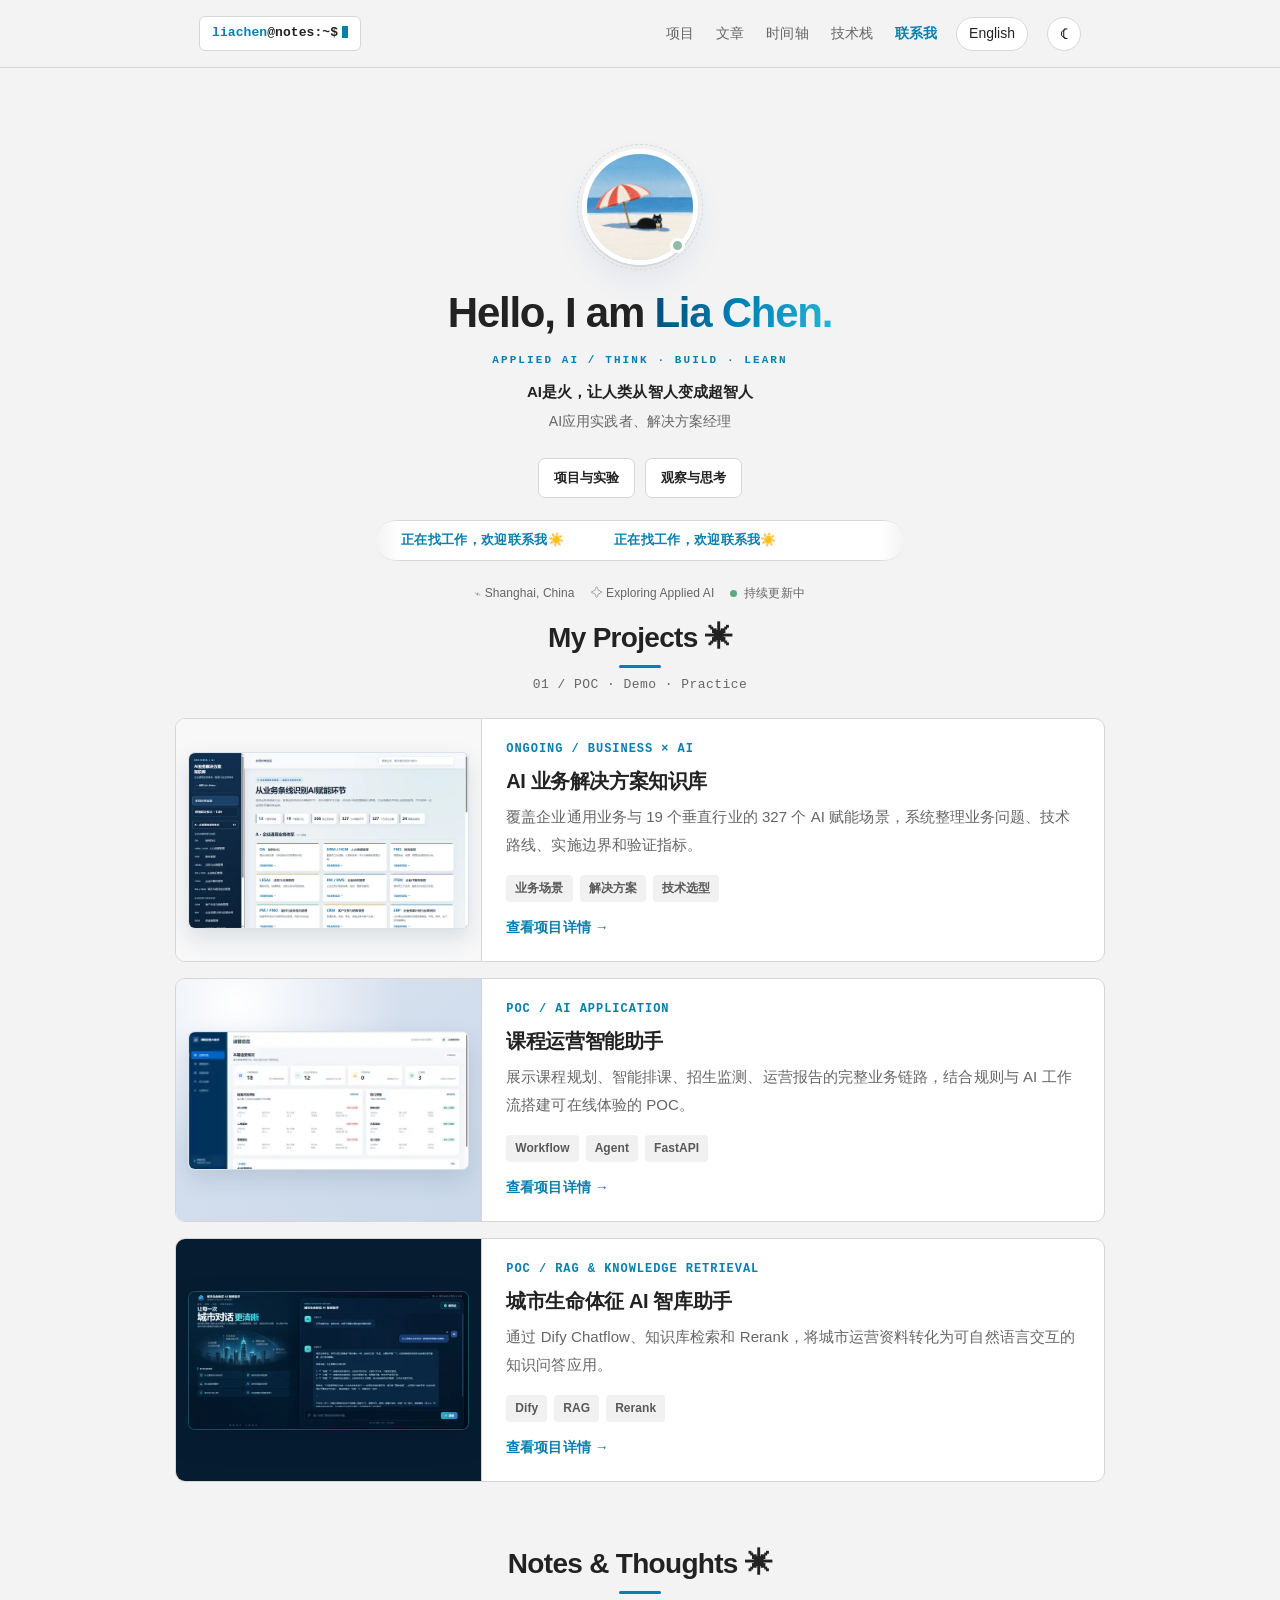
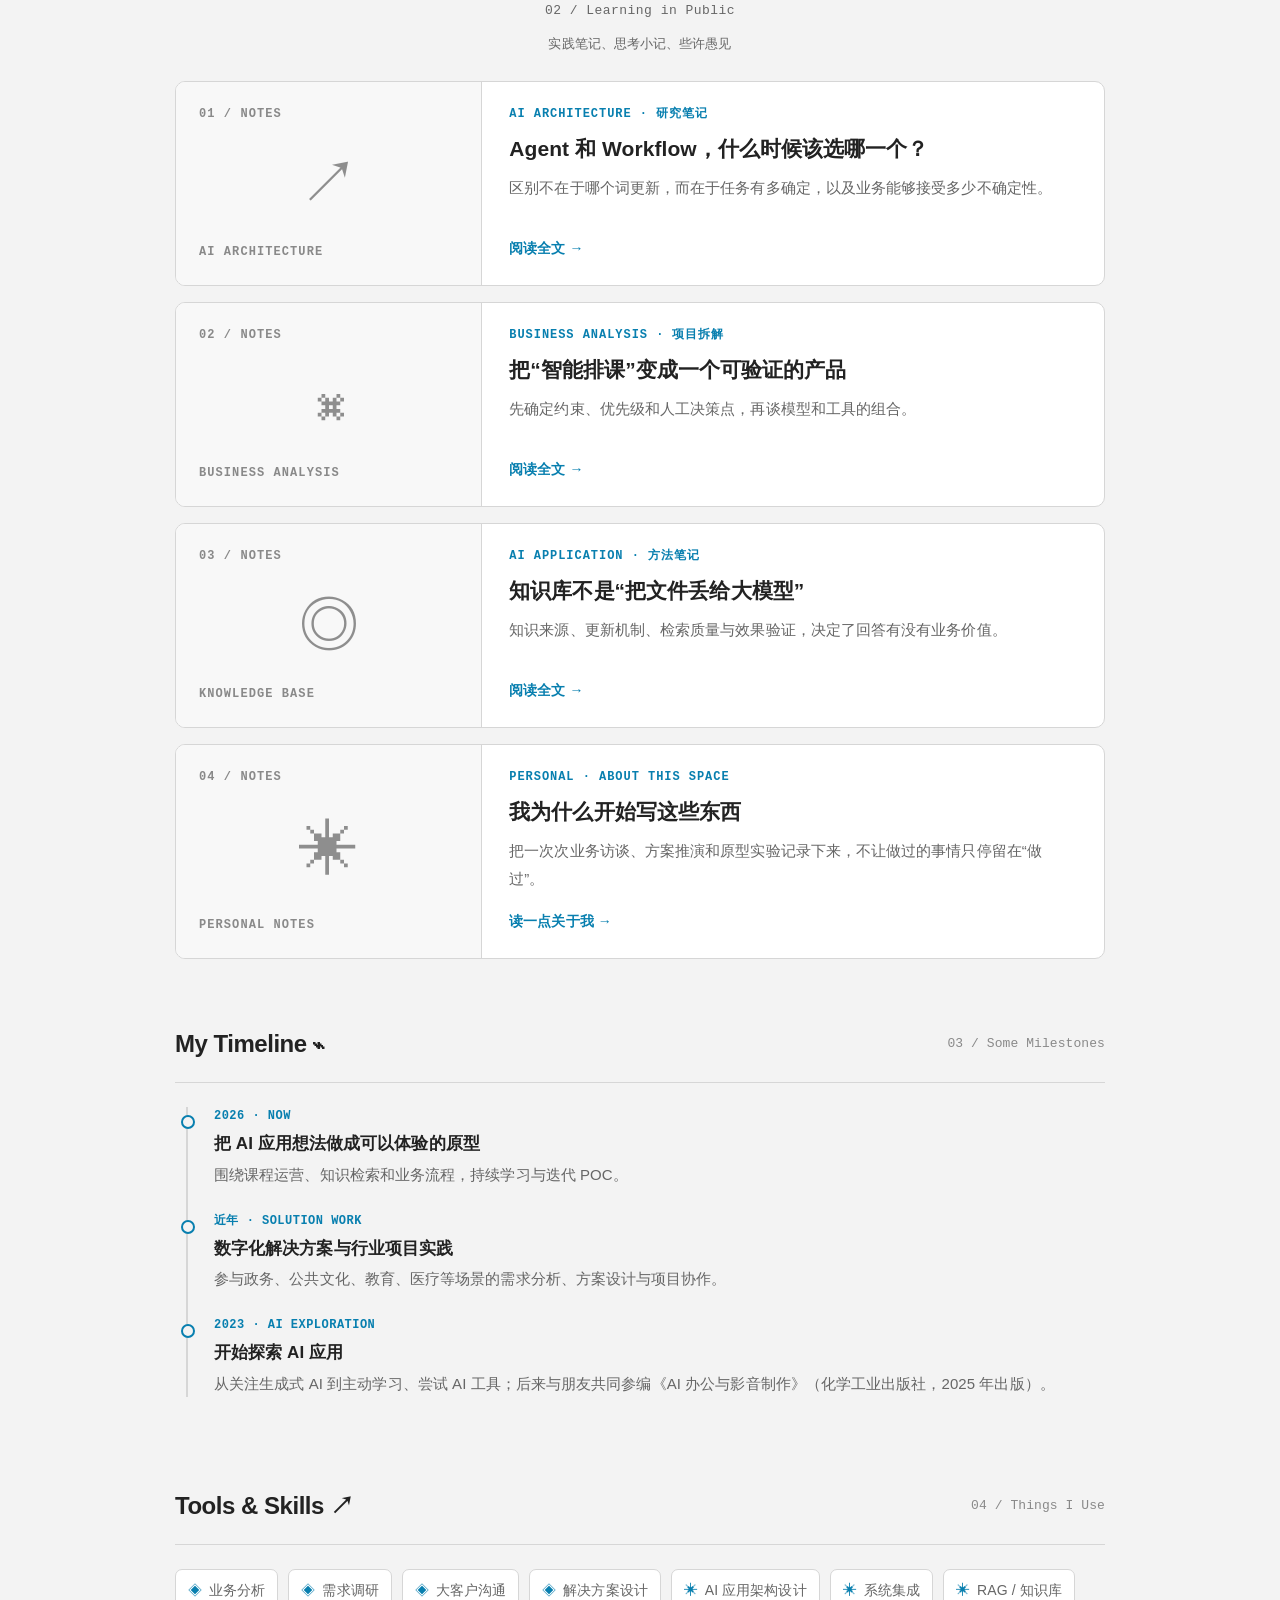
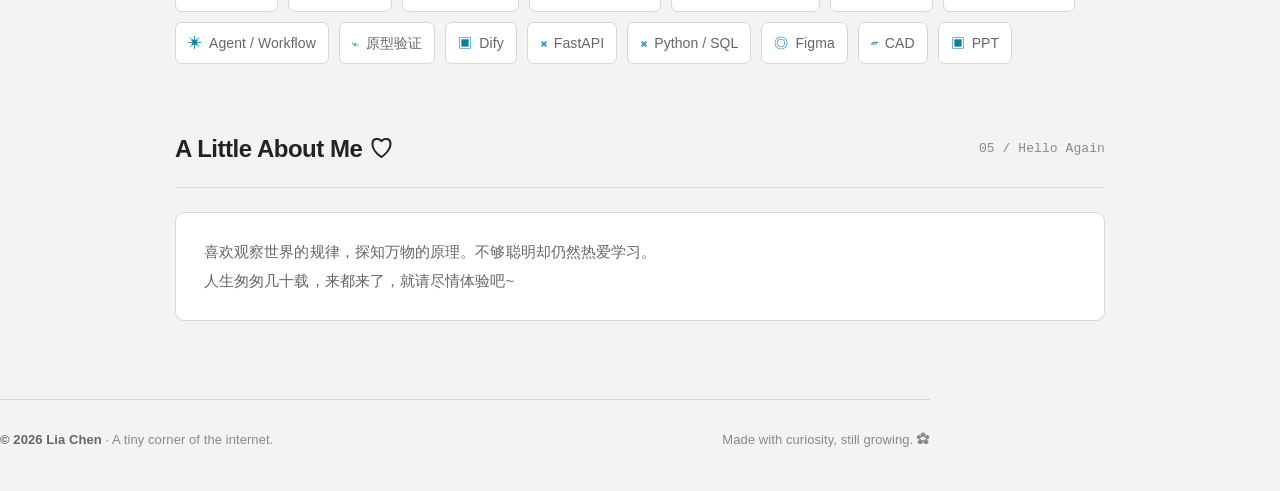
<file: index.html>
<!doctype html><html lang="zh-CN"><head><meta charset="utf-8"><meta name="viewport" content="width=device-width,initial-scale=1"><meta name="color-scheme" content="light dark"><meta name="description" content="Lia Chen 的个人网站：AI 应用解决方案、POC 作品与业务分析笔记。"><title>Home · Lia's Notes</title><link rel="stylesheet" href="assets/style.css?v=20261021resume"></head><body><header class="site-header"><nav class="wrap nav" aria-label="主导航"><a class="brand" href="index.html"><span class="user">liachen</span>@notes:~$<span aria-hidden="true" class="cursor"></span></a><div class="nav-right"><div class="nav-links"><a href="index.html#projects">项目</a><a href="index.html#notes">文章</a><a href="index.html#timeline">时间轴</a><a href="index.html#stack">技术栈</a><a href="contact.html" class="nav-contact">联系我</a></div><button type="button" class="lang-btn" data-lang-toggle aria-label="Switch to English">English</button><button type="button" class="theme-btn" data-theme-toggle aria-label="切换深浅色模式">☾</button></div></nav></header><main><section class="hero wrap" id="top"><div class="avatar"><img class="avatar-image" src="assets/avatar-beach-umbrella-cat.png" alt="海边遮阳伞下戴墨镜的黑猫头像" width="106" height="106" style="border-radius:50%"><i class="avatar-dot" aria-hidden="true"></i></div><h1>Hello, I am <span>Lia Chen.</span></h1><div class="eyebrow">APPLIED AI / THINK · BUILD · LEARN</div><p class="hero-slogan">AI是火，让人类从智人变成超智人</p><p class="hero-role">AI应用实践者、解决方案经理</p><div class="hero-actions"><a class="small-btn" href="#projects">项目与实验</a><a class="small-btn" href="#notes">观察与思考</a></div><div class="job-ticker" role="note"><span class="job-ticker-accessible">正在找工作，欢迎联系我☀️</span><div class="job-ticker-track" aria-hidden="true"><span class="job-ticker-line">正在找工作，欢迎联系我☀️</span><span class="job-ticker-line">正在找工作，欢迎联系我☀️</span></div></div><div class="hero-bottom"><span>⌁ <b>Shanghai, China</b></span><span>✧ <b>Exploring Applied AI</b></span><span class="update-status"><span class="status-dot" aria-hidden="true"></span><b>持续更新中</b></span></div></section>
<section class="section wrap" id="projects"><div class="section-head"><h2>My Projects <span aria-hidden="true">✳</span></h2><span class="h-sub">01 / POC · Demo · Practice</span></div><div class="project-list">
<a class="project-card project-card-link" href="projects/industry-ai-solutions.html" aria-label="查看 AI 业务解决方案知识库项目详情"><div class="art art-industries" aria-hidden="true"><img class="project-shot" src="assets/ai-solutions-knowledge-base-thumb.webp" alt="" width="720" height="450" loading="lazy"></div><div class="project-info"><div class="overline">ONGOING / BUSINESS × AI</div><h3>AI 业务解决方案知识库</h3><p>覆盖企业通用业务与 19 个垂直行业的 327 个 AI 赋能场景，系统整理业务问题、技术路线、实施边界和验证指标。</p><div class="tags"><span class="tag">业务场景</span><span class="tag">解决方案</span><span class="tag">技术选型</span></div><span class="text-link">查看项目详情 →</span></div></a>
<a class="project-card project-card-link" href="projects/course-operations.html" aria-label="查看课程运营智能助手项目详情"><div class="art art-course" aria-hidden="true"><img class="project-shot" src="assets/course-operations-overview.webp" alt="" width="580" height="285" loading="lazy"></div><div class="project-info"><div class="overline">POC / AI Application</div><h3>课程运营智能助手</h3><p>展示课程规划、智能排课、招生监测、运营报告的完整业务链路，结合规则与 AI 工作流搭建可在线体验的 POC。</p><div class="tags"><span class="tag">Workflow</span><span class="tag">Agent</span><span class="tag">FastAPI</span></div><span class="text-link">查看项目详情 →</span></div></a>
<a class="project-card project-card-link" href="projects/city-vitals.html" aria-label="查看城市生命体征 AI 智库助手项目详情"><div class="art art-city" aria-hidden="true"><img class="project-shot" src="assets/city-vitals-assistant-thumb.webp" alt="" width="720" height="354" loading="lazy"></div><div class="project-info"><div class="overline">POC / RAG & Knowledge Retrieval</div><h3>城市生命体征 AI 智库助手</h3><p>通过 Dify Chatflow、知识库检索和 Rerank，将城市运营资料转化为可自然语言交互的知识问答应用。</p><div class="tags"><span class="tag">Dify</span><span class="tag">RAG</span><span class="tag">Rerank</span></div><span class="text-link">查看项目详情 →</span></div></a>
</div></section>
<section class="section wrap" id="notes"><div class="section-head"><h2>Notes & Thoughts <span aria-hidden="true">✳</span></h2><span class="h-sub">02 / Learning in Public</span></div><p class="section-note">实践笔记、思考小记、些许愚见</p><div class="notes">
<a class="note-card" href="notes/agent-workflow.html"><div class="note-visual"><span class="note-number">01 / NOTES</span><span class="note-mark">↗</span><span class="note-topic">AI ARCHITECTURE</span></div><div class="note-copy"><span class="overline">AI ARCHITECTURE · 研究笔记</span><h3>Agent 和 Workflow，什么时候该选哪一个？</h3><p>区别不在于哪个词更新，而在于任务有多确定，以及业务能够接受多少不确定性。</p><span class="text-link">阅读全文 →</span></div></a>
<a class="note-card" href="notes/scheduling.html"><div class="note-visual"><span class="note-number">02 / NOTES</span><span class="note-mark">⌘</span><span class="note-topic">BUSINESS ANALYSIS</span></div><div class="note-copy"><span class="overline">BUSINESS ANALYSIS · 项目拆解</span><h3>把“智能排课”变成一个可验证的产品</h3><p>先确定约束、优先级和人工决策点，再谈模型和工具的组合。</p><span class="text-link">阅读全文 →</span></div></a>
<a class="note-card" href="notes/knowledge-base.html"><div class="note-visual"><span class="note-number">03 / NOTES</span><span class="note-mark">◎</span><span class="note-topic">KNOWLEDGE BASE</span></div><div class="note-copy"><span class="overline">AI APPLICATION · 方法笔记</span><h3>知识库不是“把文件丢给大模型”</h3><p>知识来源、更新机制、检索质量与效果验证，决定了回答有没有业务价值。</p><span class="text-link">阅读全文 →</span></div></a>
<a class="note-card" href="#about"><div class="note-visual"><span class="note-number">04 / NOTES</span><span class="note-mark">✳</span><span class="note-topic">PERSONAL NOTES</span></div><div class="note-copy"><span class="overline">PERSONAL · About this space</span><h3>我为什么开始写这些东西</h3><p>把一次次业务访谈、方案推演和原型实验记录下来，不让做过的事情只停留在“做过”。</p><span class="text-link">读一点关于我 →</span></div></a>
</div></section>
<section class="section wrap" id="timeline"><div class="section-head"><h2>My Timeline <span aria-hidden="true">⌁</span></h2><span class="h-sub">03 / Some Milestones</span></div><div class="timelines"><div class="time"><div class="time-date">2026 · NOW</div><h3>把 AI 应用想法做成可以体验的原型</h3><p>围绕课程运营、知识检索和业务流程，持续学习与迭代 POC。</p></div><div class="time"><div class="time-date">近年 · SOLUTION WORK</div><h3>数字化解决方案与行业项目实践</h3><p>参与政务、公共文化、教育、医疗等场景的需求分析、方案设计与项目协作。</p></div><div class="time"><div class="time-date">2023 · AI EXPLORATION</div><h3>开始探索 AI 应用</h3><p>从关注生成式 AI 到主动学习、尝试 AI 工具；后来与朋友共同参编《AI 办公与影音制作》（化学工业出版社，2025 年出版）。</p></div></div></section>
<section class="section wrap" id="stack"><div class="section-head"><h2>Tools & Skills <span aria-hidden="true">↗</span></h2><span class="h-sub">04 / Things I Use</span></div><div class="stack"><span class="stack-pill"><em>◈</em> 业务分析</span><span class="stack-pill"><em>◈</em> 需求调研</span><span class="stack-pill"><em>◈</em> 大客户沟通</span><span class="stack-pill"><em>◈</em> 解决方案设计</span><span class="stack-pill"><em>✳</em> AI 应用架构设计</span><span class="stack-pill"><em>✳</em> 系统集成</span><span class="stack-pill"><em>✳</em> RAG / 知识库</span><span class="stack-pill"><em>✳</em> Agent / Workflow</span><span class="stack-pill"><em>⌁</em> 原型验证</span><span class="stack-pill"><em>▣</em> Dify</span><span class="stack-pill"><em>⌘</em> FastAPI</span><span class="stack-pill"><em>⌘</em> Python / SQL</span><span class="stack-pill"><em>◎</em> Figma</span><span class="stack-pill"><em>▱</em> CAD</span><span class="stack-pill"><em>▣</em> PPT</span></div></section>
<section class="section wrap" id="about"><div class="section-head"><h2>A Little About Me <span aria-hidden="true">♡</span></h2><span class="h-sub">05 / Hello Again</span></div><div class="about-card"><p>喜欢观察世界的规律，探知万物的原理。不够聪明却仍然热爱学习。<br>人生匆匆几十载，来都来了，就请尽情体验吧~</p></div></section></main><footer class="wrap endnote"><span><b>© <span data-year>2026</span> Lia Chen</b> · A tiny corner of the internet.</span><span>Made with curiosity, still growing. ✿</span></footer><script src="assets/i18n.js?v=20261022job-sun" defer></script><script src="assets/main.js?v=20261020case" defer></script><!-- Cloudflare Web Analytics --><script type="module" src="https://static.cloudflareinsights.com/beacon.min.js" data-cf-beacon='{"token":"1029e329949f418ba91fe590e9050219"}'></script><!-- End Cloudflare Web Analytics -->
</body></html>
</file>
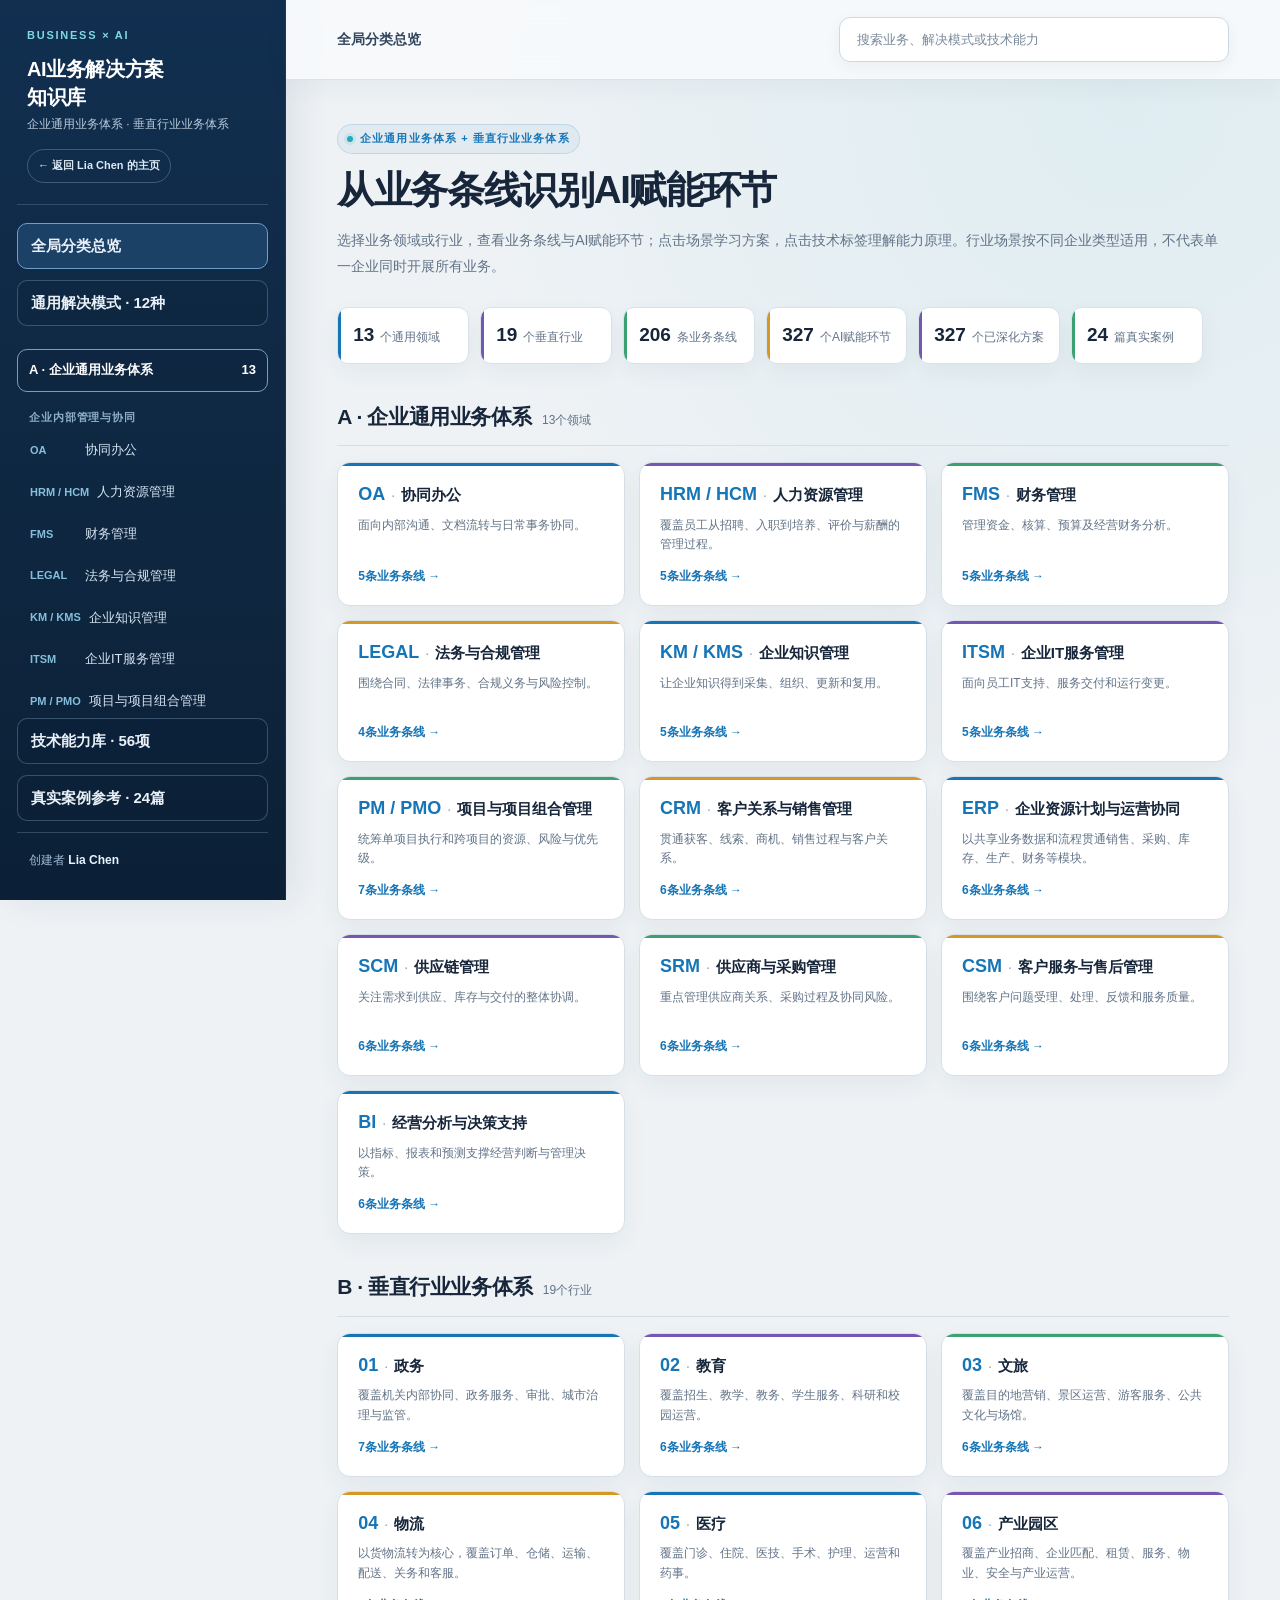
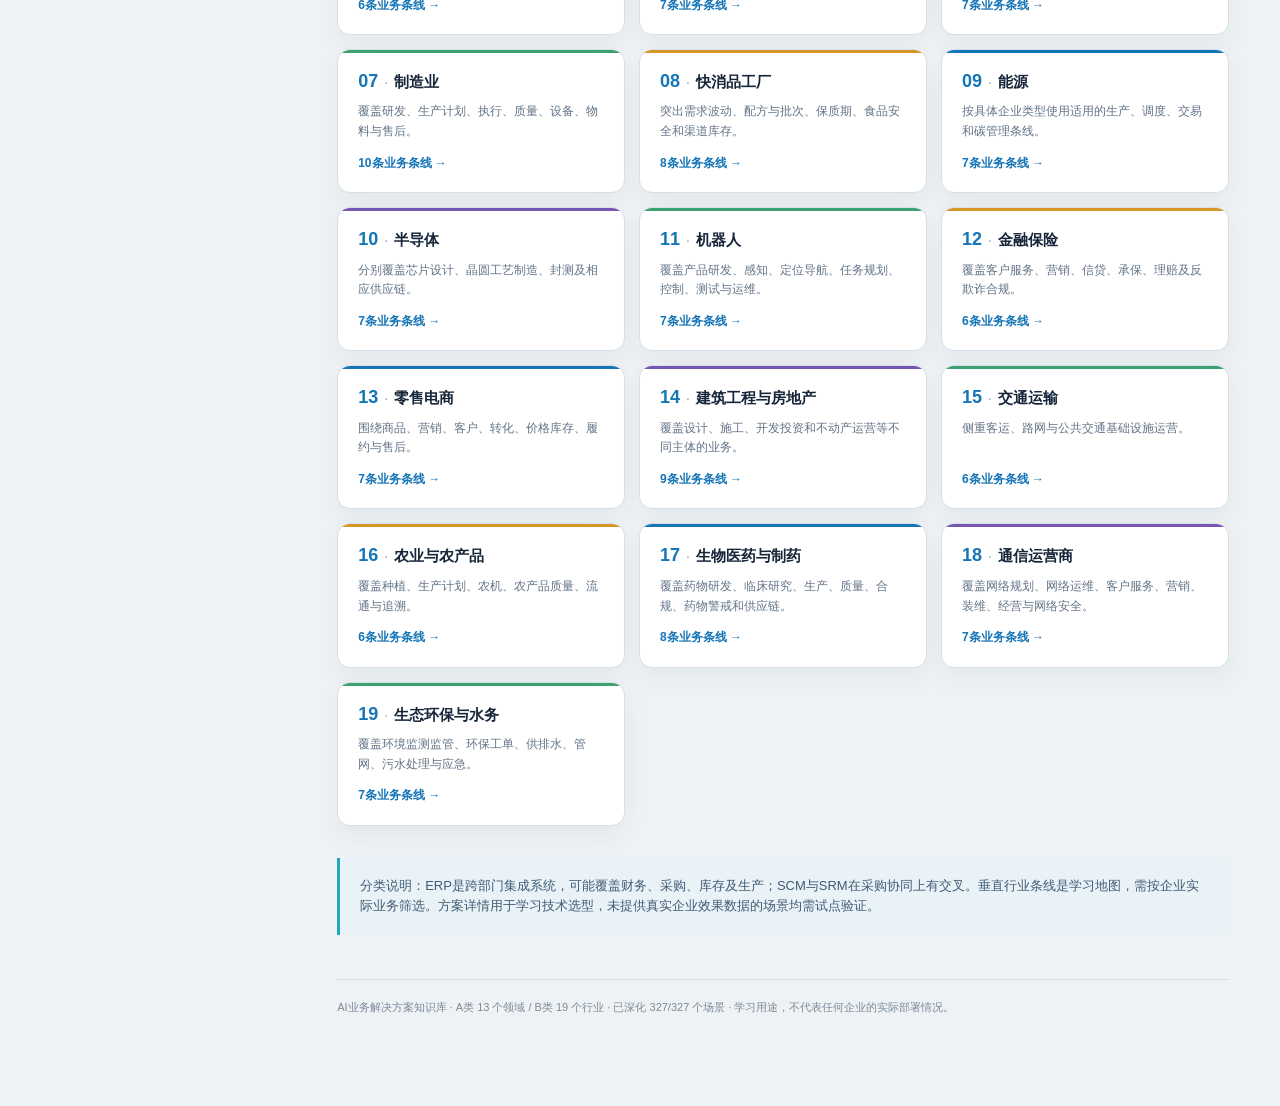
<file: demos/ai-solutions/index.html>
<!doctype html>
<html lang="zh-CN">
<head>
  <meta charset="utf-8">
  <meta name="viewport" content="width=device-width, initial-scale=1">
  <meta name="color-scheme" content="light">
  <title>AI业务解决方案知识库｜企业通用与垂直行业</title>
  <style>
    :root { --nav:#142b49; --nav-soft:#213b5c; --ink:#18283b; --muted:#65758a; --line:#dde5ec; --surface:#fff; --bg:#f4f6f8; --accent:#24609c; --accent-pale:#eaf2fa; --focus:#1f69a9; }
    * { box-sizing:border-box; }
    html { scroll-behavior:smooth; }
    body { margin:0; color:var(--ink); background:var(--bg); font:15px/1.6 "Microsoft YaHei UI","Microsoft YaHei","PingFang SC","Noto Sans CJK SC",sans-serif; }
    button, input { font:inherit; }
    button { cursor:pointer; }
    button:focus-visible, input:focus-visible, select:focus-visible { outline:3px solid #8ab8e7; outline-offset:2px; }
    .app { min-height:100vh; display:grid; grid-template-columns:270px minmax(0,1fr); }
    .sidebar { background:var(--nav); color:#eaf0f7; padding:24px 15px 28px; position:sticky; top:0; align-self:start; height:100vh; overflow-y:auto; }
    .brand { padding:0 12px 20px; border-bottom:1px solid #36506e; }
    .brand-kicker { color:#a8c3df; font-size:11px; font-weight:700; letter-spacing:.14em; }
    .brand-title { margin:8px 0 4px; color:#fff; font-size:18px; line-height:1.4; font-weight:700; }
    .brand-subtitle { margin:0; color:#b8c8d9; font-size:12px; }
    .nav-home { width:100%; margin:18px 0 11px; padding:10px 13px; background:transparent; color:#eaf0f7; border:1px solid #4b6380; border-radius:8px; text-align:left; font-weight:600; }
    .nav-home:hover, .nav-home.active { background:#2b4e75; border-color:#6e95bf; }
    .nav-tech { margin:0 0 11px; }
    .nav-group { margin:17px 0 5px; padding:0 12px; color:#9fb8d2; font-size:11px; font-weight:700; letter-spacing:.04em; }
    .nav-system { display:flex; align-items:center; justify-content:space-between; width:100%; margin:12px 0 5px; padding:10px 11px; border:1px solid #425f7c; border-radius:7px; background:#1b3655; color:#fff; text-align:left; font-size:13px; font-weight:700; }
    .nav-system:hover { background:#294769; }
    .nav-system[aria-expanded="true"] { border-color:#779ec2; }
    .nav-system-panel[hidden] { display:none; }
    .nav-system-panel .nav-item { padding-left:13px; }
    .nav-item { display:flex; align-items:center; gap:8px; width:100%; margin:3px 0; padding:9px 11px; color:#dbe7f2; background:transparent; border:0; border-radius:8px; text-align:left; font-size:13px; }
    .nav-item:hover, .nav-item.active { background:var(--nav-soft); color:#fff; }
    .nav-item.active { box-shadow:inset 3px 0 0 #83b8e6; }
    .nav-code { flex:none; min-width:47px; color:#a8c7e6; font-size:11px; font-weight:700; }
    .nav-name { min-width:0; flex:1; }
    .main { min-width:0; }
    .topbar { position:sticky; top:0; z-index:10; display:flex; align-items:center; gap:18px; min-height:76px; padding:15px clamp(24px,4vw,58px); background:rgba(255,255,255,.97); border-bottom:1px solid var(--line); }
    .topbar-title { margin:0; flex:1; font-size:15px; font-weight:700; white-space:nowrap; overflow:hidden; text-overflow:ellipsis; }
    .search-wrap { position:relative; flex:0 1 390px; }
    .search-wrap input { width:100%; height:42px; padding:0 39px 0 15px; border:1px solid #c7d3df; border-radius:8px; background:#f9fbfd; color:var(--ink); font-size:13px; }
    .search-wrap input::placeholder { color:#78889a; }
    .clear-search { position:absolute; right:8px; top:7px; width:28px; height:28px; border:0; border-radius:5px; background:transparent; color:var(--muted); font-size:20px; line-height:1; }
    .clear-search:hover { background:#e7eef5; }
    .content { max-width:1350px; margin:0 auto; padding:36px clamp(24px,4vw,58px) 72px; }
    .eyebrow { margin:0 0 8px; color:var(--accent); font-size:12px; font-weight:700; letter-spacing:.1em; }
    h1 { margin:0; font-size:clamp(25px,2.4vw,34px); line-height:1.3; letter-spacing:-.025em; }
    .intro { max-width:850px; margin:13px 0 0; color:var(--muted); font-size:14px; }
    .stats { display:flex; flex-wrap:wrap; gap:10px; margin:24px 0 30px; }
    .stat { display:flex; align-items:baseline; gap:6px; padding:9px 13px; background:#fff; border:1px solid var(--line); border-radius:7px; color:var(--muted); font-size:12px; }
    .stat strong { color:var(--ink); font-size:17px; }
    .section-title { display:flex; align-items:baseline; gap:10px; margin:32px 0 14px; border-bottom:1px solid var(--line); padding-bottom:10px; }
    .section-title h2 { margin:0; font-size:18px; }
    .section-title span { color:var(--muted); font-size:12px; }
    .overview-grid { display:grid; grid-template-columns:repeat(auto-fit,minmax(250px,1fr)); gap:12px; }
    .domain-card { display:flex; flex-direction:column; width:100%; min-height:128px; padding:14px 17px; background:var(--surface); border:1px solid var(--line); border-radius:10px; text-align:left; box-shadow:0 1px 2px rgba(20,43,73,.025); transition:border-color .15s,transform .15s; }
    .domain-card:hover { border-color:#9ebbd7; transform:translateY(-2px); }
    .card-heading { display:flex; align-items:baseline; flex-wrap:wrap; column-gap:6px; line-height:1.35; }
    .card-code { flex:none; color:var(--accent); font-size:19px; font-weight:700; }
    .card-separator { color:#8ba0b4; font-size:14px; }
    .card-title { color:var(--ink); font-size:15px; font-weight:700; }
    .card-summary { flex:1; margin-top:7px; color:var(--muted); font-size:12px; line-height:1.5; }
    .card-foot { margin-top:9px; color:var(--accent); font-size:12px; font-weight:600; }
    .context-note { margin-top:30px; padding:16px 19px; background:#edf3f8; border-left:3px solid #6c95bb; border-radius:0 7px 7px 0; color:#405a73; font-size:13px; }
    .pending-list { margin-top:16px; padding:14px 18px; background:#fff; border:1px solid var(--line); border-radius:8px; }
    .pending-list summary { cursor:pointer; color:#335979; font-size:13px; font-weight:700; }
    .pending-group { padding:12px 0 4px; border-top:1px solid #e9eef3; }
    .pending-group:first-of-type { margin-top:13px; }
    .pending-group h3 { margin:0 0 5px; font-size:13px; }
    .pending-group p { margin:4px 0; color:var(--muted); font-size:12px; line-height:1.7; }
    .back-link { display:inline-flex; align-items:center; gap:5px; margin:0 0 23px; padding:0; background:transparent; border:0; color:var(--accent); font-size:13px; font-weight:600; }
    .back-link:hover { text-decoration:underline; }
    .detail-header { display:flex; justify-content:space-between; gap:20px; align-items:flex-start; }
    .detail-code { display:inline-block; margin:0 0 7px; padding:3px 8px; background:var(--accent-pale); color:var(--accent); border-radius:4px; font-size:12px; font-weight:700; }
    .detail-desc { max-width:860px; margin:10px 0 0; color:var(--muted); font-size:14px; }
    .detail-count { flex:none; margin-top:8px; color:var(--muted); font-size:12px; }
    .relation-note { margin:22px 0 3px; padding:12px 15px; background:#edf3f8; border-left:3px solid #7ca5c6; border-radius:0 6px 6px 0; color:#425d78; font-size:13px; }
    .column-headings { display:grid; grid-template-columns:minmax(170px,26%) minmax(0,1fr); margin:34px 0 14px; padding-bottom:10px; border-bottom:1px solid var(--line); }
    .column-headings h2 { margin:0; font-size:18px; }
    .column-headings h2:first-child { padding-left:46px; }
    .column-headings h2:last-child { padding-left:20px; }
    .line-list { display:grid; gap:12px; }
    .line-card { display:grid; grid-template-columns:minmax(170px,26%) minmax(0,1fr); background:var(--surface); border:1px solid var(--line); border-radius:9px; overflow:hidden; }
    .line-side { display:flex; align-items:flex-start; gap:10px; padding:19px 16px 18px 19px; background:#f9fbfd; border-right:1px solid var(--line); }
    .line-index { flex:none; margin-top:2px; color:#7993aa; font-size:11px; font-weight:700; }
    .line-toggle { display:flex; align-items:flex-start; justify-content:space-between; gap:8px; width:100%; padding:0; border:0; background:transparent; text-align:left; color:var(--ink); font-size:15px; font-weight:700; line-height:1.5; }
    .line-toggle:hover { color:var(--accent); }
    .chevron { color:#7891aa; font-size:13px; transform:rotate(0deg); transition:transform .15s; }
    .line-card.collapsed .chevron { transform:rotate(-90deg); }
    .line-content { padding:17px 20px 18px; min-width:0; }
    .ai-list { display:flex; flex-wrap:wrap; gap:8px; margin:0; padding:0; list-style:none; }
    .ai-list li { padding:6px 10px; background:#f0f5fa; border:1px solid #dce8f2; border-radius:5px; color:#264763; font-size:13px; }
    .line-card.collapsed .line-content { display:none; }
    .learning-layout { display:grid; grid-template-columns:minmax(410px,45%) minmax(0,1fr); gap:18px; align-items:start; margin-top:30px; }
    .business-pane { min-width:0; }
    .business-pane .column-headings { grid-template-columns:minmax(130px,38%) minmax(0,1fr); margin:0 0 11px; }
    .business-pane .column-headings h2 { font-size:15px; }
    .business-pane .column-headings h2:first-child { padding-left:31px; }
    .business-pane .column-headings h2:last-child { padding-left:13px; }
    .business-pane .line-list { gap:8px; }
    .business-pane .line-card { grid-template-columns:minmax(130px,38%) minmax(0,1fr); }
    .business-pane .line-side { gap:7px; padding:13px 10px 12px 12px; }
    .business-pane .line-toggle { font-size:13px; }
    .business-pane .line-content { padding:10px 11px; }
    .business-pane .ai-list { gap:5px; }
    .business-pane .ai-list li { padding:0; border:0; background:transparent; }
    .scene-button { width:100%; padding:5px 7px; border:1px solid #d6e3ef; border-radius:5px; background:#f1f6fa; color:#254963; text-align:left; font-size:12px; line-height:1.4; }
    .scene-button:hover, .scene-button.active { border-color:#80aacd; background:#e5f0f9; }
    .scene-button.active { box-shadow:inset 2px 0 0 var(--accent); }
    .scene-button.pending { background:#f8f9fb; border-color:#e3e7eb; color:#566777; }
    .scene-status { margin-left:5px; color:#82909c; font-size:10px; white-space:nowrap; }
    .pane-summary { margin:0 0 12px; color:var(--muted); font-size:12px; }
    .solution-pane { position:sticky; top:94px; max-height:calc(100vh - 110px); overflow:auto; min-width:0; background:#fff; border:1px solid var(--line); border-radius:10px; }
    .solution-inner { padding:22px 25px 28px; }
    .solution-kicker { color:var(--accent); font-size:11px; font-weight:700; letter-spacing:.06em; }
    .solution-title { margin:6px 0 5px; font-size:21px; line-height:1.35; }
    .solution-path { margin:0 0 15px; color:var(--muted); font-size:12px; }
    .solution-status { display:inline-block; margin:7px 0 0; padding:3px 7px; border-radius:4px; background:#edf5ed; color:#3b6941; font-size:11px; font-weight:700; }
    .solution-status.pending { background:#f3f5f7; color:#66798b; }
    .solution-empty { padding:50px 28px; color:var(--muted); text-align:center; }
    .solution-empty h2 { margin:0 0 7px; color:var(--ink); font-size:19px; }
    .solution-empty p { margin:0; font-size:13px; }
    .module { padding:17px 0; border-bottom:1px solid #e6edf3; }
    .module:last-child { border-bottom:0; }
    .module h3 { margin:0 0 8px; font-size:15px; }
    .module p { margin:6px 0; color:#40536a; font-size:13px; line-height:1.8; }
    .module p strong { color:var(--ink); }
    .module ul, .module ol { margin:7px 0 0; padding-left:21px; color:#40536a; font-size:13px; line-height:1.75; }
    .module li + li { margin-top:7px; }
    .path-step { display:flex; flex-wrap:wrap; gap:5px 9px; align-items:baseline; }
    .task-flow { display:grid; gap:7px; margin-top:10px; }
    .task-node { position:relative; padding:10px 12px 10px 15px; border:1px solid var(--line); border-left:3px solid #95adc1; border-radius:6px; background:#fafcfe; }
    .task-node + .task-node:before { content:"↓"; position:absolute; top:-18px; left:13px; color:#8ba3b8; font-weight:700; }
    .task-node[data-owner="AI"] { border-left-color:#517aaf; }
    .task-node[data-owner="人工"] { border-left-color:#7d8c9b; }
    .task-top { display:flex; align-items:baseline; gap:8px; }
    .task-number { color:#718aa1; font-size:11px; font-weight:700; }
    .task-owner { margin-left:auto; color:#586d7e; font-size:11px; white-space:nowrap; }
    .task-node p { margin:4px 0 0; font-size:12px; }
    .decision-details { margin-top:9px; border-top:1px solid var(--line); padding-top:7px; }
    .decision-details summary { width:max-content; color:#13527c; font-size:12px; font-weight:700; cursor:pointer; }
    .decision-details summary:hover { text-decoration:underline; }
    .decision-details summary:focus-visible { outline:2px solid #397ba9; outline-offset:3px; }
    .decision-list { display:grid; gap:8px; margin-top:9px; }
    .decision-item { padding:9px 10px; border:1px solid var(--line); border-radius:6px; background:#fff; }
    .decision-item h4 { margin:0 0 5px; color:#173c60; font-size:12px; }
    .decision-item p { margin:4px 0 0; line-height:1.6; }
    .decision-status { margin:7px 0 0; color:#6b7785; font-size:11px; }
    .tag-row { display:flex; flex-wrap:wrap; gap:6px; margin:10px 0 0; }
    .tech-tag { padding:3px 8px; border:1px solid transparent; border-radius:5px; font-size:11px; font-weight:700; line-height:1.45; }
    .tech-tag:hover { filter:brightness(.95); transform:translateY(-1px); }
    .tone-blue { background:#e9f2fc; border-color:#cbdff4; color:#194c7c; }
    .tone-indigo { background:#eef0fb; border-color:#d7def4; color:#374e91; }
    .tone-teal { background:#e7f5f2; border-color:#c7e5de; color:#176355; }
    .tone-purple { background:#f1ecfa; border-color:#ded1f3; color:#654390; }
    .tone-orange { background:#fff2e6; border-color:#f2dac3; color:#895018; }
    .tone-cyan { background:#e8f5f7; border-color:#cde5e9; color:#256277; }
    .tone-green { background:#ecf5e9; border-color:#d1e5cd; color:#3d6635; }
    .tone-amber { background:#faf3e2; border-color:#ecdcb3; color:#725612; }
    .tone-slate { background:#eef1f4; border-color:#dbe2e8; color:#44596b; }
    .pattern-list { display:flex; flex-direction:column; gap:9px; margin:24px 0; }
    .pattern-groups { display:flex; flex-direction:column; gap:25px; margin:24px 0; }
    .pattern-group { padding:17px 18px 18px; border-left:3px solid #9bb5c9; border-radius:0 8px 8px 0; background:#f4f7fa; }
    .pattern-group-heading { display:flex; align-items:baseline; gap:12px; margin-bottom:5px; color:var(--ink); }
    .pattern-group-heading span { color:#557b99; font-size:13px; font-weight:700; }
    .pattern-group-heading h2 { margin:0; font-size:19px; }
    .pattern-group-question { margin:0 0 13px; color:#526d82; font-size:13px; }
    .pattern-group .pattern-list { margin:0; }
    .pattern-row { display:grid; grid-template-columns:44px minmax(210px,1fr) minmax(220px,auto) 20px; align-items:center; gap:17px; width:100%; min-height:78px; padding:13px 18px; border:1px solid var(--line); border-radius:9px; background:#fff; text-align:left; }
    .pattern-row:hover,.pattern-row:focus-visible { border-color:#79a9cb; background:#fbfdff; box-shadow:0 2px 9px #0b315112; }
    .pattern-row-number { color:#507c9d; font-size:15px; font-weight:700; }
    .pattern-row-main strong { display:block; color:var(--ink); font-size:16px; }
    .pattern-row-main small { display:block; margin-top:3px; color:var(--muted); font-size:12px; line-height:1.5; }
    .pattern-row-tags { display:flex; flex-wrap:wrap; justify-content:flex-end; gap:5px; }
    .pattern-row-arrow { color:#5a83a4; font-size:20px; text-align:right; }
    .pattern-overlay { position:fixed; z-index:80; inset:0; display:flex; justify-content:flex-end; background:rgba(13,29,48,.48); }
    .pattern-drawer { display:flex; flex-direction:column; width:min(980px,68vw); height:100vh; background:#fff; box-shadow:-14px 0 40px #071b3150; animation:pattern-slide .22s ease-out; }
    @keyframes pattern-slide { from { transform:translateX(36px); opacity:.8; } to { transform:translateX(0); opacity:1; } }
    .pattern-drawer-head { flex:none; display:flex; align-items:flex-start; justify-content:space-between; gap:18px; padding:18px 28px 15px; border-bottom:1px solid var(--line); background:#fff; }
    .pattern-drawer-head p { margin:0 0 3px; color:#527592; font-size:12px; font-weight:700; }
    .pattern-drawer-head .pattern-category-note { margin-top:5px; font-weight:400; }
    .pattern-drawer-head h2 { margin:0; color:var(--ink); font-size:23px; line-height:1.3; }
    .pattern-head-actions { display:flex; align-items:center; gap:7px; }
    .pattern-switch { padding:5px 8px; border:1px solid #d4e1eb; border-radius:5px; background:#f5f9fc; color:#245b80; font-size:11px; white-space:nowrap; }
    .pattern-switch:disabled { color:#9aaab7; cursor:default; }
    .pattern-drawer-scroll { flex:1; overflow-y:auto; overscroll-behavior:contain; padding:22px 32px 48px; }
    .pattern-drawer-intro { margin:0 0 26px; color:#4a657d; font-size:14px; }
    .pattern-section { padding:20px 0; border-top:1px solid #e3eaf0; }
    .pattern-section:first-of-type { border-top:0; }
    .pattern-section h3 { margin:0 0 13px; font-size:18px; color:var(--ink); }
    .pattern-section p { margin:7px 0; font-size:13px; line-height:1.75; color:#3e566b; }
    .pattern-section h4 { margin:11px 0 5px; font-size:13px; color:var(--ink); }
    .pattern-section ul { margin:6px 0; padding-left:20px; color:#3e566b; font-size:13px; line-height:1.75; }
    .pattern-section-number { display:inline-grid; place-items:center; width:25px; height:25px; margin-right:9px; border-radius:6px; background:#e8f0f7; color:#205b85; font-size:12px; }
    .pattern-io { display:grid; grid-template-columns:1fr 1fr; gap:14px; }
    .pattern-io > div { padding:11px 13px; border-radius:7px; background:#f5f8fb; }
    .pattern-flow { position:relative; display:flex; flex-direction:column; gap:0; margin:12px 0 4px 10px; padding-left:26px; border-left:2px solid #bcd2e1; }
    .pattern-phase { margin:10px 0 8px -15px; padding:3px 8px; align-self:flex-start; background:#e9f1f6; border-radius:4px; color:#356384; font-size:11px; font-weight:700; }
    .pattern-step { position:relative; margin:0 0 12px; padding:12px 16px; background:#f8fbfd; border:1px solid #dce7ef; border-radius:8px; }
    .pattern-step::before { content:""; position:absolute; top:20px; left:-33px; width:10px; height:10px; border:2px solid #6496b9; border-radius:50%; background:#fff; }
    .pattern-step:not(:last-child)::after { content:"↓"; position:absolute; left:-35px; bottom:-15px; color:#5686a7; font-size:16px; }
    .pattern-step-head { display:flex; align-items:center; gap:8px; flex-wrap:wrap; }
    .pattern-step-head strong { color:var(--ink); font-size:14px; }
    .pattern-step-head small { color:#5d7e98; font-weight:700; }
    .pattern-step p { margin:5px 0; }
    .pattern-step .tag-row { margin-top:7px; }
    .pattern-flow-result { margin:1px 0 12px; padding:9px 13px; border-radius:7px; background:#eaf2f7; color:#214e6d; font-size:13px; font-weight:700; }
    .pattern-human { padding:2px 8px; border:1px solid #c9d2d8; border-radius:5px; background:#f1f3f4; color:#4e5b64; font-size:11px; font-weight:700; }
    .pattern-decision { padding:12px 15px; border-bottom:1px solid #e6edf2; }
    .pattern-decision:last-child { border-bottom:0; }
    .pattern-decision summary { cursor:pointer; color:#235a80; font-size:13px; font-weight:700; }
    .pattern-decision p { margin:8px 0 0; }
    .pattern-architecture-tabs { display:flex; flex-wrap:wrap; gap:7px; margin:12px 0; }
    .pattern-architecture-tab { padding:7px 11px; border:1px solid #cbdce9; border-radius:6px; background:#f5f8fa; color:#34556e; font-size:12px; cursor:pointer; }
    .pattern-architecture-tab[aria-selected="true"] { border-color:#447ca5; background:#e8f2f9; color:#174f78; font-weight:700; }
    .pattern-architecture-panel { padding:15px 18px; border:1px solid #d9e5ed; border-left:3px solid #6f9dbc; border-radius:7px; background:#f8fbfd; }
    .pattern-architecture-panel h4 { margin-top:0; font-size:15px; }
    .pattern-architecture-panel .tag-row { margin:8px 0; }
    .pattern-architecture-hint { color:#60788b; font-size:12px; }
    .pattern-related { margin-top:22px; padding:12px 0; border-top:1px solid var(--line); color:#496279; font-size:12px; }
    .pattern-related summary { cursor:pointer; font-weight:700; }
    .pattern-links,.study-links { display:flex; flex-wrap:wrap; gap:7px; margin:9px 0; }
    .pattern-link,.study-link { padding:6px 10px; border:1px solid #cbdceb; border-radius:6px; background:#f4f8fc; color:#1e557c; cursor:pointer; font-size:12px; text-align:left; }
    .pattern-link:hover,.study-link:hover { background:#e8f2f9; }
    .compare-grid { display:grid; grid-template-columns:1fr 1fr; gap:12px; margin:10px 0 20px; }
    .compare-cell { border:1px solid var(--line); border-radius:8px; padding:15px; background:#fff; }
    .compare-cell.digital { background:#f7f9fb; }
    .compare-cell h3 { margin:0 0 8px; font-size:15px; }
    .compare-cell p { margin:7px 0; line-height:1.65; color:#415a70; font-size:13px; }
    .study-section { margin:20px 0; }
    .study-section h2 { margin:0 0 10px; font-size:20px; }
    @media(max-width:680px) { .compare-grid { grid-template-columns:1fr; } }
    @media(max-width:900px) { .pattern-drawer { width:100vw; } .pattern-row { grid-template-columns:32px 1fr 20px; gap:10px; } .pattern-row-tags { grid-column:2; justify-content:flex-start; } .pattern-row-arrow { grid-column:3; grid-row:1 / span 2; } }
    @media(max-width:680px) { .pattern-drawer-head { padding:15px 18px; } .pattern-drawer-scroll { padding:16px 18px 36px; } .pattern-io { grid-template-columns:1fr; gap:7px; } .pattern-row { min-height:74px; padding:12px; } .pattern-switch { display:none; } }
    @media(prefers-reduced-motion:reduce) { .pattern-drawer { animation:none; } }
    .tech-grid { display:grid; grid-template-columns:repeat(auto-fit,minmax(240px,1fr)); gap:10px; }
    .tech-card { padding:15px 17px; background:#fff; border:1px solid var(--line); border-radius:8px; text-align:left; }
    .tech-card:hover { border-color:#98b7d2; }
    .tech-card strong { display:block; margin:10px 0 4px; font-size:15px; color:var(--ink); }
    .tech-card > span:last-child { display:block; color:var(--muted); font-size:12px; line-height:1.55; }
    .tech-family { margin-top:27px; padding:14px 17px; background:#fff; border:1px solid var(--line); border-radius:8px; }
    .tech-family h2 { margin:0; font-size:18px; }
    .tech-family p { margin:3px 0 0; color:var(--muted); font-size:12px; }
    .tech-card.digital { background:#fafbfc; }
    .case-toolbar { display:flex; flex-wrap:wrap; gap:8px; margin:20px 0; }
    .case-toolbar select { min-width:142px; max-width:230px; padding:8px 10px; border:1px solid #c8d5e0; border-radius:6px; background:#fff; color:var(--ink); font:inherit; font-size:12px; }
    .case-grid { display:grid; grid-template-columns:repeat(auto-fit,minmax(290px,1fr)); gap:11px; }
    .case-card { display:block; width:100%; padding:16px; background:#fff; border:1px solid var(--line); border-radius:8px; text-align:left; }
    .case-card:hover { border-color:#92b1cf; }
    .case-card strong { display:block; margin:4px 0 6px; color:var(--ink); font-size:15px; }
    .case-card small { display:block; color:var(--muted); font-size:11px; }
    .case-card p { margin:8px 0; color:#4d6174; font-size:12px; line-height:1.6; }
    .case-card .tag-row { margin-top:8px; }
    .case-detail { max-width:920px; }
    .case-facts { display:flex; flex-wrap:wrap; gap:8px; margin:16px 0 20px; }
    .case-facts span { padding:5px 8px; background:#edf3f8; border-radius:5px; color:#405d77; font-size:12px; }
    .case-related { margin-top:17px; padding:14px 16px; border:1px solid #dce7f0; border-radius:7px; background:#f7fafc; }
    .case-related h3 { margin:0 0 7px; font-size:13px; }
    .case-related button { display:block; width:100%; margin:5px 0; padding:5px 0; border:0; background:transparent; color:var(--accent); text-align:left; font-size:12px; }
    .case-related button:hover { text-decoration:underline; }
    .modal-overlay { position:fixed; z-index:100; inset:0; display:flex; align-items:stretch; justify-content:flex-end; background:rgba(15,31,49,.45); }
    .tech-modal { width:min(560px,100%); height:100vh; overflow:auto; background:#fff; border-radius:12px 0 0 12px; box-shadow:-12px 0 45px rgba(12,28,47,.22); }
    .modal-head { display:flex; align-items:flex-start; justify-content:space-between; gap:16px; position:sticky; top:0; z-index:1; padding:20px 24px 15px; background:#fff; border-bottom:1px solid var(--line); }
    .modal-head h2 { margin:6px 0 0; font-size:22px; }
    .modal-close { width:32px; height:32px; flex:none; border:0; border-radius:6px; background:#edf2f6; color:#40556b; font-size:23px; line-height:1; }
    .modal-close:hover { background:#dfeaf3; }
    .modal-body { padding:4px 24px 23px; }
    .modal-body section { padding:15px 0; border-bottom:1px solid #e9eef3; }
    .modal-body section:last-child { border-bottom:0; }
    .modal-body h3 { margin:0 0 7px; font-size:14px; }
    .modal-body p, .modal-body li { color:#41566b; font-size:13px; line-height:1.8; }
    .modal-body p { margin:0; }
    .modal-body ul { margin:0; padding-left:20px; }
    .mechanism { display:flex; flex-wrap:wrap; align-items:center; gap:5px; }
    .mechanism span { padding:5px 7px; background:#f1f5f9; border-radius:4px; }
    .mechanism b { color:#8194a6; }
    .search-caption { margin:10px 0 25px; color:var(--muted); font-size:13px; }
    .result-domain { margin:15px 0; background:#fff; border:1px solid var(--line); border-radius:10px; overflow:hidden; }
    .result-heading { display:flex; align-items:center; justify-content:space-between; gap:16px; width:100%; padding:15px 18px; border:0; border-bottom:1px solid var(--line); background:#f9fbfd; text-align:left; }
    .result-heading:hover { background:#f0f6fb; }
    .result-heading strong { color:var(--ink); font-size:15px; }
    .result-heading span { color:var(--accent); font-size:12px; }
    .result-line { display:grid; grid-template-columns:minmax(170px,26%) minmax(0,1fr); gap:16px; padding:12px 18px; border-top:1px solid #eef2f6; font-size:13px; }
    .result-line:first-of-type { border-top:0; }
    .result-line-name { color:var(--ink); font-weight:700; }
    .result-ai { display:flex; flex-wrap:wrap; gap:6px 12px; color:#405c76; }
    .search-scene { padding:0; border:0; background:transparent; color:#2c5677; text-align:left; font-size:13px; }
    .search-scene::before { content:"· "; color:#8ca2b6; }
    .search-scene:hover { text-decoration:underline; }
    mark { padding:0 1px; background:#fff0bc; color:inherit; border-radius:2px; }
    .empty { padding:36px; background:#fff; border:1px solid var(--line); border-radius:10px; color:var(--muted); text-align:center; }
    .footer { margin-top:38px; padding-top:16px; border-top:1px solid var(--line); color:#7b8a99; font-size:11px; }
    @media (max-width:1180px) { .learning-layout { grid-template-columns:1fr; } .solution-pane { position:static; max-height:none; } }
    @media (max-width:950px) { .app { grid-template-columns:218px minmax(0,1fr); } .sidebar { padding-left:10px; padding-right:10px; } .topbar { flex-wrap:wrap; gap:10px; } .search-wrap { flex-basis:100%; } }
    @media (max-width:680px) { .app { display:block; } .sidebar { position:relative; height:auto; max-height:none; padding:13px 15px; } .brand { padding:0 3px 10px; } .brand-title { font-size:15px; } .brand-subtitle { display:none; } .nav-home { margin:11px 0 8px; } .nav-list { display:block; max-height:270px; overflow:auto; padding-bottom:3px; } .nav-code { min-width:0; } .topbar { position:relative; padding:14px 18px; } .content { padding:24px 18px 54px; } .column-headings { grid-template-columns:1fr 1fr; } .column-headings h2:first-child, .column-headings h2:last-child { padding-left:0; } .line-card, .result-line { grid-template-columns:1fr; } .line-side { border-right:0; border-bottom:1px solid var(--line); } .line-content { padding:14px 18px; } .detail-count { display:none; } .tech-modal { border-radius:0; } }
    @media (max-width:680px) { .business-pane .line-card { grid-template-columns:1fr; } .business-pane .column-headings { grid-template-columns:1fr 1fr; } .business-pane .column-headings h2:first-child, .business-pane .column-headings h2:last-child { padding-left:0; } .business-pane .line-side { border-right:0; border-bottom:1px solid var(--line); } .business-pane .line-content { padding:10px 12px; } }
    @media (prefers-reduced-motion:reduce) { html { scroll-behavior:auto; } .domain-card, .chevron { transition:none; } }

    /* Portfolio edition: quiet hierarchy, compact cards and clearer interaction states */
    :root {
      --nav:#102a46; --nav-soft:#1b4167; --ink:#17263a; --muted:#627387;
      --line:#d5dee7; --surface:#fff; --bg:#eef2f5; --accent:#1675b7;
      --accent-pale:#e8f2fa; --focus:#1675b7; --cyan:#24a8bd;
      --green:#3da071; --purple:#7656b3; --orange:#d79727;
    }
    body { background:radial-gradient(circle at 88% 4%,rgba(36,168,189,.075),transparent 24%),var(--bg); }
    .app { grid-template-columns:286px minmax(0,1fr); }
    .sidebar { padding:27px 17px 30px; background:linear-gradient(180deg,#112f50 0%,#0e263f 62%,#0b2036 100%); border-right:1px solid rgba(255,255,255,.06); box-shadow:10px 0 34px rgba(20,40,62,.08); }
    .brand { padding:0 10px 21px; border-bottom-color:rgba(189,215,239,.19); }
    .brand-kicker { color:#80d7e5; letter-spacing:.16em; }
    .brand-title { margin-top:10px; font-size:20px; letter-spacing:-.02em; }
    .brand-subtitle { color:#b8cadb; line-height:1.65; }
    .site-backlink { display:inline-flex; align-items:center; gap:6px; margin-top:15px; padding:7px 10px; color:#dceaf5; border:1px solid rgba(180,207,230,.28); border-radius:999px; font-size:11px; font-weight:700; text-decoration:none; }
    .site-backlink:hover { color:#fff; border-color:#78ccdc; background:rgba(73,156,181,.16); }
    .nav-home,.nav-system { border-color:rgba(155,190,219,.3); background:rgba(13,34,57,.26); border-radius:10px; }
    .nav-home:hover,.nav-home.active,.nav-system:hover { background:var(--nav-soft); border-color:#6f9fc8; }
    .nav-item { border-radius:8px; color:#d7e6f2; }
    .nav-item:hover,.nav-item.active { background:rgba(70,122,168,.27); }
    .nav-item.active { box-shadow:inset 3px 0 0 #5fd0df; }
    .nav-code { color:#85bfdc; }
    .nav-group { color:#8faeca; letter-spacing:.08em; }
    .topbar { min-height:80px; padding:16px clamp(26px,4vw,58px); background:rgba(248,250,252,.9); border-bottom-color:#dbe3ea; backdrop-filter:blur(14px); box-shadow:0 8px 24px rgba(25,50,75,.045); }
    .topbar-title { color:#32465d; font-size:14px; }
    .search-wrap input { height:45px; padding-left:17px; border-color:#ccd9e4; border-radius:11px; background:#fff; box-shadow:0 5px 15px rgba(31,62,91,.055); }
    .content { max-width:1280px; padding:44px clamp(28px,4vw,58px) 78px; }
    .content > .eyebrow { display:inline-flex; align-items:center; gap:7px; margin-bottom:13px; padding:5px 9px; border:1px solid rgba(22,117,183,.16); border-radius:999px; background:rgba(22,117,183,.055); font-size:11px; }
    .content > .eyebrow::before { content:""; width:6px; height:6px; border-radius:50%; background:var(--cyan); box-shadow:0 0 0 3px rgba(36,168,189,.12); }
    h1 { max-width:920px; font-size:clamp(29px,3vw,40px); line-height:1.22; letter-spacing:-.035em; }
    .intro { max-width:920px; margin-top:15px; font-size:14px; line-height:1.85; }
    .stats { gap:11px; margin:27px 0 34px; }
    .stat { position:relative; overflow:hidden; min-width:132px; padding:12px 15px; border-color:#d8e2ea; border-radius:11px; box-shadow:0 8px 22px rgba(30,57,82,.05); }
    .stat::before { content:""; position:absolute; inset:0 auto 0 0; width:3px; background:var(--accent); }
    .stat:nth-child(2)::before,.stat:nth-child(5)::before { background:var(--purple); }
    .stat:nth-child(3)::before,.stat:nth-child(6)::before { background:var(--green); }
    .stat:nth-child(4)::before { background:var(--orange); }
    .stat strong { font-size:19px; }
    .section-title { margin:36px 0 16px; padding-bottom:12px; }
    .section-title h2 { font-size:21px; letter-spacing:-.02em; }
    .overview-grid { gap:14px; }
    .domain-card { position:relative; overflow:hidden; min-height:142px; padding:19px 20px; border-color:#d6dfe7; border-radius:13px; box-shadow:0 9px 24px rgba(31,56,79,.055); transition:border-color .18s,transform .18s,box-shadow .18s; }
    .domain-card::before { content:""; position:absolute; inset:0 0 auto; height:3px; background:var(--accent); }
    .domain-card:nth-child(4n+2)::before { background:var(--purple); }
    .domain-card:nth-child(4n+3)::before { background:var(--green); }
    .domain-card:nth-child(4n+4)::before { background:var(--orange); }
    .domain-card:hover { border-color:#9bbbd3; transform:translateY(-2px); box-shadow:0 14px 30px rgba(31,56,79,.09); }
    .card-code { color:var(--accent); font-size:18px; }
    .card-title { font-size:15px; }
    .card-summary { margin-top:9px; line-height:1.65; }
    .card-foot { margin-top:12px; }
    .context-note { margin-top:32px; padding:18px 20px; border-left-color:var(--cyan); border-radius:0 11px 11px 0; background:#e9f3f7; }
    .line-card,.result-domain,.tech-family,.case-card,.solution-pane { border-color:#d5dfe8; border-radius:12px; box-shadow:0 8px 23px rgba(31,56,79,.045); }
    .line-side { background:#f7fafc; }
    .scene-button { border-radius:7px; background:#f3f7fa; }
    .scene-button:hover,.scene-button.active { background:#e7f2f8; border-color:#77a8c9; }
    .solution-pane { overflow:auto; }
    .module { padding:19px 0; }
    .task-node { border-radius:9px; background:#f8fbfc; }
    .pattern-group { border-left-color:var(--cyan); border-radius:0 12px 12px 0; background:#f2f6f8; }
    .pattern-row { border-radius:11px; box-shadow:0 5px 16px rgba(31,56,79,.035); }
    .pattern-row:hover,.pattern-row:focus-visible { box-shadow:0 11px 24px rgba(31,56,79,.08); }
    .pattern-drawer,.tech-modal { background:#fbfcfd; }
    .pattern-drawer-head,.modal-head { background:rgba(255,255,255,.94); backdrop-filter:blur(12px); }
    .pattern-section-number { border-radius:999px; background:#e3f1f6; color:#17667c; }
    .pattern-step,.pattern-architecture-panel { border-radius:10px; }
    .tech-card,.compare-cell,.case-card { border-radius:11px; }
    .tech-card:hover,.case-card:hover { box-shadow:0 10px 24px rgba(31,56,79,.07); }
    .footer { margin-top:44px; padding-top:19px; }
    @media (max-width:1050px) {
      .app { grid-template-columns:238px minmax(0,1fr); }
      .domain-card { min-height:132px; }
    }
    @media (max-width:680px) {
      body { background:#f1f4f6; }
      .sidebar { padding:17px 16px 15px; box-shadow:0 10px 26px rgba(16,42,70,.12); }
      .brand { padding:0 3px 14px; }
      .site-backlink { margin-top:11px; }
      .nav-list { max-height:225px; }
      .topbar { padding:13px 16px; }
      .content { padding:28px 17px 58px; }
      h1 { font-size:28px; }
      .stats { display:grid; grid-template-columns:repeat(2,minmax(0,1fr)); gap:8px; }
      .stat { min-width:0; padding:10px 12px; }
      .overview-grid { grid-template-columns:1fr; }
      .domain-card { min-height:0; padding:18px; }
      .pattern-group { padding:15px 12px 16px; }
    }

    /* Creator signature, anchored to bottom of the knowledge-base navigation. */
    .sidebar { display:flex; flex-direction:column; }
    .sidebar .brand { flex:0 0 auto; }
    .sidebar .nav-list { flex:1 1 auto; min-height:0; overflow-y:auto; }
    .sidebar .sidebar-creator {
      flex:0 0 auto; margin-top:auto; padding:17px 12px 0;
      border-top:1px solid rgba(180,207,230,.22);
      color:#9fb8d2; font-size:12px; line-height:1.7;
    }
    .sidebar .sidebar-creator strong { color:#e8f3ff; font-weight:700; }
    @media (max-width:680px) {
      .sidebar .nav-list { flex:0 1 auto; }
      .sidebar .sidebar-creator { margin-top:16px; padding:13px 3px 0; }
    }
  </style>
</head>
<body>
  <div class="app">
    <aside class="sidebar" aria-label="业务领域导航">
      <div class="brand"><div class="brand-kicker">BUSINESS × AI</div><div class="brand-title">AI业务解决方案<br>知识库</div><p class="brand-subtitle">企业通用业务体系 · 垂直行业业务体系</p><a class="site-backlink" href="../../index.html">← 返回 Lia Chen 的主页</a></div>
      <button class="nav-home" id="homeButton" type="button">全局分类总览</button>
      <button class="nav-home nav-tech" id="patternHomeButton" type="button">通用解决模式 · 12种</button>
      <nav id="nav" class="nav-list" aria-label="业务体系、业务领域与行业"></nav>
      <button class="nav-home nav-tech" id="techHomeButton" type="button">技术能力库</button>
      <button class="nav-home nav-tech" id="caseHomeButton" type="button">真实案例参考 · 24篇</button>
      <div class="sidebar-creator" aria-label="创建者">创建者 <strong>Lia Chen</strong></div>
    </aside>
    <div class="main">
      <header class="topbar"><p class="topbar-title" id="topbarTitle">全局分类总览</p><div class="search-wrap"><input id="searchInput" type="search" autocomplete="off" aria-label="搜索业务领域、业务条线和AI赋能环节" placeholder="搜索业务领域、业务条线或AI赋能环节"><button id="clearSearch" class="clear-search" type="button" aria-label="清除搜索" hidden>×</button></div></header>
      <main class="content" id="content" tabindex="-1"></main>
    </div>
  </div>
  <div id="patternDrawerRoot"></div>
  <div id="modalRoot"></div>
  <script>
    // A 类原始数据保持原有分类和显示名称，B 类独立维护；下方统一适配为相同渲染结构。
    const knowledgeBase = {
      groups: [
        { id:"A", name:"企业内部管理与协同", domains:[
          { id:"oa", code:"OA", name:"协同办公", summary:"面向内部沟通、文档流转与日常事务协同。", lines:[
            { name:"公文管理", ai:["公文起草辅助","公文摘要生成","公文格式与表述校核"] },
            { name:"会议管理", ai:["会议纪要生成","会议待办事项提取","会议决议与责任人提取"] },
            { name:"流程审批", ai:["审批材料完整性预审","审批要点摘要","重复或异常申请提示"] },
            { name:"行政服务", ai:["行政制度问答","行政服务请求分类","常见服务事项指引生成"] },
            { name:"协同办公", ai:["跨部门待办汇总","协作文档摘要","工作事项进展归纳"] }
          ]},
          { id:"hrm", code:"HRM / HCM", name:"人力资源管理", summary:"覆盖员工从招聘、入职到培养、评价与薪酬的管理过程。", lines:[
            { name:"招聘管理", ai:["简历信息提取","岗位要求与简历匹配辅助","面试记录摘要"] },
            { name:"员工管理", ai:["员工政策问答","入转调离材料核对","员工服务请求分类"] },
            { name:"培训管理", ai:["岗位培训内容推荐","学习资料摘要","培训反馈主题分析"] },
            { name:"绩效管理", ai:["绩效材料要点归纳","目标进展风险分析","绩效反馈草稿辅助"] },
            { name:"薪酬管理", ai:["薪酬数据异常提示","薪酬政策问答","薪酬变动原因归纳"] }
          ]},
          { id:"fms", code:"FMS", name:"财务管理", summary:"管理资金、核算、预算及经营财务分析。", lines:[
            { name:"费用报销", ai:["票据信息提取","报销单据一致性核对","报销异常审核提示"] },
            { name:"应收应付", ai:["收付款记录匹配辅助","应收逾期风险提示","应付异常分析"] },
            { name:"会计核算", ai:["凭证生成建议","会计科目归类建议","账务异常识别"] },
            { name:"预算管理", ai:["预算偏差分析","超预算事项原因归纳","预算执行说明生成"] },
            { name:"财务分析", ai:["现金流预测","财务指标变动归因辅助","财务报告初稿生成"] }
          ]},
          { id:"legal", code:"LEGAL", name:"法务与合规管理", summary:"围绕合同、法律事务、合规义务与风险控制。", lines:[
            { name:"合同管理", ai:["合同要素提取","合同条款风险提示","合同版本差异分析"] },
            { name:"法律咨询", ai:["内部法律知识问答","咨询事项分流","法规条文检索辅助"] },
            { name:"合规审查", ai:["合规材料完整性核对","制度与规则冲突提示","合规审查要点提取"] },
            { name:"风险管理", ai:["法律风险事项归类","风险事件摘要","整改进展材料归纳"] }
          ]},
          { id:"kms", code:"KM / KMS", name:"企业知识管理", summary:"让企业知识得到采集、组织、更新和复用。", lines:[
            { name:"知识采集", ai:["文档要点提取","经验记录结构化整理"] },
            { name:"知识分类", ai:["文档主题分类","知识标签建议"] },
            { name:"知识检索", ai:["企业知识问答","相关资料推荐"] },
            { name:"知识维护", ai:["过期资料识别","重复知识提示","知识内容质量检查"] },
            { name:"知识共享", ai:["岗位相关知识推荐","知识摘要生成"] }
          ]},
          { id:"itsm", code:"ITSM", name:"企业IT服务管理", summary:"面向员工IT支持、服务交付和运行变更。", lines:[
            { name:"IT服务台", ai:["常见IT问题应答","服务请求意图识别"] },
            { name:"故障管理", ai:["故障工单自动分类","相似故障处置建议","故障原因归纳辅助"] },
            { name:"服务请求", ai:["请求材料完整性核对","请求分派建议","处理进度摘要"] },
            { name:"变更管理", ai:["变更影响范围分析辅助","变更风险提示","变更记录摘要"] },
            { name:"IT资产支持", ai:["资产故障记录归纳","设备使用问题答疑","资产信息异常提示"] }
          ]},
          { id:"pmo", code:"PM / PMO", name:"项目与项目组合管理", summary:"统筹单项目执行和跨项目的资源、风险与优先级。", lines:[
            { name:"项目立项", ai:["立项材料要点核对","项目目标与范围摘要"] },
            { name:"项目计划", ai:["项目计划编制辅助","任务依赖冲突提示"] },
            { name:"进度管理", ai:["里程碑延期风险识别","项目进展报告生成"] },
            { name:"成本管理", ai:["项目成本异常分析","成本偏差原因归纳"] },
            { name:"风险管理", ai:["项目风险事项归类","风险处置进展归纳"] },
            { name:"项目复盘", ai:["复盘材料摘要","项目经验知识问答","跨项目经验关联推荐"] },
            { name:"项目组合管理", ai:["跨项目资源冲突提示","项目组合进展汇总"] }
          ]}
        ]},
        { id:"B", name:"企业经营与业务运营", domains:[
          { id:"crm", code:"CRM", name:"客户关系与销售管理", summary:"贯通获客、线索、商机、销售过程与客户关系。", note:"客户服务与售后可在CRM中记录，但本知识库将其作为独立服务职能展开。", lines:[
            { name:"营销获客", ai:["潜在客户画像分析","营销内容生成辅助","获客渠道效果归因辅助"] },
            { name:"销售线索管理", ai:["线索信息补全建议","线索优先级评分","线索重复识别"] },
            { name:"客户管理", ai:["客户互动记录摘要","客户需求主题归纳","客户流失风险提示"] },
            { name:"商机管理", ai:["商机阶段风险提示","商机赢单因素分析辅助","商机进展摘要"] },
            { name:"销售过程管理", ai:["销售跟进建议","销售沟通记录摘要","销售预测辅助"] },
            { name:"客户服务协同", ai:["销售与服务交接要点提取","客户问题转交建议"] }
          ]},
          { id:"erp", code:"ERP", name:"企业资源计划与运营协同", summary:"以共享业务数据和流程贯通销售、采购、库存、生产、财务等模块。", note:"ERP是跨部门集成系统，其模块可能覆盖财务、采购、库存和生产；这里强调资源协同与端到端流程，不把它与财务管理或供应链管理视为互斥领域。", lines:[
            { name:"主数据管理", ai:["主数据重复与缺失检查","主数据字段异常提示"] },
            { name:"销售订单管理", ai:["订单信息一致性核对","订单异常识别"] },
            { name:"采购与付款协同", ai:["采购单与收货付款信息核对","采购付款异常提示"] },
            { name:"计划与执行协同", ai:["计划执行偏差分析","跨环节交付延迟预警"] },
            { name:"跨部门业务流程管理", ai:["跨部门流程卡点识别","业务单据流转异常分析"] },
            { name:"经营核算", ai:["业务与财务数据差异提示","经营成本异常归因辅助"] }
          ]},
          { id:"scm", code:"SCM", name:"供应链管理", summary:"关注需求到供应、库存与交付的整体协调。", note:"采购与供应商协同是供应链的一部分；SRM条目进一步展开供应商关系和采购过程。", lines:[
            { name:"需求计划", ai:["需求预测","需求波动异常提示"] },
            { name:"供应计划", ai:["供需缺口预警","补货建议"] },
            { name:"采购协同", ai:["采购需求汇总分析","采购交期风险预测"] },
            { name:"库存管理", ai:["库存异常分析","呆滞库存识别","安全库存建议"] },
            { name:"供应链履约", ai:["交付风险预警","履约异常原因归纳"] },
            { name:"供应链风险管理", ai:["供应中断风险信号汇总","多环节异常关联分析"] }
          ]},
          { id:"srm", code:"SRM", name:"供应商与采购管理", summary:"重点管理供应商关系、采购过程及协同风险。", note:"SRM与SCM在采购协同上有交叉；此处重点是供应商寻源、准入、绩效和采购关系管理。", lines:[
            { name:"供应商寻源", ai:["候选供应商资料归纳","寻源条件匹配辅助"] },
            { name:"供应商准入", ai:["准入资料完整性核对","资质文件关键信息提取","准入风险提示"] },
            { name:"采购询比价", ai:["报价条款智能比对","异常报价提示"] },
            { name:"供应商绩效", ai:["交付与质量表现分析","供应商绩效报告生成"] },
            { name:"采购合同", ai:["采购合同要素提取","采购合同条款风险提示"] },
            { name:"供应商风险", ai:["供应商风险信息归纳","供应商集中度风险提示"] }
          ]},
          { id:"csm", code:"CSM", name:"客户服务与售后管理", summary:"围绕客户问题受理、处理、反馈和服务质量。", note:"CSM在这里指客户服务与售后管理，避免与客户成功管理（Customer Success Management）的同缩写概念混淆。", lines:[
            { name:"客户咨询", ai:["常见问题应答","咨询意图识别"] },
            { name:"服务受理", ai:["服务请求要素提取","服务请求分流建议"] },
            { name:"工单处理", ai:["工单自动分类","相似工单处理建议","工单处理摘要生成"] },
            { name:"售后支持", ai:["售后问题排查建议","产品服务知识问答"] },
            { name:"客户反馈", ai:["客户反馈主题归纳","客户情绪分析","高频问题识别"] },
            { name:"服务质量管理", ai:["服务响应异常模式识别","服务质量趋势分析"] }
          ]}
        ]},
        { id:"C", name:"企业数据与经营决策", domains:[
          { id:"bi", code:"BI", name:"经营分析与决策支持", summary:"以指标、报表和预测支撑经营判断与管理决策。", lines:[
            { name:"数据分析", ai:["自然语言数据问答","分析维度推荐","分析结论摘要"] },
            { name:"经营报表", ai:["经营报表生成辅助","报表变化要点提取"] },
            { name:"指标管理", ai:["指标口径差异提示","指标趋势分析"] },
            { name:"异常监测", ai:["经营指标异常识别","经营异常归因辅助"] },
            { name:"预测分析", ai:["经营趋势预测","预测偏差分析"] },
            { name:"管理决策", ai:["经营情景对比分析辅助","决策材料摘要","决策风险要点提示"] }
          ]}
        ]}
      ]
    };

    // B 类数据：显式稳定 ID；每个场景维护功能、核心技术和最小可解释链路。
    const B = (id,name,summary,tech,path) => ({id,name,summary,tech,path:path.split(" → ")});
    const BL = (id,name,...ai) => ({id,name,ai});
    const BD = (id,code,name,summary,note,...lines) => ({id,code,name,summary,note,lines});
    const industryKnowledge = [
      BD("gov","01","政务","覆盖机关内部协同、政务服务、审批、城市治理与监管。","政务资料必须按分级、权限和审核要求使用；建议均不替代法定审批与执法判断。",
        BL("office","综合办公",
          B("draft","公文起草辅助","依据已核实的事项要点和现行公文规范生成可审阅初稿。",["rag","llm"],"承办人提交事实要点 → 按权限检索公文规范和范文 → 生成附依据的草稿 → 承办人核实事实与发文格式"),
          B("supervision","督查督办事项提取","从会议纪要与交办文件中提取责任单位、期限及待办事项。",["llm","rules"],"读取已授权交办材料 → 提取责任人和期限 → 用规则核对必填项 → 督办人员确认入台账")),
        BL("service","政务服务",
          B("guide","办事事项智能导办","根据申请人描述匹配事项并给出材料、办理渠道与依据。",["rag","matching"],"理解办事诉求 → 检索最新事项清单和办事指南 → 匹配事项并列出材料 → 用户核对适用条件"),
          B("materials","申请材料完整性预审","对上传材料与事项清单逐项比对，提示缺件或模糊页。",["ocr","rules"],"读取申请材料影像 → 提取材料类型和字段 → 对照事项规则检查缺漏 → 窗口人员复核提示")),
        BL("approval","行政审批",B("evidence","审批依据查询辅助","将审批要点链接到现行法规与内部办理规则供审查人员核验。",["rag","llm"],"录入待核验审批要点 → 检索有效依据及版本 → 返回条款出处和适用提示 → 审查人员作出决定")),
        BL("city","城市治理",B("dispatch","城市事件分类与转派建议","根据网格上报文本和照片识别事件类别并建议责任部门。",["multimodal","rules","api"],"接收事件描述与现场照片 → 识别事件类别及位置 → 按管辖规则建议转派部门 → 网格员确认派单")),
        BL("regulation","行政监管",B("clues","监管线索优先级提示","对多源检查记录中的重复、异常和高风险线索排序供监管人员核查。",["anomaly","rules"],"汇集授权检查与投诉记录 → 按规则筛除无效线索 → 计算异常程度并排序 → 监管人员核实证据")),
        BL("hotline","政务热线",B("appeal","热线诉求摘要与重复件提示","把通话诉求归纳为地点、问题和诉求，并提示相似来件。",["asr","llm","matching"],"授权转写热线录音 → 提取诉求要素 → 匹配近期相似工单 → 坐席核实并建单"))),
      BD("edu","02","教育","覆盖招生、教学、教务、学生服务、科研和校园运营。","学习与学生风险判断需避免以模型分数替代教师、辅导员或招生管理人员决定。",
        BL("admission","招生管理",B("admission-qa","招生政策咨询","依据当年已发布的招生章程回答资格、日程与材料问题。",["rag","llm"],"查询招生问题 → 检索当年招生章程 → 返回答案与条款来源 → 超出章程的问题转招生办")),
        BL("teaching","教学管理",
          B("lesson","教案与练习草稿辅助","按课程目标和教材范围形成教案结构与练习初稿供教师修改。",["llm","rag"],"教师输入教学目标和学段 → 检索授权教材与课程要求 → 生成教案和练习草稿 → 教师检查知识准确性"),
          B("resources","教学资源推荐","按知识点和学习反馈从已审核资源库排序合适材料。",["matching","rules"],"读取课程知识点与学习反馈 → 过滤适用学段和版权限制 → 排序资源 → 教师确认分发")),
        BL("academic","教务管理",B("timetable","课程排课冲突优化","在教师、教室和时间约束下生成可行课表并标示冲突。",["optimization","rules"],"导入课程与教室约束 → 检查硬性冲突 → 求解候选课表 → 教务人员确认例外")),
        BL("students","学生管理",B("study-risk","学业风险辅助识别","综合成绩变化和缺课记录提示需要关怀的学生，不作自动处分。",["predictive","rules"],"汇集授权成绩与出勤数据 → 识别持续下滑模式 → 输出可解释的关注名单 → 辅导员结合实际沟通")),
        BL("research","科研管理",B("literature","科研文献要点整理","从指定论文集合提取研究问题、方法和结论并保留出处。",["rag","llm"],"研究者导入许可文献 → 检索相关段落 → 整理方法与结论对照 → 研究者核对原文")),
        BL("campus","校园运营",B("repair","校园报修工单分派","从师生报修描述中提取设备、位置和故障并建议维修班组。",["llm","rules"],"接收报修文本和照片 → 提取位置与设备类型 → 按责任范围匹配班组 → 后勤人员确认派发"))),
      BD("tourism","03","文旅","覆盖目的地营销、景区运营、游客服务、公共文化与场馆。","景区客流建议应结合现场容量与安全预案；文旅内容需核查地点、开放时间和版权。",
        BL("marketing","文旅营销",B("campaign","目的地内容草稿生成","结合活动日程和已核实景点资料生成多渠道宣传文案。",["llm","rag"],"读取核准活动与景点信息 → 生成渠道文案草稿 → 校验日期价格与版权 → 运营人员发布")),
        BL("attraction","景区运营",B("crowd","分时段客流预测","用历史入园与预约数据预测分时段客流，辅助岗位配置。",["predictive"],"汇总入园和预约记录 → 回测节假日客流模型 → 输出分时预测区间 → 景区运营调整人手")),
        BL("visitor","游客服务",
          B("guide","景区智能导览问答","根据游客当前位置、开放状态和官方讲解内容回答路线与设施问题。",["rag","gis","api"],"获取授权位置和游客问题 → 查询实时开放状态与空间路线 → 检索官方讲解资料 → 返回路线和出处"),
          B("itinerary","游览行程安排建议","按停留时长、兴趣和景点开放时段组合可行路线。",["matching","optimization","gis"],"输入游览偏好和可用时长 → 过滤关闭点位 → 在步行与时间约束下排路线 → 游客选择调整")),
        BL("ticket","票务管理",B("ticket-demand","票务需求预测","根据预约、节假日和历史销售估计各时段售票需求。",["predictive"],"汇集历史售票与预约 → 建模节假日因素 → 输出时段需求区间 → 票务人员核对限流阈值")),
        BL("culture","公共文化服务",B("activity","文化活动匹配推荐","按人群年龄、地点与活动容量匹配合适的公共文化活动。",["matching","rules"],"读取活动日程和用户偏好 → 检查适龄与容量约束 → 排序可参加活动 → 用户自主报名")),
        BL("venue","场馆管理",B("exhibit","展品讲解内容辅助","依据经策展审核的藏品资料生成不同阅读深度的讲解稿。",["rag","llm"],"选定展品与受众层次 → 检索审核过的藏品资料 → 形成讲解稿与出处 → 策展人员校核"))),
      BD("logistics","04","物流","以货物流转为核心，覆盖订单、仓储、运输、配送、关务和客服。","跨境关务以当期规则及持证人员审核为准，算法建议不构成报关结论。",
        BL("orders","订单管理",B("order-extract","物流订单字段提取","从客户邮件和托运单中提取收发货地、品类、数量与时效要求。",["ocr","llm","rules"],"接收订单邮件或扫描单 → 识别字段与单位 → 核对必填项和格式 → 客服确认录单")),
        BL("warehouse","仓储管理",B("slotting","仓库货位推荐","依据货物周转、体积和库位约束推荐入库货位。",["optimization","predictive"],"读取入库货物与库位状态 → 估计周转需求 → 在容量约束下推荐货位 → 仓管员确认")),
        BL("transport","运输管理",B("eta-risk","干线运输延误预警","结合运输轨迹、计划时刻和路况提示可能晚到的车次。",["predictive","gis"],"接入授权轨迹和运输计划 → 计算路段时效偏差 → 预测到达时间 → 调度员处理高风险车次")),
        BL("delivery","配送管理",B("routing","末端配送路线优化","依据订单地址、时间窗和车辆容量生成可行配送顺序。",["optimization","gis"],"汇总当日配送点与车辆容量 → 地理编码并校验时间窗 → 求解配送顺序 → 调度员确认派车")),
        BL("customs","关务管理",B("customs-docs","报关单证一致性核验辅助","比对合同、发票、装箱单和申报字段中的数量与品名差异。",["ocr","rules"],"识别授权单证字段 → 标准化数量与单位 → 对照申报字段找差异 → 关务人员复核")),
        BL("customer","客户服务",B("shipment-qa","货物状态查询与异常解释","从运单系统读取实时节点，说明停滞位置并给出可核实状态。",["api","llm"],"客户提供运单号并验权 → 查询实时运输节点 → 解释状态和预计下一节点 → 异常件转客服核查"))),
      BD("health","05","医疗","覆盖门诊、住院、医技、手术、护理、运营和药事。","临床输出仅供有资质医务人员核验；不得作为独立诊断、医嘱或处方依据。",
        BL("outpatient","门诊管理",B("triage","就诊科室导引","根据患者自述症状和医院科室服务范围建议挂号方向并提示急症分流。",["rules","llm","rag"],"患者描述就诊问题 → 先识别急症红旗并提示急诊 → 检索科室服务范围 → 输出挂号建议供患者选择")),
        BL("inpatient","住院管理",B("record-summary","住院病历要点摘要","从授权病历中整理本次住院诊疗时间线供医师核对。",["llm","api"],"验权读取本次住院记录 → 按时间排序检查检验和医嘱 → 生成带来源的摘要 → 医师核对后使用")),
        BL("diagnostics","医技管理",B("imaging-priority","影像检查疑似异常分诊提示","从合规影像模型输出中标记疑似急需阅片检查供放射科优先处理。",["cv","rules"],"采集符合标准的影像 → 视觉模型输出异常概率与位置 → 按科室规则标记优先级 → 放射科医师阅片确认")),
        BL("surgery","手术管理",B("or-schedule","手术室资源排程辅助","结合术式时长、手术室设备和人员班次生成可行排程。",["optimization","predictive"],"读取计划手术与资源约束 → 估计时长范围 → 求解候选排程 → 手术管理人员审核调整")),
        BL("nursing","护理管理",B("nurse-doc","护理交接要点提取","从护理记录中整理未完成医嘱、重点观察项和异常生命体征。",["llm","rules"],"验权读取护理记录 → 提取交接事项 → 用阈值规则核对异常体征 → 责任护士确认交接")),
        BL("operations","医院运营",B("bed-flow","床位周转需求预测","根据入出院趋势与预约手术估计未来床位压力供调配。",["predictive"],"汇总床位和入出院记录 → 建立科室级短期预测 → 输出压力区间 → 床位管理人员协调")),
        BL("pharmacy","药事管理",B("drug-alert","处方用药风险提示辅助","在结构化药品规则基础上提示相互作用、重复用药等核查点。",["rules","api"],"验权读取处方及过敏史 → 执行维护过的药学规则 → 展示冲突与依据 → 药师判断处置"))),
      BD("park","06","产业园区","覆盖产业招商、企业匹配、租赁、服务、物业、安全与产业运营。","企业画像、政策资格和房源信息需核实来源与更新日期。",
        BL("attract","产业招商",B("lead","招商线索画像整理","从公开且许可的企业信息中归纳产业方向、发展阶段和选址信号。",["llm","matching"],"收集授权企业资料 → 提取产业与选址特征 → 与园区定位匹配排序 → 招商人员核实联系")),
        BL("match","企业匹配",B("space","企业需求与房源匹配","结合面积、用途、预算和配套要求排序园区可租房源。",["matching","rules"],"企业提交选址条件 → 过滤用途和面积硬约束 → 排序在租房源 → 招商人员核实现状")),
        BL("leasing","资产租赁",B("vacancy","空置与到期风险预测","根据租约到期、历史续租和空置记录提示招商准备窗口。",["predictive"],"汇总租约和空置记录 → 预测短期到期风险 → 输出待跟进资产列表 → 租赁经理制定计划")),
        BL("enterprise","企业服务",B("policy","园区企业政策资格初筛","按企业条件匹配现行政策条款并列出缺失证明材料。",["rag","rules"],"读取企业授权信息 → 检索现行政策版本 → 执行明确资格条件 → 服务专员核对申报要求")),
        BL("property","物业运营",B("repair","园区设备报修分派","根据企业报修描述、设备位置和维保责任建议工单班组。",["llm","rules"],"接收企业报修 → 提取设备与楼栋位置 → 核对维保责任和优先级 → 物业人员确认派单")),
        BL("safety","安全管理",B("video","园区重点区域异常事件提示","识别授权监控区域的烟雾或人员闯入等可定义事件并通知值守。",["cv","edge","rules"],"在授权区域采集视频 → 边缘侧识别预定义异常 → 规则去重并告警 → 值守人员现场核验")),
        BL("industry","产业运营",B("chain","园区产业链企业关联分析","从核准企业资料中梳理上下游关系，供产业服务人员研判。",["graph","llm"],"整理企业产品与交易关系资料 → 建立可追溯企业关联图 → 查询潜在上下游缺口 → 产业人员核实"))),
      BD("mfg","07","制造业","覆盖研发、生产计划、执行、质量、设备、物料与售后。","模型建议需遵守工艺安全、设备保护和质量放行控制。",
        BL("rd","产品研发",B("design-knowledge","设计资料检索辅助","把设计变更、故障和测试记录关联到当前零部件问题。",["rag","llm"],"工程师输入部件问题 → 检索授权图纸变更与试验记录 → 返回相似案例及来源 → 工程师判断适用性")),
        BL("planning","生产计划",B("schedule","订单与产能约束排产","按交期、设备能力、换线时间和物料可用性求解计划。",["optimization","predictive"],"读取订单交期与物料库存 → 估计设备可用产能 → 计算可行排程 → 计划员确认冻结版本")),
        BL("execution","生产执行",B("process-drift","生产过程参数偏移提示","从设备与工艺记录中识别偏离稳定区间的批次和工序。",["anomaly","rules"],"采集工序参数与批次号 → 对比工艺控制界限 → 标记异常趋势 → 工艺工程师核查原因")),
        BL("quality","质量管理",B("defect","产品外观缺陷识别","对稳定工位图像标出疑似划伤、破损等缺陷供质检复核。",["cv","edge"],"标准工位采集图像 → 视觉模型定位疑似缺陷 → 输出位置与置信度 → 质检员确认处置")),
        BL("equipment","设备管理",B("maintenance","设备故障提前预警","根据振动、温度和维修史预测设备异常趋势以安排检查。",["predictive","anomaly"],"汇集传感器与维修日志 → 检测持续劣化模式 → 输出风险设备及依据 → 维修人员安排停机检查")),
        BL("materials","仓储物流",B("material-demand","物料需求预测","结合生产计划和历史消耗估计关键物料短缺风险。",["predictive","rules"],"读取生产计划与BOM → 预测实际消耗范围 → 对照库存与交期 → 物控人员确认补料")),
        BL("aftersales","售后服务",B("repair-assist","产品故障排查建议","依据故障码、维修记录和产品版本给售后工程师排查顺序。",["rag","rules"],"输入产品版本与故障码 → 检索对应维修手册和案例 → 输出检查步骤 → 售后工程师现场验证"))),
      BD("fmcg","08","快消品工厂","突出需求波动、配方与批次、保质期、食品安全和渠道库存。","食品安全与放行环节以检验记录和负责人员签署为准。",
        BL("demand","市场与需求",B("sales-forecast","SKU短周期销量预测","按渠道、促销和季节估计各SKU的近期销量及不确定区间。",["predictive"],"汇总渠道销量和促销日历 → 按SKU回测预测 → 输出销量区间 → 计划员核对突发活动")),
        BL("rd","产品研发",B("formula","配方试验资料检索","关联原料特性、试制结果和过敏原要求供研发比较。",["rag","llm"],"研发输入配方约束 → 检索试制与原料资料 → 对照风味和过敏原信息 → 研发人员设计试验")),
        BL("procurement","原材料采购",B("raw-demand","原料采购量建议","根据短保产品需求、配方用量和供应提前期估计采购需求。",["predictive","optimization"],"读取SKU预测与配方用量 → 计算原料到期损耗约束 → 生成采购量区间 → 采购员确认订单")),
        BL("production","生产管理",B("line-plan","生产换线排程优化","在产线清洗、换配方与交付时间约束下安排生产批次。",["optimization","rules"],"读取批次需求和产线能力 → 建立清洗与换线约束 → 求解候选批次顺序 → 生产计划员确认")),
        BL("quality","质量管理",B("package-defect","包装与标签视觉核验","在灌装或包装线识别封口、标签和日期喷码异常。",["cv","ocr","edge"],"标准工位采集包装图像 → 检测封口及标签位置 → 识别喷码并比对批次 → 质检员复核剔除")),
        BL("traceability","食品安全与追溯",B("batch-trace","异常批次追溯辅助","沿原料、生产、检验和出库记录快速定位受影响批次与去向。",["api","rules"],"输入异常批号 → 关联原料与成品批次记录 → 按规则核对流向与库存 → 质量负责人确认召回范围")),
        BL("channel","渠道与库存",B("expiry-replenish","临期库存与补货建议","结合效期、门店销量和在途量排序调拨或补货方案。",["predictive","optimization"],"读取批次效期和渠道库存 → 预测短期售出量 → 计算临期调拨与补货方案 → 渠道经理确认"))),
      BD("energy","09","能源","按具体企业类型使用适用的生产、调度、交易和碳管理条线。","电力、油气、新能源的资产和监管要求不同；以下场景需按企业业务类型选用。",
        BL("production","能源生产",B("generation","新能源出力预测","用天气预报和历史机组出力估计风光电站短期发电量。",["predictive"],"接收天气预报与机组历史出力 → 回测站点预测模型 → 输出出力区间 → 调度人员核对异常天气")),
        BL("equipment","设备运维",B("turbine-risk","关键设备异常趋势预警","从机组振动、温度与维修记录中提示持续劣化设备。",["anomaly","predictive"],"采集设备遥测与维修日志 → 识别偏离正常工况的趋势 → 输出风险部位 → 运维人员现场检验")),
        BL("dispatch","能源调度",B("load","电力负荷预测与调度建议","在电网业务适用时预测负荷并辅助形成满足约束的调度候选方案。",["predictive","optimization"],"汇总负荷与天气数据 → 预测分时负荷 → 在安全约束下求解候选调度 → 持证调度人员确认")),
        BL("trading","能源交易",B("price-risk","交易价格波动风险提示","对历史价格和仓位进行波动情景分析，供交易人员控制敞口。",["predictive","anomaly"],"读取合规市场价格与仓位 → 估计价格情景和异常波动 → 输出风险暴露 → 交易人员按授权处理")),
        BL("safety","安全生产",B("hazard","作业风险线索识别","从作业票、设备状态与现场记录中提示缺失隔离或超时作业线索。",["rules","anomaly"],"读取许可作业票与设备状态 → 核对隔离和时限规则 → 标记异常线索 → 安全管理人员核查")),
        BL("management","能源管理",B("consumption","能耗异常归因辅助","按设备、时段与产量对比单位能耗，定位异常能耗环节。",["anomaly","llm"],"汇总计量与产量数据 → 对比同工况基线 → 标记异常设备和时段 → 能源经理复核原因")),
        BL("carbon","碳管理",B("emission","碳排放数据核算核对","按适用核算口径核对活动数据、排放因子版本和缺失项。",["rules","api"],"读取授权活动数据 → 匹配现行核算因子和口径 → 标记缺漏与异常变动 → 专业人员审核报送"))),
      BD("semi","10","半导体","分别覆盖芯片设计、晶圆工艺制造、封测及相应供应链。","Fabless侧重设计，代工厂侧重工艺和晶圆制造，封测企业侧重测试；场景不要求单一企业同时具备所有条线。",
        BL("design","芯片设计",B("verification","设计验证日志异常归纳","从仿真与验证日志中聚合同类报错并定位相关模块供设计工程师排查。",["llm","anomaly"],"导入授权仿真日志 → 归类错误模式与模块 → 关联最近设计变更 → 验证工程师复现确认")),
        BL("process","工艺研发",B("recipe","工艺参数与结果关联分析","分析工艺试验参数与测量结果的关系，帮助工程师规划后续试验。",["predictive","optimization"],"整理试验参数与量测结果 → 建立参数响应模型 → 推荐受约束的试验组合 → 工艺工程师验证")),
        BL("fab","晶圆制造",B("process-anomaly","制程设备参数异常检测","在明确工艺配方与设备上下文中识别异常传感器轨迹。",["anomaly","rules"],"采集设备过程轨迹与配方号 → 按同类工况建立基线 → 标记异常批次与参数 → 工程师复查")),
        BL("yield","良率管理",B("yield-root","良率异常批次根因候选排序","关联缺陷图、工艺批次和设备记录，排序可调查的异常关联。",["cv","anomaly","graph"],"汇集缺陷图和晶圆履历 → 比较受影响批次的共同工序 → 排序候选关联 → 良率工程师验证因果")),
        BL("equipment","设备管理",B("chamber","腔室健康状态预警","根据腔室传感器和维护周期提示性能漂移与检查窗口。",["predictive","anomaly"],"读取腔室状态及保养记录 → 监测漂移趋势 → 输出检查优先级 → 设备工程师确认停机")),
        BL("test","封装测试",B("test-opt","测试失效模式聚类","对封测测试结果按失效签名聚类，辅助工程师调整测试排查顺序。",["anomaly","matching"],"汇集测试向量和失效码 → 聚合相近失效签名 → 关联机台与批次 → 测试工程师复验")),
        BL("supply","供应链管理",B("material-risk","关键材料交期风险提示","结合材料库存、批次合格率与供应交期提示停线风险。",["predictive","rules"],"读取材料库存与供应承诺 → 预测消耗和到货偏差 → 标记缺料窗口 → 物控人员安排替代或催交"))),
      BD("robot","11","机器人","覆盖产品研发、感知、定位导航、任务规划、控制、测试与运维。","机器人智能包含感知、规划、控制等能力；LLM仅用于适合的语言交互与任务理解。",
        BL("rd","产品研发",B("design-search","机器人设计资料检索","按零部件与故障现象关联历史设计变更和试验记录。",["rag","llm"],"工程师提出部件问题 → 检索授权图纸与试验记录 → 汇总相似变更依据 → 工程师复核设计")),
        BL("perception","环境感知",B("obstacle","动态障碍物检测","从相机图像识别行人和移动障碍物，向安全控制模块输出位置。",["cv","edge","rules"],"机器人摄像头采集图像 → 边缘视觉模型检测障碍 → 输出位置与置信度 → 安全控制按规则限速或停车")),
        BL("navigation","定位导航",B("route","机器人可行路径规划","在地图、障碍物和机器人运动约束下计算到目标点的可行路径。",["gis","optimization"],"定位模块更新地图与当前位置 → 融合障碍物状态 → 求解受约束路径 → 控制器逐段执行并重规划")),
        BL("task","任务规划",B("task-parse","自然语言任务转结构化指令","将操作者口头任务转换为受限动作序列，并在执行前校验设备能力。",["asr","llm","rules"],"识别操作者语音 → 提取目标位置与动作参数 → 校验允许动作和安全边界 → 操作者确认后执行")),
        BL("control","运动控制",B("control-drift","控制状态异常检测","监测电机电流、位置误差与控制指令偏差，触发保护或检修。",["anomaly","edge","rules"],"实时采集控制状态 → 识别越界和持续漂移 → 控制器按安全规则降级或停机 → 工程师检查")),
        BL("simulation","仿真测试",B("sim-coverage","仿真失败场景聚类","聚合同类仿真失败轨迹，识别测试覆盖不足的环境组合。",["anomaly","matching"],"导入仿真轨迹与失败原因 → 聚类相似失败 → 对照测试场景矩阵 → 测试工程师补充用例")),
        BL("operations","部署运维",B("fleet-fault","机器人群故障诊断辅助","关联故障码、运行日志和设备版本，建议现场排查次序。",["rag","anomaly"],"读取机器人故障码与版本 → 对比同型号异常模式 → 检索维护手册 → 工程师现场验证"))),
      BD("finance","12","金融保险","覆盖客户服务、营销、信贷、承保、理赔及反欺诈合规。","身份、隐私、监管与公平性要求优先；模型分数不能单独决定授信、拒保或拒赔。",
        BL("service","客户服务",B("policy-qa","金融产品条款问答","依据当前有效产品条款回答费用、责任和办理流程并展示出处。",["rag","llm"],"客户身份与适当性校验 → 检索有效产品条款 → 生成带出处的回答 → 复杂争议转人工")),
        BL("marketing","客户与营销",B("next-best","适当性约束下的服务推荐","在客户授权偏好和适当性规则范围内推荐可能相关的服务。",["matching","rules"],"读取授权客户偏好 → 执行适当性和禁推规则 → 排序合格服务 → 客户经理核实介绍")),
        BL("credit","信贷与风控",B("credit-doc","信贷材料要素核验辅助","从申请材料提取收入、负债等字段并与申报项比对差异。",["ocr","rules"],"读取授权申请材料 → 提取关键字段与置信度 → 对照申请表和规则 → 风控人员核实异常")),
        BL("underwriting","保险承保",B("uw-review","投保资料风险点整理","把健康告知或财产资料中的缺项和矛盾点整理供核保人员询证。",["llm","rules"],"读取投保资料与产品规则 → 提取告知要素 → 标记缺项和冲突 → 核保人员询证并决定")),
        BL("claims","理赔管理",B("claim-match","理赔单证一致性核对","比对事故描述、发票和保单责任要素，提示待补证或冲突。",["ocr","rules","llm"],"验权读取保单与理赔单证 → 提取事故和费用字段 → 对照责任条款与金额 → 理赔人员复核")),
        BL("fraud","反欺诈与合规",B("fraud-alert","异常交易线索排序","按交易行为与已知规则排序可疑线索，不自动认定欺诈。",["anomaly","rules"],"汇集授权交易记录 → 执行监管和内部规则 → 计算偏离模式并排序 → 调查人员核查证据"))),
      BD("retail","13","零售电商","围绕商品、营销、客户、转化、价格库存、履约与售后。","推荐和定价需遵守用户授权、价格规则及商品事实准确性。",
        BL("product","商品管理",B("listing","商品详情信息生成与核对","从已审核属性生成商品描述并校验规格、禁用词和缺失参数。",["llm","rules"],"读取商品主数据和图片 → 生成详情草稿 → 比对规格及合规词表 → 商品运营审核上架")),
        BL("marketing","营销运营",B("campaign","活动文案多版本生成","依据已批准促销规则生成不同渠道文案并核对优惠条件。",["llm","rules"],"输入促销范围与价保规则 → 生成渠道文案 → 核对折扣和有效期 → 运营人员发布")),
        BL("customer","客户运营",B("recommend","商品个性化推荐","基于授权浏览与购买信号，在库存和禁推规则内排序商品。",["matching","rules"],"读取授权行为与商品特征 → 过滤无库存及禁推商品 → 排序候选商品 → 在线展示并收集反馈")),
        BL("conversion","销售转化",B("shopping-qa","商品选购问答","将用户需求与商品参数、库存和售后政策对齐后给出可核实推荐。",["rag","matching","api"],"理解尺寸预算与用途 → 查询实时商品库存 → 检索已审核参数和政策 → 返回候选及比较依据")),
        BL("inventory","价格与库存",B("replenish","门店与仓库补货建议","结合渠道销量、促销和供货周期估计缺货并计算补货量。",["predictive","optimization"],"汇总渠道销量与在途库存 → 预测短期需求 → 在仓容和采购约束下算补货量 → 计划员审核")),
        BL("fulfillment","履约管理",B("order-risk","订单履约异常预警","根据库存锁定、拣货时效和承运节点提示可能逾期订单。",["anomaly","predictive"],"读取订单与物流节点 → 对比承诺时效基线 → 预测逾期概率 → 履约人员处理")),
        BL("aftersales","售后服务",B("return-route","退换货诉求识别与分流","识别客户提出的质量、尺码或物流问题并关联可用售后规则。",["llm","rules"],"读取客户诉求与订单状态 → 提取退换原因 → 核验政策期限和商品状态 → 客服确认处理路径"))),
      BD("build","14","建筑工程与房地产","覆盖设计、施工、开发投资和不动产运营等不同主体的业务。","规范校核、工程量与投资建议均需专业人员核实版本、责任和现场条件。",
        BL("planning","项目策划",B("market","项目可研资料归纳","整理许可的区域市场、竞品和成本假设，形成待核实的策划要点。",["llm","api"],"导入授权市场资料与成本假设 → 结构化关键指标 → 生成可研要点与缺口清单 → 投资人员核验")),
        BL("design","建筑设计",B("code-check","设计规范条文检索辅助","针对设计构件和项目类型检索适用规范条文供设计师校核。",["rag","rules"],"输入构件参数与项目类别 → 检索有效规范版本 → 提示相关条文和检查点 → 注册设计人员判定")),
        BL("construction","工程管理",B("schedule-risk","施工进度偏差预警","将现场日报、计划里程碑和材料到场记录对齐，提示延误风险。",["predictive","llm"],"汇集现场日报和计划 → 提取实际完成量 → 对比关键路径与材料交期 → 项目经理核实调整")),
        BL("bim","BIM管理",B("model-qa","BIM构件信息查询","把自然语言问题映射到经授权的BIM构件属性和版本。",["llm","api"],"用户询问构件位置或规格 → 解析构件与楼层 → 查询BIM属性接口 → 返回对象ID和版本供核对")),
        BL("cost","造价管理",B("quantity","工程量清单差异提示","对清单与模型数量、单位和项目编码进行比对并列出差异。",["rules","api"],"读取清单与BIM工程量 → 标准化编码和计量单位 → 标记差异项 → 造价工程师复核")),
        BL("procurement","招采管理",B("bid","招标文件要点提取","从招标文件提取资格、评分、期限和提交材料要求供投标团队核对。",["llm","ocr"],"读取招标文件 → 提取资格和截止条件 → 形成核对清单与页码 → 招采人员确认")),
        BL("assets","资产运营",B("asset-fault","楼宇设备故障预警","从暖通或电梯等设备运行趋势提示需要检修的设施。",["anomaly","predictive"],"采集设备状态和维保记录 → 识别持续异常趋势 → 输出检修优先级 → 物业工程师确认"))),
      BD("transport","15","交通运输","侧重客运、路网与公共交通基础设施运营。","运输安全相关建议受现场指挥和法定调度规则约束；与以货运履约为核心的物流区分。",
        BL("passenger","客运管理",B("ridership","分时客流预测","依据刷卡、票务和活动日历预测线路与站点分时客流。",["predictive"],"汇总匿名客流和活动日历 → 回测站点预测 → 输出时段客流区间 → 客运经理安排运力")),
        BL("dispatch","交通调度",B("headway","公交班次间隔优化","在车辆、人力和发车间隔约束下提出时刻表调整候选方案。",["optimization","predictive"],"读取客流预测与车辆班次 → 建模运营约束 → 求解候选发车间隔 → 调度员确认")),
        BL("road","路网运行",B("incident","道路事件识别与定位","从授权路侧视频中检测停车、拥堵等预定义事件并定位路段。",["cv","gis","edge"],"采集路侧视频 → 视觉模型识别预定义事件 → 映射路段并去重 → 交通值守人员确认")),
        BL("safety","安全管理",B("safety-alert","重点区域异常行为提示","对站台或通道的越线等可定义行为提示现场人员核查。",["cv","rules"],"授权摄像头采集画面 → 识别越线或跌倒候选 → 规则抑制重复告警 → 值守人员现场确认")),
        BL("equipment","设备运维",B("signal-fault","交通信号设备故障预警","根据设备电流、通信和故障历史识别可能失效的信号设施。",["anomaly","predictive"],"读取设施运行状态 → 对比正常工况 → 标记疑似故障及位置 → 维修人员核查")),
        BL("service","乘客服务",B("trip-qa","出行路径与换乘问答","结合实时运营信息与线路图给出可解释换乘建议。",["gis","api","llm"],"乘客输入起终点 → 查询实时线路和停运状态 → 计算可行换乘路径 → 返回站点和时间提示"))),
      BD("agri","16","农业与农产品","覆盖种植、生产计划、农机、农产品质量、流通与追溯。","农业模型受区域、气候、品种和采集条件影响，诊断及农药用量须由专业人员确认。",
        BL("cultivation","种植生产",B("pest","作物病虫害疑似识别","从田间照片标出疑似病斑和虫害类别，提示进一步采样核实。",["cv","multimodal"],"种植人员拍摄叶片与地块 → 检查图片质量 → 输出疑似类别和置信度 → 农技人员核实")),
        BL("planning","农业生产计划",B("yield","地块产量预测","综合历史产量、天气、土壤和品种估计地块产出区间。",["predictive","gis"],"汇总地块历史与天气数据 → 按品种和地区回测 → 预测产量范围 → 农技人员核对异常年份")),
        BL("machinery","农机管理",B("machine-route","农机作业路径规划","在地块边界、作业幅宽和禁入区约束下规划农机行进路线。",["gis","optimization"],"读取地块地图和机具参数 → 标记障碍与禁入区 → 求解覆盖路线 → 驾驶员核对现场条件")),
        BL("quality","农产品质量",B("grading","农产品外观分级","在标准光照下识别尺寸、色泽和外观缺陷，辅助分选。",["cv","edge","rules"],"分选线上采集图像 → 视觉模型测量外观特征 → 按等级规则输出分选信号 → 抽样质检")),
        BL("distribution","农产品流通",B("cold-chain","农产品冷链异常预警","结合运输温度与时长识别超限批次供质量人员处理。",["anomaly","rules"],"采集批次温度和轨迹 → 对照品类储运阈值 → 标记超限时段 → 质量人员决定处置")),
        BL("traceability","质量追溯",B("trace-qa","农产品批次追溯查询","关联地块、农事、检测和流通记录回答批次来源及去向。",["api","rules"],"输入产品批次码 → 查询授权生产与流通记录 → 检查链路缺口 → 返回有来源的追溯信息"))),
      BD("pharma","17","生物医药与制药","覆盖药物研发、临床研究、生产、质量、合规、药物警戒和供应链。","受 GxP、数据完整性、计算机化系统验证及监管要求约束；合格人员保留审核和签署责任。",
        BL("research","药物研发",B("literature","药物靶点文献证据整理","对指定文献中的靶点机制和试验结果做带出处的证据汇总。",["rag","llm"],"研究员提出靶点问题 → 检索许可文献和内部试验资料 → 汇总正反证据及来源 → 研究员核对原文")),
        BL("clinical","临床研究",B("protocol","试验方案入排标准提取","从获批方案中提取入排条件并与授权筛查字段对照缺漏。",["llm","rules"],"读取当前有效试验方案 → 提取结构化入排标准 → 比对筛查资料完整性 → 研究人员核对适用")),
        BL("production","生产管理",B("batch-anomaly","生产批次工艺偏差提示","对批记录与过程参数的越界和趋势异常做早期提示。",["anomaly","rules"],"采集经验证的批记录与参数 → 核对工艺限值 → 标记趋势偏离及批次 → 生产与质量人员调查")),
        BL("quality","质量管理",B("batch-review","批生产记录审核辅助","核对批记录中的签名、时序、检验结果和偏差关联，生成待查项。",["rules","ocr"],"读取受控批记录 → 提取字段并核对签名和顺序 → 关联偏差及检验记录 → QA逐项审核签署")),
        BL("regulatory","法规合规",B("submission","注册申报材料完整性核对","对照当前申报清单核对章节、版本和交叉引用缺口。",["rules","rag"],"读取申报目录与资料版本 → 对照现行法规清单 → 标记缺章和引用冲突 → 注册人员复核")),
        BL("safety","药物警戒",B("adverse-event","不良事件报告要素提取","从授权报告中提取事件、时间、可疑药品和严重性线索供专业人员审查。",["llm","rules"],"读取授权安全报告 → 提取患者事件和药品要素 → 标记缺失和疑似严重性 → 药物警戒人员核查上报")),
        BL("supply","供应链管理",B("cold-chain","药品冷链温度偏差预警","根据批次与温控记录提示温度超限和记录断点。",["anomaly","rules"],"采集批次温控与运输轨迹 → 执行产品储运范围规则 → 标记超限及缺测 → 质量人员决定放行"))),
      BD("telecom","18","通信运营商","覆盖网络规划、网络运维、客户服务、营销、装维、经营与网络安全。","网络变更和安全处置必须遵循现网权限、演练和回退控制。",
        BL("planning","网络规划",B("capacity","小区容量扩容预测","结合流量增长、用户分布和活动计划预测小区容量缺口。",["predictive","gis"],"汇总小区流量与覆盖数据 → 预测时段需求 → 映射容量瓶颈区域 → 网络规划师核定扩容")),
        BL("operations","网络运维",B("alarm","网络告警关联与根因候选","把同一时间和拓扑邻近的告警聚合，排序可能故障点。",["graph","anomaly"],"读取告警与网络拓扑 → 按时空和依赖关系聚类 → 排序疑似根因设备 → 运维工程师验证")),
        BL("service","客户服务",B("complaint","通信投诉原因归纳","关联投诉文本、所在区域网络状态与近期工单，形成可核实原因候选。",["llm","api"],"接收投诉并验权 → 查询区域网络与工单状态 → 归纳原因候选 → 坐席核实回复")),
        BL("marketing","营销管理",B("churn","客户流失风险提示","用授权使用变化和服务投诉信号识别可能流失客户供挽留服务。",["predictive","rules"],"汇总授权使用与投诉记录 → 建立流失风险模型 → 执行触达限制规则 → 客户经理核实")),
        BL("field","装维服务",B("dispatch","装维工单派发优化","依据地理位置、技能资质和预约时间窗分配安装维修工单。",["gis","optimization"],"读取工单位置和工程师班次 → 校验技能资质与时间窗 → 求解派工方案 → 装维主管确认")),
        BL("business","经营管理",B("kpi","运营指标异常归因线索","按地区、套餐与渠道切分指标变化，找出值得核查的异常维度。",["anomaly","llm"],"读取统一口径的经营指标 → 检测异常变动 → 生成维度贡献线索 → 分析师核对原因")),
        BL("security","网络安全",B("traffic","异常网络流量识别","在授权监测范围内识别偏离基线的通信流量并交安全团队调查。",["anomaly","rules"],"采集脱敏网络流量特征 → 比对正常基线和已知规则 → 排序异常连接 → 安全分析师研判"))),
      BD("envwater","19","生态环保与水务","覆盖环境监测监管、环保工单、供排水、管网、污水处理与应急。","监测异常只是线索；污染源认定、执法和水质放行需经过采样与专业核验。",
        BL("monitor","环境监测",B("sensor","污染监测数据异常识别","从站点时序中识别突升、漂移或传感器故障线索。",["anomaly","gis"],"读取站点监测与校准记录 → 比较时空邻近站点 → 标记异常与疑似仪器故障 → 监测人员复核")),
        BL("regulation","环境监管",B("source","污染源排查线索排序","结合排放监测、风向与空间位置排序可调查的污染源。",["gis","anomaly"],"输入异常监测时空范围 → 叠加风向和排污口位置 → 排序候选源 → 执法人员采样核查")),
        BL("tickets","环保工单",B("dispatch","环保投诉分类与转派","识别投诉中的污染类型、位置与紧急程度，建议责任处置单位。",["llm","gis","rules"],"接收群众投诉 → 提取污染类型及地址 → 校验管辖和紧急规则 → 值班人员确认派单")),
        BL("water","水务运营",B("water-demand","供水需求预测","结合天气和历史用水量预测区域短期供水需求。",["predictive"],"汇总分区计量与天气 → 回测需求预测 → 输出分时用水区间 → 水务调度核定")),
        BL("network","管网管理",B("leak","供水管网漏损线索识别","依据夜间流量、压力和分区计量定位疑似漏损区域。",["anomaly","gis"],"采集分区流量与压力 → 检测异常夜间基流 → GIS定位相关管段 → 巡检人员现场听漏")),
        BL("treatment","污水处理",B("water-quality","出水水质趋势预测","结合进水负荷和工艺参数预测出水指标偏离风险。",["predictive","anomaly"],"读取在线水质与工艺参数 → 预测出水指标区间 → 提示高风险时段 → 工艺人员复核调控")),
        BL("emergency","应急管理",B("emergency-qa","环境应急预案检索辅助","按事件类型和地点检索现行预案中的响应职责及处置步骤。",["rag","gis"],"输入事件类型与位置 → 检索有效预案和辖区信息 → 返回响应职责与出处 → 指挥人员确认执行")))
    ];

    // 技术知识库与业务分类独立：场景只引用下列稳定 ID，不重复维护技术定义。
    const techCatalog = {
      llm:{ label:"LLM", name:"大语言模型", category:"生成与理解模型", tone:"blue", definition:"根据上下文预测并生成语言内容的模型，擅长理解、改写、归纳和组织文本，但输出并非事实数据库查询结果。", mechanism:["将输入切分为模型可处理的片段","利用上下文计算后续内容的概率","逐步生成回答并按任务要求组织格式"], good:["输入是非结构化文字，需要摘要、草拟或解释","任务允许对生成内容进行核验","需要把多段信息整理成可读表达"], limits:["不能保证事实、数值或引用天然正确","涉及确定性规则、精确计算时应交给规则或系统查询","受上下文长度、输入质量和敏感信息治理约束"], contrast:"LLM负责语言理解与生成；RAG负责把外部资料带入上下文。要查实时业务数据，应先调用受控系统接口。" },
      rag:{ label:"RAG", name:"检索增强生成", category:"知识使用模式", tone:"indigo", definition:"先检索有权限的外部资料，再把相关片段提供给生成模型，使回答能依据当前知识并标注来源。", mechanism:["准备可检索且带权限的资料","按问题检索并筛选相关片段","将片段和问题一起交给模型生成","返回答案、依据与可追溯来源"], good:["答案依赖企业制度、文档或持续变化的知识","用户需要看到具体依据","不适合仅依赖模型参数记忆"], limits:["检索可能遗漏、误召回或拿到过期资料","有来源不等于推论一定正确","必须处理文档质量、访问权限和版本时效"], contrast:"RAG在推理时提供外部知识；微调主要改变模型参数中的行为或表达。两者可配合，但不能简单互替。" },
      workflow:{ label:"Workflow", name:"工作流编排", category:"任务编排方式", tone:"teal", definition:"把任务拆为预先设计的步骤、条件和人工节点，按明确顺序执行并记录状态。", mechanism:["定义触发条件和步骤顺序","在节点调用规则、模型或业务系统","根据条件分支、重试或转人工","记录过程与结果"], good:["流程边界清楚、顺序稳定","需要权限、审批、留痕和失败回退","多个系统动作必须按固定次序执行"], limits:["流程变化需要维护节点和分支","不适合把开放式探索硬塞进大量固定分支","工作流本身不保证节点输出正确"], contrast:"Workflow的路径主要由人预设；Agent可在约束内动态选择下一步。固定高风险流程通常优先用Workflow。" },
      agent:{ label:"Agent", name:"智能体", category:"任务编排方式", tone:"purple", definition:"以目标和约束为输入，让模型在执行中选择工具、观察结果并决定下一步的任务执行方式。", mechanism:["接收目标、权限与停止条件","模型选择下一步动作或工具","观察工具返回并修正计划","达到目标、触发人工确认或停止"], good:["任务路径难以完全预设","需要多轮查找、判断和调用不同工具","可限制可执行动作并监控中间步骤"], limits:["可能循环、误调用工具或放大错误","不宜让其独立提交付款、人事或法律等高风险决定","需要工具权限、预算上限、终止条件与日志"], contrast:"Agent的步骤可动态变化；Workflow的主干和分支事先确定。并非多步骤任务都需要Agent。" },
      ocr:{ label:"OCR", name:"光学字符识别", category:"感知与内容提取", tone:"orange", definition:"把图片或扫描件中的文字识别为可处理的字符；可由传统算法、深度学习或多模态模型实现。", mechanism:["图像预处理与版面定位","定位文字区域并识别字符","输出文字、位置和置信度","按业务字段校验与纠错"], good:["票据、证照、合同扫描件需要转为文字","需要批量提取版面中的字段","后续规则或人工可核对关键字符"], limits:["模糊、遮挡、手写和复杂表格会降低准确性","识别文字不等于理解条款含义","关键金额、身份与日期必须按风险核验"], contrast:"OCR重点是读出字符；CV可识别更广泛的图像对象；多模态模型可结合图文语义解释，但也会误读。" },
      asr_tts:{ label:"ASR/TTS", name:"语音识别与语音合成", category:"感知与内容提取", tone:"cyan", definition:"ASR把语音转成文字；TTS把文字转成语音，二者分别处理输入和输出通道。", mechanism:["采集并切分音频","ASR识别词句与时间位置","可将文本交给摘要或对话模型","需要语音回复时由TTS合成"], good:["会议、客服通话等内容先以语音存在","需要可搜索的转写稿或语音播报","可以管理录音授权与保存周期"], limits:["噪声、口音、术语和多人重叠会造成转写错误","转写不等于理解或事实确认","录音涉及告知、权限与敏感内容保护"], contrast:"ASR/TTS处理语音与文字的转换；LLM处理转写后的语义归纳或回答，不能把两者混为一项能力。" },
      cv:{ label:"CV", name:"计算机视觉", category:"感知与内容提取", tone:"cyan", definition:"从图像或视频中识别、定位或衡量视觉对象及其状态的模型能力。", mechanism:["采集并标注图像或视频","模型提取视觉特征","输出类别、位置或数量","依据置信度及业务规则复核"], good:["问题依赖外观、位置、缺陷或行为特征","有足够代表性的图像样本","现场采集条件相对稳定"], limits:["光照、角度、遮挡和样本分布变化会影响结果","图像识别不能直接证明业务原因","涉及人脸等敏感数据需要更严格治理"], contrast:"CV侧重视觉识别与测量；OCR是其中面向文字的专门任务；多模态模型进一步连接视觉和语言推理。" },
      multimodal:{ label:"多模态模型", name:"多模态理解模型", category:"生成与理解模型", tone:"cyan", definition:"联合处理文字、图像、音频等多种输入，并在同一任务中关联它们的语义。", mechanism:["编码不同模态的输入","对齐图文或音视频中的相关信息","结合任务指令生成判断或描述","对关键对象与字段做校验"], good:["问题同时依赖图像和文字上下文","版面、图表或现场照片难以只靠文字表达","需要跨媒介摘要或解释"], limits:["可能误看细节、数字和空间关系","模型判断不能替代高精度测量或法定鉴定","输入体积、隐私与计算成本通常高于纯文本"], contrast:"OCR主要把图中文字转写；多模态模型尝试理解图文关系。关键字段可先用OCR或专用模型再核验。" },
      predictive:{ label:"预测模型", name:"时间序列与业务预测", category:"统计学习与优化", tone:"green", definition:"利用历史数据和相关变量估计未来的数量、概率或趋势，并表达不确定性。", mechanism:["确定预测目标与时间粒度","整理历史、季节和外部变量","训练并回测预测模型","输出预测区间并持续监控偏差"], good:["有连续且可比的历史记录","未来决策依赖需求、现金流或交期估计","可用历史留出期验证误差"], limits:["突发事件和制度变化会导致历史失效","预测是估计，不是承诺或因果解释","样本稀疏时简单基线可能更可靠"], contrast:"预测模型以数值估计为主；LLM擅长解释和表达，不能仅凭生成文字替代经过回测的数值预测。" },
      anomaly:{ label:"异常检测", name:"异常模式识别", category:"统计学习与优化", tone:"amber", definition:"从历史分布、同类对象或预设基线中识别显著偏离的记录，供进一步核查。", mechanism:["定义比较对象与正常基线","计算偏离程度或异常分数","按风险阈值排序告警","由业务证据确认原因并回收误报"], good:["异常样本稀少但正常行为有规律","审核资源有限，需要先排序线索","能记录反馈来调节误报与漏报"], limits:["异常不等于违规或错误","基线漂移会造成大量误报","高风险处置不能仅凭异常分数自动定性"], contrast:"规则引擎核查已知、明确的条件；异常检测发现偏离常态的模式，但通常不能解释全部原因。" },
      matching:{ label:"推荐与匹配模型", name:"推荐、相似度与排序", category:"统计学习与优化", tone:"green", definition:"根据对象特征和历史反馈估计匹配程度，给候选项排序或推荐。", mechanism:["表示用户、岗位、资料或候选项特征","计算相似度或学习匹配分数","按约束排序候选项","用真实反馈检验质量和偏差"], good:["候选项多、需要优先级排序","有可解释的匹配维度或反馈数据","最终选择仍由业务人员确认"], limits:["历史偏差会被模型继承","高分不等于符合全部硬性条件","不能代替涉及个人权益的最终决定"], contrast:"规则筛选判断是否满足硬条件；匹配模型在合格候选中排序。LLM可解释理由，但不应凭文字直接生成无校验分数。" },
      optimization:{ label:"优化算法", name:"约束条件下的方案求解", category:"统计学习与优化", tone:"green", definition:"在目标函数和约束条件明确时，搜索资源分配、排程或补货等问题的较优方案。", mechanism:["定义目标，如成本或交付率","表达库存、预算和时间等约束","求解候选方案并检查可行性","比较情景并由业务方确认"], good:["目标与限制可以量化","需要在多个可行方案间权衡","业务可接受近似最优与人工调整"], limits:["错误的目标函数会优化错方向","输入预测失准会使方案失效","复杂问题可能需要近似算法和计算预算"], contrast:"预测模型估计未来会发生什么；优化算法在给定预测与约束下决定怎么安排资源。" },
      rules:{ label:"规则引擎", name:"确定性业务规则执行", category:"工程与自动化", tone:"slate", definition:"把明确的业务条件写成可执行规则，按相同输入给出可复现的判断或动作；本身不必使用AI。", mechanism:["维护条件、阈值和例外","读取结构化输入","执行条件判断","输出规则命中与版本依据"], good:["政策、金额阈值或资格条件明确","必须可审计和一致执行","错误成本高且例外可以枚举"], limits:["无法自行理解复杂歧义文本","规则膨胀后维护成本上升","变化的隐含模式要靠分析或模型发现"], contrast:"规则引擎执行确定条件；LLM可理解含糊表述并提出建议，但不能替代必须精确执行的规则。" },
      rpa:{ label:"RPA", name:"界面操作自动化", category:"工程与自动化", tone:"slate", definition:"按预设步骤模拟人在软件界面上的点击、输入和读取，常用于缺少稳定接口的重复操作。", mechanism:["识别界面元素和触发条件","执行预设点击与录入","读取结果并处理常见异常","记录执行日志并转人工"], good:["旧系统没有可用API","操作步骤固定且量大","界面和权限较稳定"], limits:["界面改版会使脚本失效","不能天然理解业务语义或保证数据正确","需要凭证保管、异常恢复和防重复执行"], contrast:"RPA模拟界面操作；Tool/API直接调用系统接口，通常更稳定。两者可与AI配合，但自身不是大模型能力。" },
      api:{ label:"Tool/API", name:"工具调用与系统接口集成", category:"工程与自动化", tone:"slate", definition:"通过受控接口读取或写入业务系统，使模型或工作流能使用经过授权的实时数据和动作。", mechanism:["定义可调用的系统功能与参数","校验身份、权限和输入","调用接口并处理超时或失败","记录结果、审计与幂等控制"], good:["答案需要实时业务数据","流程需要跨系统查询或提交","业务系统提供稳定接口与权限模型"], limits:["接口返回错误仍会影响结果","写入动作需要最小权限与确认","接口不可用时要有失败回退"], contrast:"Tool/API负责连接和执行，不负责语言理解；RPA在没有接口时操作界面；LLM只能在受控范围内选择或解释调用。" }
    };
    Object.assign(techCatalog, {
      gis:{ label:"GIS", name:"地理信息与空间分析", category:"工程与空间数据", tone:"slate", definition:"把对象的坐标、路网与区域边界组织为空间数据，支持位置查询、邻近关系和路径计算；本身不必使用AI。", mechanism:["采集并校验坐标和地图图层","建立空间索引与拓扑关系","执行叠加、距离或路径计算","返回位置、范围或路线"], good:["业务问题依赖地点、辖区、距离或路网","有可信地图、坐标和更新机制","空间结果可与预测或优化模型组合"], limits:["地图过期和定位误差会误导结果","GIS不能单独判断污染成因或交通事故责任","敏感位置数据需要权限和脱敏"], contrast:"GIS处理空间关系；预测模型估计未来数值，优化算法在空间约束下寻找方案。", io:"输入：坐标、路网、区域边界及属性；输出：空间查询结果、范围、距离或路径。" },
      graph:{ label:"知识图谱", name:"实体关系图谱", category:"知识组织模式", tone:"indigo", definition:"将实体、属性及其关系组织成可查询的图结构，用于追踪关联和依赖；图谱本身不等于大模型。", mechanism:["定义实体、关系和来源","从可信数据建立关系边","按路径或邻域查询关联","核实关系时效和证据"], good:["问题依赖多跳关系或上下游链路","需要解释关系来自何处","源数据能稳定标识实体"], limits:["错误实体消歧会产生假关联","相关关系不能直接证明因果","建设和更新成本随数据异构度上升"], contrast:"知识图谱显式存储实体关系；RAG检索文本片段。GraphRAG可结合两者，但不是所有图谱查询都需要生成模型。", io:"输入：实体、关系、属性和证据来源；输出：关联路径、邻域或候选关系。" },
      edge:{ label:"边缘AI", name:"边缘侧模型部署", category:"部署与工程能力", tone:"slate", definition:"将感知或推理模型部署在靠近设备的数据采集端，以满足低延迟、离线或数据不出场的需要；它是部署位置，不是一种模型。", mechanism:["选择可在本地设备运行的模型","在设备端采集并预处理数据","本地推理并执行安全规则","同步必要日志与模型版本"], good:["控制或告警需要低延迟","网络不稳定或原始视频不宜上传","设备具备足够算力和维护能力"], limits:["算力、功耗和存储受限","模型更新、版本回滚与设备安全要管理","边缘推理结果仍会误判，安全控制必须独立设计"], contrast:"边缘AI说明模型在哪里运行；CV说明处理什么视觉任务。两者可组合，不能互相替代。", io:"输入：设备端传感器或图像；输出：本地识别结果、告警或控制系统可消费的信号。" }
    });
    Object.entries({
      llm:"输入：文本指令与上下文；输出：生成文本或结构化草稿。", rag:"输入：问题和受控知识库；输出：附依据的回答与引用。", workflow:"输入：触发事件和流程数据；输出：节点状态、动作结果与审计记录。", agent:"输入：目标、约束和可用工具；输出：受控的工具动作、观察及任务结果。", ocr:"输入：文档影像；输出：字符、位置、字段及识别置信度。", asr_tts:"输入：语音或文字；输出：转写文本或合成语音。", cv:"输入：图像或视频；输出：对象类别、位置、缺陷或状态分数。", multimodal:"输入：图像、文本或音频组合；输出：跨模态描述、判断或结构化信息。", predictive:"输入：历史序列和相关变量；输出：未来数值、概率或预测区间。", anomaly:"输入：当前记录与正常基线；输出：异常分数、告警及可核查特征。", matching:"输入：对象特征、候选集和约束；输出：候选排序或匹配分数。", optimization:"输入：目标、资源和约束；输出：可行排程、路径或分配方案。", rules:"输入：结构化事实与规则版本；输出：确定性判断、命中依据或动作。", rpa:"输入：预设界面步骤与业务数据；输出：界面操作结果和日志。", api:"输入：经授权的接口参数；输出：业务系统数据或受控动作结果。"
    }).forEach(([id,io])=>{ techCatalog[id].io=io; });

    // 能力分类与颜色只在这里维护。AI 的“模型 / 任务 / 架构”是不同层级；灰色能力不因参与 AI 项目而变成 AI。
    const techMeta = {
      llm:["ai","模型","blue"], multimodal:["ai","模型","orange"], cv:["ai","模型与视觉任务","orange"], ocr:["ai","视觉识别任务","orange"],
      asr_tts:["ai","语音任务（旧场景兼容）","orange"], predictive:["ai","预测模型","green"], anomaly:["ai","检测模型","green"], matching:["ai","推荐模型","green"],
      rag:["ai","知识增强架构","indigo"], agent:["ai","动态执行架构","purple"],
      workflow:["digital","流程编排","slate"], rules:["digital","规则计算","slate"], rpa:["digital","界面自动化","slate"], api:["digital","系统集成","slate"],
      gis:["digital","空间计算","slate"], graph:["digital","知识工程","slate"], optimization:["digital","运筹优化","slate"], edge:["digital","部署工程","slate"]
    };
    Object.entries(techMeta).forEach(([id,[kind,layer,tone]])=>{Object.assign(techCatalog[id],{kind,layer,tone,role:techCatalog[id].good[0]});});
    techCatalog.ocr.label="AI OCR";
    techCatalog.ocr.name="基于机器学习的文字识别";
    techCatalog.ocr.definition="以训练后的视觉模型定位并识别图像中的文字，输出可核验的字符、位置或字段；这是 OCR 的一种实现，不代表所有 OCR 都是 AI。";
    techCatalog.workflow.label="传统 Workflow";
    techCatalog.workflow.name="确定性工作流编排";
    techCatalog.api.label="API / 系统集成";
    techCatalog.graph.tone="slate";
    techCatalog.optimization.tone="slate";
    techCatalog.edge.kind="digital";

    function addTech(id,label,name,kind,layer,tone,definition,mechanism,io,good,limits,contrast,role) {
      techCatalog[id]={label,name,kind,layer,tone,category:layer,definition,mechanism:mechanism.split("→").map(s=>s.trim()),io,good:[good],limits:[limits],contrast,role};
    }
    // AI 模型与认知任务。任务能力可能由多种模型实现，不能把任务名当作模型架构。
    addTech("asr","ASR","自动语音识别","ai","语音任务","orange","把录音中的语音转换成带时间位置的文本，供检索、摘要或后续业务处理。","录音采集→降噪与切分→声学和语言解码→术语校正与置信度核验","音频 → 转写文本、时间戳、置信度","原始信息是会议或通话语音，后续需要文字处理。","噪声、方言和多人重叠会误转写；关键事实仍需听录音核对。","ASR负责语音转文字；TTS方向相反；LLM对转写内容做摘要或回答。","将语音资料转成可处理文本");
    addTech("tts","TTS","语音合成","ai","语音任务","orange","把文字转换成可播放的合成语音，作为人机交互的输出通道。","待播报文本→发音与韵律生成→音频合成→试听和安全检查","文本、音色参数 → 音频","需要语音播报、无障碍朗读或电话语音回复。","发音与语气可能不自然；不能凭声音自然就认定内容正确；需规范声音授权。","TTS只生成声音；ASR识别声音；LLM生成或改写播报文字。","把已确认内容播报给用户");
    addTech("nlu","自然语言理解","意图与语义理解","ai","认知任务","blue","从用户话语中识别意图、对象、条件和上下文，不特指一种模型结构。","输入话语→识别意图和实体→结合上下文消歧→输出语义表示","问题或对话 → 意图、实体和约束","用户以自然语言表达需求，系统需要路由或填表。","含糊表达可能被误解；涉及权限或金额时必须再核对结构化字段。","NLU是任务；LLM是可能的实现模型；规则词典也能处理简单固定命令。","把人话转换为业务可处理的请求");
    addTech("semantic_extract","语义信息抽取","含义与关系提取","ai","认知任务","blue","从非结构化内容中抽取业务含义、实体关系及事件，而非只复制文字。","阅读文本→识别实体和关系→映射业务字段→来源核验","文本 → 实体、关系和事件","合同、记录或反馈中存在跨句关联和隐含语义。","模型可能臆造关系；抽取结果需要证据片段与字段约束。","OCR负责读出字；语义抽取负责解释字的业务含义。","把材料转为可核查的业务事实");
    addTech("doc_parse","文档智能解析","版面和内容联合解析","ai","文档任务","orange","结合版面、文本与视觉结构，识别文档段落、表格、标题和字段。","文档输入→版面分区→文字与表格识别→结构重建→字段核验","PDF或图片 → 结构化文档元素","资料版式多变且上下文、表格位置影响含义。","扫描质量、跨页表格和复杂图纸会导致结构错误。","传统 OCR 主要输出文字；文档解析还恢复版面层级和表格关系。","为检索、审核和抽取提供结构化材料");
    addTech("structured_extract","结构化信息抽取","受约束的字段提取","ai","信息抽取任务","blue","按业务字段模式从文本或图像中提取值，并附来源与校验状态。","定义字段模式→识别候选值→格式与交叉校验→输出字段","材料和字段定义 → JSON或表单字段","需要从格式不一的资料中填写统一业务字段。","缺失字段不能猜补；金额、日期与身份应按规则复核。","语义抽取关注广泛关系；结构化抽取关注预定义字段和可落库格式。","把非结构化输入接入表单或系统");
    addTech("text_gen","文本与内容生成","受控业务文本生成","ai","生成任务","blue","根据明确输入和约束生成草稿、摘要或解释，最终内容需符合业务事实与规范。","组织事实与风格要求→模型生成→规则和来源检查→人工定稿","事实、要求 → 文案或报告草稿","文本表达量大、事实可提供且允许审阅。","可能产生虚构事实和不当措辞；不能代替审批或专业签发。","LLM是底层模型；文本生成是其承担的具体任务。","输出可供人修改的业务草稿");
    addTech("image_gen","图像生成","受约束的图片合成","ai","生成任务","orange","按文本、参考图或结构约束合成新图像，而非从图库精确取回原图。","商品及参考素材→生成图像→一致性与版权检查→人工选用","提示、参考图 → 候选图片","需快速制作创意草图或可审核的营销素材。","可能改动商品细节、品牌标识或人物；商用前须检验一致性与权利。","CV识别现有图像；图像生成创造候选内容。","生成待审核的视觉素材");
    addTech("video_gen","视频生成","视频片段合成","ai","生成任务","orange","根据脚本、图像或参考片段生成动态画面，供剪辑与审查。","脚本与镜头约束→视频生成→时序一致性检查→剪辑审核","脚本、参考素材 → 视频片段","需要短视频创意原型或可后期修订的内容。","动作、商品细节和时序可能失真，版权与真实性风险较高。","图像生成处理单帧；视频生成还须维持跨帧时序一致。","提供可编辑的视频初稿");
    addTech("ai_coding","AI辅助编程","代码生成与修改辅助","ai","开发任务","blue","模型根据代码库和需求建议代码、测试或解释，工程师验证后提交。","读取授权代码上下文→生成修改→运行测试→人工审查合并","需求与代码 → 代码补丁、测试建议","开发任务边界清楚且有可运行验证环境。","可能引入漏洞、错误依赖或不符合业务约束的实现；不得跳过审查。","AI Coding是开发任务；Spec Coding强调先形成可检查的规格再驱动实现。","帮助工程师起草和迭代代码");
    // AI 知识增强与应用架构。
    addTech("graphrag","GraphRAG","图结构增强检索生成","ai","知识增强架构","indigo","在检索生成链路中使用实体关系、图邻域或图摘要组织证据；实现方式并不唯一。","构建或利用图结构→按问题召回关系及原文→证据筛选→模型回答","问题、图与原文 → 关系依据和回答","问题需要跨实体、多跳关系或全局主题归纳。","图构建错误会传播；成本较高，未必优于普通 RAG。","知识图谱是数据组织结构；GraphRAG是利用图进行检索增强的应用方式。","为复杂关联问题提供结构化证据");
    addTech("multi_agent","Multi-Agent","多智能体协作","ai","任务编排架构","purple","让多个有分工的智能体交换中间结果并协作完成任务。","分解目标→分派角色和工具→交换与验证结果→合并输出","目标与角色约束 → 协作过程和结果","角色边界清楚且单 Agent 难以兼顾并行或相互校验。","通信成本和误差传播可能超过收益；不是比单 Agent 必然更高级。","单 Agent 独立规划；多 Agent 显式分工；固定流程可用普通 Workflow。","处理确需角色分工的复杂任务");
    addTech("ai_workflow","AI Workflow","含AI节点的固定业务工作流","ai","AI编排架构","purple","在预设步骤和条件分支中嵌入模型识别、生成或判断节点。","触发流程→系统取数→模型处理→规则校验→人工或系统流转","业务事件 → 节点结果与流程状态","主流程稳定，但某一步需要理解非结构化信息。","AI节点仍有不确定性，必须设计置信度、重试和人工回退。","传统 Workflow没有模型节点；Agent可动态选择下一步，AI Workflow主干预设。","把AI节点稳妥嵌入既有流程");
    addTech("tool_call","LLM Tool Calling","大模型受控工具调用","ai","AI编排架构","purple","模型选择预先授权的工具和参数，由应用程序执行并把结果返回模型。","模型提出调用→权限与参数校验→系统执行工具→模型读取结果","问题、工具模式 → 调用参数与处理结果","回答需实时查询或执行有限的系统动作。","模型可能选错工具或参数；高风险写入须人工授权和幂等控制。","API本身是工程接口；Tool Calling是模型决定何时调用接口的机制。","连接模型判断与受控外部动作");
    addTech("skill","AI Skill","任务能力封装","ai","AI应用封装","purple","把任务指令、资源、工具约束和验证步骤封装为可复用能力。","定义任务契约→装载资料与工具→执行步骤→检查输出","任务输入 → 符合契约的结果","同类任务反复出现，需要统一操作规范。","封装不能弥补错误知识或缺失权限，也不必依赖多 Agent。","Skill是能力封装单位；Agent是可动态决策的执行方式。","复用经过验证的任务做法");
    addTech("text_to_sql","Text-to-SQL","自然语言转数据库查询","ai","AI数据访问架构","blue","把自然语言问题映射到受控数据语义和 SQL，再由数据库执行查询。","理解问题→匹配字段与指标→生成 SQL→权限与语法校验→只读执行与核对","问题、数据字典 → SQL及查询结果","用户需要临时追问结构化业务数据。","可能选错表、口径或连接条件；需只读权限、限流、脱敏与结果校验。","BI报表回答预设指标；Text-to-SQL生成新查询，但不自动保证业务口径正确。","把业务提问转为可审核的数据查询");
    addTech("embedding","Embedding","语义向量表征","ai","知识检索组件","indigo","把文本等对象映射到向量空间，使语义相近内容便于近邻检索。","切分对象→向量编码→索引存储→按距离召回","文本等对象 → 向量与相似候选","关键词不同但语义相近，需要高召回检索。","相似度不等于事实正确或业务相关；权限和时效需另控。","Embedding负责初步向量召回；Rerank对候选做更精细排序。","为语义检索提供候选召回");
    addTech("rerank","Rerank","候选内容重排","ai","知识检索组件","indigo","对检索初步召回的候选，按问题与内容相关性再次排序。","初召回候选→逐项相关性评分→重排和阈值过滤","问题及候选 → 重排列表","初召回内容多，相关片段排位不稳定。","不能补回从未召回的正确内容；增加时延和成本。","Embedding偏召回；Rerank偏精选；两者都不是答案生成。","提高进入生成上下文的证据质量");
    addTech("semantic_search","语义检索","按含义查找资料","ai","知识检索模式","indigo","利用语义表征检索表达不同但含义接近的文档或记录。","问题编码→向量或混合检索→重排→返回原文出处","查询 → 相关资料列表","用户词汇与资料命名不一致，如物料别名和旧称。","相似物料可能规格不同；需要字段过滤、权限与人工确认。","传统搜索依赖词面匹配；语义检索可跨同义表达，但精确编码仍宜关键词匹配。","找到词面不一致的候选资料");
    addTech("graph_reason","知识图谱辅助推理","关系路径辅助判断","ai","知识增强架构","indigo","利用图中实体关系和规则或模型，对跨节点问题形成可追踪的推断。","定位实体→沿关系约束遍历→组合证据→校验推断","实体与图关系 → 候选推理路径","问题依赖多跳依赖、上下游链路或关系约束。","错误关系会放大；相关路径不等于因果或最终结论。","图谱查询可只是数据查询；图谱辅助推理还对关系路径形成新判断。","组织跨实体证据与推断路径");
    addTech("prompt","Prompt Engineering","模型输入设计与约束","ai","AI应用工程","blue","通过任务说明、示例、输出格式和约束引导模型完成具体工作。","定义任务→提供上下文和示例→规定输出→测例迭代","任务和材料 → 模型指令与输出","任务可通过上下文明确界定，并有可检验的输出。","提示词不能修复缺失数据、模型能力不足或不安全权限。","微调改变参数；Prompt只改变当前输入上下文，迭代成本通常更低。","把业务要求转成可测试的模型指令");
    addTech("fine_tune","Fine-tuning","模型微调","ai","模型适配方法","blue","用任务样本更新模型参数，使输出行为或特定能力更贴近目标分布。","准备授权样本→训练更新参数→独立评估→部署回滚","训练样本 → 更新后的模型","有稳定、足量、高质量样本且 Prompt/RAG 不足以达到目标。","训练成本、遗忘和漂移风险；不适合代替频繁更新的事实知识库。","RAG在推理时取外部知识；微调改变参数；两者解决的问题不同。","适配稳定任务的模型行为");
    addTech("ai_eval","AI模型及应用评测","真实任务样本评估","ai","AI应用工程","green","用代表性样本和业务指标检验模型、检索及完整应用的输出质量。","建正常异常边界样本→定义判据→运行评测→分析错误与回归","样本与标准 → 质量、风险和回归报告","上线前需判断是否达到业务容错要求。","离线好成绩不保证线上分布和用户行为一致；需持续监测。","模型评测只看组件；应用评测还覆盖检索、工具、权限和人机流程。","判断方案能否稳定进入业务");
    addTech("spec_coding","AI Coding与Spec Coding","规格驱动的AI开发","ai","开发方法","blue","先写可核验的需求与验收规格，再由AI辅助编码、测试和迭代。","业务规格→实现任务拆解→AI生成代码→测试审查→反馈修订","规格、代码库 → 可审查代码改动","多轮开发容易偏离目标，需要让需求和测试可追踪。","规格不清仍会生成错误系统；安全、架构和上线责任仍在工程师。","一般AI辅助编程可从即时指令出发；Spec Coding把规格和验收放在前面。","使AI开发受业务规格约束");
    // 传统数字化、知识工程与确定性计算。所有卡片固定灰色。
    addTech("kb","企业知识库","知识内容的组织与维护","digital","知识工程","slate","按权限、版本和分类存储企业文档与知识条目，供人或系统查询。","收集资料→分类与版本管理→授权访问→更新与归档","文档和元数据 → 可管理知识条目","需要稳定维护制度、产品和经验资料。","知识库存在不等于内容正确，也不自动产生回答。","知识库是内容与管理机制；RAG是利用知识检索增强生成的应用方式。","提供可信且可授权的知识来源");
    addTech("ontology","Ontology","领域本体建模","digital","知识工程","slate","定义领域概念、属性、关系及约束，建立可共享的语义约定。","识别概念→定义关系和约束→映射数据→一致性维护","业务术语与规则 → 概念关系模型","多系统对同一对象含义不一致，需要统一语义。","建模成本高且需业务专家维护；本体不会自动产生准确数据或智能决策。","本体定义概念和约束；知识图谱存具体实体关系，可按本体设计，也可不用本体。","给跨系统知识和数据建立一致含义");
    addTech("semantic_model","业务语义层","数据与指标口径模型","digital","数据治理","slate","把数据库字段映射为业务概念、指标计算口径和访问规则。","统一术语→定义指标公式→映射数据表→权限与口径校验","字段和指标定义 → 可复用业务语义","同一指标在不同系统口径不一，问数容易答错。","语义层依赖源数据质量，不能自动修复错误记录。","本体强调概念关系约束；业务语义层更侧重指标、字段与可计算口径。","防止查询和报告误解业务指标");
    addTech("data_collect","数据采集","业务数据获取","digital","数据工程","slate","按授权从表单、设备或系统接口获取原始数据并记录来源。","确认数据源→采集→校验完整性→保存来源和时间","业务源 → 原始数据记录","关键业务信息尚未进入系统。","未经授权或缺少来源的数据不能直接用于决策。","采集解决数据有没有；清洗解决数据是否一致；模型解决可否推断。","建立业务事实输入");
    addTech("data_clean","数据清洗与标准化","字段规范与质量处理","digital","数据治理","slate","按确定口径修正、去重、补全和标准化业务数据。","定义标准→发现异常与重复→修正映射→质量复核","混乱记录 → 标准化记录及质量报告","物料名称、单位、客户编码等不统一。","无法凭规则可靠补全未知事实；合并实体要防误合。","主数据管理持续维护关键对象；清洗是其中一类处理动作。","为检索、统计和AI提供可靠数据");
    addTech("warehouse","数据仓库","跨系统分析数据存储","digital","数据工程","slate","汇集并组织多系统历史数据，支撑统一口径分析。","抽取源数据→转换口径→建主题模型→提供查询","多系统数据 → 分析主题表","需要长期、跨部门经营指标和历史比较。","数据仓库不保证源数据正确，建设和维护有成本。","ERP承载业务交易；数据仓库面向跨源分析和历史统计。","沉淀可分析的经营数据");
    addTech("mdm","主数据管理","关键业务对象统一","digital","数据治理","slate","统一物料、客户、供应商等核心对象的编码、属性和生命周期。","定义主对象→去重对齐→审批变更→同步系统","多套对象记录 → 唯一主数据及变更日志","跨系统同物异名、编码重复导致采购或统计错误。","需业务所有者持续维护；系统不能自动裁定所有疑难合并。","清洗是处理动作；主数据管理是长期治理制度与系统。","统一跨系统关键对象");
    addTech("sql","SQL / 数据库查询","确定性数据查询","digital","数据访问","slate","按明确查询条件从数据库读取或聚合记录。","授权访问→执行查询→返回记录→核对口径","表、SQL、参数 → 结果集","数据结构明确，需要准确取数与聚合。","查询正确不代表指标口径正确；权限和查询成本要控制。","Text-to-SQL用模型生成SQL；SQL本身是确定性数据库语言。","提供可复现的业务数据");
    addTech("bi","BI经营分析","指标报表与可视化","digital","数据分析","slate","按预设口径计算指标并在看板或报表中展示。","定义指标→汇总数据→可视化→人工分析","结构化数据 → 报表和趋势图","问题和指标相对稳定，需要持续监控。","非结构化数据和未定义追问不能靠图表自动解决。","BI可靠展示已定义指标；LLM可辅助自然语言解释，但不能代替口径定义。","呈现可追踪的经营指标");
    addTech("digital_twin","数字孪生","现实对象的动态数字映射","digital","工程模拟","slate","把设备或空间的状态与模型关联，在数字环境中监测、模拟或预测。","建对象模型→接入状态数据→同步更新→仿真与展示","资产和传感器数据 → 状态镜像或模拟结果","需要持续观察设备、产线或空间状态。","模型与传感器偏差会导致数字映射失真；不是AI的同义词。","GIS强调地理空间分析；数字孪生还连接对象状态和过程模拟。","承载现实状态与方案模拟");
    addTech("linear_mip","线性规划 / 整数规划","数学优化求解","digital","运筹优化","slate","把线性目标和约束表达为连续或整数变量的优化问题并求解。","定义变量→建立目标与约束→求解→检查可行性","目标与约束 → 最优或可行解","排产、配载等条件可以数学表达。","非线性或巨大规模问题可能求解困难；错误约束会给出错误方案。","预测模型估计需求；规划模型在给定需求下求配置。","计算约束内的资源配置");
    addTech("constraint","约束求解","满足规则的可行方案搜索","digital","运筹优化","slate","在大量硬约束和可选目标之间寻找满足条件的解。","列变量和约束→传播限制→搜索候选→验证解","条件、资源 → 可行方案","排程或配置有很多互相牵制的硬条件。","条件冲突可能无解；必须先澄清业务优先级。","规则引擎判定单个输入是否合规；约束求解寻找满足多条件的组合。","寻找可执行的配置或排程");
    addTech("search","传统搜索引擎","词面与字段检索","digital","知识检索","slate","基于关键词、倒排索引和字段过滤查找已存内容。","建立索引→关键词匹配→字段过滤→排序返回","查询词 → 匹配文档","有明确编号、名称或固定术语。","不同词表达相同含义时可能漏检；需要维护同义词。","语义检索按含义找相近内容；传统搜索对精确编码通常更可靠。","快速定位名称或编号明确的资料");
    addTech("ocr_traditional","传统 OCR","规则与模板文字识别","digital","文档处理","slate","用版面模板、图像处理和字符匹配识别相对固定的文档文字。","图像预处理→模板定位→字符分割识别→字段校验","固定版式图片 → 文字字段","票据或表单版式稳定，字段位置固定。","版式变化、手写和低质量图像适应性弱。","AI OCR通过训练模型学习文字特征；传统 OCR更多依赖模板和手工特征。","把固定版式图像转为文字");
    Object.entries({
      llm:"理解和组织自然语言，生成需要核验的草稿",rag:"为回答提供当前外部知识和出处",workflow:"按预设顺序控制系统步骤、条件和人工关口",agent:"在授权范围内动态选择工具和下一步动作",
      ocr:"从影像中识别文字与字段候选",cv:"识别图像中的对象、缺陷或空间特征",multimodal:"关联图像与文本以解释非结构化输入",predictive:"估计未来数量或风险区间",
      anomaly:"标记偏离常态的记录供核查",matching:"对候选对象排序或匹配",optimization:"在明确目标与约束下计算可行方案",rules:"执行可复现的业务条件和阈值",
      rpa:"在无稳定接口的旧系统里完成固定界面操作",api:"连接权威业务系统并受控读取或写入",gis:"计算位置、距离、面积与空间叠加关系",
      graph:"组织实体及其可查询的关联路径",edge:"在设备侧运行模型以降低时延或保护原始数据"
    }).forEach(([id,role])=>{techCatalog[id].role=role;});

    // 原有场景的语音输入统一改为 ASR；TTS 作为独立能力保留。
    delete techCatalog.asr_tts;
    // 统一分类。复合方案拆成可点击的组成能力，避免把编排、接口或计算误标成AI。
    const compositeParts={ai_workflow:["workflow","llm"],tool_call:["llm","api"],text_to_sql:["llm","sql"],spec_coding:["ai_coding","rules"],skill:["llm","api"]};
    Object.entries(techCatalog).forEach(([id,tech])=>{
      tech.technologyType=compositeParts[id]?"composite":tech.kind;
      if(id==="ai_eval"||id==="prompt") tech.technologyType="digital";
      if(tech.technologyType==="digital") tech.tone="slate";
    });
    techCatalog.ai_eval.kind="digital"; techCatalog.ai_eval.layer="评估与治理";
    techCatalog.prompt.kind="digital"; techCatalog.prompt.layer="AI应用工程";
    Object.assign(techCatalog.graph_reason,{label:"图关系规则推理",name:"基于图关系的可追踪推断",kind:"digital",technologyType:"digital",layer:"知识工程",tone:"slate",definition:"依据知识图谱中的显式关系和确定性规则遍历路径，形成可追踪的候选结论；如再接入LLM解释，应另显示LLM标签。"});
    techCatalog.edge.label="边缘部署";
    techCatalog.predictive.definition="利用历史数据训练统计学习或机器学习模型，估计未来的数量、概率或趋势并表达不确定性；简单移动平均等经典统计基线单独按数字化分析看待。";
    addTech("statistics","统计基线","经典统计分析与预测基线","digital","数据分析","slate","用移动平均、季节分解或固定统计口径形成可复算的趋势基线，不因包含预测就自动归类为AI。","确定口径→计算基线→回测误差→展示范围","历史数据 → 可复算趋势与误差","数据较少或规律稳定，需要先建立简单可解释基线。","结构突变和复杂非线性关系会使基线失准。","训练型预测模型可以学习更复杂关系，但必须证明优于统计基线。","提供预测和异常判断的可解释参照");
    techCatalog.statistics.technologyType="digital";

    // 方案详情独立于分类树维护；未来新增但未补方案的场景仍会明确标记。
    // key = 领域ID|AI赋能环节名称；不要改动已有名称，否则需同步更新此索引。
    const scenarioDetails = {
      "oa|公文起草辅助":{
        line:"公文管理", combinedFlow:true,
        interview:"以前撰写公文，需要员工自己去查现行制度，找同事要已经批准的同类型文件，或者是相关的模板去撰写文稿。那么现在利用AI能力，员工就可以通过大模型来辅助撰写公文了。\n首先呢，是要提前建立一个企业内部知识库，将企业现行制度、过往已经批准的比较标准的公文收集起来，进行解析、切片，录入内部知识库。公文模板则单独管理，保留完整的格式。并且后期要定期更新，做好版本和权限的控制。\n第二步就是AI辅助的公文撰写。员工可以在聊天窗口里面用自然语言去描述公文撰写的目的、发送对象，并上传相关的内容资料。\n平台后端我们会做一个Workflow，就是工作流。这个工作流会通过大模型的解析能力，逐一识别公文的类别、格式要求，以及需要哪些资料。员工的岗位级别和对应权限，则通过原有系统进行校验。\n确认这些信息以后，工作流会选择对应的公文模板，再通过RAG从已有知识库中检索相关制度和历史范文。如果资料还不充分，就进一步向员工提问，收集到充足的资料以后，再通过大模型结合检索到的依据，输出一个可修改的公文初稿。员工再基于这个初稿去人工复核或者调整。那这样做可以大大减少员工在前期查资料、找模板和撰写初稿的时间，也能降低他们引用过期资料的风险。\n具体效果验证，我们可以在测试阶段收集一些常用的公文撰写需求，去测试整体撰写时间缩短了多少，公文格式是否规范等等。",
        pain:"承办人需在多份制度、往期公文和业务材料中找依据，逐段整理事实和固定格式；遗漏适用条款或沿用过期表述会导致反复退改。",
        traditional:{approach:"OA文种模板、字段校验、制度目录和关键词搜索可统一格式并定位已知文件；OA审批流负责送审、签发与归档。",limit:"承办人仍要判断制度是否现行、范文是否适用，并将业务事实组织成正文；只按关键词搜索容易混入旧版或无权限文件。"},
        tasks:[
          {name:"提交写作任务与已核实事实",owner:"人工 / OA系统",techIds:["workflow"],input:"承办人在OA选择文种、收文对象、密级，填写事实要点并上传业务附件。",action:"OA保存表单字段和附件；事实缺失时先退回承办人补充，不让模型自行编造。",output:"结构化起草请求：文种、事实要点、附件ID、使用者身份。"},
          {name:"准备可检索的制度与范文",owner:"知识管理员 / 系统",techIds:["kb","api","ocr"],input:"企业制度库中的现行制度、OA归档库中已批准且允许复用的同类公文；来源为Word、可提取文本的PDF或扫描件。",action:"通过授权接口同步文件及标题、版本、有效期、适用部门和权限；电子文本直接解析，扫描件才用AI OCR识字，再按条款或段落切分。",output:"带文档ID、版本、页码或条款位置及访问级别的文本片段，供索引使用。"},
          {name:"先做身份、权限和版本过滤",owner:"OA / 规则系统",techIds:["api","rules"],input:"承办人的OA身份、部门与密级，以及知识片段的访问级别、有效期。",action:"仅保留该人可读、当前有效、适用于该部门和文种的材料；无可用资料则提示人工查阅。",output:"可检索的授权制度和范文范围。"},
          {name:"检索并筛选写作依据",owner:"AI检索 + 传统搜索",techIds:["search","embedding","rerank","rag"],input:"公文主题、文种、事实要点及授权资料范围。",action:"文件编号等精确信息走关键词检索；语义表达走向量召回；重排候选，并保留与事实相关的原文片段。",output:"证据列表：每项含原文摘录、文档标题、版本、条款/页码和来源链接或文档ID。"},
          {name:"按模板生成可编辑首稿",owner:"AI",techIds:["rag","llm","text_gen"],input:"OA文种模板、承办人事实要点、筛选后的证据列表。",action:"把证据片段作为上下文交给LLM，限定只能依据已提供事实写作；没有依据的表述标记“待核实”。",output:"可编辑HTML或Word草稿，以及段落与证据来源的对应清单；不自动签发。"},
          {name:"检查格式、引用和表述",owner:"规则系统 + AI辅助",techIds:["rules","llm"],input:"草稿、OA模板要求、制度版本及引用清单。",action:"规则校验必填字段、文种格式和引用是否仍有效；LLM提示重复、歧义或可能冲突的措辞，提示不等于定性。",output:"待修改清单，明确指出段落位置、问题及可核查依据。"},
          {name:"承办人定稿并走原OA审批",owner:"人工 / OA系统",techIds:["workflow","api"],input:"草稿、证据清单和待修改项。",action:"承办人核实事实、密级、对象和表述，审核人按原制度审查；确认后由OA送审、签发、归档。",output:"经人工确认的正式公文与OA审批记录。"}
        ],
        prereq:"需能授权访问制度库和OA归档库，且历史范文已批准复用；文件须有版本、有效期、适用范围、密级和来源定位。需文种模板、OA身份权限及审批接口。扫描件质量不足时不能强行入库，涉密资料不得送入未授权模型环境。",
        boundary:"模型不能证明承办人未提供的事实，也不能代替签发。查不到现行依据、资料版本冲突、引用无法定位、扫描识别不清，或涉及密级与对外承诺时，停止自动成稿或标明待核实，由承办人查原文；系统不可用时回到OA模板与人工检索。",
        value:{expected:"预期缩短首稿整理时间并减少格式性退改；尚无真实效果数据。",metrics:["首稿完成耗时","送审后修改轮次","引用或格式错误率"]}
      },
      "oa|会议纪要生成":{
        line:"会议管理", interview:"以前开完会，记录人要回听录音、翻笔记，分辨哪些只是讨论、哪些已形成决定，再整理责任人和截止时间。现在先在取得参会人同意后保存录音和议程，按会议密级控制访问。处理时用ASR把语音转成带时间位置的文字，大模型根据议程提出纪要、决议和待办候选；说话人不清或结论有争议的地方标出原音位置。记录人回听并确认后，才按原流程发布纪要。预期减少回听整理时间，同时检查待办漏提率和发布前更正量。",
        pain:"记录人边参会边记要点，遇到多人交叉发言或临时更改决定时，容易把讨论意见误写成正式决议，并漏掉负责人和截止时间。",
        traditional:{approach:"录音、议程模板和人工会后整理可以保留原始材料并规范纪要栏目。",limit:"仍需逐段回听；模板无法判断一句话是建议、结论还是未定事项。"},
        ai:"原由记录人回听并撰写。AI输入经同意采集的录音、参会人名单和议程，输出转写稿、决议候选与待办候选；记录人改为核对争议语句和最终责任分配。",
        path:[["获得录音告知与权限，采集并切分音频",["workflow"]],["转写语音并保留时间位置与说话人线索",["asr"]],["归纳议题、决议候选和待办候选",["llm"]],["记录人回听不确定片段并确认纪要",["workflow"]]],
        prereq:"需音频采集授权、清晰录音、会议议程与参会人信息；录音和转写稿应按会议密级控制访问与保留周期。",
        boundary:"多人重叠、口音和专有名词会造成转写错误；AI不能认定争议事项已获正式批准。责任人或期限不明确时标为待确认并回听原音；转写失败时沿用人工记录。",
        value:{expected:"预期减少回听和整理时间，改善待办完整性；尚无真实效果数据。",metrics:["纪要完成耗时","待办漏提率","发布前人工更正量"]}
      },
      "hrm|岗位要求与简历匹配辅助":{
        line:"招聘管理", interview:"以前招聘人员要逐份看简历，把项目经历和岗位条件一条条对照，关键词筛选容易漏掉不同说法的相近能力。方案先在招聘系统中维护岗位硬条件、使用简历的授权范围和评价维度。收到简历后，电子文本直接解析，扫描件才做文字识别；大模型提取经历证据，确定性的证照、年限条件先由规则核验，再用匹配模型给合格候选排序，并附原文依据。招聘人员复核边界个案并决定是否邀约，不让分数代替用人判断。预期缩短初筛耗时，验证合格候选召回率和误筛率。",
        pain:"招聘人员需在不同版式简历中查找工作年限、技能和项目证据；同一能力写法不同，逐份人工比对费时，单靠关键词又易漏筛。",
        traditional:{approach:"ATS表单、必填字段和硬条件规则可排除明确不符者，关键词检索可缩小候选集。",limit:"难识别同义能力与上下文证据，且匹配分数若无依据容易形成不透明筛选。"},
        ai:"原由招聘人员逐份比对。AI输入岗位要求和获授权的简历，输出条件符合性、证据片段和候选排序；招聘人员改为重点复核边界个案及排序理由，保留最终筛选权。",
        path:[["解析岗位硬条件并核对合法性",["llm","rules"]],["扫描简历先识别文字，电子文本直接抽取经历证据",["ocr","llm"]],["先执行硬条件，再对合格候选排序",["rules","matching"]],["展示依据并由招聘人员复核",["workflow"]]],
        prereq:"需岗位标准、简历使用授权、可解释的匹配维度及招聘系统接口；应最小化个人信息处理并定期检查群体偏差。",
        boundary:"模型无法证明简历真实性，也不能以敏感特征作不当筛选。缺少关键证据、职业路径特殊或分数与原文矛盾时由招聘人员复核；模型不可用时回退到硬条件与人工初筛。",
        value:{expected:"预期减少逐份比对工作量并降低漏筛；尚无真实效果数据。",metrics:["单份初筛耗时","合格候选召回率","人工复核误筛率"]}
      },
      "hrm|薪酬数据异常提示":{
        line:"薪酬管理", interview:"以前发薪前，薪酬专员要把考勤、人员变动和工资明细逐项对照，金额虽未超阈值却异常的记录容易漏掉。方案先由薪酬系统按公式、审批状态和金额范围执行固定校验，再在授权环境中汇集员工历史薪资、岗位分组与变更单。异常检测模型计算偏离程度，列出值得复核的记录和偏离原因；专员查原始变更依据，确认后仍走原更正审批，系统不自动改薪。预期改善异常发现能力，重点看提示命中率、误报率和发薪前更正数。",
        pain:"专员面对大量工资明细，容易漏掉看似合法但与员工历史或岗位群体明显不符的变动；错发会引发追补和申诉。",
        traditional:{approach:"薪酬系统可按人员状态、金额范围、公式及审批单进行确定性校验。",limit:"已知规则之外的组合异常难预先枚举；阈值过严又会产生大量正常波动告警。"},
        ai:"原由薪酬专员逐项抽查。AI读取历史薪资、考勤、变更单及岗位分组数据，输出异常分数与偏离维度；专员集中复核高风险记录，而非凭分数直接修改发薪。",
        path:[["从薪酬系统读取授权批次并校验字段",["api","rules"]],["按本人历史和可比群组计算偏离程度",["anomaly"]],["列出异常记录与原始变更依据",["api"]],["薪酬专员核实并按原审批流程更正",["workflow"]]],
        prereq:"需准确的工资历史、岗位分组、考勤和变更审批记录；必须限制薪酬数据访问、保存审计日志，模型不得把个人薪酬发送至未授权环境。",
        boundary:"异常不代表错薪，岗位调整、补发可能合理。无变更单、金额偏离高或模型与规则冲突时必须人工核验；系统不可用时仍执行固定规则与抽样复核。",
        value:{expected:"预期提升发薪前异常发现能力；尚无真实效果数据。",metrics:["异常提示命中率","误报率","发薪前更正记录数"]}
      },
      "fms|票据信息提取":{
        line:"费用报销", interview:"以前报销人要手填发票信息，财务再对着票据核金额、抬头和税号，扫描模糊时容易录错。方案先对可验证的电子发票直接读取结构化数据；只有图片或扫描票据才用OCR识别文字与字段位置。系统把识别结果填入报销表单，再用字段规则核对票面、金额和报销单，低置信度或冲突项交财务看原票。这样预期减少重复录入和人工对照，验证字段正确率、单票处理时间及人工更正率。",
        pain:"报销申请人反复录入发票字段；财务需逐张对照图片和报销单，票面折痕、模糊或版式差异会带来金额与税号错误。",
        traditional:{approach:"电子发票结构化接口、表单必填和金额规则可处理标准电子票与已录入字段。",limit:"纸质扫描件和非标准影像仍需要人工读票；表单规则不能把图像自动变成可靠字段。"},
        ai:"原由申请人录入、财务复核。AI输入获授权的票据图像，输出字段值、位置与置信度，并与报销单做一致性检查；人员转为处理低置信度和冲突票据。",
        path:[["优先读取可验证的电子发票结构化信息",["api"]],["对影像做版面和文字识别",["ocr"]],["抽取抬头、税号、金额并执行字段规则",["rules"]],["冲突或低置信度转财务核对原票",["workflow"]]],
        prereq:"需票据样本覆盖主要票种、电子发票接口、清晰影像和报销系统字段映射；金额及税号属于高敏字段，应控制留存与访问。",
        boundary:"识别结果不证明票据真实有效，模糊或遮挡时可能读错数字。金额、税号和抬头冲突或置信度不足时禁止自动入账，由财务核原票；识别失败回退手工录入。",
        value:{expected:"预期减少人工录入和字段性差错；尚无真实效果数据。",metrics:["关键字段准确率","单票处理耗时","人工复核比例"]}
      },
      "fms|现金流预测":{
        line:"财务分析", interview:"以前资金人员要从账务、应收应付和银行余额表手工拼资金计划，客户延迟回款时还要反复改表。方案先通过授权接口汇总余额、账龄、付款计划和已知大额事项，统一币种、时间口径并处理缺失值。确定的合同收付款直接按计划计算，不确定部分再由预测模型回测历史并给出未来现金流区间。财务人员检查大额事项和异常假设，再决定资金安排。预期减少预测准备时间并改善偏差，验证不同期间的预测误差和人工调整量。",
        pain:"资金人员需把多个系统的回款、付款和余额表手工拼合；客户延迟回款或集中付款容易让静态资金计划迅速失效。",
        traditional:{approach:"资金日报、账龄表和固定情景表可汇总已知收支与计划日期。",limit:"固定假设难吸收历史回款行为和季节波动，情景变化时需要频繁手动重算。"},
        ai:"原由资金人员维护表格预测。AI输入历史现金流、应收账龄、应付计划及已知大额事项，输出分时间粒度预测区间和偏差来源；人员改为审视异常假设并制定资金安排。",
        path:[["整合账务、收付款计划与账户余额",["api"]],["检查缺失和异常值并定义预测口径",["rules"]],["按历史留出期回测并预测未来现金流",["predictive"]],["展示区间及关键假设供财务确认",["workflow"]]],
        prereq:"需足够连续的账务和收付款历史、统一币种与口径、已知合同计划及接口；需明确预测粒度、模型运行成本与更新频率。",
        boundary:"突发融资、诉讼或大额交易无法从历史自动推断。输入缺失、结构性变化或误差超阈值时由财务改用保守情景；预测不自动触发付款或融资。",
        value:{expected:"预期提高短期现金安排的可预见性；尚无真实效果数据。",metrics:["滚动预测绝对误差","资金缺口预警提前期","人工情景调整幅度"]}
      },
      "legal|合同条款风险提示":{
        line:"合同管理", interview:"以前法务收到合同，要逐段找付款、违约和责任上限等条款，再对照现行范本与审查指引，非标准措辞尤其难查。方案先维护有版本和权限的标准条款库；合同电子文本直接解析，扫描件才做OCR。规则引擎先检查明确禁用或缺失的条款，RAG检索现行标准依据，大模型把偏离处、原文位置和风险候选整理成审查清单。法务逐项判断交易背景与法律后果，不能让模型直接定风险等级。预期缩短初审时间，验证问题召回率和误报率。",
        pain:"法务面对多版本合同，需定位责任上限、付款条件等条款并对照公司标准；相同风险可能以不同措辞出现。",
        traditional:{approach:"合同模板、必备条款清单和关键词规则能发现明确缺项或固定禁用表述。",limit:"对语义相近但措辞不同的风险覆盖不足，也不能结合交易背景直接判断可接受性。"},
        ai:"原由法务逐段比对。AI输入合同文本、合同类型和获授权的标准条款，输出风险候选、原文位置、对照依据与修改建议；法务转为逐项确认和商业权衡。",
        path:[["扫描合同先识别文字，电子文本直接解析类型与条款",["ocr","llm"]],["按权限查找现行标准条款与审查指引",["rag"]],["结合明确禁用规则标注偏离及依据",["rules","llm"]],["法务确认风险等级并形成审查意见",["workflow"]]],
        prereq:"需现行合同范本、风险规则、版本记录和合同系统接口；客户合同及交易条件需权限隔离，不能使用过期法条或无来源材料。",
        boundary:"模型不能代替律师判断法律效力，风险等级依赖交易金额、行业和谈判背景。条款含糊、法规冲突或高额责任时必须由法务复核原文；无可靠依据时只提示待查。",
        value:{expected:"预期降低漏看标准风险的概率并缩短初读时间；尚无真实效果数据。",metrics:["高风险条款召回率","风险提示误报率","单份合同初审耗时"]}
      },
      "legal|合同版本差异分析":{
        line:"合同管理", interview:"以前法务要在两版合同中找出增删和改写，条款挪位置或换一种说法时，逐字对比虽能显示字符变化，却不容易看出义务是否改变。方案先锁定两版原件与版本链，电子文本直接读取，扫描件做OCR；确定性文本比对先对齐条款并找增删，大模型再归纳可能影响金额、期限和责任的语义变化，附原文位置。法务逐条核验关键变化后形成意见。预期减少逐页比对时间，验证重要变化漏检率和误报率。",
        pain:"法务要在多版合同中找新增、删除和重写条款；条款移动或同义改写会使普通逐字对比难以读懂影响。",
        traditional:{approach:"文档版本管理与逐字差异工具能准确显示字符增删和修改时间。",limit:"对于扫描件、条款重排和语义改写，差异噪声多；仍需人工解释是否改变权利义务。"},
        ai:"原由法务逐页对照。AI输入两版合同文本与结构，输出条款级变化、影响摘要及原文定位；法务只对有实质影响的候选变化进行法律判断。",
        path:[["锁定版本并读取可提取文本，扫描件先识别",["ocr"]],["按条款编号和段落对齐两版内容",["rules"]],["归纳可能改变义务的语义差异",["llm"]],["法务逐条核验金额、期限及责任变更",["workflow"]]],
        prereq:"需可靠的版本链、合同文本和原件定位；扫描质量不足时要提示无法完整比较，合同文件应沿用原权限与保密控制。",
        boundary:"语义摘要可能遗漏一个否定词或数字变化，不能作为最终法律意见。关键金额、日期、主体和责任条款必须查看双版本原文；对齐失败则退回逐字比对。",
        value:{expected:"预期缩短版本复核并降低关键修改漏看；尚无真实效果数据。",metrics:["关键变更漏检率","单次版本复核耗时","需人工回查条款数"]}
      },
      "kms|文档主题分类":{
        line:"知识分类", interview:"以前知识管理员要打开文档读内容、判断主题，再手工放进目录；标题不规范或一份资料跨多个主题时容易归错。方案先维护清晰的分类体系、权限和已标注样本，读取文档时保留来源与版本；扫描件才做OCR。标准命名先按规则归类，难以靠关键词判断的正文交给大模型提出类别和依据片段。管理员处理跨类、新主题和低置信度结果，再写入知识库标签，不改变原有可见范围。预期减少手工分类量，验证分类准确率及复核比例。",
        pain:"知识管理员要读文档才能判断所属主题；标题不规范、跨部门共用资料容易被放错目录，影响后续检索。",
        traditional:{approach:"文件夹、固定标签和关键词规则可对标准命名的文档批量归档。",limit:"正文主题与标题不一致或文档跨主题时，关键词规则容易误分，规则维护量也随类别增加。"},
        ai:"原由管理员阅读全文并选择分类。AI输入标题、正文片段与已有分类定义，输出候选类别、置信度和相关片段；管理员集中处理模糊、跨类和新增主题资料。",
        path:[["读取文档并保留来源、版本及权限",["api"]],["扫描件先识别文字，电子文档直接提取文本",["ocr"]],["按分类体系判断主题和证据",["llm"]],["低置信度交管理员确认后写入标签",["workflow"]]],
        prereq:"需稳定的分类定义、代表性已标注文档及知识库写入接口；文档权限应随分类结果继承，不能因为归档而扩大可见范围。",
        boundary:"文档可能多主题或分类体系本身不清晰，模型不能自行创造正式类别。低置信度、跨类冲突或涉密文件由管理员处理；无法读取时保持原状态。",
        value:{expected:"预期减少重复整理并提高分类一致性；尚无真实效果数据。",metrics:["抽样分类准确率","需人工确认比例","错误归档率"]}
      },
      "kms|企业知识问答":{
        line:"知识检索", interview:"以前员工问福利、审批或操作规定，要自己搜索多个知识库，或者反复找知识管理员解释，旧版文件还可能被误用。方案先维护内部资料的版本、适用范围、权限和检索索引。员工提问时系统从登录信息核验身份，RAG只检索他有权查看的现行文件，大模型依据命中片段组织回答，并给出原文出处和适用条件；没有依据或资料冲突就提示联系负责人。预期减少查找和重复答疑时间，验证答案引用正确率、无依据回答率及人工转接量。",
        pain:"员工对福利、流程或操作细则提问时，需要跨多个知识库搜索；同名旧文件和不同部门口径容易造成误解。",
        traditional:{approach:"知识目录、关键词搜索和FAQ可让员工自行查找常见问题。",limit:"用户仍需读多份材料并判断版本与适用范围，搜索结果不直接回答具体语境问题。"},
        ai:"原由员工或知识管理员查文件并解释。AI输入员工问题、身份和有权限的现行资料，输出简洁回答、引用段落与适用条件；员工转为核对依据后办理事项。",
        path:[["核验身份与部门权限",["api","rules"]],["检索现行文件并筛除无权限或过期内容",["rag"]],["依据片段生成回答和引用",["llm"]],["来源冲突或未命中时转知识负责人",["workflow"]]],
        prereq:"需持续维护制度版本、适用范围、权限标签和检索索引；与身份系统及知识库集成，敏感文档不能被越权召回。",
        boundary:"检索遗漏、过期资料或模型曲解都可能误导。无来源、来源相互冲突、涉及个别审批例外时不直接给确定结论；回退原文链接或人工咨询。",
        value:{expected:"预期减少员工定位制度的时间；尚无真实效果数据。",metrics:["有依据回答率","抽样答案正确率","转人工咨询比例"]}
      },
      "itsm|故障工单自动分类":{
        line:"故障管理", interview:"以前员工报障常只写一句‘用不了’，服务台要追问设备和症状，再判断交给哪个团队；分错类会反复转派。方案先维护故障分类、资产信息和责任路由规则。员工提交描述后，系统读取获授权的设备信息，大模型理解自由文本并提出故障类别；明确错误码和优先级仍由规则判断，缺少关键信息时只追问缺项。服务台复核重大和低置信度工单，再由ITSM派单。预期减少首次分类时间，验证错派率和人工改派量。",
        pain:"员工报障描述常只写“无法使用”，服务台要追问症状并判断归属；错误分类会在多个团队间反复转派。",
        traditional:{approach:"表单必填、分类树和关键词规则可规范常见故障入口及固定路由。",limit:"模糊描述、同义词和多个系统同时故障时，规则难准确区分根因与负责团队。"},
        ai:"原由服务台人员阅读并分类。AI输入工单文字、设备类型与可用错误码，输出类别、建议团队、置信度及依据；人员重点复核低置信度和影响范围大的故障。",
        path:[["收集故障描述并去除不必要的敏感信息",["workflow"]],["按历史工单和分类定义判断类别",["llm"]],["执行明确的优先级及责任路由规则",["rules"]],["低置信度或重大故障交服务台确认",["workflow"]]],
        prereq:"需稳定的故障分类、历史工单质量、ITSM派单接口和资产信息；敏感日志及账号信息要脱敏或受限处理。",
        boundary:"分类仅指向处理团队，不等于根因诊断。多个系统同时告警、影响面不明或模型置信度低时由服务台分诊；模型故障时沿用表单规则。",
        value:{expected:"预期降低反复改派并缩短初次分诊；尚无真实效果数据。",metrics:["首次派单准确率","工单改派率","首次分诊耗时"]}
      },
      "itsm|相似故障处置建议":{
        line:"故障管理", interview:"以前工程师遇到故障，要在旧工单和运行手册里找相似记录，但旧方案可能不适用于当前系统版本。方案先整理已解决工单、现行手册和设备版本，维护来源与权限。收到工单后，系统读取设备、环境和错误码；已知错误码直接查表，复杂描述用RAG检索相似故障和当前手册，大模型按证据整理排查顺序。工程师核对环境，重启或变更等高风险动作仍走原审批。预期缩短排查准备时间，验证建议采纳率和错误处置率。",
        pain:"IT工程师面对相似但描述不同的故障，要逐条翻查历史处理记录；过往步骤可能只适用于旧版本或不同环境。",
        traditional:{approach:"IT知识库、错误码索引和标准运行手册可提供固定故障处理流程。",limit:"描述不一致或跨系统关联时难快速找到相关案例，搜索结果也未必标明适用环境。"},
        ai:"原由工程师检索并排序排查动作。AI输入症状、错误码、系统版本和授权历史记录，输出带来源的候选原因与排查步骤；工程师核对环境、风险和变更权限后执行。",
        path:[["核验工单权限并取得设备、版本和错误码",["api"]],["检索相似工单及现行运行手册",["rag"]],["按证据整理候选排查顺序",["llm"]],["高风险动作走变更审批，由工程师执行",["workflow"]]],
        prereq:"需质量可控的已解决工单、现行手册、版本与环境元数据，以及ITSM和监控系统的只读接口。",
        boundary:"相似故障不一定同根因，旧处置步骤可能造成新故障。建议涉及重启、删改数据或权限变更时必须按变更流程批准；无可靠相似案例时回到人工排障。",
        value:{expected:"预期缩短查找已验证处置办法的时间；尚无真实效果数据。",metrics:["建议采纳率","首次解决率","错误处置次数"]}
      },
      "pmo|里程碑延期风险识别":{
        line:"进度管理", interview:"以前项目经理靠各团队填报进度再手工看甘特图，上游任务还没逾期但持续放慢时，风险可能已传到关键里程碑。方案先从项目系统同步任务计划、依赖和实际更新，固定超期先用规则提醒，缺失更新单独标出。对尚未逾期的任务，再结合历史相似项目用预测模型估计延期风险，并列出主要贡献信号。经理核实真实进展与资源变化后决定行动，不凭概率自动改计划。预期提前发现风险，验证预警提前量、命中率和误报率。",
        pain:"项目经理需手工汇总各团队进展；上游任务尚未超期但交付速度持续放缓时，依赖的里程碑可能已受影响。",
        traditional:{approach:"项目管理系统可维护甘特图、任务完成率和固定超期阈值。",limit:"红黄灯通常依赖已发生的超期，难结合历史速度与依赖链识别更早的风险。"},
        ai:"原由项目经理逐项研判。AI输入任务状态、计划日期、依赖关系和历史完成记录，输出里程碑风险与贡献信号；经理转为核查关键数据并协调资源。",
        path:[["汇总任务更新、计划与依赖",["api"]],["检查缺失更新并识别进度异常",["anomaly"]],["结合历史相似项目估计延期概率",["predictive"]],["项目经理核实风险并形成行动项",["workflow"]]],
        prereq:"需及时更新的任务状态、依赖关系、可比历史项目和统一里程碑口径；不能把未更新任务直接当作已完成。",
        boundary:"项目数据滞后、范围变更和外部审批会使风险分数失真。关键依赖缺失或预警与现场情况冲突时由经理核验；模型不可用时保留里程碑规则与人工例会。",
        value:{expected:"预期更早发现可干预的延期风险；尚无真实效果数据。",metrics:["有效预警提前天数","风险预警准确率","延期事件漏报率"]}
      },
      "pmo|跨项目资源冲突提示":{
        line:"项目组合管理", interview:"以前PMO要反复查人员日历、技能和多个项目交期，手工协调同一人被同时预约的问题。方案先统一项目任务、人员可用时段与技能台账，用规则直接找出时间重叠和超负载；冲突涉及多项目优先级与技能约束时，再由优化算法求几组可行调整方案，标出每种方案影响的交期。PMO与项目负责人确认优先级，再更新原计划。预期减少排期协调时间，验证冲突解决耗时和人工改动次数。",
        pain:"同一关键人员被多个项目在同一时段预约，PMO要反复协调任务优先级、技能适配和交付承诺。",
        traditional:{approach:"资源日历和占用率报表能显示重叠预约，固定优先级规则可给出简单排序。",limit:"难在技能、成本、工期和不可移动任务之间同时寻找可行替代方案。"},
        ai:"原由PMO逐项排期。系统读取各项目计划、技能与可用时段，输出冲突清单及满足约束的候选调整；PMO改为比较方案并与负责人确认。",
        path:[["从项目系统同步任务、人员能力与可用时段",["api"]],["按确定规则发现时间与负载冲突",["rules"]],["在技能和工期约束下求可行调整方案",["optimization"]],["PMO确认优先级后更新计划",["workflow"]]],
        prereq:"需统一资源台账、准确工时计划、技能标签、项目优先级和不可调整约束；需要项目系统接口与明确的审批权限。",
        boundary:"算法不能自行决定战略优先级，也无法保证未记录的临时任务可见。关键人员信息过期或方案影响对外承诺时由PMO确认；无可行解时显示约束冲突而非伪造安排。",
        value:{expected:"预期减少重复协调和资源冲突；尚无真实效果数据。",metrics:["资源冲突发现率","排期重排次数","关键任务延期数"]}
      },
      "crm|线索优先级评分":{
        line:"销售线索管理", interview:"以前销售拿到大量线索，只能按到达时间或经验决定先联系谁，可能错过已经明确采购计划的客户。方案先在CRM中统一客户标识、授权互动记录和真实转化反馈，去重并核验联系方式。硬性资格用规则筛，再由匹配模型根据行业、行为和历史反馈给线索排序，同时展示影响排序的信号。销售核对高分线索并记录实际跟进结果，不把分数当成交意向的事实。预期缩短初筛时间，验证有效线索召回率、跟进时效和误判率。",
        pain:"销售每天收到不同渠道线索，需要在信息不全的记录中判断先联系谁；按时间顺序跟进会错过已明确表达采购计划的客户。",
        traditional:{approach:"CRM可按来源、行业、区域和是否留下联系方式设置固定优先级规则。",limit:"规则难综合多次互动和动态意向，且同一来源的线索质量差异很大。"},
        ai:"原由销售或运营人员人工排序。AI输入客户基本信息、授权互动记录及历史转化标签，输出优先级和主要信号；销售改为先核实高分线索并及时联系。",
        path:[["去重并核验联系信息与使用授权",["rules","api"]],["整合客户画像、互动与历史转化反馈",["api"]],["计算跟进优先级并给出可解释因素",["matching"]],["销售确认并记录后续真实结果",["workflow"]]],
        prereq:"需可合法使用的线索来源、统一客户标识、足够的历史转化反馈与CRM接口；要检查渠道偏差和个人信息处理边界。",
        boundary:"高分不保证有采购预算，也不能仅凭画像推断个人意愿。关键字段缺失、新市场样本少或分数与销售反馈冲突时由销售核实；评分不可用时回退固定分级规则。",
        value:{expected:"预期改善高价值线索的响应顺序；尚无真实效果数据。",metrics:["高优线索首次响应时间","排序前列有效线索占比","线索到商机转化率"]}
      },
      "crm|销售跟进建议":{
        line:"销售过程管理", interview:"以前销售准备下一次客户沟通，要翻CRM、邮件和会议记录，容易漏掉客户上次提的预算、交付或集成问题。方案先在授权范围内汇总近期互动和商机阶段，产品与交付资料保留批准版本。系统检索适用材料，大模型归纳未解决问题，生成需要确认的资料清单和跟进话术草稿；明确价格与交付承诺仍以CRM和产品资料为准。销售核实事实、承诺和语气后自行发送。预期减少沟通准备时间，验证跟进遗漏率和草稿修改量。",
        pain:"销售需翻看通话记录、邮件和会议纪要，容易遗漏客户上一轮提出的预算、交付或集成问题，下一次沟通缺乏针对性。",
        traditional:{approach:"CRM活动记录、日程提醒与固定阶段清单可防止忘记联系和漏填字段。",limit:"不能自动把跨渠道沟通归纳为未解决问题，也难给出与当前阶段相符的准备建议。"},
        ai:"原由销售读记录并写跟进计划。AI输入客户互动记录、商机阶段与批准的产品材料，输出待确认问题、资料清单和沟通草稿；销售核对后自主决定如何联系。",
        path:[["按客户权限汇集近期互动与商机状态",["api"]],["检索适用的已批准产品与交付资料",["rag"]],["归纳未解决问题并生成跟进草稿",["llm"]],["销售检查事实、承诺和语气后发送",["workflow"]]],
        prereq:"需CRM中完整的互动记录、客户同意范围、批准版产品资料与销售权限；邮件和通话数据接入需明确授权。",
        boundary:"AI不能替客户确认需求，也不得自行承诺报价、交期或合同条款。记录缺失、客户立场有争议或涉及价格承诺时由销售核实；资料检索失败时只给待确认问题，不生成确定性承诺。",
        value:{expected:"预期减少准备时间并降低跟进遗漏；尚无真实效果数据。",metrics:["跟进准备耗时","关键未解决问题覆盖率","建议采纳率"]}
      },
      "erp|主数据重复与缺失检查":{
        line:"主数据管理", interview:"以前各部门用简称或不同格式建客户、物料和供应商记录，管理员要人工判断是不是同一主体；重复记录会影响订单、库存和财务核算。方案先统一主数据字典、唯一标识和录入规则，由ERP直接拦截必填缺失及精确重复。对别名、地址或规格写法不同的记录，再用匹配模型给出疑似重复对与相似依据。管理员核实证照、编码和业务关系后，按原主数据审批流程合并或保留。预期减少重复建档，验证误匹配率和处理时间。",
        pain:"不同部门用简称或不同字段格式创建同一客户、物料或供应商，导致订单、库存和财务核算指向多条主记录。",
        traditional:{approach:"ERP必填、唯一编码和字段格式规则能阻止完全相同或明显缺失的记录。",limit:"名称变体、地址差异和历史系统迁移记录难靠精确匹配识别，强制唯一规则可能误挡合法分支。"},
        ai:"原由主数据管理员逐条比对。AI输入主数据记录及允许使用的识别字段，输出疑似重复对、相似依据和缺失字段；管理员核实主体身份后决定是否合并。",
        path:[["从ERP读取授权主数据并统一字段格式",["api","rules"]],["执行必填和唯一性检查",["rules"]],["对名称、地址和属性计算相似匹配",["matching"]],["管理员确认后按原主数据流程处理",["workflow"]]],
        prereq:"需主数据字典、可信唯一标识、历史合并规则和ERP写入审批；跨部门共享字段应满足权限和数据最小化要求。",
        boundary:"高相似可能是同集团不同法人，低相似也可能是同一主体。涉及已发生交易或法定主体的合并必须人工复核影响范围；模型故障时保留唯一性规则。",
        value:{expected:"预期减少重复建档及后续跨部门数据冲突；尚无真实效果数据。",metrics:["重复记录检出率","误合并率","候选核查耗时"]}
      },
      "erp|跨部门流程卡点识别":{
        line:"跨部门业务流程管理", interview:"以前销售、采购、仓储和财务各看本系统状态，一张单据卡住后，负责人要跨系统追查到底是哪个环节等待或返工。方案先用统一业务单号和时间戳串起各系统事件，按既定流程规则找超时和顺序错误；对规则没覆盖的异常等待或反复退回，再用异常检测提示候选卡点，并列出相关单据。流程负责人核对日志、季末结账等正常原因后再决定改流程还是补资源。预期缩短追单时间，验证卡点发现率及误报率。",
        pain:"跨部门单据流转时，销售、采购、仓储与财务各看本系统状态，延迟发生后需人工追查是哪次交接或哪类单据反复退回。",
        traditional:{approach:"ERP工作流、超时规则和节点报表能显示已定义流程的状态和等待时间。",limit:"跨系统事件口径不一时难还原完整业务链，对隐含的反复返工模式也缺少自动归纳。"},
        ai:"原由流程负责人跨系统追单。AI输入以业务单号关联的事件日志和节点状态，输出异常等待、返工路径及相关单据；负责人转为核验原因并决定改流程还是补资源。",
        path:[["按业务单号汇集销售、采购、库存和财务事件",["api"]],["按既定流程定义校验节点顺序与超时",["rules"]],["识别异常等待和重复返工模式",["anomaly"]],["展示事件证据供流程负责人确认",["workflow"]]],
        prereq:"需统一业务单号、准确事件时间戳、跨系统接口和流程定义；日志缺漏及权限边界会影响链路完整性。",
        boundary:"异常等待不等于某部门失职，可能是客户变更或政策审批。时间戳不一致、单号无法关联或原因需跨部门判断时转人工；不能自动跳过审批节点。",
        value:{expected:"预期更快定位跨部门流转阻塞；尚无真实效果数据。",metrics:["异常单据定位耗时","节点平均等待时长","返工率"]}
      },
      "scm|需求预测":{
        line:"需求计划", interview:"以前计划员要合并订单、销量、库存和促销计划，只看去年同期可能把缺货造成的低销量误当成低需求。方案先统一SKU和时间口径，标出缺货日、价格变化及活动；已确认订单直接汇总，不确定需求再由预测模型基于历史数据回测并给出区间。计划员结合新品、突发活动和供应情况确定最终计划，不把预测值直接当采购单。预期改善计划准确度，验证预测误差、缺货率和人工调整量。",
        pain:"计划员要把各渠道订单、销量和促销计划手工合并；只看去年同期容易把缺货造成的低销量误当作真实低需求。",
        traditional:{approach:"ERP/SCM报表、固定季节系数和人工Excel预测可形成基础采购计划。",limit:"难系统处理缺货、价格变动与多渠道促销的组合影响，调整假设时维护成本高。"},
        ai:"原由计划员按经验估算。AI输入历史销售、库存缺货、价格与已知活动数据，输出按品类和时间粒度的预测区间；计划员改为审查异常驱动并确定最终计划。",
        path:[["统一销量、缺货与促销数据口径",["api","rules"]],["标记缺货和活动导致的异常历史",["anomaly"]],["训练、回测并生成需求预测区间",["predictive"]],["计划员审查新品与外部事件后发布计划",["workflow"]]],
        prereq:"需连续历史数据、产品层级、真实缺货记录、活动计划和稳定的时间粒度；新品或需求突变须单独处理。",
        boundary:"模型不能预知突发政策或竞争事件，缺货数据误作销量会低估需求。历史不足或回测误差恶化时使用保守基线和人工判断；预测不直接生成采购承诺。",
        value:{expected:"预期提高需求计划的可用性并降低偏差；尚无真实效果数据。",metrics:["加权预测误差","缺货率","计划员调整幅度"]}
      },
      "scm|补货建议":{
        line:"供应计划", interview:"以前补货员要逐SKU看现存量、在途、预计销量和交期，固定阈值遇到促销或延迟交货时容易同时缺货和积压。方案先从ERP、WMS读取库存、在途与仓容，稳定商品继续按安全库存规则补货；变化大的商品用预测模型估计到货前需求，再由优化算法在最小批量、预算和仓容约束下算候选补货量。补货员核实促销、供应异常后提交采购审批。预期降低缺货与积压，验证缺货率、周转天数和建议修改率。",
        pain:"补货员要逐SKU检查现存量、在途和预计销量；固定补货阈值遇到促销或交期延迟时，容易同时出现缺货与积压。",
        traditional:{approach:"再订货点、安全库存和固定批量规则可为需求稳定的商品给出清晰可审计的补货提示。",limit:"多仓、交期波动及预算仓容限制叠加时，单一阈值很难平衡缺货与过量库存。"},
        ai:"原由补货员逐项计算。系统输入需求预测、现存量、在途、交期和约束，输出可行补货量及主要权衡；补货员核实促销、供应能力后决定是否下单。",
        path:[["读取库存、在途、采购最小批量与仓容",["api"]],["估计未来需求及供应交期不确定性",["predictive"]],["按服务水平、成本和仓容求可行补货方案",["optimization"]],["补货员确认例外并提交采购审批",["workflow"]]],
        prereq:"需准确库存与在途、供应商交期、最小订货量、仓容预算和服务水平目标；跨仓调拨规则应明确。",
        boundary:"建议受预测误差和供应商实际交付约束，不能自动保证不断货。新品、停产、突发活动或无可行解时由补货员调整目标或回到固定规则；采购提交需授权。",
        value:{expected:"预期改善缺货与积压之间的平衡；尚无真实效果数据。",metrics:["缺货率","库存周转天数","补货建议采纳率"]}
      },
      "srm|报价条款智能比对":{
        line:"采购询比价", interview:"以前采购员要从邮件、PDF和扫描报价单里摘价格、币种、税率、交期，稍不留意就把含税与不含税价格直接比较。方案先要求供应商尽量使用统一询价模板；规范表格直接读取，扫描件才用OCR，复杂自由条款由大模型提出字段候选。规则引擎统一币种、税率和数量口径，再生成原文可定位的差异清单。采购员核对歧义条款并组织评审，不让模型擅自填缺失价格。预期缩短比价准备时间，验证字段准确率和差异漏检率。",
        pain:"采购员要从PDF、邮件和扫描报价单中逐项录入价格及商务条件，含税与不含税、不同币种或交付条件常被混比。",
        traditional:{approach:"询价模板、电子采购表单与价税计算规则可规范供应商按统一字段填报。",limit:"非标准附件和自由文本条款仍要人工读；表格不会自动解释不同交付或质保条件。"},
        ai:"原由采购员手工摘录与对比。AI输入供应商报价文件和统一比价模板，输出字段、原文定位与差异摘要；采购员转为核对歧义条件并组织评审。",
        path:[["接收报价并确认供应商及版本",["workflow"]],["从扫描件或附件提取价格和条款",["ocr","llm"]],["按币种、税率和数量规则统一口径",["rules"]],["生成差异清单并由采购员核对原文",["llm"]]],
        prereq:"需统一的询价模板、有效汇率与税率口径、供应商文件权限及采购系统接口；未说明的条款不得自动填默认值。",
        boundary:"模型可能误读小数点或遗漏附加费用；报价低不等于总成本低。关键价格、交期、质保条件与来源冲突时必须人工核实；识别失败退回原文件人工录入。",
        value:{expected:"预期减少非标准报价的整理与漏比；尚无真实效果数据。",metrics:["关键字段提取准确率","关键差异漏检率","单轮比价整理耗时"]}
      },
      "srm|供应商风险信息归纳":{
        line:"供应商风险", interview:"以前采购和风控要跨供应商台账、质量工单和外部公告查风险，同名企业与旧事件容易混在一起。方案先用供应商唯一标识汇集授权记录，保留来源、发布日期和事件状态；确定的资质到期仍由规则预警。对分散的非结构化资料，RAG检索相关内容，大模型去重并归纳待核风险事项，附出处和未确认点。风控人员核实主体及事件是否仍有效后才处置。预期减少资料整理时间，验证误关联率和高风险事件漏检率。",
        pain:"风控人员要跨采购系统、质量工单和外部公告查同一供应商；同名企业或旧事件可能被误当成当前风险。",
        traditional:{approach:"供应商台账、资质到期规则及风险报表可列出已记录事件和确定阈值。",limit:"不同来源分散且主体名称不统一，人员仍需手工去重、核对时效并整理证据。"},
        ai:"原由采购或风控人员搜集并写摘要。AI输入合规可用的内部外部风险记录，输出按主体与时间整理的风险事项及来源；人员转为核验主体、事件状态和处置优先级。",
        path:[["按供应商唯一标识汇集授权记录",["api","rules"]],["检索有来源和时间信息的相关资料",["rag"]],["去重并归纳风险事项与未确认信息",["llm"]],["风控人员核实主体和事件状态后处置",["workflow"]]],
        prereq:"需供应商主数据、内部质量与履约记录、合法可用的外部信息来源及更新日期；应限制共享范围并保留原始出处。",
        boundary:"新闻提及或同名企业不等于当前供应商违规。主体匹配不确定、来源失效或涉及停止合作等重大决定时由风控人工核查；无可靠来源时不输出确定结论。",
        value:{expected:"预期更快形成可追溯的供应商风险概览；尚无真实效果数据。",metrics:["有效风险信息覆盖率","主体误关联率","风险资料核查耗时"]}
      },
      "csm|常见问题应答":{
        line:"客户咨询", interview:"以前客服接到产品或售后问题，要边沟通边搜索知识库，旧版本的操作步骤可能误发给新版本客户。方案先维护按产品型号、版本和服务政策划分的知识，保留批准日期。客户提问时，系统核验身份和服务资格；固定FAQ直接返回，复杂问法用RAG检索当前版本资料，再由大模型生成附来源的操作说明。无依据、退费或例外承诺转人工客服确认。预期减少检索和应答时间，验证引用正确率、转人工率和错误回复率。",
        pain:"客服要边通话边搜索产品文档和售后政策；旧版本与新版本步骤不同，回复错版本可能让客户重复操作。",
        traditional:{approach:"FAQ、关键词搜索和标准话术可稳定回答固定问题，客户身份与工单系统可记录服务过程。",limit:"同义问法、产品版本差异和组合问题难靠固定问答覆盖，客服仍需手动拼接答案。"},
        ai:"原由客服搜索并组织回复。AI输入客户问题、身份和产品版本，检索相应知识后输出带来源的回复草稿；客服重点核对适用版本及任何服务承诺。",
        path:[["确认客户身份、产品型号和服务权限",["api","rules"]],["检索该版本的现行知识及政策",["rag"]],["生成操作说明和来源链接",["llm"]],["例外、退款或无依据问题转人工处理",["workflow"]]],
        prereq:"需按产品版本维护的服务知识、客户身份系统和服务权限；对外话术应有批准版本，客户信息不得越权进入模型。",
        boundary:"模型可能混用版本或给出未经批准的承诺。涉及退款、法律责任、故障安全或检索无依据时客服必须核实；知识不可用时回退FAQ与人工查询。",
        value:{expected:"预期缩短标准咨询准备时间并提高回答一致性；尚无真实效果数据。",metrics:["有依据回答率","抽样回答正确率","转人工处理比例"]}
      },
      "csm|工单自动分类":{
        line:"工单处理", interview:"以前客户报修可能只说‘不能用’，客服要追问型号、影响范围，再判断工单类型和负责团队。方案先由客户系统取得产品与服务资格，规则检查必填项和服务等级；大模型理解自由描述，提出类别候选并识别还缺哪些信息，只追问缺项。类别确认后，再按责任规则路由；重大投诉或低置信度工单交客服复核。预期减少受理和转派时间，验证错派率、人工改派量和首次分类耗时。",
        pain:"客户描述可能只写“不能用”，客服需追问设备型号、时间和影响范围；类型判断错误会在售后团队间来回转派。",
        traditional:{approach:"工单表单、产品目录和固定关键词路由能处理资料完整的常见问题。",limit:"自由描述、同义词和多故障并存时容易误分类，缺少关键信息也可能被直接派出。"},
        ai:"原由客服读工单、追问并分类。AI输入客户描述、产品与历史服务记录，输出类别、建议团队和应补充的问题；客服优先核对重大或含糊工单。",
        path:[["获取客户产品与服务资格并检查必填信息",["api","rules"]],["理解自由文本描述并判断候选类别",["llm"]],["按服务等级和归属规则路由",["rules"]],["低置信度、高风险工单由客服确认",["workflow"]]],
        prereq:"需产品分类、售后团队职责、服务等级规则、工单历史和客户产品数据；个人信息按服务目的最小化使用。",
        boundary:"分类不能替代现场诊断，也不能凭模糊描述判定客户责任。安全事故、批量故障或资料不足时立即转人工分诊；系统不可用时沿用标准表单。",
        value:{expected:"预期减少初次派单错误和重复追问；尚无真实效果数据。",metrics:["首次派单准确率","工单改派率","受理到派单耗时"]}
      },
      "bi|自然语言数据问答":{
        line:"数据分析", interview:"以前业务人员临时问某区域的销量或毛利，分析师要先确认指标口径、权限和时间范围，再写查询、解释结果。方案先维护指标字典和受控的只读数据接口。用户自然语言提问后，大模型把问题解析为指标、维度和时间参数；口径不清先追问，参数明确后由规则校验权限和查询范围，再调用指标接口计算，模型只负责解释已返回的数值和出处。预期减少临时取数等待，验证答案数值正确率、口径错误率和查询耗时。",
        pain:"业务人员临时问某区域、产品或时间段指标，分析师要反复确认口径并写SQL；同名指标定义不同易出现多份答案。",
        traditional:{approach:"BI报表、自助筛选和指标字典可稳定展示预先设计的维度与口径。",limit:"临时组合问题需要分析师建报表或写查询，自由提问容易遗漏口径与权限限制。"},
        ai:"原由分析师解释问题、查询并写结论。AI输入用户问题、身份和指标字典，输出受控查询、结果摘要与口径说明；分析师处理复杂归因和异常值。",
        path:[["核验身份、数据权限与指标口径",["api","rules"]],["解析问题并生成受限查询参数",["llm"]],["调用只读指标接口执行查询并校验结果",["api","rules"]],["解释数值并标注时间、口径与查询依据",["llm"]]],
        prereq:"需可信指标字典、只读数据接口、维度权限、查询成本上限与统一更新时间；严禁模型直接执行任意SQL写入。",
        boundary:"模型可能选错指标、维度或把相关性说成因果。口径不明、查询超限或数据异常时返回澄清问题或转分析师；接口失败时不编造数字。",
        value:{expected:"预期缩短常见临时问题的取数时间；尚无真实效果数据。",metrics:["查询结果正确率","口径冲突率","从提问到可用结果耗时"]}
      },
      "bi|经营异常归因辅助":{
        line:"异常监测", interview:"以前管理层看到收入或毛利波动，分析师要逐张报表钻取地区、产品和客户，再问业务团队发生了什么。方案先统一指标口径与业务事件记录，规则提醒明确红线，异常检测圈出不寻常的时间段；系统再从真实明细计算各维度对变化的贡献，大模型把计算结果和已记录事件整理成候选解释。分析师核对数据回填、促销和外部因素，不能把相关性当成原因。预期缩短初步排查时间，验证异常命中率及解释修正率。",
        pain:"管理层看到收入或毛利波动后，分析师要逐张报表找变化最大的地区与品类，并询问业务部门是否发生促销或供应中断。",
        traditional:{approach:"BI阈值、同比环比报表和固定维度钻取可定位部分数值变化。",limit:"告警只提示越线，跨维度贡献和业务事件仍需人工拼接，容易误把同期事件当成原因。"},
        ai:"原由分析师钻取并写解释。AI输入指标明细、维度层级和已记录业务事件，输出异常贡献分解与候选解释及证据；分析师复核口径、排除替代解释。",
        path:[["读取有权限的指标明细并检查口径变化",["api","rules"]],["识别显著偏离历史基线的时间段",["anomaly"]],["计算地区、产品等维度的变化贡献",["api"]],["关联已记录事件并生成候选解释",["llm"]]],
        prereq:"需稳定指标口径、足够历史明细、维度层级和业务事件记录；数据延迟、回填与口径变更必须可追溯。",
        boundary:"贡献分解与事件共现不能证明因果。数据回填、维度缺失或结论影响重大经营决策时由分析师查证；没有证据时只呈现异常和待调查方向。",
        value:{expected:"预期加快异常定位并提高解释可追溯性；尚无真实效果数据。",metrics:["有效候选解释率","误归因率","异常定位耗时"]}
      }
    };

    // 深化方案使用 B 类场景自身的稳定 ID；路径沿用场景目录并在执行步骤上标注实际技术。
    function industryFocus(domainId,sceneId,interview,pain,approach,limit,ai,prereq,boundary,expected,metrics,stepTags) {
      const domain=industryKnowledge.find(item=>item.id===domainId);
      const line=domain.lines.find(item=>item.ai.some(scene=>scene.id===sceneId));
      const scene=line.ai.find(item=>item.id===sceneId);
      const tags=stepTags.split(";").map(item=>item ? item.split(",") : []);
      return {key:`b:${domainId}:${sceneId}`,data:{line:line.name,interview,pain,traditional:{approach,limit},ai,
        path:scene.path.map((step,index)=>[step,tags[index]||[]]),prereq,boundary,value:{expected,metrics:metrics.split("；")}}};
    }
    const industryFocusItems = [
      industryFocus("gov","guide","以前群众只说‘给孩子迁户口’，窗口人员要追问户籍地、年龄和具体情形，再到事项库找办事指南。方案先维护按地区和版本发布的事项清单、办理条件与材料要求。群众在窗口输入诉求后，语义匹配模型理解口语表达并提出候选事项；系统按条件规则只追问缺少的信息，检索现行指南并列出办理路径、材料和出处。条件含糊时交窗口人员确认，不能直接认定符合资格。预期减少咨询往返，验证事项匹配准确率和材料清单错误率。","申请人只描述‘给孩子迁户口’等口语需求，窗口人员需逐项追问身份、地区和情形后查找办事指南。","门户按事项名称和关键词检索，规则表可列出固定材料清单。","口语诉求与正式事项名称不一致，地区和办理情形一变，静态检索容易返回不适用的材料。","原由窗口人员完成诉求澄清和指南查找；系统输入办事诉求与必要条件，匹配事项后检索有效指南，输出办理路径、材料及出处，窗口人员处理歧义。","需维护按地区与版本发布的事项库、办事指南和权限；与政务服务平台对接，敏感身份信息最小化使用。","无法确定身份条件、政策版本冲突或指南缺失时只列疑点并转人工；不自动承诺审批结果。","预期减少导办查询与反复补件，需用真实咨询记录回放验证。","正确事项命中率；材料清单错误率；转人工原因占比",";matching;rag;"),
      industryFocus("gov","dispatch","以前网格员报送积水、井盖等事件，值班人员要看描述、照片和位置，再查权责清单确定派给谁。方案先维护现行事件分类、管辖区域和部门职责。收到授权的文字、现场照片和位置后，多模态模型提出事件类别及风险线索，规则引擎按行政区划和权责清单给出主办、协办部门。值班人员核对复合事件和位置后才派单。预期减少分拣转派时间，验证首派正确率和重复转派率。","网格员报送‘路边有积水且电缆井盖松动’，值班人员需分别识别风险并确定首接部门。","事件代码和行政区划规则可处理标准化事项，工单系统负责记录流转。","图文描述不规范、同一事件涉及多部门时，人工仍需判断主责和协办。","系统输入文本、照片和位置，识别事件对象与风险信号，按最新权责清单建议主办与协办；值班人员确认后才派单。","需合规获取现场图像、准确地理位置、权责清单和工单接口；记录分类置信度及规则版本。","位置不明、图像模糊或责任边界冲突时进入人工分流；紧急危险事件按应急流程直接通知值守。","预期减少人工分类时间和误转派。","首次转派准确率；退单率；从上报到派单耗时",";multimodal;rules,api;"),
      industryFocus("edu","lesson","以前教师备课要对照课标、教材和班级掌握情况，自己安排讲解顺序、活动与练习。方案先整理有使用权限的教材、课程要求和审核过的题目，按学段与知识点建立检索索引。教师输入教学目标和课时后，系统检索相关教材片段，大模型据此生成可编辑教案与练习草稿；固定格式直接用教案模板。教师核对知识点、难度和版权后决定如何授课。预期减少资料整理时间，验证教案准备耗时、知识错误率和教师修改量。","教师准备一节课时要反复对照教学目标、教材页码和班级掌握情况，手工组合导入、讲解和练习。","课程资源库、模板和题库可提供现成材料与统一格式。","通用模板难体现当前班级的知识薄弱点，题目与答案可能需要大量改写。","原由教师编写教案；系统输入学段、教学目标、授权教材片段和知识点，生成可编辑教案与练习草稿，教师决定教学安排。","需获授权教材、课程要求与审核资源；学生表现数据按最小必要范围使用，保留教案版本。","模型可能生成错误答案或超纲内容，教师必须逐题核对；缺少可靠教材时回退资源检索。","预期减少备课中的初稿整理量。","备课首稿耗时；教师修改比例；练习题错误率",";rag;llm;"),
      industryFocus("edu","timetable","以前教务员排课要反复查教师时段、班级课程和教室容量，解决跨校区、实验室等冲突。方案先把课程、人员、场地和不能违反的条件录入教务系统。规则引擎先排除教师撞课、容量不足等硬冲突，再由优化算法在剩余方案中兼顾偏好和资源利用，给出候选课表与未满足条件。教务员确认例外并发布冻结版本；临时调课仍要重新校验。预期减少排课时间，验证硬冲突数、人工调整量和求解耗时。","教务员排期时要不断核对某教师是否跨校区授课、实验室是否可用及同班课程是否撞时。","表格和教务系统可管理资源，规则校验能抓教师或教室的直接冲突。","局部手工改动会引入新的冲突，难在大量可行安排间比较学生空档和设备利用。","输入课程、师资、教室、班级及约束，规则引擎排除不可行组合，优化求解候选课表；教务员确认例外与公告。","需完整课程容量、教师排班、教室资源和优先级规则；系统需支持版本冻结与临时调课。","约束数据错误会产生看似可行的课表；临时停课和特殊照顾须人工调整，不能擅自覆盖已发布课表。","预期缩短排课周期并减少冲突。","排课耗时；发布后冲突数；人工调整次数",";rules;optimization;"),
      industryFocus("tourism","crowd","以前景区经理在节日前要依据预约量和经验估计每小时人流，再安排入口人员与接驳车。方案先汇总验票、预约、节假日和活动日历，统一时间口径；已售预约票直接计数，未知到访量再由预测模型结合历史和天气给出分时区间。运营经理对照实时入园量调整排班和限流，不把预测值当成实际到园人数。预期改善高峰准备，验证分时预测误差、入口等待时间及临时调班次数。","运营经理在节日前要估算每小时到园人数，用于安排入口人员和接驳车。","票务系统与客流看板提供预约量和实时入园数。","预约不等于实际到达，临时天气和活动改变到达节奏；看板只能反映已经发生的拥堵。","系统输入历史入园、预约、节假日和天气，预测每小时客流及区间，输出高峰时间；运营经理决定排班和限流。","需连续可比的验票记录、预约与活动日历，明确统计口径；现场客流与容量阈值需可核对。","突发天气或交通中断会使预测失效；接近安全容量时按现场规则和负责人决定，不依赖预测单独放行。","预期让人员和接驳配置更贴近高峰。","分时客流预测误差；高峰排队时长；临时增派次数",";predictive;;"),
      industryFocus("tourism","guide","以前游客问去无障碍厕所、顺路看哪个展馆，服务人员要分别查地图、闭馆公告和讲解资料。方案先维护准确的设施点位、无障碍路线、实时开放状态和经审核讲解内容。游客授权位置并描述需求后，GIS计算可通行路径，开放状态从场馆接口查询，RAG检索官方讲解资料，系统把路线、状态和讲解出处组合成建议。游客可自行选择路线，临时封闭以现场和官方公告为准。预期减少问路时间，验证路线可达率和错误指引率。","游客在入口外询问‘从这里到无障碍厕所，途中还能看哪个展馆’，服务人员需要查地图和实时闭馆通知。","电子地图、公告页和FAQ分别提供路线、状态与知识。","三类信息分散，静态讲解无法按游客当前位置和闭馆情况重新组合。","系统输入授权位置与问题，经空间路径查询、实时开放接口和官方资料检索，输出路线及讲解来源；游客可自主调整。","需准确点位地图、无障碍设施数据、开放状态接口和经审核讲解资料；位置只在授权范围内使用。","定位漂移、临时封路或地图未更新时不保证路线正确，应优先展示现场告示与服务点；历史文化表述由策展审核。","预期减少服务台重复路线咨询。","路线到达正确率；闭馆信息误报率；重复咨询量",";gis,api;rag;"),
      industryFocus("logistics","slotting","以前仓管员给新货找货位，要看空位、承重、货物相容性和到拣货区的距离，高频小件与重型大件的要求不同。方案先在WMS维护实时库位、尺寸与安全限制。固定禁放和承重条件由规则先过滤；需要考虑多个货位与周转频率时，预测模型估计取货需求，优化算法再给出可行货位排序。仓管员核对现场实际占用后确认上架。预期减少找位和搬运时间，验证货位冲突率及平均拣货距离。","仓管员面对一批高频小件和重型大件时，要核对空位、承重、相容性和拣货区距离。","WMS记录库存、空货位和固定库区规则。","固定规则不能及时响应订单结构变化，人工选位可能让高频货物远离拣货口。","系统输入货物尺寸、历史周转、实时库位和安全约束，估计周转并求解可行货位排序；仓管员现场确认。","需准确库位容量、货物尺寸与实时占用数据，WMS提供稳定接口；相容性与消防规则作为硬约束。","实际通道受阻或临时封区时建议失效；超载和危险品不允许由模型放宽规则，回退人工指定货位。","预期改善上架与拣货路径。","平均上架耗时；单订单拣货行走距离；人工改位率",";predictive;optimization;"),
      industryFocus("logistics","routing","以前调度员给车辆排多个收货点，要兼顾地址、装载量和客户时间窗，单段导航不能直接排出整车顺序。方案先从TMS取得当日订单、车辆容量与承诺时间，用地理编码核实地址和路程；硬性载重与时间窗先校验，再由路径优化算法求出候选顺序。调度员确认派车，临时加单或交通变化时重算。预期减少排线时间与绕行，验证准点率、行驶里程和调度人工改动量。","调度员需要给一辆车安排几十个收货点，还要考虑客户收货时段和装载顺序。","地图导航提供单段最短路，TMS保存订单与车辆信息。","逐单手工拼接路线容易违反时间窗或容量约束，临时改动又会影响后续点位。","系统输入订单地址、时间窗、车容和实时道路，先校验坐标，再求解配送顺序；调度员确认并可重新规划。","需准确地址、承诺时窗、车辆载重和地理服务数据；司机端与TMS同步路线版本。","地理编码错误或临时封路时应提示司机核对；不能为了降里程违反安全载重或客户承诺。","预期减少配送距离与迟到。","单单平均行驶距离；逾时交付率；人工调线次数",";gis;optimization;"),
      industryFocus("health","triage","以前患者描述胸痛或膝痛时，导诊人员要先排查急症信号，再说明本院可挂哪些科室。方案先由临床人员审核急症红旗规则，并维护现行科室与预约信息。患者输入症状后，明确危险信号先按规则提示急诊；其他情况再检索科室服务范围，大模型可把就诊说明说清楚，必要时追问缺失信息。患者或导诊员决定下一步，系统不做诊断。预期减少错误引导，验证急症漏提示率和导诊转人工率。","患者说‘胸痛、出汗’或‘膝盖疼’，导诊人员需先判断是否存在必须急诊处理的信号，再说明可挂科室。","医院网站、科室目录和固定症状规则可展示常见对应关系。","患者表述模糊，科室服务范围与排班也会变化；静态关键词可能漏掉危险描述。","输入患者自述；先由红旗规则识别急症提示，再查询医院科室信息和就诊流程，输出导引建议，患者或导诊员决定下一步。","需经临床审核的红旗规则、现行科室和预约数据；涉及健康信息必须保护隐私并限制用途。","不能做疾病诊断。红旗命中、症状不清或患者情况恶化时立即提示急诊或人工；不以模型回答排除急症。","预期减少错挂号与无效咨询。","错挂号率；急症红旗漏提示率；转人工率",";rules;rag,llm;"),
      industryFocus("health","record-summary","以前医师交班要翻多天病程、检验和医嘱，自己整理时间线，容易漏掉相邻的异常值或用药变化。方案先在权限允许下按同一患者和住院次序读取病历、医嘱与检验，用系统时间戳排序，保留原文位置。大模型依据这些记录生成带来源的交班摘要草稿，结构化指标仍直接读取原始数值。医师逐项核对否定词、时间和药物变更后使用。预期减少交班准备时间，验证关键信息漏提率及人工更正量。","医师需查阅多天病程记录、检验结果和用药变化，手工整理交班摘要，容易漏掉时间上相邻的异常值。","电子病历按日期检索记录，结构化报表显示单项检验趋势。","跨文书关系仍需人工拼接，复制粘贴的旧结论也可能混入本次住院。","系统输入本次住院授权记录、医嘱和检验，按时间整理来源后生成摘要；医师逐项核对并编辑后用于交班。","需要病历、医嘱、检验系统的患者身份关联与权限控制；保留来源位置、版本和审计日志。","绝不自动生成医嘱。来源矛盾、关键值缺失或时间线不一致时只显示待核查点，医师回到原始病历确认。","预期减少交班资料整理量。","摘要关键事实遗漏率；医师修改率；交班准备耗时",";api;llm;"),
      industryFocus("park","space","以前招商人员接到企业扩租需求，要逐栋核对用途、面积、交付日期、层高和预算，再约现场看房。方案先维护实时房源、合同限制和配套属性。企业用自然语言描述需求后，系统整理出可比较的条件；用途、面积和可交付时间由规则先过滤，再用匹配模型对剩余房源排序，列明符合及不符合的条件。招商人员核实现状和特殊要求后推荐。预期减少筛房时间，验证候选匹配率和无效带看率。","企业提出扩租需求时，招商人员需逐个核对楼栋用途、可交付日期、层高、实验条件及预算。","租赁台账与表单筛选可处理面积、价格等已结构化条件。","口头描述的配套要求难进入筛选条件，空置台账的交付状态也可能滞后。","系统输入企业需求文本和当前房源清单，提取可比较的条件，先过滤不可用房源，再排序候选；招商人员核实现场。","需及时维护房源状态、产权用途、合同限制和配套属性；客户需求需获得使用授权。","缺失关键硬条件时先补问，不能把高分推荐当成具备法定用途；实际房源和承诺由招商人员核验。","预期减少无效房源推荐。","首轮匹配耗时；有效带看率；房源状态错误率",";rules;matching;"),
      industryFocus("park","video","以前园区夜间值守要盯大量摄像画面，烟雾或禁入区域有人进入时可能无法及时发现；固定传感器只能覆盖部分事件。方案先明确允许采集的区域、要识别的事件和告警预案。边缘视觉模型在现场识别预定义异常，规则系统按时间和位置合并重复告警，再把画面和位置送值守人员核实。系统不直接处罚或认定责任，低置信度也需人工查看。预期缩短发现时间，验证漏检率、误报率和告警响应时长。","夜间仓库外出现烟雾或禁入区域有人进入，值守人员需要从大量画面中及时发现并确认。","摄像存储和周界传感器可提供回放与部分固定告警。","纯人工轮看易错过短暂事件，传感器无法覆盖所有视觉异常。","输入授权视频流，边缘视觉模型识别明确事件，规则合并重复告警，值守人员到场核实并按预案处置。","需合规部署摄像头、稳定视角和代表性样本；边缘设备要有算力、模型版本管理与离线告警通道。","光照、遮挡和烟雾形态变化会造成误判；高危告警按应急规则同时联动现场人员，不能只等模型二次确认。","预期更早发现重点异常。","事件发现时延；漏报率；每班误报次数",";edge,cv;rules;"),
      industryFocus("mfg","schedule","以前产线插入急单，计划员要重算订单交期、物料到齐时间、设备日历和换线顺序。方案先打通ERP、MES和库存数据，统一BOM与工艺前后序。规则引擎先查缺料和安全限制，预测模型仅估计不确定产能，优化算法再在交期、维护和换线约束下求几版可行排程。计划员核对急单承诺及现场状态后冻结版本。预期减少重排时间，验证准交率、换线时间和人工修改量。","突然插入急单时，计划员需重算多条产线的物料到齐时间、换线顺序和原订单交付承诺。","ERP和MES保存订单、BOM、产线计划及执行状态，规则能检查物料缺口。","手工局部调整容易把瓶颈转移到下游，难同时比较准交率与换线成本。","输入订单、BOM、设备日历和库存，预测可用产能后在交期、维护和换线约束下求解候选计划；计划员确认版本。","需ERP、MES、设备状态和物料库存口径一致；工艺前后序和安全停机规则必须准确。","设备突发故障或材料质量冻结时方案失效，系统应重新求解并保留旧版；不能自动更改已发布承诺。","预期减少重排次数并稳定交付。","计划重排耗时；订单准时交付率；换线时间",";predictive;optimization;"),
      industryFocus("mfg","defect","以前高速生产时，质检员要持续看细小外观缺陷，长时间观察容易疲劳；固定尺寸阈值只能识别规则形状。方案先在标准工位布置相机、照明和标注样本，已能由传感器稳定检测的缺陷继续用传统规则。对形态多样的表面缺陷，边缘视觉模型给出位置和置信度，再由质检员处理临界和新类型样本，产线剔除仍受设备规则控制。预期减少漏检和人工盯线负担，验证缺陷漏检率、误剔率及处理时延。","高速生产中，质检员需要对每件产品的细小缺陷做一致判断，长时间观察易疲劳。","工业相机和尺寸阈值规则能识别位置稳定、对比度高的明确缺陷。","复杂材质、光照变化和新品外观会使固定阈值误检或漏检。","输入标准工位图像，边缘视觉模型定位疑似缺陷，输出框选位置与置信度；质检员处理临界与新类型样本。","需要稳定照明、相机标定、标注的合格与缺陷样本、产线剔除接口及版本追踪。","模型对新材质、遮挡和罕见缺陷不稳定；低置信度或新品首批必须抽样人工复验，不能让模型直接决定质量放行。","预期提升缺陷发现一致性。","缺陷漏检率；误剔率；人工复验量",";edge,cv;;"),
      industryFocus("fmcg","sales-forecast","以前快消计划员每周要按SKU和渠道估销量，促销延期或断货会让移动平均不准，短保商品可能积压。方案先统一SKU、促销和缺货标记，并保留渠道历史销量；已确认订单直接计入，未确认需求用预测模型回测后给出区间。计划员结合活动变更、保质期和库存制定生产计划，不让模型直接下单。预期改善备货，验证预测误差、缺货率和滞销量。","计划员每周要为不同渠道和口味估算下期销量；一次促销延期就可能造成短保商品积压。","POS报表、ERP销售台账和移动平均可展示历史及粗略趋势。","促销、天气和渠道上新造成结构变化，简单平均无法解释不同SKU的短期波动。","系统输入按SKU和渠道的历史销量、促销日历与库存，回测短期模型并输出预测区间；计划员据此设定生产量。","需统一SKU编码、促销和断货标记，保留历史至少覆盖主要季节；不同渠道销量归属要一致。","新品或突然断供缺少可比历史，需回退人工情景估算；预测高值不能突破食品保质期和产能限制。","预期改善短周期计划。","SKU预测误差；缺货率；临期报废量",";predictive;;"),
      industryFocus("fmcg","package-defect","以前包装线质检员要同时看封口、标签位置和日期喷码，还要核对是否属于当班批次。方案先布置稳定光照和工业相机，接入MES批次信息。固定缺失可继续用传感器；边缘视觉模型检测封口与标签偏差，OCR读取喷码，规则引擎再把喷码与批次核对，异常件交质检员确认剔除。预期减少漏检并保持产线节拍，验证缺陷漏检率、误剔率和喷码匹配正确率。","质检员需在高速包装线上检查封口、标签贴合和日期喷码是否对应当班批次。","光电传感器、固定模板匹配和人工抽检能发现明显缺失。","字体、包装反光和位置偏移使模板误报；抽检难覆盖每一件。","系统输入包装图像和MES批次，视觉模型检测封口与标签，OCR读取喷码并按规则比对批次；质检员确认剔除。","需稳定光源、相机标定、合法标签模板和MES批次接口；定期用异常样本校验模型。","反光、模糊或新包装导致低置信度时转人工复验；食品安全放行仍以质量记录和负责人判断为准。","预期减少错贴标签和批次喷码差错。","错标漏检率；误剔率；人工复验耗时",";edge,cv;ocr;"),
      industryFocus("energy","generation","以前新能源站点调度员要依据天气预报和当前设备状态估计次日各时段出力，阴云或风速变化会造成计划偏差。方案先接入气象、SCADA和检修计划，统一时间粒度；确定停机容量直接按规则扣除，其余出力用站点历史回测预测模型，输出分时区间和关键假设。调度员结合极端天气和设备状态调整上报计划。预期改善出力计划，验证分时预测误差和人工调整量。","新能源站点调度员需要在次日计划前估计各时段出力，阴云或风速变化会导致计划偏差。","SCADA和气象平台展示当前状态及天气预报，经验公式可给粗略估计。","单一经验系数难反映不同机组、季节和天气条件的非线性差异。","输入气象预报、机组状态与历史出力，按站点回测数值模型，输出分时出力区间；调度人员核对检修计划。","需要可信气象源、设备可用状态、连续计量数据和明确时间粒度；区分风、光及不同机组。","极端天气和检修变化会令预测失准；调度安全规则及人工确认优先，不能把模型输出直接作为控制指令。","预期降低发电计划偏差。","分时预测误差；超预测区间占比；人工修订次数",";predictive;;"),
      industryFocus("energy","turbine-risk","以前运维班组每天看振动、温度和油压曲线，缓慢偏移可能还没达到固定告警阈值。方案先校准传感器、标注工况并整理维修记录；安全阈值仍由SCADA直接保护。异常检测模型只在同类工况下寻找持续偏离，给出设备和参数的检查优先级。运维人员现场核实，决定是否停机检修。预期提前发现劣化迹象，验证预警提前量、误报率和漏报率。","运维班组每天查看振动、温度和油压曲线，缓慢上升的振动值可能尚未触发固定阈值。","SCADA阈值和定期检修计划可处理已知越界和常规保养。","设备负荷不同导致正常值变化，固定阈值难识别早期劣化。","输入遥测与维修日志，按设备工况建立基线，识别持续偏移并给出检查优先级；人员决定停机检修。","需传感器校准、设备工况标签、维修故障记录与安全停机流程；模型需持续监控漂移。","异常分数不等于设备必坏；传感器失准或工况切换时先排除数据问题，紧急保护仍由独立控制系统执行。","预期提前发现可检修故障。","故障前预警提前量；误报次数；非计划停机时长",";anomaly;predictive;"),
      industryFocus("semi","process-anomaly","以前半导体工艺工程师要在大量温度、压力和流量曲线里找偏离，同一参数换配方后正常区间又不同。方案先把设备轨迹、配方版本和晶圆批次按时间对齐，固定工艺上下限继续由SPC与规则监控。异常检测模型按同配方、同工况建立基线，标出异常批次及参数段。工程师核对传感器校准和工艺变更后调查，不按分数直接报废。预期减少异常定位时间，验证异常召回率和误报率。","工艺工程师面对大量腔室温度、压力与流量曲线，需要找出偏离同一配方稳定工况的批次。","SPC控制图和设备阈值报警能发现单参数明显越界。","配方切换与设备差异导致阈值难统一，多参数微小偏移可能共同影响结果。","系统输入设备轨迹、配方、批号及量测数据，在同类工况建立基线并输出异常参数段；工程师确认后调查。","需要精确批次与设备时间对齐、配方版本、传感器校准和工艺变更记录；数据访问受控。","异常不等于良率损失；维护后分布变化需重建基线，停线与产品放行由工程师按流程决定。","预期更早定位需要复查的批次。","异常批次检出率；每批误报数；从异常到工程师确认的时间",";anomaly;rules;"),
      industryFocus("semi","yield-root","以前良率工程师看到某批晶圆失效率上升，要来回查缺陷图、共同设备、工序和配方变更，单张报表只显示一部分。方案先用晶圆ID关联缺陷图、设备履历和量测记录，视觉模型提示缺陷形态，图关联与异常分析再排序共同路径和候选工艺段。工程师根据候选设计对照量测或试验，不能把设备共现当成因果。预期缩短根因排查时间，验证候选命中率和错误关联率。","良率工程师发现某批晶圆失效率上升，需要逐步排查缺陷分布、共同设备和配方变更。","良率报表、SPC和批次追溯系统能查询单一维度及履历。","跨缺陷图、设备和工序的多跳关联需要多轮手工比对。","系统输入缺陷图、批次履历和设备日志，识别缺陷模式并构建共同路径，输出候选关联；工程师设计对照验证。","需可靠的晶圆ID、设备与配方追溯，以及高质量缺陷图；关系数据要保留来源。","相关性不证明因果，设备共现可能只是产线排程结果；需通过量测或试验验证后才调整工艺。","预期减少根因候选排查时间。","根因候选命中率；工程师调查耗时；错误关联率",";cv;graph,anomaly;"),
      industryFocus("robot","obstacle","以前移动机器人靠地图、激光雷达和碰撞开关保护行驶，但行人、叉车和临时堆物会动态出现。方案先保证独立安全传感器和急停有效，再在设备端用视觉模型识别摄像画面中的障碍类别与位置；安全控制器根据独立规则决定限速或停车。逆光、遮挡或置信度低时采取保守动作，人员处理异常。预期改善动态障碍发现，验证关键漏检率、安全动作时延和误停车次数。","机器人在有人走动的通道运行时，必须发现新出现的行人、叉车和堆物。","安全激光雷达、碰撞开关和固定禁行区提供确定性保护。","固定地图不能描述动态障碍，单一传感器对遮挡和类别识别有限。","设备端采集相机画面，视觉模型估计障碍类别与位置，输出给安全控制模块；控制器依据独立规则停车或绕行。","需要相机标定、多光照样本、边缘算力及经验证的安全接口。","逆光和遮挡会漏检；模型不能取代安全级传感器及急停，置信度低时降速或停止。","预期改善动态障碍发现能力。","关键障碍漏检率；检测到安全动作时延；误停车次数",";edge,cv;rules;"),
      industryFocus("robot","route","以前现场增加货架后，运维人员要重画固定路线，检查机器人还能否到装卸点。方案先由定位与地图系统更新障碍、禁入区和当前位置；规则检查安全边界，路径优化算法按转弯半径和通行约束计算候选路线，控制器逐段执行并监测偏差。定位丢失或地图不一致就停车转人工，不让模型猜可通行区域。预期减少路线失效带来的中断，验证任务完成率、重规划耗时和安全停车次数。","现场增加货架后，运维人员要重新检查机器人是否能到装卸点。","固定路网或预设航点能保证已知环境下重复运行。","临时堆物和场地变化会让固定路径失效。","输入地图、位置、障碍和运动约束，规划算法计算候选路线，控制器按段执行并监测偏差。","需可更新地图、可靠定位、障碍感知和明确禁入区。","定位丢失或地图不一致时停车并转人工，不能臆造可通行路径。","预期减少路线变更导致的停机。","可达任务完成率；重规划耗时；安全停车次数",";gis;optimization;"),
      industryFocus("finance","claim-match","以前理赔审核员要从发票、事故描述和保单条款中逐项查时间、项目与金额是否对应。方案先在授权范围内读取有效保单和单证；扫描票据用OCR抽字段，确定的金额、期限和责任范围由规则核验，难结构化的事故说明由大模型提示可能矛盾并附原文。理赔员核查真实性与争议条款后作决定，系统不能自动拒赔。预期减少材料核对时间，验证字段准确率、人工复核耗时和错误拒赔提示率。","审核员需从发票、事故报告和保单条款中找出事故时间、项目与金额的对应关系。","理赔系统、OCR与规则表可对结构化金额和期限做基础核对。","模糊单证与自由叙述仍需人工整理，证据矛盾难由单一字段规则发现。","输入授权单证和保单，OCR提取字段，规则核验金额与期限，LLM归纳文本矛盾；理赔员核实后决策。","需有效保单条款、客户授权、单证质量及系统接口，保留审计轨迹。","识别不确定、事故真实性存疑或条款争议时人工调查；不得自动拒赔或承诺赔付。","预期减少重复材料核对。","单证字段准确率；人工核对耗时；错误拒赔提示率",";ocr;rules,llm;"),
      industryFocus("finance","fraud-alert","以前反欺诈调查员每天从大量交易或理赔记录中筛线索，黑名单和金额阈值能抓已知问题，却可能漏掉新的组合行为。方案先把合法可用的数据按主体和时间关联，规则引擎继续执行明确红线，再用异常检测给未命中规则的可疑行为排序，并展示偏离特征。调查员根据原始证据核查，不把异常分数当成欺诈结论或自动冻结依据。预期提高线索筛查效率，验证命中率、正常客户误报率及单线索核查耗时。","调查员每天要找出值得核查的异常转账或重复理赔行为。","规则引擎执行金额阈值、频次和黑名单条件。","新型组合模式尚未写入规则，单纯提高阈值又会误报。","输入授权行为特征，执行已知规则并计算异常分数，排序线索；调查员核查证据。","需合法使用的数据、时间同步、身份关联、规则版本及反馈标签。","异常不证明违法；冻结账户或拒赔只能按授权流程决定，并持续检查模型偏差。","预期让调查资源优先处理高价值线索。","线索命中率；正常客户误报率；单线索核查耗时",";rules;anomaly;"),
      industryFocus("retail","recommend","以前零售运营依赖类目筛选和热销榜，用户预算、用途不同却看到相近商品，热门商品还可能缺货。方案先维护准确的商品属性、实时库存和禁推规则，在获得用户行为使用授权后，规则先过滤无库存及不适合商品，匹配模型再对剩余商品按偏好排序并记录反馈。用户自己选择，运营关注冷启动和热门偏差。预期改善商品发现效率，验证推荐后加购率、退货率与无库存曝光率。","运营人员希望不同预算和用途的用户看到相关商品，而非同一热销榜。","类目筛选、热销排序和人工专题页提供基础发现路径。","固定榜单忽略个人需求，热门商品可能缺货。","输入授权行为、商品属性与库存，先按规则过滤，再用匹配模型排序并记录反馈。","需用户授权、商品主数据、实时库存及禁推规则。","冷启动和历史偏差会降低质量；库存错误时回退类目筛选。","预期提高用户找到合适商品的概率。","推荐点击后加购率；推荐商品退货率；无库存曝光率",";rules;matching;"),
      industryFocus("retail","replenish","以前门店计划员要同时看SKU销量、在途、促销和货架容量，固定补货点在活动周容易让部分门店缺货、部分门店积压。方案先统一SKU和库存口径，稳定商品沿用安全库存规则；变化大的商品由预测模型估计短期需求，再由优化算法在仓容、交期、最小批量和预算下计算候选补货量。计划员复核新品、断供与大促后提交采购。预期降低缺货和积压，验证缺货率、周转天数及建议修改率。","计划员决定哪些门店本周补货，要看销量、在途、促销和货架容量。","ERP和WMS提供库存、在途及固定补货点。","固定补货点忽略活动与季节变化，逐店手工调量易积压。","输入销量、促销、在途和仓容，预测SKU需求，优化补货量；计划员处理新品。","需统一SKU、及时库存、提前期与仓容数据；断货日需特殊标识。","新品、断供或大促超出历史分布时回退情景估算，不得自动突破预算和效期。","预期改善库存周转和可售率。","缺货率；库存周转天数；补货建议修改率",";predictive;optimization;"),
      industryFocus("build","code-check","以前建筑设计师校核楼梯、防火分区等构件，要翻多份规范并确认项目类别、条文版本和适用范围。方案先维护获授权且有生效时间的规范库，输入项目及构件参数后，规则引擎筛适用范围，检索系统给出有效条文、页码和检查点；语言模型最多辅助解释，不负责规范计算或最终合规判断。注册设计人员核查例外与地方要求。预期减少查规范时间，验证正确条文召回率和过期引用率。","设计师校核楼梯或防火分区时要翻阅多份规范并确认适用范围。","规范数据库和关键词搜索可定位可能相关的条文。","同一术语出现在不同版本和适用范围中，易引用过期条文。","输入项目类别与构件参数，先执行适用范围规则，再检索有效条文与页码；设计师核定。","需授权且及时更新的规范库、项目参数、设计版本及条文效力信息。","模型可能漏例外或误解规范层级；重大安全条款由专业人员复核。","预期减少规范检索与漏查。","正确条文召回率；过期引用率；复核耗时",";rules;rag;"),
      industryFocus("build","schedule-risk","以前项目经理要把分包日报、材料到货和总进度计划逐项对照，等关键路径明显延误时纠偏可能太晚。方案先统一WBS编码、计划版本和日报口径；大模型从自由文本日报提取实际完成量，确定逾期直接规则告警，尚未逾期的关键任务再结合材料交期用预测模型估计延期风险。经理核对现场事实后协调资源。预期提前发现风险，验证预警提前量、命中率和误报率。","项目经理要把分包日报、材料到货和总进度计划逐项核对。","项目系统和甘特图显示计划、完成率与里程碑。","日报口径不一，单看逾期无法判断是否位于关键路径。","输入计划、日报、材料到货与天气，提取实际量并估计关键任务延误风险；经理决定纠偏。","需统一WBS编码、报送口径、计划版本及材料状态。","日报虚报或缺失会让结论失真；安全和质量问题不得为赶进度而跳过。","预期提前发现关键阻塞。","预警提前量；误报率；经理核查耗时",";llm;predictive;"),
    ];
    industryFocusItems.push(
      industryFocus("transport","ridership","以前客运经理安排早高峰或演唱会散场运力，要查历史客流和活动日历，再靠经验估计加车量。方案先统一站点编码、匿名客流、天气和活动数据；已公布班次和场地容量作为硬条件，预测模型回测相似时段后给出客流区间。经理结合实时进站人数与车辆可用情况安排运力，不直接按点预测发车。预期改善排班，验证分时客流误差、拥挤时长和临时调车次数。","客运经理要决定早高峰或演唱会散场时加开多少车。","票务与客流看板提供历史及实时站点人数。","实时拥挤出现后增车可能已晚，固定节假日系数难覆盖临时活动。","输入匿名客流、天气及活动日历，回测分时模型并输出区间供排班。","需统一站点编码、客流计数及活动数据，保护个人出行信息。","突发停运使预测失效；安全容量和应急疏散由运营规则与人员决定。","预期更合理配置班次。","分时客流预测误差；高峰拥挤时长；低峰空驶率",";predictive;;"),
      industryFocus("transport","incident","以前交通值守人员要盯路侧视频，找出突然停车、逆行或占道事件，单靠速度阈值会遗漏部分情形。方案先把摄像头与路段坐标对应并明确事件定义；边缘视觉模型从授权视频中提出事件候选，GIS定位、规则去重后形成告警。值守人员回看画面并确认处置，不按模型结果直接执法。预期缩短事件发现时间，验证关键事件漏检率、误报率和确认耗时。","值守人员要从视频流中找出突然停车、逆行或占道事件。","路侧传感器、速度阈值和视频回放提供基本监控。","部分事件先表现为视觉异常，速度阈值触发时已发生拥堵。","输入授权路侧视频与路网坐标，边缘视觉模型输出事件候选，GIS定位后告警；值守人员核实。","需稳定摄像视角、路段映射、边缘设备和告警接口，合规管理影像。","雨雾、遮挡和施工变化会误判；交通管制与救援指令由有权人员确认。","预期更早发现可处置事件。","事件发现时延；漏报率；每路段误报次数",";edge,cv;gis;"),
      industryFocus("agri","pest","以前种植者看到叶片斑点，要查图鉴或等农技人员到场，单张照片又可能把缺素与病虫害混淆。方案先收集本地作物的授权样本和规范拍摄要求。用户上传叶片及地块照片后，系统检查清晰度，视觉或多模态模型提出疑似类别和置信度，说明还缺哪些观察信息；农技人员必要时实地核实，系统不直接开施药方案。预期缩短初步判断等待，验证疑似类别准确率、低质量图片重拍率和转人工率。","农户发现叶片斑点，需要判断是否请农技员现场查看。","图鉴、热线咨询及专家现场观察可识别常见症状。","远程描述缺少细节，逐张人工筛查大量照片耗时。","输入叶片与地块照片，检查清晰度后识别症状和置信度，农技人员核对。","需覆盖本地作物品种的标注样本、拍摄规范与地块元数据。","相似症状可能有不同原因；低置信度或用药问题须采样和专业诊断。","预期加快病虫害线索初筛。","候选类别准确率；低质图片拒答率；处理时长",";cv;multimodal;"),
      industryFocus("agri","grading","以前水果分选线用机械筛网称重，外观碰伤和色泽还靠人工抽检，高峰时判断不够一致。方案先明确品种分级标准，稳定称重和尺寸继续用机械设备；工业相机采图后，边缘视觉模型检测外观瑕疵，规则引擎把结果映射到等级和分选信号，质检员抽样复核。新品种和光照变化要重新校准。预期提高外观分级一致性，验证误分级率、人工复核量和产线节拍。","收获季分选线上，质检员要快速识别水果碰伤、色泽与尺寸。","机械筛网与重量分选处理尺寸和重量，人工抽检外观。","表面小伤和复杂纹理不能由重量判断，人工全检标准不稳定。","输入标准工位图像，边缘视觉模型识别外观，再按等级规则输出分选。","需稳定光照、相机标定、不同品种样本、设备接口和分级标准。","泥土或遮挡会降低准确性；内部品质不能由表面图像可靠推断。","预期提升外观分级一致性。","等级一致率；误分率；人工复检量",";edge,cv;rules;"),
      industryFocus("pharma","batch-review","以前药品QA审核一批产品，要翻批记录逐项核签名、工序顺序、参数与偏差关闭状态。方案先确保电子批记录和审计追踪完整；电子字段直接查询，纸质扫描件才做文字识别。规则引擎检查必填、顺序、限值和偏差关联，形成可回到页码或记录号的待核清单。QA逐项核实并签署，系统不能代替批次放行。预期减少重复翻查时间，验证漏检率、误报率和单批审核耗时。","QA审核一批产品要核对各工序签名、关键参数及偏差关闭状态。","电子批记录和规则能检查必填项与固定限值。","纸质附页和检验数据难自动关联，逐页核对易漏签名或时序冲突。","输入电子或扫描批记录，提取字段并检查顺序、签名和偏差，输出带页码清单；QA审核。","需受控文件、批次标识、系统验证、审计追踪和数据完整性控制。","模糊扫描及手写更正需查原件；模型不得签署批记录或决定放行。","预期减少批记录审核漏项。","关键漏项检出率；误报数；QA审核耗时",";ocr;rules;"),
      industryFocus("pharma","adverse-event","以前药物警戒人员收到投诉叙述，要找患者、可疑药品、事件和发生时间，缺一项就要补充，严重性也需专业判断。方案先按合规范围接收原文并保留来源位置，大模型提取个例要素候选，规则检查必填、报告时限与已知严重性条件；信息不足只提示需补项。专业人员核查原文、因果关系并决定上报。预期减少初筛和录入时间，验证要素漏提率、补件率及人工更正量。","人员收到投诉叙述时，需判断是否含可识别患者、可疑药品及事件。","安全数据库和录入表单管理结构化个例，规则检查必填字段。","邮件或通话用词不一，人工初筛和抄录容易漏关键描述。","输入授权原文，提取个例要素和疑似严重性线索，规则检查缺漏；专业人员决定报告。","需受控安全资料、时限规则、隐私保护及追溯到原文的位置。","模型可能把病史误当事件，不能自动定性因果或严重性；缺项要人工追访。","预期改善个例初筛及时性。","关键要素召回率；错误严重性提示率；人工确认时长",";llm;rules;"),
      industryFocus("telecom","capacity","以前网络规划师在新商圈开业前，要看周边小区流量、覆盖和峰值，估计晚间是否需要扩容。方案先统一小区ID、设备容量和活动数据，已超载小区直接按阈值提示；尚未超载区域用预测模型估计分时需求，再由GIS把瓶颈映射到覆盖区。规划师核实新站、分流和设备条件后决定扩容方案。预期提前发现容量缺口，验证高峰预测误差、拥塞时长和错误扩容建议率。","新商圈开业后，规划师要判断周边哪些小区晚间会达到容量上限。","网管系统提供小区利用率和历史峰值告警。","历史峰值不能覆盖人口流入，平均流量会掩盖局部高峰。","输入小区流量、覆盖及活动，预测分时容量需求并定位瓶颈；规划师确定方案。","需统一小区ID、覆盖图、流量口径、设备容量及扩容计划。","新站开通或频谱调整会让模型失准；建设投资和网络变更由审批决定。","预期减少瓶颈发现滞后。","高负载小区预测召回率；误扩容候选率；提前识别时间",";predictive;gis;"),
      industryFocus("telecom","alarm","以前一个传输节点故障可能带出数百条基站告警，值班员要手工对时间和拓扑找源头。方案先维护准确的网络拓扑、统一时间戳和变更日志，已知错误码继续规则查询。对同时出现的告警，图关联把上下游依赖聚合，异常排序给出疑似源头设备及证据链。工程师核查链路和最近变更后处置，不凭排序直接重启。预期减少告警分析时间，验证根因候选命中率和误关联率。","一个传输节点故障会引起周边基站掉线，值班员面对数百条告警。","网管系统按时间、级别与设备列告警，也可执行固定关联规则。","拓扑变化和告警风暴使固定规则难覆盖多跳依赖。","输入告警流、拓扑及变更日志，聚合依赖告警并排序源头；人员检查链路。","需准确拓扑、统一时间戳、告警去重与变更记录。","拓扑过期或并发故障会误判；根因须设备测试确认，网络切换走变更流程。","预期更快定位故障源。","故障定位时长；候选命中率；误派单率",";graph;anomaly;"),
      industryFocus("envwater","leak","以前水务人员发现某分区夜间进水偏高，要区分管网漏损、特殊用水和计量故障，再派人排查。方案先维护分区边界、流量压力仪表和校准记录，明显超阈值继续用规则告警；异常检测模型在同类时段寻找持续偏离，GIS把候选范围映射到相关管段。巡检人员结合特殊用水记录到现场听漏，不把模型分数当成漏点。预期减少排查范围，验证有效线索命中率、误报率和定位耗时。","水务人员发现某分区夜间进水持续偏高，要区分漏损、计量故障与特殊用水。","DMA计量、压力监测和固定阈值可提示明显超量。","阈值不区分季节及工况，异常点到具体管段仍需人工排查。","输入分区流量、压力、校准与管网图，识别异常基流并映射管段；巡检员现场检测。","需准确DMA边界、GIS、计量时钟同步及特殊用水记录。","计量故障和阀门调整也会产生类似信号；不能凭模型直接开挖或停水。","预期减少排查管段和发现时间。","漏损定位命中率；每次排查管段数；确认时长",";anomaly;gis;"),
      industryFocus("envwater","water-quality","以前污水处理人员要盯在线COD、氨氮和工艺参数，等出水触及限值才处置可能太晚。方案先校准传感器、对齐进出水时间并保留工艺调整记录；法定或内部红线仍由控制系统实时报警。预测模型根据当前水质与工况估计未来出水区间，异常检测提示高风险时段，工艺人员核对采样检验后按规程调整。预期增加提前处置时间，验证预警提前量、误报率和出水预测误差。","进水COD或氨氮上升时，人员要判断后续出水是否接近限值。","在线仪表和控制系统记录参数，固定阈值触发越限报警。","阈值响应偏晚，工艺滞后使风险已形成。","输入在线水质、流量与工艺参数，预测出水区间并标出异常驱动；人员核对后调整。","需经校准传感器、采样检验、时间对齐及工艺记录；模型与控制隔离。","传感器故障或极端冲击时预测不可靠；不能让模型直接修改药剂或曝气设定。","预期提前识别出水风险。","预警提前量；预测误差；误报次数",";predictive;anomaly;"));
    industryFocusItems.forEach(item=>{ scenarioDetails[item.key]=item.data; });
    // 制造业新增五个完整方案。通用制造流程仅作学习建议，不能代替具体工厂的工艺与安全评审。
    Object.assign(scenarioDetails,{
      "b:mfg:design-knowledge":{
        line:"产品研发",combinedFlow:true,
        interview:"以前设计工程师遇到零部件失效或改型问题，要在PLM里按零件号翻图纸、变更单和试验报告，还要问做过类似项目的同事。方案先把已批准的设计变更、试验和质量记录按零件号、产品版本与生效日期建立受权索引，图纸仍保留原件和版本。工程师描述当前问题后，系统先查准确零件号，再按权限检索相近的失效描述；RAG把有来源的记录交给大模型整理成候选经验和差异点。工程师回看原图与试验条件，决定是否适用于当前设计，正式变更仍走PLM审批。验证找资料时间、来源引用正确率和误用旧版本的比例。",
        pain:"设计工程师分析某零件开裂或功能失效时，相关线索分散在图纸、工程变更单、试验报告和售后问题单中；不同产品版本的结论可能相反，逐份翻查容易漏掉关键限制条件。",
        traditional:{approach:"PLM/PDM按零件号管理图纸与版本，变更单和试验报告可用目录、关键词和关联编号查询；工程师再人工比对试验条件。",limit:"历史记录对同一现象可能使用不同说法；仅按编号或关键词查找，难发现名称不同但失效机理可能相近的资料。"},
        tasks:[
          {name:"定期整理受控设计资料",owner:"PLM管理员 / 系统",techIds:["api","kb"],input:"已批准的图纸版本、工程变更单、试验与质量记录及访问权限。",action:"按零件号、产品型号、版本、生效日期和来源文件建立可检索索引；CAD图纸保留原件，不把模型生成文字当设计主数据。",output:"能回链到PLM原件且带版本、权限的资料索引。"},
          {name:"确认当前对象与问题",owner:"工程师 / 系统",techIds:["api","rules"],input:"当前零件号、产品配置、图纸版本、故障现象和使用环境。",action:"先从PLM核对正式版本与访问权限；若零件号或版本缺失，要求工程师补充，不把相似名称视为同一零件。",output:"已确认的设计对象、问题描述和可用资料范围。"},
          {name:"查找可比的历史证据",owner:"搜索系统 / AI",techIds:["search","embedding"],input:"零件号、故障描述与授权索引。",action:"精确编号先用关键词或字段查询；表述不同的失效现象再用语义召回，按材料、版本与试验条件筛掉不适用候选。",output:"附原文位置、图纸版本和试验条件的候选记录。"},
          {name:"整理差异与候选经验",owner:"AI辅助",techIds:["rag","llm"],input:"当前问题和已筛选的变更、试验、质量证据。",action:"依据检索片段归纳相似点、不同条件和仍缺少的验证，逐项附原文引用；证据冲突时并列展示，不自行判定设计原因。",output:"可追溯的参考摘要与待验证问题清单。"},
          {name:"工程复核并发起正式变更",owner:"设计工程师",techIds:["workflow"],input:"参考摘要、原图纸及实际工况。",action:"工程师核对材料、尺寸、载荷与试验适用性；确需改型时在PLM按原审批和验证流程提交。",output:"经人工确认的设计判断或正式变更申请。"}
        ],
        prereq:"需PLM/PDM中的稳定零件号、图纸版本、工程变更和试验记录关联；历史资料应有批准状态、生效日期、使用范围及权限。扫描图纸若不能可靠解析尺寸，保持原图供工程师查看。索引可定期同步，不随每次提问重建。",
        boundary:"语义相似不等于相同失效机理；旧图纸、未批准变更或不同载荷条件会误导结论。无明确零件版本、来源无法回链、记录相互冲突或涉及安全关键件时只展示资料缺口，由设计与试验负责人核定；检索不可用时回到PLM原文查询。",
        value:{expected:"预期缩短定位可比设计记录的时间并减少误用旧版资料；尚无该场景的实测收益。",metrics:["可比资料定位耗时","引用来源与版本正确率","抽样误用不适用资料比例"]}
      },
      "b:mfg:process-drift":{
        line:"生产执行",combinedFlow:true,
        interview:"以前工艺工程师要从MES和设备曲线里看每个批次的温度、压力或转速，超过工艺红线能立即报警，但多个参数缓慢漂移时不一定容易发现。方案先把设备、配方、批次和传感器时间对齐，并校准测量值。安全上限仍由PLC或原控制系统执行，稳定工况先用SPC控制图和趋势规则监测；只有多参数联动或缓慢变化确实超出规则能力时，再用异常检测模型排序可疑批次。系统把原始曲线、命中规则和异常分数一起交给工艺工程师复核，必要时按MES/QMS流程处置。验证有效预警提前量、误报频次和偏移漏检率。",
        pain:"工艺工程师在多个设备和批次间查看过程曲线，单点未越限但均值、波动或参数组合持续变化时，可能直到抽检不合格才发现过程已偏离稳定状态。",
        traditional:{approach:"PLC及设备保护系统执行安全联锁；MES记录批次与工艺参数，SPC控制图、控制限和趋势规则可发现许多明确偏移。",limit:"设备换配方、换班或负荷变化时需要分工况比较；大量参数的联动变化可能难由单一固定阈值描述，但新增统计规则也可能先解决问题。"},
        tasks:[
          {name:"准备可比较的工况数据",owner:"设备 / MES系统",techIds:["api","rules"],input:"传感器读数、校准记录、设备号、配方版本、批次和工序时间。",action:"统一采样时间与单位，按设备、配方和生产阶段分组；剔除停机、维护及测量失效时段。",output:"可追到批次和设备的过程数据及质量标记。"},
          {name:"先执行工艺红线与统计监控",owner:"控制系统 / 统计系统",techIds:["rules","statistics"],input:"受控工艺限值、同工况历史数据和当前曲线。",action:"安全限值由原控制系统独立执行；SPC控制图和已确认趋势规则标出超限与偏移候选。",output:"带规则版本、曲线位置和批次号的确定性告警。"},
          {name:"按需识别复杂异常趋势",owner:"AI辅助",techIds:["anomaly"],input:"已分工况的多变量时间序列和历史正常基线。",action:"仅当简单控制图不足时，对缓慢漂移或多参数联合偏离打分；显示贡献参数，不把异常分数当故障或质量结论。",output:"需复核的设备、批次、时段及异常证据。"},
          {name:"合并上下文并分派核查",owner:"MES / 工艺人员",techIds:["api","workflow"],input:"告警、配方切换、换刀、保养和抽检记录。",action:"合并同源重复告警，展示前后工况与质量记录；工艺工程师先核实传感器与现场变化。",output:"已核实的偏移原因候选与处置工单。"},
          {name:"依规处置并回收结果",owner:"工艺 / 质量负责人",techIds:["workflow"],input:"现场检查、抽检和受控工艺文件。",action:"由授权人员决定复测、隔离批次或调整工艺；将真实原因、处置和误报记录回MES/QMS。",output:"留痕的处置结果与模型再评估样本。"}
        ],
        prereq:"需可靠的传感器校准、时间同步、批次与配方版本、工艺上下限和质量检验结果；SCADA/PLC保护与分析系统保持职责隔离。异常模型应按设备和工况验证，不能把停机和换配方样本混为正常生产。",
        boundary:"统计控制限和异常模型都可能误报；传感器漂移、配方切换和小批量产品会改变基线。安全联锁不得依赖模型，异常分数也不能证明产品不合格；传感器失效或新工况缺样本时退回原限值规则、抽检和现场排查。",
        value:{expected:"预期更早提示值得核查的过程偏移，减少事后追查范围；尚无真实改善数据。",metrics:["经确认偏移的预警提前量","每产线每周误报次数","抽样偏移漏检率"]}
      },
      "b:mfg:maintenance":{
        line:"设备管理",combinedFlow:true,
        interview:"以前设备维修人员按周期保养，同时看SCADA的温度、振动等越限告警；慢性劣化可能没达到红线，临时故障又会打乱生产计划。方案先挑故障后果明确的关键设备，整理传感器、运行负荷和维修工单并校准数据；安全保护仍由原控制系统负责。已知故障条件先用阈值和规则，异常检测只在相同工况下找持续劣化。如果故障记录和样本量足够，再评估预测模型给出风险时间窗，而不是直接承诺剩余寿命。维修班组核对传感器和现场状态后安排检查或停机，结果回写CMMS。验证有效告警比例、提前量和非计划停机时长。",
        pain:"维修班组在多台设备间查看振动、温度、电流等趋势并处理突发停机；尚未达到固定阈值的缓慢劣化容易被忽略，而每次可疑信号都停机也会扰乱排产。",
        traditional:{approach:"设备定期保养、点检、SCADA/PLC固定阈值与CMMS维修工单可覆盖已知故障和安全红线。",limit:"同一温度或振动值在不同转速、负荷下含义不同；固定阈值往往发现较晚，但数据不足时继续用规则和点检比训练模型更可靠。"},
        tasks:[
          {name:"选择设备与故障模式",owner:"设备工程师",techIds:["rules"],input:"关键设备清单、历史停机原因、维护成本和安全要求。",action:"先界定要发现的劣化模式与处置时间窗，并确认哪些保护信号必须由原系统独立执行。",output:"明确的监测对象、故障定义和告警责任人。"},
          {name:"整理运行与维修证据",owner:"SCADA / CMMS系统",techIds:["api","data_clean"],input:"传感器读数、转速负荷、校准记录、故障和维修工单。",action:"按设备与工况对齐时间，区分真正故障、计划保养、传感器失准和缺失数据。",output:"可用于基线或回测的设备状态序列。"},
          {name:"保留独立安全告警",owner:"设备控制系统",techIds:["rules"],input:"设备厂家限值、联锁规则和实时信号。",action:"继续执行已批准的保护阈值、急停和联锁；分析模型只读数据，不接管控制指令。",output:"即时安全告警及可追溯的触发记录。"},
          {name:"识别劣化并按条件预测",owner:"AI辅助",techIds:["anomaly","predictive"],input:"同工况历史曲线和已确认的故障时间记录。",action:"异常检测给出偏离基线的设备及参数；仅当故障样本足够且回测优于规则基线时，增加故障风险或时间窗预测。",output:"含信号趋势、置信依据和适用工况的检查建议。"},
          {name:"现场复核并安排维护",owner:"维修班组 / 计划员",techIds:["workflow"],input:"模型提示、现场点检、备件与生产计划。",action:"先排除传感器问题，再由人员决定复测、备件准备或授权停机；处理结果与真实故障回写CMMS。",output:"经确认的维修工单、停机计划或误报记录。"}
        ],
        prereq:"需选定故障模式、关键设备和可承担的检查窗口；传感器采样、校准和运行工况要可靠，CMMS故障标签应能区分症状与真实根因。若缺少足够故障样本，可先做规则、统计基线与异常提示，不承诺准确剩余寿命。",
        boundary:"异常不等于即将故障，维修工单也未必准确记录故障发生时间。换件、负荷变化和传感器松动可能造成伪异常；安全联锁始终独立。低信号质量、未知工况或模型失效时回到点检与固定告警，停机由授权人员按生产和安全规程决定。",
        value:{expected:"预期让维修人员更早找到值得检查的设备，并减少无依据的紧急停机；未做现场回测前不宣称减少停机比例。",metrics:["确认故障前的有效预警提前量","告警经现场确认的比例","非计划停机时长"]}
      },
      "b:mfg:material-demand":{
        line:"仓储物流",combinedFlow:true,
        interview:"以前物控员拿到生产计划后，要按BOM展开物料用量，再扣除可用库存、在途和已经分配的数量，结合采购提前期找缺口。这一步本来就该由ERP/MRP确定性计算，不需要大模型预测。我的方案先把生产版本、BOM、良率和库存口径核准，运行MRP得到按日期的净需求；只有报废率、实际耗用或未确认订单明显波动，且有历史样本时，才用预测模型估计额外需求区间。系统把净需求与供应商承诺到货比较，提示可能停线的物料。物控员核实替代料、质检冻结和交期后决定补料，采购仍按原授权流程下单。验证缺料预警命中率、预测误差和人工改动量。",
        pain:"物控员需要把排产版本、BOM层级、现有库存、在途采购与采购提前期对齐；计划变更后，晚到一批关键物料可能拖延工单，但盲目多买又占用库存。",
        traditional:{approach:"ERP/MRP依据主生产计划、BOM、库存、在途和提前期做分时净需求计算，安全库存、替代料与采购授权可用规则管理。",limit:"若实际损耗、良率或未确认需求波动大，固定用量和安全库存可能失准；但先要排除BOM、库存及交期数据错误。"},
        tasks:[
          {name:"核对计划、BOM和可用库存",owner:"ERP / 物控人员",techIds:["api","mdm"],input:"已冻结生产计划、BOM版本、工单、可用库存、质检冻结量、在途与供应提前期。",action:"按物料编码和生效版本核对单位、替代料及库存状态；不能把质检冻结库存算作可用。",output:"可计算的分时需求和供给基数。"},
          {name:"先运行确定性MRP",owner:"ERP / MRP系统",techIds:["rules","sql"],input:"主生产计划、BOM用量、现有与已承诺供应。",action:"展开各层物料毛需求，扣除可用量和已确认到货，按提前期计算净需求与需下单日期。",output:"按物料、日期和工单追溯的净需求清单。"},
          {name:"按需估计不确定消耗",owner:"AI辅助",techIds:["predictive"],input:"同产品和工艺的实际耗用、报废率、良率及未确认需求历史。",action:"仅对有稳定历史且波动显著的部分回测预测模型，给出额外消耗区间；样本不足沿用计划损耗率与人工情景。",output:"与确定性MRP分开标注的波动需求区间。"},
          {name:"核查缺口与到货风险",owner:"规则系统 / 物控人员",techIds:["rules","api"],input:"净需求、需求区间、供应商已确认到货、替代料资格与库存状态。",action:"按交期比较可用量，区分确定缺口和预测风险；将可能停线的物料排在前面，并展示工单影响。",output:"带计算依据、受影响工单和建议核查动作的缺料清单。"},
          {name:"确认补料并跟踪偏差",owner:"物控 / 采购人员",techIds:["workflow"],input:"缺料清单、实际到货承诺、价格和审批权限。",action:"人工核实供应商交期、替代料和质量状态，授权后发起采购或调整生产计划；到货与耗用结果回写。",output:"获批的补料或调计划动作及可回测结果。"}
        ],
        prereq:"必须有准确的BOM生效版本、统一物料编码、库存可用状态、已分配量、采购在途和供应提前期；ERP/MRP计算与采购审批接口要分开。预测模型仅用于有足够可比历史的波动部分，并与MRP确定性需求分别展示。",
        boundary:"BOM错版、库存账实不符、质检冻结或供应商未确认交期会使结果失真。预测区间不是采购指令；新品和突变订单缺可比历史时回到MRP规则及物控情景估算。替代料需经工程和质量批准，不得由模型自行放行。",
        value:{expected:"预期更早定位会影响生产的缺料点，并减少手工重算；效果要与当前MRP及人工基线对照。",metrics:["缺料风险预警命中率","波动耗用预测误差","物控人工调整次数"]}
      },
      "b:mfg:repair-assist":{
        line:"售后服务",combinedFlow:true,
        interview:"以前售后工程师接到产品故障，要先确认型号、序列号和故障码，再翻对应版本的维修手册、服务公告及历史工单。方案先把受控手册和已确认维修案例按产品版本、症状与适用范围整理成可检索资料。工程师录入故障码时，系统先精确查码表和安全告知；故障描述不标准时，再按权限用RAG找相同型号或相近症状的案例，大模型把候选检查步骤和出处整理给工程师。工程师现场量测、排除危险条件并决定处置；涉及拆机、保修争议或安全召回仍走原流程。验证排查准备耗时、建议采纳率和错误建议率。",
        pain:"售后工程师面对同一故障码在不同产品版本下对应不同处理步骤，或客户只描述‘运行一会儿就停’，需要翻多版手册和旧工单，容易套用不适用的操作。",
        traditional:{approach:"故障码表、版本化维修手册、标准排查树和工单系统可以处理已知明确故障，并保留售后记录。",limit:"客户口语症状和历史工单用词不一致时，精确关键词难找到相似记录；旧工单可能缺少产品版本、真实根因或最终修复验证。"},
        tasks:[
          {name:"维护可用的售后知识",owner:"产品 / 售后知识管理员",techIds:["kb","api"],input:"已批准维修手册、服务公告、故障码表和经确认结案的工单。",action:"按型号、配置、序列号范围、固件版本及有效期归档；保留原文、安全警告和适用条件，定期更新。",output:"能按产品版本过滤且可回链原文的维修资料。"},
          {name:"确认产品与故障信息",owner:"售后工程师 / 系统",techIds:["api","rules"],input:"产品序列号、配置、固件版本、故障码和客户症状。",action:"从权威系统查询产品版本及保修/服务公告；身份或版本不明时先补充，不直接套旧手册。",output:"已校验的产品上下文与待排查症状。"},
          {name:"先查确定性故障码与安全限制",owner:"售后系统",techIds:["rules","search"],input:"故障码、版本化码表和停机/隔离警告。",action:"已知码优先精确查询，返回原厂检查步骤和禁止操作；涉及电气、机械或保修限制时先提示安全前提。",output:"可直接执行的受控检查指引或明确的资料缺口。"},
          {name:"整理相似案例排查顺序",owner:"AI辅助",techIds:["rag","llm"],input:"非标准症状、当前产品版本、授权手册和已验证历史工单。",action:"检索同版本或兼容版本证据，让模型按症状、前置检查和风险整理候选步骤，每一步附来源；相似案例不得直接当作根因。",output:"带适用条件、来源和待现场确认项的排查建议。"},
          {name:"现场验证并记录真实结果",owner:"售后工程师",techIds:["workflow"],input:"候选步骤、测量结果、保修与安全规则。",action:"工程师逐项量测，遇到安全告警、版本冲突或重大拆装要求时停止并升级；最终维修、换件和结案由有权人员确认。",output:"经过验证的故障原因、处置与工单记录。"}
        ],
        prereq:"需要可靠序列号与产品配置映射、带版本和适用范围的手册、已验证结案工单，以及售后系统只读接口和权限控制。客户资料应脱敏，维修知识更新与发布由产品和售后负责人管理。",
        boundary:"相似症状可由不同故障引起，历史修复未必有充分验证。缺产品版本、资料相互冲突、涉及人身安全或保修争议时停止给确定操作，返回原厂安全程序或升级专家。AI不能远程绕过保护、自动下发控制指令或认定保修责任。",
        value:{expected:"预期缩短找到适用手册与相似案例的时间，并提升排查步骤一致性；尚无该场景的真实效果数据。",metrics:["排查资料准备耗时","经现场验证的建议采纳率","不适用或错误建议率"]}
      }
    });
    const enterpriseDomains = knowledgeBase.groups.flatMap(group => group.domains.map(domain => ({
      ...domain, systemId:"enterprise", systemName:"企业通用业务体系", groupId:group.id, groupName:group.name,
      lines:domain.lines.map(line=>({id:`a:${domain.id}:${line.name}`,name:line.name,
        ai:line.ai.map(name=>({id:`${domain.id}|${name}`,name}))}))
    })));
    const industryDomains = industryKnowledge.map(domain => ({
      ...domain, id:`b:${domain.id}`, systemId:"industry", systemName:"垂直行业业务体系", groupId:"B", groupName:"垂直行业",
      lines:domain.lines.map(line=>({...line,id:`b:${domain.id}:${line.id}`,
        ai:line.ai.map(scene=>({...scene,id:`b:${domain.id}:${scene.id}`}))}))
    }));
    const systems = [
      {id:"enterprise",code:"A",name:"企业通用业务体系",domains:enterpriseDomains},
      {id:"industry",code:"B",name:"垂直行业业务体系",domains:industryDomains}
    ];
    const allDomains = [...enterpriseDomains,...industryDomains];
    // 案例引出的新场景只增补到原有条线；原 13+19 个领域与现有场景均保留。
    function appendCaseScene(domainId,lineName,scene) {
      const domain=allDomains.find(item=>item.id===domainId);
      let line=domain.lines.find(item=>item.name===lineName);
      if(!line){ line={id:`${domainId}:case:${lineName}`,name:lineName,ai:[]}; domain.lines.push(line); }
      line.ai.push(scene);
    }
    appendCaseScene("b:gov","城市规划研判",{id:"b:gov:planning-analysis",name:"空间规划研判与报告辅助",summary:"结合规划资料和 GIS 空间计算生成可核查的研判草稿。",tech:["rag","gis","llm","workflow"],path:["确定规划范围和问题","查询空间图层与现行规划依据","专业 GIS 计算和模型整理报告","规划人员复核"]});
    appendCaseScene("b:logistics","运输管理",{id:"b:logistics:truck-loading",name:"跨境货物装载方案优化",summary:"根据货物尺寸、车辆空间和装载约束给出可行摆放方案。",tech:["multimodal","optimization","api"],path:["测量货物与车辆","解析装载约束","专业算法求解装载方案","现场人员复核安全和执行"]});
    appendCaseScene("pmo","项目计划",{id:"pmo|研发协作规范与AI编程",name:"研发协作规范与AI编程",summary:"把需求规格、开发规范和测试反馈接入研发协作。",tech:["spec_coding","ai_coding","workflow"],path:["明确需求规格","AI辅助编码","工程师运行测试并审查","迭代规范"]});
    appendCaseScene("erp","主数据管理",{id:"erp|物料语义检索与复用",name:"物料语义检索与复用",summary:"清理旧物料名称与单位后，按规格和含义查找可复用物料。",tech:["mdm","data_clean","semantic_search"],path:["治理物料主数据","语义召回候选","规格及单位精确校验","采购人员确认复用"]});
    appendCaseScene("b:build","消防维保服务",{id:"b:build:fire-maintenance",name:"消防维保记录数字化与填报辅助",summary:"先统一纸质维保记录，再辅助重复报告撰写。",tech:["data_collect","workflow","llm"],path:["采集现场维保记录","按统一字段归档","生成重复报告草稿","维保负责人核对签署"]});
    appendCaseScene("b:mfg","售前技术与报价",{id:"b:mfg:nonstandard-quote",name:"非标零件图纸解析与报价辅助",summary:"解析客户图纸和规格，连接企业物料、供应商和报价规则。",tech:["multimodal","rules","api","agent"],path:["接收图纸和需求","解析尺寸与材料","查询企业成本和报价规则","销售工程师校准报价"]});
    appendCaseScene("b:build","建筑设计",{id:"b:build:fire-drawing",name:"消防施工图辅助生成",summary:"解析 CAD 图纸并按消防规范计算设备布置初稿。",tech:["cv","rules","constraint"],path:["解析 CAD 空间数据","读取设计规范","计算设备布置方案","持证设计人员复核出图"]});
    appendCaseScene("b:retail","价格与库存",{id:"b:retail:stock-ad-link",name:"跨境库存补货与广告联动",summary:"用物流影像识别补齐数据，再按既有补货公式和库存阈值联动广告。",tech:["multimodal","api","rules","workflow"],path:["接入库存和物流数据","识别物流影像字段","按现有公式计算补货","联动广告并人工确认"]});
    appendCaseScene("b:mfg","知识与培训",{id:"b:mfg:mentor-knowledge",name:"工艺经验检索与新人培训",summary:"将老师傅经验和工艺资料组织成可追溯的培训问答。",tech:["kb","rag","llm"],path:["采集经验与资料","按权限检索","生成带来源的指导","师傅确认关键工艺"]});
    appendCaseScene("b:retail","营销运营",{id:"b:retail:creator-outreach",name:"达人建联与履约辅助",summary:"筛选匹配达人、组织沟通要点并提醒履约节点。",tech:["matching","llm","rules"],path:["汇集达人与商品资料","排序匹配候选","起草沟通内容","运营确认并跟踪履约"]});
    appendCaseScene("b:retail","营销运营",{id:"b:retail:content-workflow",name:"鞋服商品素材生成与品控",summary:"把AI图像和视频生成嵌入商品素材生产，并核验商品一致性。",tech:["image_gen","video_gen","cv","ai_workflow"],path:["读取商品与品牌要求","生成候选素材","检查人物服饰场景一致性","设计师审核商用"]});
    appendCaseScene("b:telecom","网络运维",{id:"b:telecom:network-analytics",name:"网络数据交互分析",summary:"以可核验查询与分析链路回答基站故障及影响问题。",tech:["agent","text_to_sql","semantic_model"],path:["理解网络问题","查询受控网络数据","计算并核验结果","分析师确认报告"]});
    appendCaseScene("b:pharma","销售经营",{id:"b:pharma:sales-enablement",name:"销售经营分析与新人陪练",summary:"先统一CRM数据，再辅助销售趋势分析和新人训练。",tech:["warehouse","bi","llm"],path:["汇集CRM数据","展示销售指标","分析趋势并生成陪练反馈","销售经理确认"]});
    appendCaseScene("b:fmcg","质量管理",{id:"b:fmcg:package-review",name:"包装文案与合规预审",summary:"按产品、法规及渠道规则预审包装稿，专家保留最终判断。",tech:["llm","rules","kb"],path:["接收包装稿","核对基础文字与硬规则","生成待审风险点","设计和法务确认"]});
    appendCaseScene("b:mfg","经营管理",{id:"b:mfg:order-chain",name:"订单全链路经营异常分析",summary:"关联ERP订单、采购、库存、付款数据并提示流程异常。",tech:["api","semantic_model","rules"],path:["只读同步ERP数据","关联订单与收付款","按规则识别异常","经营人员核实"]});
    appendCaseScene("b:build","工程租赁服务",{id:"b:build:rental-quote",name:"工程设备租赁询价与长尾报价",summary:"收集小额租赁需求，用规则和成本计算提供报价区间。",tech:["llm","rules","optimization"],path:["收集车型与作业要求","计算成本约束与报价区间","初步沟通客户","复杂订单转老板"]});
    appendCaseScene("b:fmcg","海外渠道经营",{id:"b:fmcg:overseas-sellthrough",name:"海外经销商动销数据核验",summary:"统一Sell In与Sell Through口径，抽取原始凭证并追溯异常。",tech:["doc_parse","data_clean","bi"],path:["接收经销商数据","统一口径并抽取字段","标记异常并提供来源","总部人员核查"]});
    const byId = new Map(allDomains.map(domain => [domain.id, domain]));
    const byScene = new Map(allDomains.flatMap(domain=>domain.lines.flatMap(line=>line.ai.map(scene=>[scene.id,{scene,line,domain}]))));
    const totalSceneCount = allDomains.reduce((n,domain)=>n+domain.lines.reduce((m,line)=>m+line.ai.length,0),0);
    let completedSceneCount = Object.keys(scenarioDetails).length;
    // 访谈事实摘要：页码为 PDF 页脚显示的印刷页码；阶段、结果只按原文可确认的范围表述。
    const caseSource="Datawhale《FDE案例100》第一辑";
    const caseSeeds = [
      [1,"制造业经验传承与新人培训","6–13","b:mfg","b:mfg:mentor-knowledge","知识与培训","老员工经验散在文档和口头带教中，新人反复问相同问题。","先整理师傅经验、资料与常见问答，再用检索和生成支持培训；仍由师傅确认工艺判断。","案例描述培训方式变化，未给出可独立核验的效率收益。","受访者陈述；无量化ROI","持续迭代",["kb","rag","llm"]],
      [2,"车管所网办材料审核","14–23","b:gov","b:gov:materials","政务服务","申请人上传多类照片与合同，窗口人员逐份判断材料和字段。","图像识别及文字抽取处理材料，复杂合同由模型辅助理解，RPA将核验结果接回原系统。","受访者称识别约98%、办理从约15分钟到3–5分钟，日处理量约700–800件到1100件；系项目自述。","受访者所述验收与运行数据；非独立审计","已上线",["cv","ocr","llm","rules","rpa"]],
      [3,"诉讼律师案件材料协作","24–32","legal","legal|法规条文检索辅助","法律咨询","诉讼资料、法条、案例和争点散落，律师要在大量材料中反复查找与梳理。","以案件工作台组织资料、法条检索和关系分析，模型生成摘要供律师核对。","文中举个别案件处理时间与材料整理速度的例子，不能推广为全部案件收益。","受访者举例；无总体评估","持续迭代",["rag","graph","llm"]],
      [4,"城市规划研判与空间分析","33–45","b:gov","b:gov:planning-analysis","城市规划研判","规划任务需跨部门汇集规则、地图图层与业务数据，人工编报告周期长。","把 GIS 负责精准空间计算、知识检索负责规划依据、模型负责组织研判文字，先从明确区域和流程试点。","受访者称试点报告由3–5天缩至10–20分钟；范围为试点，不等于全市全面落地。","试点反馈；受访者陈述","试点",["gis","rag","llm","workflow","agent"]],
      [5,"TikTok达人建联与履约","46–54","b:retail","b:retail:creator-outreach","营销运营","运营人员在大量达人中筛选、沟通、盯履约，产品和达人匹配靠经验。","将达人筛选、商品匹配、脚本建议与履约提醒串起来；视频生成是后续探索。","受访者称试运行平均履约时间约一个月缩至18天，不能把探索中的视频生成算作已交付。","受访者试运行反馈","试点",["matching","llm","rules","api"]],
      [6,"跨境物流货物装载","55–66","b:logistics","b:logistics:truck-loading","运输管理","装车依赖老师傅经验，货物尺寸、车辆空间和摆放约束复杂。","现场测量结合专业三维装载算法，模型主要理解任务和调度计算，输出分层装车指南。","约99立方米装载量为原型模拟测试；约5小时降至2小时仅为现场装车预期，未验证。","原型测试与预期估算分开","原型",["multimodal","optimization","api"]],
      [7,"研发团队AI协作与转型","67–75","pmo","pmo|研发协作规范与AI编程","项目计划","研发人员各自用AI，需求、规格与代码评审没有统一约束。","现场培训并迭代需求规格、AI编程和代码审查协作；基金客户项目是通用研发效能问题。","基金客户仍在组织实践；文中另一个制造业项目的时间改善不能移植为该客户成果。","多个项目经验混合；需分项目看","持续迭代",["spec_coding","ai_coding","workflow"]],
      [8,"工业ERP物料检索与复用","76–85","erp","erp|物料语义检索与复用","主数据管理","历史物料名称、单位和编码不统一，采购人员查不到已有物料而重复建档或购买。","先清洗和规范物料主数据，再用语义检索召回候选，最后校验规格、单位与库存。","案例阐述业务改进方向，未披露可核验的节省金额。","受访者陈述；未披露量化结果","持续迭代",["mdm","data_clean","semantic_search","embedding"]],
      [9,"央国企财务流程自动化","86–94","fms","fms|报销异常审核提示","费用报销","票据、审批、员工与项目数据分散在多个系统，财务反复比对和录入。","票据识别、授权查询与模型辅助审核结合财务规则；缺接口的集团网页由RPA录入。","文中半月或一月到1–2天为部分完整财务流程的受访者陈述，不是单张报销单时长。","受访者项目反馈；非逐单对照实验","已上线",["ocr","rules","llm","rpa","api"]],
      [10,"线下零售门店对账","95–104","fms","fms|收付款记录匹配辅助","应收应付","门店票据、收款和平台账单由人员跨表核对，差异难定位。","识别票据并自动汇总匹配；保留财务人员处理不一致账项。","受访者称核对从1–2个人日缩到数小时；试点店观察到1%–3%结算差异，尚不能直接等于追回利润。","门店试点反馈","试点",["ocr","rules","rpa"]],
      [11,"外贸企业资料与知识资产管理","105–117","kms","kms|企业知识问答","知识检索","产品图片、模板、客户文件分散于不同电脑，老板很难找回。","先修复网络与本地环境，再整理文件及客户产品关系，任务包在客户本机执行以保护数据。","项目第一阶段仍在交付；现场一次产品识别约10分钟是个别任务，不是整体ROI。","阶段性交付与个别演示","持续迭代",["kb","graph","agent","api"]],
      [12,"鞋服电商素材工作流","118–127","b:retail","b:retail:content-workflow","营销运营","大量SKU需要图、视频；员工分散用生成工具，素材不易沉淀，商品还原度难保证。","将商品、素材、生成和人工品控纳入统一流程，按人物、服饰和场景一致性验收。","仍处POC、内部试用与迭代；未给出规模化产能或ROI结论。","POC与内部试用反馈","POC",["image_gen","video_gen","ai_workflow","cv"]],
      [13,"消防维保企业数字化转型","128–134","b:build","b:build:fire-maintenance","消防维保服务","记录散在纸张、Excel和微信，政府系统又缺开放接口，月报重复填写。","先用轻量表单与流程建立数字底座，再考虑对重复报告文字使用模型辅助。","不应称已全面AI改造；停购外部软件约10万元是受访者所述采购决策，不是AI收益。","阶段性数字化实施；受访者陈述","持续迭代",["data_collect","workflow","api","llm"]],
      [14,"国企流程与组织赋能","135–144","legal","legal|合同条款风险提示","合同管理","企业虽有OA、ERP和数据中台，但法务经验、隐性流程未沉淀，员工初期不愿使用。","先萃取业务知识和判断边界，再形成法务筛查等场景，并培训业务人员自行发现问题。","受访者称法务招聘编制得到节省；行政自助柜是另一微场景，不能合并计算。","受访者陈述；组织效果难单项归因","持续迭代",["kb","rag","llm","rules"]],
      [15,"本地生活短视频文案生产","145–156","crm","crm|营销内容生成辅助","营销获客","多门店、多SKU一天高峰需数百条文案，少数资深运营经验难复制。","抽取客户与门店参数、优秀文案标准，固定生成与校验流程，再由运营挑选修改。","受访者称效率和平均质量改善，但未给出独立量化对照。","受访者使用反馈","持续迭代",["llm","text_gen","ai_workflow"]],
      [16,"电信网络数据交互分析","157–164","b:telecom","b:telecom:network-analytics","网络运维","网络分析师反复写SQL和报表回答变化的问题，旧看板不能灵活追问。","按受控数据语义拆分查询、计算、核验与说明，构成可重复使用的分析Agent。","受访者称部分分析从按天计降至分钟到小时，仍需人工质量确认。","受访者陈述；无独立基线报告","已上线",["agent","text_to_sql","semantic_model","sql"]],
      [17,"非标制造图纸解析与报价","165–176","b:mfg","b:mfg:nonstandard-quote","售前技术与报价","客户图纸和规格各异，老师傅凭经验估材料、工序、价格，销售跟进慢。","多模态提取图纸尺寸与材料，关联企业物料和供应商资料；报价按企业规则计算并由人校准。","受访者称试用相关工作量降低至少50%，是项目反馈，不能当作普适收益。","试用反馈；受访者陈述","试点",["multimodal","doc_parse","rules","api","agent"]],
      [18,"生物科技企业销售数智化","177–184","b:pharma","b:pharma:sales-enablement","销售经营","销售数据散在个人和Excel，管理层难实时看业绩；新人培训和招聘占用老销售。","先建CRM与数仓，再用BI看销售大盘；AI辅助归因、培训陪练和简历筛选。","受访者称新人培训接近两个月缩至约三周；不同模块须分别评估，不能归因于单一模型。","受访者项目反馈","持续迭代",["warehouse","bi","llm","matching"]],
      [19,"消费品研发协同与包装审核","185–195","b:fmcg","b:fmcg:package-review","质量管理","包装审核涉及设计、法规、渠道、产品等多种标准，SaaS只记录结果，过程经验流失。","先由OCR与视觉语言模型分区读取包装文字和图表，再用确定性代码校验NRV等计算与法规硬条件；保留专家审美和产品表达判断，记录退回经验。","案例侧重组织和流程变化，未给可审计的包装审核量化收益。","受访者定性反馈","持续迭代",["ocr","multimodal","rules","skill","kb"]],
      [20,"制造企业订单与经营分析","196–205","b:mfg","b:mfg:order-chain","经营管理","ERP有订单、采购、库存与付款数据，但老板仍看不清订单全链路和部分收货例外。","保留原ERP，二次组织订单关联、核对与异常提醒，让付款可追溯。","上线时间较短，受访者明确说尚无法证明长期利润、成本改善。","初期上线反馈；长期收益未验证","已上线初期",["api","semantic_model","rules","llm"]],
      [21,"建筑图纸与消防设计辅助","206–214","b:build","b:build:fire-drawing","建筑设计","消防施工图需要识别CAD空间与防火条件，再反复按规范布置设备。","专用图纸解析提取空间数据，规则和约束算法算设备布置，模型/工具提供可调整初稿。","项目反馈大型项目初稿约30分钟，对照原人工需数天；不等于完整法定设计自动完成。","项目方试用反馈","试点",["cv","rules","constraint","api"]],
      [22,"跨境电商库存补货与广告联动","215–224","b:retail","b:retail:stock-ad-link","价格与库存","库存、物流照片和广告数据在不同系统，缺货与投放调整反应滞后。","通过API和数据桥接统一输入；视觉模型读取物流图片；补货沿用既有公式，库存触发广告调整。","图像数据人工处理4–5小时到不足1小时为受访者所述；后续收入、广告利润数据未完整获取。","受访者操作反馈；经营收益缺证据","试点",["multimodal","api","rules","workflow"]],
      [23,"工程设备租赁获客与报价","225–232","b:build","b:build:rental-quote","工程租赁服务","老板亲自处理大客户和零散小订单，小单车型、油费、距离等报价因素多。","小程序收集长尾需求，规则与运筹计算合理价格区间，模型协助初步沟通；复杂单转老板。","项目仍早期，长尾增收是价值方向，未披露经独立核验的实际增收数据。","早期客户反馈","试点",["llm","rules","optimization","api"]],
      [24,"跨境快消海外动销数据治理","233–243","b:fmcg","b:fmcg:overseas-sellthrough","海外渠道经营","总部只看见发给经销商的Sell In，末端Sell Through散在多国Excel、PDF与图片里。","先对齐业务口径，再抽取与清洗经销商数据、标注异常、回写原系统，结论须能追到原始行。","受访者称费用问题发现比例由不足10%到约30%；原文说明部分绝对值已脱敏。","受访者披露且部分数据脱敏","持续迭代",["doc_parse","data_clean","anomaly","semantic_model","bi"]]
    ];
    const caseStudies=caseSeeds.map(([no,title,pages,primaryDomainId,primarySceneId,businessLine,background,solution,outcome,evidence,stage,techIds])=>({
      id:`fde-${String(no).padStart(2,"0")}`,no,title,sourceName:caseSource,sourcePage:`印刷页 ${pages}（PDF 阅读器页码通常 +1）`,primaryDomainId,primarySceneId,businessLine,
      businessBackground:background,aiSolution:solution,technologyIds:techIds,
      outcomes:outcome,outcomeEvidence:evidence,implementationStage:stage,deep:false
    }));
    const caseById=new Map(caseStudies.map(item=>[item.id,item]));
    const caseIndustryIds={1:["b:mfg"],2:["b:gov"],3:[],4:["b:gov","b:build"],5:["b:retail"],6:["b:logistics"],7:[],8:["b:mfg"],9:[],10:["b:retail"],11:["b:retail"],12:["b:retail"],13:["b:build"],14:["b:retail"],15:["b:tourism","b:retail"],16:["b:telecom"],17:["b:mfg"],18:["b:pharma"],19:["b:fmcg"],20:["b:mfg"],21:["b:build"],22:["b:retail"],23:["b:build"],24:["b:fmcg"]};
    caseStudies.forEach(item=>{ item.industryIds=caseIndustryIds[item.no]||[]; item.businessLineIds=byScene.get(item.primarySceneId)?[byScene.get(item.primarySceneId).line.id]:[]; item.scenarioIds=[item.primarySceneId]; });
    const deepCases = {
      "fde-02":{
        originalWorkflow:"申请人网上提交身份证明、购车材料、合同等影像；窗口人员打开材料逐类核对，再在原网办系统中录入或处理。",
        painPoints:"材料类别多、照片质量不一；人工既要辨认文件类型和字段，又要判断缺件、错件，重复录入易形成积压。",
        traditionalSolution:"事项清单和固定字段校验能拦截缺件；模板 OCR 可识别稳定版式，但复杂合同与多种拍摄照片仍需人工处理。",
        aiSolution:"视觉模型先区分材料类型并定位字段，AI OCR提取文字，复杂合同再由LLM辅助抽取要点；确定性清单校验与人员复核完成预审。",
        taskBreakdown:[
          {name:"接收申请材料并核对事项清单",owner:"系统",techIds:["api","workflow"],detail:"保留原网办入口和申请编号。"},
          {name:"识别照片中的材料类别和关键文字",owner:"AI",techIds:["cv","ocr"],detail:"低清晰度和无法分类的材料标为待复核。"},
          {name:"抽取复杂合同的业务要素",owner:"AI",techIds:["llm","structured_extract"],detail:"仅提取可回看原文的字段，不直接作审批结论。"},
          {name:"比对缺件、字段格式和事项要求",owner:"规则系统",techIds:["rules"],detail:"依据当期受理规则执行确定性检查。"},
          {name:"将结果写回旧网办系统",owner:"系统",techIds:["rpa"],detail:"无稳定接口时由RPA模拟录入并留日志。"},
          {name:"处理异常材料和最终受理",owner:"人工",techIds:[],detail:"窗口人员复看原件、纠正误识别并作受理决定。"}
        ],
        technicalChoice:"照片类别和字段需要视觉识别；复杂合同内容需要语言理解；资格清单应由规则执行；跨旧系统录入由RPA承担。Agent并非此固定链路的必需项。",
        integration:"以既有网办系统为申请入口和记录载体，识别服务前置材料审核，RPA回填已核对结果。",
        implementationPrerequisites:"需有材料类别样本、当期受理清单、原系统操作权限与材料影像安全管理；关键证件字段需置信度阈值及复核样本。",
        humanResponsibilities:"材料模糊、合同条款歧义、身份信息冲突或规则例外时，窗口人员复看原影像；法定受理决定不由模型代签。",
        challenges:"照片质量与合同格式差异；RPA依赖页面稳定，改版后需维护；要防止识别结果被当成审批结论。",
        validation:"对照人工标注材料集测类别/字段正确率、单件办理耗时、退件或人工复核率；区分验收样本与日常运行。",
        reusablePrinciples:"把非结构化识别、确定规则校验、旧系统录入分成三段，避免用一个模型包揽整条审批链。"
      },
      "fde-04":{
        originalWorkflow:"规划人员向多部门调资料，在地图系统里手动叠加图层、核对规范，再汇总成研判报告。",
        painPoints:"规划数据、法规和历史文档分散；同一问题要反复查图层、算范围、写说明，跨部门沟通耗时。",
        traditionalSolution:"GIS能做准确空间叠加和量算，固定报表可展示预设指标；但临时问题涉及跨资料解释、报告组织与流程协同。",
        aiSolution:"检索规划依据后由LLM组织研判表达，GIS负责面积、位置等精确计算；固定重复任务用流程编排，开放问题才考虑受控Agent。",
        taskBreakdown:[
          {name:"限定区域、目标和资料权限",owner:"人工",techIds:[],detail:"规划人员确认任务边界。"},
          {name:"检索有效规划文本与政策依据",owner:"AI",techIds:["rag"],detail:"保留版本与来源。"},
          {name:"执行图层叠加、距离和面积计算",owner:"专业系统",techIds:["gis","api"],detail:"不让LLM猜测空间数值。"},
          {name:"按预设流程汇总计算与资料",owner:"系统",techIds:["workflow"],detail:"少数开放查询可由受控Agent选择工具。"},
          {name:"生成带证据的研判草稿",owner:"AI",techIds:["llm"],detail:"数值来自GIS，文字解释来自有来源的材料。"},
          {name:"核对结论和正式报告",owner:"人工",techIds:[],detail:"规划专家审核约束和政策适用性。"}
        ],
        technicalChoice:"GIS承担不可近似的空间计算；RAG提供可追溯规划依据；LLM只组织解释；固定链路与开放任务分开选择Workflow或Agent。",
        integration:"围绕既有地图和规划资料平台叠加助手，先在区级或规划单元及两个明确流程试点。",
        implementationPrerequisites:"需可授权的规划图层、统一坐标系、现行规范版本、GIS计算接口及跨部门数据使用协议。",
        humanResponsibilities:"图层不一致、规划冲突、法规版本不明或重大用地结论时，规划人员复算并签发。",
        challenges:"十余部门数据口径不同；一开始范围过大，后收敛到具体区域与流程。",
        validation:"比较同类研判报告准备时间、GIS结果人工复算差异、依据引用正确率；原文3–5天到10–20分钟仅为试点自述。",
        reusablePrinciples:"语言模型负责问答与报告，专业空间工具负责数值；先缩小范围验证链路。"
      },
      "fde-08":{
        originalWorkflow:"采购人员在ERP里按旧名称或编码搜物料，搜不到便问同事、重复建料或重新购买。",
        painPoints:"物料名称、单位、同义词和历史编码混乱，跨团队重复录入使已有库存和可复用材料难被发现。",
        traditionalSolution:"主数据治理、统一编码与精确搜索可解决标准物料；历史别名和表达不一致时仍易漏检。",
        aiSolution:"先标准化物料主数据，再按语义召回可能相同的历史物料；最后用规格、单位和库存字段做硬性核对。",
        taskBreakdown:[
          {name:"梳理物料编码、名称、规格与单位",owner:"系统与人工",techIds:["mdm","data_clean"],detail:"采购和仓储共同确认合并规则。"},
          {name:"建立名称、别名和描述检索索引",owner:"系统",techIds:["search","embedding"],detail:"精确编号检索与语义检索并存。"},
          {name:"按需求语义召回候选物料",owner:"AI",techIds:["semantic_search"],detail:"输出候选及相似依据，不直接认定相同物料。"},
          {name:"校验规格、计量单位和可用库存",owner:"规则系统",techIds:["rules","api"],detail:"不兼容规格立即排除。"},
          {name:"决定复用、采购或新建主数据",owner:"人工",techIds:[],detail:"采购与工程人员确认适用性。"}
        ],
        technicalChoice:"数据治理是先决条件；语义检索解决词面不一致，规则和主数据防止相似但规格不同的误合。",
        integration:"嵌入既有ERP的物料查询与采购发起环节，不重建订单和库存模块。",
        implementationPrerequisites:"需历史物料、单位换算、供应商/库存记录和主数据责任人；误合并风险需人工审批。",
        humanResponsibilities:"相似度高但型号、认证、材料或单位有差异时，采购及工程人员复核，只有确认后才复用。",
        challenges:"历史脏数据分布在多个团队；仅上模型会把脏数据的错误放大。",
        validation:"比较重复建料率、候选物料找回率、误匹配率与查料用时；PDF未给独立量化收益。",
        reusablePrinciples:"先让主数据可信，再用语义召回找候选，最终以业务硬约束和人工确认定案。"
      },
      "fde-09":{
        originalWorkflow:"财务人员逐张看票据，去员工、项目和审批系统核对信息，再把处理结果录入集团系统。",
        painPoints:"票据、员工、项目和审批链分散，财务需反复比对；没有统一接口的集团网页还要重复录入。",
        traditionalSolution:"费用系统、表单规则和流程审批可处理字段齐全的标准报销，RPA也能代替固定录入；复杂材料解释与跨系统差异仍耗人工。",
        aiSolution:"AI OCR提取票据，模型辅助解释非结构化说明；员工、项目和审批记录通过授权接口查询，财务规则判定金额与授权，RPA完成旧系统录入。",
        taskBreakdown:[
          {name:"读取票据和报销说明",owner:"AI",techIds:["ocr","doc_parse"],detail:"金额、税号和日期保留影像定位。"},
          {name:"查询员工、项目、预算与审批记录",owner:"系统",techIds:["api","sql"],detail:"按财务权限取数。"},
          {name:"核对额度、科目、重复报销和审批状态",owner:"规则系统",techIds:["rules"],detail:"确定性政策不交给模型自由判断。"},
          {name:"生成异常解释和待核查意见",owner:"AI",techIds:["llm"],detail:"意见需引用票据和系统记录。"},
          {name:"回填集团财务网页",owner:"系统",techIds:["rpa"],detail:"记录成功、失败和防重复提交状态。"},
          {name:"处理例外并授权入账",owner:"人工",techIds:[],detail:"财务人员核查冲突、高金额及异常项。"}
        ],
        technicalChoice:"OCR解决影像输入，API/SQL负责权威数据，规则执行财务政策，LLM只解释复杂材料，RPA适配无接口旧系统。",
        integration:"围绕现有费用、审批和集团财务系统增设前置识别和核验，不替代原财务控制。",
        implementationPrerequisites:"需票据样本、财务政策版本、员工项目预算数据、跨系统权限和本地/私有化部署要求；RPA需专用账户及审计。",
        humanResponsibilities:"票据与系统记录冲突、超预算、审批缺失、高额付款或模型置信度低时财务核查；付款授权仍在既有控制链。",
        challenges:"多系统口径与敏感财务数据治理；网页改版会影响RPA稳定性。",
        validation:"分别测票据字段正确率、异常复核率、完整财务流程处理周期；原文时间改善不是单笔报销指标。",
        reusablePrinciples:"模型处理非结构化材料，确定性财务规则与权限系统保留控制权。"
      },
      "fde-13":{
        originalWorkflow:"维保人员在纸质表单、Excel和微信记录巡检，月底重复整理并向政府系统填报。",
        painPoints:"原始记录没有统一字段与版本，重复填表耗时；外部监管系统缺接口，使信息难以直接流转。",
        traditionalSolution:"先采用轻量表单、流程和台账把巡检记录数字化，可直接减少重复录入并建立可追溯资料；此阶段不需要强行上AI。",
        aiSolution:"待记录稳定后，模型可从核实过的巡检记录生成重复性月报草稿；对政府系统仍按可用接口或人工方式提交。",
        taskBreakdown:[
          {name:"确定巡检项目与必填字段",owner:"人工",techIds:["semantic_model"],detail:"维保负责人统一口径。"},
          {name:"现场录入设备、时间和处理记录",owner:"系统",techIds:["data_collect","workflow"],detail:"先用低门槛表单替代纸张。"},
          {name:"校验必填项与照片关联",owner:"规则系统",techIds:["rules"],detail:"缺项退回补录。"},
          {name:"按已核实记录起草月报",owner:"AI",techIds:["llm"],detail:"只复述已记录事实，不补编巡检结果。"},
          {name:"核查报告并提交监管系统",owner:"人工",techIds:[],detail:"维保人员对现场事实和签章负责。"}
        ],
        technicalChoice:"此案例数字化补课优先：采集、字段标准和固定流程是主要能力；LLM仅在已有可信记录的重复写作处介入。",
        integration:"利用轻量办公平台承接内部台账；由于监管系统缺接口，不宣称已完成自动回写。",
        implementationPrerequisites:"先建立设备台账、巡检字段、照片归档与责任人；确认监管报送格式和资料留存要求。",
        humanResponsibilities:"现场检查、故障处置与签章不可由AI代替；缺记录或照片不符时退回现场核实。",
        challenges:"企业此前软件基础薄弱；大平台方案与预算不匹配，改为分阶段实施。",
        validation:"先验证记录完整率、重复填报时间和月报差错；再决定是否增加模型写作。原文没有全面AI改造成效。",
        reusablePrinciples:"数据缺失时先补数字化，不把LLM包装成能修复没有发生的数据采集。"
      },
      "fde-17":{
        originalWorkflow:"销售工程师接收客户PDF/CAD图纸，查物料和供应商，凭老师傅经验估成本并给报价。",
        painPoints:"图纸格式与要求不统一，材料、尺寸和工艺信息难提取；让模型直接报价格曾出现明显错误。",
        traditionalSolution:"企业物料清单、成本数据库和报价规则能计算已结构化产品；新图纸仍需人工读图和映射物料。",
        aiSolution:"多模态模型把图纸要求转成候选结构化字段，查询企业物料、供应商及历史规则，确定性公式计算成本与报价区间，工程师做最后校准。",
        taskBreakdown:[
          {name:"接收客户图纸和文字要求",owner:"系统",techIds:["api"],detail:"保留版本及客户补充说明。"},
          {name:"抽取尺寸、材料、工艺和数量",owner:"AI",techIds:["multimodal","doc_parse"],detail:"难辨图注和公差标为待确认。"},
          {name:"匹配企业物料与供应商数据",owner:"系统与AI",techIds:["semantic_search","api"],detail:"校验规格、采购价和可用时间。"},
          {name:"按成本和毛利规则计算报价",owner:"规则系统",techIds:["rules"],detail:"LLM不能自由编造价格。"},
          {name:"校准工艺例外并发给客户",owner:"人工",techIds:[],detail:"销售工程师审阅风险和商务条件。"}
        ],
        technicalChoice:"视觉理解解决图纸输入；企业数据与规则解决精确报价。Agent可在受控范围内协调查询，但不代替成本公式。",
        integration:"接入现有物料、供应商与历史报价资料，将方案嵌入售前报价过程。",
        implementationPrerequisites:"需图纸样本、物料/采购价、工艺参数、报价规则版本及供应商数据权限。",
        humanResponsibilities:"公差不清、非标工艺、缺供应商报价或毛利越界时转工程师；最终报价由有权限人员确认。",
        challenges:"最初直接AI报价不稳，调整为解析图纸加规则计算；历史资料口径需清理。",
        validation:"以人工核价为基准测字段抽取正确率、报价差异率、单次报价耗时；至少50%工作量下降为受访者试用反馈。",
        reusablePrinciples:"让模型理解非标输入，让企业规则和权威数据计算价格。"
      },
      "fde-21":{
        originalWorkflow:"消防设计人员读取建筑CAD图，人工判断防火分区、危险等级，再逐项计算喷头等设备布置。",
        painPoints:"图纸空间关系和规范条件复杂，初稿绘制耗时，任何尺寸或规则误用都会影响安全和合规。",
        traditionalSolution:"CAD和专业计算工具可绘图与校核，但大量识别空间、套规则和反复调整仍靠设计人员。",
        aiSolution:"专用图纸解析识别CAD空间与构件，规则引擎按危险等级和规范计算参数，约束求解给出设备布置候选，设计师调整确认。",
        taskBreakdown:[
          {name:"读取CAD图层、房间和边界",owner:"专业系统",techIds:["api","cv"],detail:"核对比例、图层和版本。"},
          {name:"判定适用危险等级与规范版本",owner:"人工与规则",techIds:["rules"],detail:"项目条件不足时不得自动套条文。"},
          {name:"计算喷头参数与布置约束",owner:"专业系统",techIds:["rules","constraint"],detail:"用确定性计算，保留规则依据。"},
          {name:"生成可调节的图纸初稿",owner:"系统",techIds:["api"],detail:"输出可修改CAD对象。"},
          {name:"审查安全、碰撞和正式交付",owner:"人工",techIds:[],detail:"设计人员对专业签章负责。"}
        ],
        technicalChoice:"图纸解析承担几何输入；消防规范和K值等参数适合规则及专业计算，不应由LLM猜。",
        integration:"面向既有CAD工作方式输出可编辑初稿，保留设计师修改与审查流程。",
        implementationPrerequisites:"需一致的CAD图层和比例、现行消防规范、项目危险等级、设备参数及设计责任链。",
        humanResponsibilities:"空间识别失败、特殊结构、规范冲突或设备布置影响安全时，专业设计师复算并修改；法定责任不转给系统。",
        challenges:"非标准图纸和特殊建筑条件不能按通用模板处理。",
        validation:"对照人工设计测空间识别、规则符合率、初稿耗时和修改量；30分钟为项目方大型项目初稿反馈。",
        reusablePrinciples:"专业设计中的准确计算与合规检查应由规则和专业工具负责，AI只辅助输入解析。"
      },
      "fde-22":{
        originalWorkflow:"运营在电商SaaS、物流图片和广告平台之间人工搬数据，按既有补货公式估量，再调整投放。",
        painPoints:"库存、在途和广告数据割裂；SaaS接口密钥管理不便，物流图片信息需要人工录入，缺货信号难及时反馈到广告。",
        traditionalSolution:"API同步、数据桥接和既有补货公式即可承担核心库存计算；没有可靠的图片字段时仍要人工读图。",
        aiSolution:"视觉模型读取物流照片并生成待核字段；数据桥接汇总库存与销售，沿用既有公式计算补货；库存阈值触发广告建议或动作。",
        taskBreakdown:[
          {name:"从SaaS和物流侧采集数据",owner:"系统",techIds:["api","data_collect"],detail:"处理接口授权、密钥和数据桥接。"},
          {name:"识别物流图片中的到货字段",owner:"AI",techIds:["multimodal","structured_extract"],detail:"低置信字段转运营核对。"},
          {name:"统一SKU、库存和在途口径",owner:"系统",techIds:["data_clean","mdm"],detail:"避免不同系统同名不同物。"},
          {name:"按原有公式计算补货与库存阈值",owner:"规则系统",techIds:["rules"],detail:"这里不是机器学习需求预测。"},
          {name:"联动广告调整并记录动作",owner:"系统与人工",techIds:["workflow","api"],detail:"投放策略需授权与回退。"}
        ],
        technicalChoice:"模型只负责图片理解；数据集成和公式承担主要经营逻辑，不把既有补货公式包装成AI预测。",
        integration:"用数据桥接连接电商SaaS与协作表格，再把库存结果送入广告调整流程；不重建电商系统。",
        implementationPrerequisites:"需SKU映射、库存/在途数据、物流图片来源、SaaS接口权限、现行补货公式与广告账户授权。",
        humanResponsibilities:"图片识别不清、SKU映射冲突、异常补货量或大额广告调整时运营人员确认；接口失败回退人工流程。",
        challenges:"API密钥和权限冲突；后续经营数据未完整取得，无法闭环证明收入或利润收益。",
        validation:"可测图片录入耗时、字段准确率、缺货发现与广告响应时延；原文4–5小时到不足1小时为受访者陈述。",
        reusablePrinciples:"先打通数据，AI只补足非结构化输入，库存计算仍用经过业务验证的公式。"
      }
    };
    Object.entries(deepCases).forEach(([id,details])=>Object.assign(caseById.get(id),details,{deep:true}));
    const caseInterviews={
      "fde-02":"以前网办窗口要逐张看申请人上传的证件、合同和照片，判断材料是否齐、字段是否符合事项要求，还要在旧系统重复录入。方案先维护当期受理清单和材料类别样本；视觉模型区分照片类别，OCR抽取清晰字段，复杂合同由大模型提出业务要素候选，规则再核验缺件、格式和确定性条件。若旧系统缺接口，可由RPA回填经复核的结果；异常件仍由窗口人员受理判断。预期减少单件处理时间，验证字段正确率、缺件漏检率和人工复核量。",
      "fde-04":"以前规划人员要在政策文档、图层和历史项目间反复找依据、算面积、写研判说明。方案先维护授权图层、统一坐标系和有效政策版本；问题进来后检索系统找现行依据，GIS及空间接口准确计算位置、距离和面积，大模型只把计算结果和资料组织成带出处的报告草稿。重复任务用固定流程，确需动态选工具的开放问题才评估Agent；规划专家核对结论。预期减少报告准备时间，验证空间计算复核差异与引用正确率。",
      "fde-08":"以前工程师找物料，遇到历史简称、别名和单位不一致时，ERP精确搜索容易漏掉已有库存，采购又新建一条物料。方案先治理主数据：统一编码、规格和计量单位，明确管理员；然后为名称、别名和描述建检索索引。工程师描述需求时，语义检索召回可能可复用的物料，规则与ERP数据再核对规格、单位和库存。采购及工程人员决定复用或新建，不让相似分数自动合并。预期减少重复建料，验证查料耗时和误匹配率。",
      "fde-09":"以前财务要在票据、员工、项目、预算和审批系统间反复核对，集团旧网页还可能需要重复录入。方案先维护现行报销政策与系统权限；电子票据优先读结构化数据，扫描票据才用OCR。系统通过授权接口查员工、项目和审批记录，规则检查额度、重复报销和预算，模型仅辅助解释自由文本说明及异常原因；没有写入API的旧网页可用RPA回填。财务人员核实冲突并授权入账。预期减少核对与录入时间，验证异常命中率、误报率和完整流程耗时。",
      "fde-13":"以前消防维保巡检记录散在纸张、Excel和聊天记录里，字段不全、照片对不上设备时，再先进的模型也无法还原现场事实。方案先用轻量表单、设备台账和固定流程，把设备、时间、照片及处理结果规范录入，规则检查缺项；这一步主要是数字化建设。资料稳定后，才用大模型依据已核实记录起草重复月报，维保人员核对并签章，再按监管系统实际接口或人工方式报送。预期改善记录完整性、减少月报整理时间，验证漏填率和报送差错率。",
      "fde-17":"以前非标零件销售工程师收到客户图纸，要自己看尺寸、材料和工艺，再查物料、供应商与成本；直接让大模型报价又容易算错。方案先维护企业物料、采购价和报价规则，标准CAD或BOM优先直接解析，非标准图纸再用多模态模型提取候选字段。系统查询相应物料和供应商数据，按确定性成本与毛利公式算报价区间；工程师核对单位、特殊工艺和商务条件后发给客户。预期减少读图与报价准备时间，验证字段正确率、报价偏差及人工修改量。",
      "fde-21":"以前消防设计人员要从CAD图里识别房间和边界，再按规范算喷头等设备参数，反复调整布置初稿。方案先规范CAD图层与比例，解析图纸空间；项目危险等级和规范版本经专业人员确认后，规则引擎计算适用参数，约束求解器在间距、障碍和覆盖要求下生成可编辑布置候选。设计师检查碰撞、特殊结构和安全责任，不能把初稿当正式合规图纸。预期减少初稿绘制时间，验证参数正确率、返修量和人工复核耗时。",
      "fde-22":"以前跨境零售团队要分别看SaaS库存、在途物流和广告账户，物流图片还得手工读，到货变化难及时反映到投放。方案先做好SKU映射和授权数据桥接，优先通过接口读取结构化物流数据，只有图片才用视觉模型抽取到货字段并待人核实。补货沿用企业现有公式，库存阈值再触发广告调整建议或受控动作，涉及预算的调整由运营确认。预期减少录图和联动延迟，验证字段正确率、缺货到广告调整时延及误停广告率。"
    };
    const caseMetrics={
      "fde-02":["材料类别与字段识别正确率","单件办理耗时","异常件人工复核率"],
      "fde-04":["同类报告准备时间","空间计算复核差异","依据引用正确率"],
      "fde-08":["重复建料率","相似物料误匹配率","查料耗时"],
      "fde-09":["票据字段识别正确率","完整财务流程周期","异常复核率"],
      "fde-13":["巡检记录完整率","月报整理时间","报送差错率"],
      "fde-17":["图纸字段提取正确率","报价与人工基准差异","单次报价耗时"],
      "fde-21":["空间解析正确率","规范符合率","初稿耗时及返修量"],
      "fde-22":["物流图片录入耗时","SKU字段正确率","缺货到广告调整时延"]
    };
    [...caseById.values()].filter(item=>item.deep).forEach(item=>{
      scenarioDetails[item.primarySceneId]={
        interview:caseInterviews[item.id],pain:item.painPoints,
        traditional:{approach:item.traditionalSolution,limit:"涉及原文未明确量化的环节，应与具体企业的系统和数据条件一起评估。"},
        ai:item.aiSolution,path:item.taskBreakdown.map(task=>[`${task.name}：${task.detail}`,task.techIds]),tasks:item.taskBreakdown,
        prereq:item.implementationPrerequisites,boundary:item.humanResponsibilities+" "+item.challenges,
        value:{expected:item.outcomes+" 证据性质："+item.outcomeEvidence,metrics:caseMetrics[item.id]},caseId:item.id
      };
    });
    // B 类剩余场景的建议方案：逐项维护业务动作与边界，不将案例访谈中未证实的方案写成已落地成果。
    const verticalDecisionSeeds={};
    function completeVertical(id,pain,traditional,limit,ai,prereq,boundary,metrics,stepTags) {
      if(scenarioDetails[id]) return; // 保留已深化的场景，尤其是有原始案例证据的内容。
      const ref=byScene.get(id);
      if(!ref) throw new Error(`未知垂直行业场景：${id}`);
      const metricList=metrics.split("；");
      const tags=stepTags.split(";").map(group=>group ? group.split(",") : []);
      if(tags.length!==ref.scene.path.length) throw new Error(`技术步骤数不匹配：${id}`);
      const chosenIndex=tags.findIndex((group,index)=>index>0 && group.some(techId=>techCatalog[techId]?.kind==="ai"));
      const decisionIndex=chosenIndex<0 ? Math.max(1,tags.findIndex(group=>group.length)) : chosenIndex;
      const coreTech=tags[decisionIndex].map(techId=>techCatalog[techId].label).join("、");
      const conditions=[];
      const usedTech=new Set(tags.flat());
      if(usedTech.has("rag")) conditions.push("知识索引应保留原文出处、生效版本和访问权限，更新不依赖每次用户提问重新建库");
      if(usedTech.has("predictive")||usedTech.has("anomaly")) conditions.push("历史数据须覆盖代表性工况，并在上线前回测及持续监控漂移");
      if(usedTech.has("ocr")||usedTech.has("cv")) conditions.push("采集质量与代表性样本须先验证，低置信结果应回看原件");
      if(usedTech.has("optimization")) conditions.push("硬约束、优先级与不可行时的回退方案须由业务负责人确认");
      if(usedTech.has("api")) conditions.push("现有系统接口需按最小权限调用并保留审计记录");
      const fullPrereq=`${[prereq,...conditions].join("；")}。`;
      verticalDecisionSeeds[id]=[{step:decisionIndex+1,techIds:tags[decisionIndex],
        basis:`${limit}。${ai}`,
        alternative:`${traditional}。如果已经能满足当前任务，应先复用；仅在上述局限经试点确认时增加所选能力。`,
        boundary}];
      scenarioDetails[id]={
        line:ref.line.name,
        interview:`以前${pain}。传统方式是${traditional}，但${limit}。我的建议是用${coreTech}：${ai}。效果看${metricList.slice(0,2).join("、")}，需试点验证。`,
        pain,traditional:{approach:traditional,limit},ai,
        path:ref.scene.path.map((step,index)=>[step,tags[index]]),
        prereq:fullPrereq,boundary,
        value:{expected:`预期改善${metricList.slice(0,2).join("与")}；目前是待验证的方案目标，没有企业实测数据。`,metrics:metricList}
      };
    }
    // 政务、教育、文旅、物流、医疗、园区。
    completeVertical("b:gov:draft","承办人查最新公文规范、找同类已批准文稿并整理事实，起草后还要检查格式和密级。","OA模板、制度库关键词搜索和原审批流程能规范版式与流转","模板不能把本次事实与分散的现行依据组织成初稿","提前将有效制度与批准范文按版本、密级建立索引；承办人在对话框提交目的、对象和事实，系统按权限检索依据并用大模型生成带引用的可修改草稿，承办人核实后送OA审批","受控公文库、模板、权限映射和OA审批入口","缺事实、涉密或依据冲突时暂停生成并让承办人补充；发文决定与签发仍由有权人员完成","首稿准备耗时；引用和版本错误率；承办人修改量",";search;rag,llm,rules;");
    completeVertical("b:gov:supervision","督办人员从会议纪要逐条找责任单位、截止时间和交办事项，再录入台账。","电子纪要和督办台账可保存、检索和提醒明确字段","口语化纪要常把多项任务写在一段，责任人与时限可能省略或含糊","读取授权纪要，大模型抽取事项、责任单位、期限及原文位置，规则检查必填字段，督办人员确认后写入台账","统一纪要格式、组织机构名册和督办台账接口","多个单位共同负责、期限未明确或纪要未定稿时标记待核，不能自行指定责任人","事项漏提率；责任和期限准确率；入台账耗时","api;llm;rules;");
    completeVertical("b:gov:materials","窗口人员逐张看申请照片，判断材料类别、缺页和字段是否符合事项清单。","上传表单和事项清单规则可检查是否提交了文件","文件名正确并不代表影像内容可读，也不能发现证件字段与申请表不一致","对上传影像做质量检查与文字提取，识别材料类别和关键字段，再用现行事项规则逐项比对；输出缺件、模糊页和冲突位置供窗口人员复核","有效事项清单、材料样本、扫描质量标准与安全存储","低清晰度、非标准材料或政策例外转人工；只作预审，不代替正式受理与审批","缺件识别召回率；误报率；窗口预审耗时","ocr;ocr;rules;");
    completeVertical("b:gov:evidence","审查人员针对具体审批事项要在法规和内部办理规则中查现行条款，并判断地域与生效期。","法规目录和关键词检索能返回包含关键词的条文","同名条款可能过期，跨层级规定及适用条件仍需逐项核对","按事项、地域和日期检索受控法规版本，RAG整理候选依据并列出条号、有效期及冲突提示；审查人员打开原文后作决定","权威法规来源、版本生效期、内部规则与权限管理","检索不到明确依据或规范冲突时只报疑点，不能生成审批结论","依据定位耗时；过期条款误引率；引用可追溯率",";search;rag,llm;");
    completeVertical("b:gov:clues","监管人员要从投诉、检查和历史处置中找重复主体和异常线索，决定先核查哪里。","监管台账和固定规则能筛选已定义的超限与重复记录","跨来源主体名称不一，固定阈值难识别持续变化的异常模式","先按主体标识和时间统一授权记录，规则排除无效及已办线索，异常检测排序偏离历史基线的候选并附原始记录；监管人员决定调查顺序","可靠主体标识、检查口径、投诉与处置状态及审计记录","分数不等于违法证据；数据缺失、举报偏差或模型漂移时改用人工抽查","有效线索命中率；重复线索比例；核查准备耗时","api;rules;anomaly;");
    completeVertical("b:gov:appeal","坐席听热线录音后要记录地点、问题、诉求，并查近期是否已有同一事件工单。","录音存档、表单必填校验和工单关键词搜索可支持建单","方言、口语和多轮补充容易遗漏细节，重复来电表述不同","在合法授权下先转写通话，模型抽取诉求要素与待核实项，再按地址、时间和语义匹配相似工单；坐席核对原音后决定合并或新建","录音授权、区域地址库、工单状态与个人信息脱敏规则","噪声转写错误或多人同址投诉时不得自动合单；紧急诉求按人工应急规则直接升级","要素提取准确率；重复件误合并率；建单耗时","asr;llm;matching;");
    completeVertical("b:edu:admission-qa","招生办反复回答当年资格、专业限制、时间和材料问题，旧年网页容易被误引用。","官网FAQ与招生章程搜索可回答固定、明确的问题","考生描述不规范，省份和批次条件容易被漏掉","按年份、地区、批次索引已发布章程，检索命中条款后由大模型生成带出处的说明，缺省条件先请考生补充","当年正式章程、政策更新流程和招生办审核机制","章程未公布、条文冲突或个案资格争议时转招生办；不承诺录取结果","答案条款正确率；旧版误引率；转人工率",";search;rag,llm;");
    completeVertical("b:edu:resources","教师需从大量讲义、练习和视频中找适合某知识点及班级水平的材料。","资源库按学科、学段标签筛选并由教师人工挑选","标签粗或学习反馈分散时，候选材料仍很多","读取知识点、授权学习反馈与审核资源元数据，规则先排除不适龄和无版权授权内容，匹配模型排序适合的材料并说明匹配条件，由教师分发","准确的知识点标签、资源版权、可用年级和学习反馈","推荐分数不能替代教学判断；资源答案不完整或学生信息无授权时回退教师手动筛选","教师选用率；不适配推荐率；找资源耗时","api;rules;matching;");
    completeVertical("b:edu:study-risk","辅导员要从成绩波动和缺课记录发现可能需要帮助的学生，逐个查看历史变化。","教务看板和固定缺课阈值能标出明显异常","单次分数低不一定需要干预，跨课程持续下滑难靠单阈值识别","在授权范围汇集成绩趋势和出勤，规则过滤数据错误，预测或异常模型给出可解释的关注线索，辅导员结合沟通记录决定是否关怀","统一成绩口径、出勤质量、学生隐私授权与公平性评估","不得用模型自动处分或贴标签；转专业、病假等情境须人工核实","关注线索有效率；误报率；发现到沟通时长","api;rules;predictive;");
    completeVertical("b:edu:literature","研究者阅读多篇指定论文时要比较研究对象、方法、样本限制和结论来源。","文献管理软件、全文搜索和表格摘录可以整理已知关键词","不同论文用语不一，手工比对正反证据耗时","导入合法使用的论文，按篇章检索与问题相关段落，大模型仅依据命中文段生成方法和结论对照表并附页码；研究者核对原文","许可文献全文、元数据、引用页码和版本","模型可能把相关性写成因果或遗漏反例；关键结论必须回看原文","证据引用正确率；反例漏提率；文献整理耗时","api;search;rag,llm;");
    completeVertical("b:edu:repair","后勤人员阅读师生报修，确认楼栋、设备与故障，再查哪支班组负责。","报修表单和固定区域派单规则可处理字段齐全的工单","自由描述常漏具体房间或把多个故障写在一起","从文本和有授权的照片提取地点、设备和紧急程度，规则核对责任区域与值班班组，输出可修改派单建议，由后勤确认","楼宇设备台账、班组排班、区域责任和报修系统接口","位置不明或涉及用电、消防安全时先人工联系报修人并按应急规程处理","首派准确率；补问率；派单耗时","api;llm;rules;");
    completeVertical("b:tourism:campaign","文旅运营要根据活动、景点和开放日历分别写多个渠道的宣传稿，日期与票价不能出错。","内容模板和官网公告可提供已核准事实与版式","不同平台字数和语气不同，反复改写容易带入旧时间与价格","从已批准活动表和景点资料取事实，大模型按渠道要求生成多版本草稿，规则比对日期、价格和禁用表述，运营人员复核发布","有效活动日历、价格接口、景点事实和图片版权","未经确认的活动或超出授权的图片不得发布；内容歧义交活动负责人确认","文案准备耗时；事实错误率；人工修改量","api;llm;rules;");
    completeVertical("b:tourism:itinerary","游客想在有限时间内兼顾兴趣、步行距离和景点开放时段，人工逐点安排容易冲突。","地图导航和静态推荐路线能解决单点导航与常见游程","临时闭馆、预约时段和个人停留偏好会让固定路线失效","读取游客偏好、停留时长与实时开放状态，先排除关闭点，再用匹配排序兴趣点并以路径优化计算可行顺序；游客调整选择","准确景点坐标、通行路径、预约与开放状态","定位误差、临时封路或行动能力限制需要现场核实；不自动代游客预约","路线可达率；开放时段冲突率；规划耗时","api;rules;matching,optimization;");
    completeVertical("b:tourism:ticket-demand","票务人员要提前估计分时段购票与到园需求，安排窗口和容量。","历史售票报表与当前预约量能显示已售及往年同期","天气、节假日和活动改变临时需求，往年均值不能覆盖异常日期","按售票渠道和时段统一历史记录，加入节假日与活动信息训练分时预测，输出区间并与容量规则比对，由票务人员核定","连续售票、预约、退票和限流口径","突发停运或天气预警使模型不可靠；接近容量上限必须按现场安全规则限流","分时预测误差；窗口排队时间；容量超限次数","api;predictive;predictive;");
    completeVertical("b:tourism:activity","公共文化人员要帮助居民在时间、地点、年龄及名额约束下选可参加活动。","活动平台按日期和类型筛选，报名系统管理名额","口语兴趣与活动标签不一致，筛出的活动仍可能不适龄或已满员","取得用户自愿提供的兴趣与时间，规则先过滤适龄、名额和地点，匹配模型对剩余活动排序并解释原因；用户自主报名","实时活动状态、年龄限制、场馆位置与用户授权","儿童信息须最小化处理；名额和资格以报名系统实时核验为准","推荐点击后报名率；不适配率；查找耗时","api;rules;matching;");
    completeVertical("b:tourism:exhibit","策展人员需把藏品年代、材质和历史背景改写成面向不同人群的讲解稿，事实与措辞必须准确。","馆藏系统和审核过的说明模板可提供可靠事实","同一展品面向儿童与专业观众需要不同表达，人工多版改写量大","从已审核藏品档案检索展品事实和出处，模型按受众深度生成讲解草稿并标注证据，策展人员核对史实与版权","受控馆藏资料、图片授权和策展审核流程","来源缺失或学术观点有争议时并列说明，不能把生成内容直接当馆方正式解释","史实错误率；讲解稿准备耗时；策展修改量",";search;rag,llm;");
    completeVertical("b:logistics:order-extract","客服从客户邮件、托运单和扫描件中逐项录入品名、地址、件数及承诺时效。","订单表单与字段校验可规范录入，电子邮件可手工复制","非标准附件与单位写法不同，人工重录易漏字段","对扫描件使用OCR、电子文本直接解析，再由模型归并地址、品类和时效条件；规则核对必填项与单位后交客服确认入TMS","客户订单授权、字段标准、地址字典和TMS接口","低置信度、多个收货地址或危险品属性不清时需人工联系客户确认","字段准确率；返工率；单笔录单耗时","ocr;ocr,llm;rules;");
    completeVertical("b:logistics:eta-risk","调度员要追踪干线车辆是否晚到，比较计划时刻、位置和路况。","TMS轨迹看板与固定超时告警能发现已发生的晚点","在途车还未越过阈值时，后续拥堵和途中停留可能提前暴露风险","读取合规轨迹、计划到站和路况，计算当前偏差并预测剩余行驶时间，输出晚到区间和影响运单供调度员处置","时钟一致的轨迹、线路、计划与路况数据","定位中断或临时封路会使预测失效；司机和调度确认后才能改客户承诺","延误预警提前量；晚到预测误差；误报率","api;gis;predictive;");
    completeVertical("b:logistics:customs-docs","关务人员需要逐字段比对合同、发票、装箱单和申报信息中的品名、数量及单位。","报关系统字段校验能检查填报格式，人工按单证比对","扫描件和多语种商品描述难直接比对，单位换算也容易遗漏","先对授权单证抽取字段并保留页码，统一币种、数量与计量单位后由规则逐项比对申报数据，输出差异和原文位置供关务人员确认","可读单证、商品编码规则、汇率口径和关务系统接口","同义品名、特殊贸易条款或监管口径不明时人工查原件；不能自动提交申报","差异定位准确率；关务复核耗时；漏报差异数","ocr;ocr;rules;");
    completeVertical("b:logistics:shipment-qa","客服要接到货咨询，在TMS查运单节点并解释长时间未更新的原因。","运单查询页和短信通知能展示已记录的节点","客户口语问题与节点代码不一致，节点停滞原因往往未证实","验权后通过接口只读查询运单、在途节点和异常工单，大模型把已确认状态转成易懂说明；无原因记录时明确说未知并转客服核查","运单权限、最新节点、异常工单和客户身份校验","不得凭节点停滞推断丢件；赔付或改约仍由授权客服办理","状态回答准确率；未知原因误编率；客服处理耗时","api;api;llm;");
    completeVertical("b:health:imaging-priority","放射科有大量待阅影像，需要尽早发现可能需优先阅片的检查。","PACS队列和检查申请级别可按预约或急诊标识排序","申请级别无法发现常规队列中影像出现的疑似急重异常","在合规部署环境读取标准影像，经过验证的视觉模型标出预定义异常与置信度，规则按科室预案提升阅片优先级；放射科医师独立阅片","代表性标注影像、DICOM接口、设备验证与临床评估","模型漏检不能排除疾病，低质影像和未知病种按原队列处理；不自动出报告或诊断","高风险漏提示率；误提前率；从采集到阅片时长","api;cv;rules;");
    completeVertical("b:health:or-schedule","手术管理人员排程时要匹配医生、麻醉、房间设备和术式时长。","排班系统与硬约束规则可发现人员、房间直接冲突","术式时长波动和急诊插入使人工反复重排","从手术申请与班次取约束，用历史数据估计时长区间，再用优化算法给出不冲突候选；管理人员与临床团队确认","准确资质、房间设备、术式、班次和急诊优先规则","不可让算法突破人员资质与感染控制；突发急诊由值班负责人按预案改排","冲突率；手术间空置时间；重排耗时","api;predictive;optimization;");
    completeVertical("b:health:nurse-doc","交班护士要翻护理记录、生命体征和未完成医嘱，摘出下一班需跟进事项。","电子护理记录和异常阈值可显示单项指标与待执行医嘱","跨班次叙述和分散记录容易漏掉持续变化的风险","按患者与班次验权读取原始记录，大模型提取待办及来源，规则核对异常值与未完成医嘱；责任护士逐条确认交接","护理记录、医嘱、生命体征的时间对齐与权限","不能自动新增护理指令；否定词、药物和时间冲突必须回看原记录","交接遗漏率；护士更正量；准备耗时","api;llm;rules;");
    completeVertical("b:health:bed-flow","床位管理人员要预估未来几天不同科室的入院需求和可出院床位。","住院系统能提供当前占床与预约手术名单","急诊入院和实际出院时间变化让当前占床数不足以预判压力","汇总科室级入出院、预约手术和可用床位历史，预测短期需求区间并标出紧张科室，床位经理协调","准确入出院时间、床位状态、科室规则与隐私保护","突发公共卫生事件或病区关闭时预测失效；临床入院优先级由负责人判断","科室床位预测误差；临时跨科调床次数；候床时长","api;predictive;predictive;");
    completeVertical("b:health:drug-alert","药师要核对处方中的重复用药、禁忌、过敏和相互作用。","药学知识库与规则引擎可对结构化处方做确定性提醒","过敏史或肾功能缺失时规则不能确认适用性，过多泛化告警也会造成疲劳","读取处方、病历中已记录的过敏与检验结果；已知禁忌优先用维护过的规则比对，显示冲突条款与缺失资料，由药师决定干预","经审核药学规则、处方和过敏数据、规则版本与审计","无充分数据时提示需补查，不能自动改处方；高风险用药由药师和医师按制度沟通","重要禁忌漏报率；无效告警率；药师复核耗时","api;rules;rules;");
    completeVertical("b:park:lead","招商人员阅读企业官网、公开招聘和已授权交流记录，判断产业方向与选址意向。","CRM字段与产业标签可保存已知客户信息","资料来源分散且表述不一，更新不及时会导致画像过期","从许可资料提取产品、规模和选址信号，按来源与日期建立企业画像，再与园区定位匹配排序；招商人员核实后联系","合法可用企业资料、园区产业定位和CRM去重","推测意向不能当事实；隐私或商业秘密无授权不得采集，接触前人工核实","有效线索率；画像字段可核实率；研究耗时","api;llm;matching;");
    completeVertical("b:park:vacancy","租赁经理要提前发现未来到期且可能不续租的楼宇，安排招商节奏。","租约台账与到期提醒能准确列出合同到期日","到期不等于退租，提前招商时机还受历史续租与空置周期影响","按楼栋和租户汇总授权合同、续租和空置记录，预测可能空置的时间区间，输出待跟进清单；经理与租户沟通后安排","准确租约日期、面积、历史续租与隐私授权","新租户或政策变动让预测不稳；不能凭风险分数提前解除合同","空置预测误差；提前招商覆盖率；误触达率","api;predictive;predictive;");
    completeVertical("b:park:policy","企业服务专员需要核对企业规模、行业、注册地与现行政策条件，再列申报材料。","政策库检索和资格规则表可核对明确门槛","政策版本频繁变化，企业材料缺失时无法作完整判断","按发布日期索引正式政策，验权读取企业申报资料；RAG定位适用条款，明确数值条件用规则初筛，列缺失证明供专员核实","正式政策文本、有效期、企业授权数据及材料清单","政策解释有歧义或资质证明缺失时只给待确认项，不保证获批","资格初筛准确率；旧政策误引率；补件次数","api;search;rules;");
    completeVertical("b:park:repair","物业人员收到企业报修，要核对设备位置、责任单位、合同维保边界和优先级。","报修表单和设备台账能按楼栋或类别自动派单","自由文本经常缺具体设备号，承租方与物业责任可能交叉","提取报修描述中的楼栋、设备和症状，查询资产与合同责任，规则确定可派班组及紧急级别；物业值班员确认","设备台账、维保合同、班组排班和工单接口","责任争议或消防电气危险时不做自动派单，先人工处置并留痕","首派准确率；退单率；报修到响应时长","api;llm;rules;");
    completeVertical("b:park:chain","产业人员要找园区企业产品之间潜在的上下游关系，区分公开供应信息与真实合作。","企业档案和关键词搜索可按行业或产品查名单","产品名称不同、关系多跳时人工难整理，但相似产品不等于存在交易","抽取经核准的企业产品、采购与公开合作证据，建立带来源的关系图，再查询链条缺口；人员核实后才提出撮合","可追溯企业资料、统一产品分类和关系来源","未证实的关联只标记候选，不公开商业合作推断；更新后复核关系","候选关系核实率；证据缺失率；找链条耗时","api;llm;graph;");
    // 制造业案例关联场景、快消品工厂、能源、半导体和机器人。
    completeVertical("b:mfg:mentor-knowledge","新人遇到设备调整和工艺例外时反复问老师傅，口头经验与正式作业指导书未充分关联。","文档库和培训签到能管理正式文件与课程","口头经验难检索，且未经批准的经验不能替代受控工艺","访谈师傅并由工艺负责人审核经验，按设备、工序和版本入库；新人提问时按权限检索指导书与审核经验，模型给出带出处的排查建议，师傅确认关键操作","受控SOP、设备版本、师傅经验审核和知识权限","安全参数、质量放行和设备改动仍按正式规程；经验冲突时优先展示受控文件并升级","新人找资料耗时；引用正确率；师傅纠错次数","api;search;rag,llm;");
    completeVertical("b:mfg:order-chain","经营人员发现订单延迟时要跨ERP查看采购、库存、发货和收付款记录，追查卡在哪个环节。","ERP报表和固定异常规则能展示各模块状态","各表的订单号、物料号和时间口径不同，单张报表难串完整链路","只读同步订单、采购、库存、发货与收付款数据，统一主键和状态；规则标出缺料、逾期与金额不一致的节点，分析人员打开原记录确认原因","ERP权限、跨模块主键、时间口径和数据质量规则","关联缺失时显示数据断点，不能把时间先后直接认定为因果；不自动改订单或付款","异常定位耗时；跨模块关联完整率；误报率","api;semantic_model;rules;");
    completeVertical("b:fmcg:formula","研发人员比较配方试验时要翻原料规格、试制记录、风味评价和过敏原要求。","PLM或试验台账按配方号检索并保存检测结论","试验笔记表述不统一，跨批次原料差异难在关键词搜索里发现","按配方版本索引受控试制记录与原料说明，检索同类试验的条件和结果，大模型生成可追溯对照及待验证问题；研发人员设计下一轮试验","受控原料规格、过敏原清单、试验条件与配方权限","相似试验不代表可直接替换原料；安全和标签合规由研发及质量核查","可比试验定位耗时；来源版本正确率；无依据结论比例","api;search;rag,llm;");
    completeVertical("b:fmcg:raw-demand","采购员要把SKU短期销量、配方用量和供应提前期换算成原料订单，短保原料又不能多囤。","MRP按BOM、库存和已确认需求计算净需求","需求波动和保质期会让静态批量规则出现断料或报废","用渠道预测和订单形成需求区间，按配方换算原料，再用保质期、最小订货量及交期约束计算采购建议；采购员确认下单","准确BOM、原料效期、供应商交期与在途库存","配方变更或供应中断时重算；食品安全库存规则不能为降成本而放松","缺料次数；原料报废率；采购建议偏差","api;predictive;optimization;");
    completeVertical("b:fmcg:line-plan","计划员安排不同口味和配方的批次时，要计入清洗、过敏原隔离和交货日期。","MES和固定排产规则能记录产线能力及已冻结批次","插单后手工挪动容易漏算清洗时间和物料到齐","读取批次需求、产线、清洗和过敏原限制，规则先排除不可行顺序，优化算法给出候选排程，计划员与质量人员确认","准确产线日历、清洗验证时间、批次BOM和交期","不能越过食品安全隔离和清洗要求；设备停线时回退人工并重新求解","准交率；换线清洗耗时；人工改排次数","api;rules;optimization;");
    completeVertical("b:fmcg:batch-trace","质量人员接到某批原料异常时，要查它进入哪些成品、库存和渠道。","ERP批次台账和条码记录可按批号逐层追溯","跨厂仓或返工批次会让链路断开，人工手工合并容易漏范围","以批号为键关联原料领用、生产、检验和出库记录，规则标出缺失链路与相关成品，输出候选影响范围；质量负责人依据原始凭证决定隔离或召回","完整批次编码、生产投料、返工、出库与渠道回执","记录缺口必须扩展人工核查范围；不能仅凭系统图谱自动缩小召回","追溯覆盖率；影响批次定位耗时；漏关联数量","api;api;rules;");
    completeVertical("b:fmcg:expiry-replenish","渠道经理要决定临期产品先调拨还是补货，既要看效期又要看门店动销。","库存系统的先进先出和效期提醒可列出临期批次","不同门店销量和在途量差异大，单一阈值容易调入仍卖不完的商品","按批次效期读取各店库存和在途，预测剩余可售期内需求，在运输成本与门店容量约束下给出调拨或补货候选；经理确认","批次效期、门店日销、在途量和调拨时效","临期食品处理必须遵守质量规则；促销突变时重算，不允许超期销售","临期报废率；缺货率；调拨后售出率","api;predictive;optimization;");
    completeVertical("b:energy:load","电网调度人员要估计未来各时段负荷并准备可用资源。","SCADA与历史曲线展示当前负荷，既定规则保证安全边界","高温、节假日和分布式电源变化使历史同期难精确反映短期峰值","按区域汇总合规计量、天气与日历信息，用预测模型输出负荷区间，再由专业调度优化和安全规则形成候选计划；值班调度审核","完整计量、天气、设备能力和受控调度规则","预测不能替代实时调度和安全校核；极端天气及通信故障按应急预案","峰值预测误差；备用准备偏差；预警提前量","api;predictive;optimization;");
    completeVertical("b:energy:price-risk","能源交易人员要跟踪市场价格变化和持仓敞口，及时发现超限风险。","交易系统、限额规则和价格看板可及时发现已越线交易","波动加速时单点价格告警难展示可能的区间与敞口敏感性","从授权市场数据和头寸系统计算价格波动情景，再把持仓按规则映射成风险区间，输出需复核的敞口；交易与风控人员决定处置","可靠市场数据、持仓、结算规则及交易授权","预测不保证价格方向；不得自动下单或绕过限额，异常行情停用模型建议","风险提示提前量；误报率；敞口计算正确率","api;predictive;rules;");
    completeVertical("b:energy:hazard","现场安全人员要从巡检、作业票和照片中找未落实的防护措施。","电子作业票和强制安全检查表可确保标准项逐条确认","自由文本和照片里的隐患线索仍需人员翻查，跨工序风险容易遗漏","从授权巡检记录与图片抽取设备、地点和危险动作，对照作业许可规则输出待查线索，安全员现场核实并签发","经审批的作业票、设备点位和安全规则；图像使用授权","模型不能认定现场安全或批准高危作业；生命安全风险按停工和应急规则处理","隐患线索召回率；误报率；核查响应时间","api;multimodal;rules;");
    completeVertical("b:energy:consumption","能源管理人员发现某装置能耗升高，要区分产量变化、设备状态和计量异常。","能耗看板按装置统计并用固定阈值报警","产量和工况一变，绝对用量上升未必是异常","按产量、班次和工况统一能耗口径，异常检测找同工况偏差，再关联检修和生产变化列出候选原因；工程师核实","分项计量、产量、设备工况和校准记录","计量故障和工况缺失会造成伪异常；不得凭相关性直接调整控制参数","单位产出能耗异常命中率；误报率；排查耗时","api;anomaly;llm;");
    completeVertical("b:energy:emission","碳管理人员汇集燃料、购电与生产数据，核算排放时要检查来源与因子版本。","核算表和规则计算可按明确公式得到排放量","多系统数据口径不一、凭证缺失会造成核算错误","按核算边界读取受控活动数据，规则引擎执行适用公式与排放因子版本，异常检测提示突变和缺口，审核人员逐项回查凭证","适用核算边界、活动数据、因子来源和审计凭证","AI不得臆造因子或替代法定核查；数据冲突时回退原始凭证和人工复算","数据完整率；因子版本错误数；异常核查耗时","api;rules;anomaly;");
    completeVertical("b:semi:verification","芯片验证人员要从大量回归日志中找重复失败、首次出现版本和关联模块。","CI日志过滤和规则匹配能定位已知错误码","新失败的文本多样且跨测试关联，人工逐份比对耗时","按测试用例、提交版本和时间归集日志，异常检测识别突增失败，大模型归纳相似报错并列原始日志链接；验证工程师复现","可追溯回归日志、代码版本与测试用例ID","相似错误不一定同一根因；不能自动关闭失败项或跳过验证","重复失败归并准确率；首次定位耗时；误归因率","api;anomaly;llm;");
    completeVertical("b:semi:recipe","工艺工程师需要比较配方参数与晶圆良率变化，排查哪个工序条件相关。","MES/SPC能记录参数并按控制界限告警","多个参数随批次共同变化，单变量阈值难说明关联","按设备、批次、工艺版本对齐参数和测量结果，做分层统计与异常关联，输出待验证的参数组合；工程师设计试验确认","批次谱系、设备校准、测量口径与配方版本","统计关联不代表工艺因果；模型不能直接修改受控recipe","候选参数验证命中率；排查耗时；误报率","api;anomaly;anomaly;");
    completeVertical("b:semi:chamber","设备工程师要从腔室传感器和维护记录中提前发现漂移或耗材劣化。","设备阈值报警与定期保养能处理已知越限与固定周期维护","慢性漂移往往在阈值前出现，保养周期难覆盖不同负载","按腔室和工况对齐压力、温度、功率与维护记录，异常检测识别持续偏移并预测风险窗口，工程师计划点检","设备传感器、维护日志、工况分层和停机窗口","传感器失准与工艺切换会造成假信号；维修决定由设备工程师作出","故障预警提前量；误报率；非计划停机时长","api;anomaly;predictive;");
    completeVertical("b:semi:test-opt","测试工程师要从大量失效bin与波形里找重复模式，决定补哪些测试。","测试报表和规则按失效码聚合已知故障","不同失效码可能来自同一根因，新增模式不能靠固定码表归并","汇总批次、测试项和失效波形特征，聚类相似失败并对照工艺版本，输出候选模式供工程师做失效分析","可追溯测试数据、bin定义和批次版本","聚类只是线索，不可直接缩减量产测试覆盖；需物理分析验证","模式聚类纯度；新问题发现耗时；误归并率","api;matching;anomaly;");
    completeVertical("b:semi:material-risk","计划员需要发现关键材料交期延误可能影响哪些晶圆批次。","采购系统和库存阈值能显示当前订单与安全库存","供应商延误与多工序消耗变化会改变实际缺料时间","关联采购承诺、在途、库存、BOM和排产，预测到货偏差并沿批次需求计算缺口，输出受影响批次供采购与计划核实","准确材料编码、供应承诺、替代料资格与排产版本","未经认证的替代材料不能由算法推荐上产线；供应商消息不实需人工核验","缺料预警提前量；受影响批次识别准确率；误报率","api;predictive;rules;");
    completeVertical("b:robot:design-search","机器人研发人员要查机械设计、固件和故障记录，判断某改动是否适用于当前机型。","PDM按型号和零件号索引图纸与版本","故障描述用词多样，跨硬件和软件版本的相似资料难被精确搜索找到","按机型、硬件修订和固件版本索引受控资料，工程师提问后先精确查版本，再用RAG整理可比变更和来源","准确机型BOM、固件版本、试验记录和权限","不同负载或安全等级的经验不可直接套用；安全关键改动需验证审批","资料定位耗时；版本误引率；工程师更正量","api;search;rag,llm;");
    completeVertical("b:robot:task-parse","操作员口述搬运或巡检任务，机器人需要知道目标、动作和禁入区域。","按钮式任务模板和固定命令语法能安全执行标准任务","自由口语可能省略位置或把多个动作合并，直接执行有风险","ASR把语音转文本，大模型提取受限动作参数，规则检查设备能力、地图和安全区；缺项追问，操作员确认后下发","可执行动作白名单、地图、语音环境和安全控制接口","不能让大模型生成任意底层控制指令；含糊目标与高风险动作必须停在确认界面","任务解析准确率；非法动作拦截率；补问次数","asr;llm;rules;");
    completeVertical("b:robot:control-drift","运维人员要监控位置误差、电流和控制指令，及时发现控制状态偏离。","控制器硬阈值和安全联锁能实时停机","未越限的缓慢漂移可能在重复任务中累积","边缘侧读取同步控制信号，异常模型给出趋势线索；真正限速和停机仍由独立安全规则执行，工程师复核","高频同步遥测、正常工况基线和独立安全控制","AI推理延迟或失联不能影响安全联锁；工况变化先重建基线","漂移发现提前量；误报次数；安全联锁响应","edge;anomaly;rules;");
    completeVertical("b:robot:sim-coverage","测试工程师查看大量仿真失败轨迹，要找哪些环境组合反复失败。","仿真平台可按测试ID和错误码统计覆盖率","不同轨迹可能触发同类规划失败，固定码表不能反映隐藏场景组合","提取地图、障碍、速度与任务条件，聚类相似失败并对照覆盖矩阵，列出需要补测的组合；测试工程师设计新用例","完整仿真轨迹、场景参数与测试版本","仿真通过不代表实机安全；不得仅靠聚类删除测试用例","缺口识别有效率；重复失败归并率；补测耗时","api;matching;anomaly;");
    completeVertical("b:robot:fleet-fault","现场工程师面对多台机器人同时报故障，需要区分共用网络故障和单机设备问题。","监控看板和故障码手册能查已知错误","设备版本和运行环境不同，同码可能有不同根因","按机型、固件与时间对齐故障码和遥测，异常检测找群体共性，再检索维护手册生成检查顺序；工程师逐项验证","统一设备ID、固件版本、遥测和已批准手册","无日志或互相矛盾时只提供检查点；不能远程自动执行危险维修动作","故障定位耗时；首个检查点命中率；误派工率","api;anomaly;search;");
    // 金融保险、零售电商、建筑工程、交通运输、农业。
    completeVertical("b:finance:policy-qa","客户询问保单责任或金融产品费用，坐席需核对产品版本、身份及适用条件。","产品条款库和固定FAQ可回答明确条号与流程","客户常用口语提问，旧条款或不适用产品容易被混用","验权确认客户持有产品与版本，检索有效条款并由大模型解释命中内容、列出原文出处；争议由持牌或授权人员处理","受控产品条款、客户身份和版本关联、合规审校","不能替代正式合同解释或给出个性化投资建议；条款冲突时只引用原文并升级","条款引用正确率；旧版误答率；转人工率","api;search;rag,llm;");
    completeVertical("b:finance:next-best","客户经理要在适当性限制下判断哪些服务值得向客户介绍。","CRM分群和硬性适当性规则能排除禁推产品","在合格范围内仍有很多候选，人工逐一比对偏好和服务时机耗时","读取客户授权偏好与已有服务，规则先过滤资格和禁推条件，匹配模型在合格候选中排序并给出依据，由客户经理核对后沟通","授权客户数据、准确产品资格、禁推规则与触达记录","匹配分数不能证明适合销售；未授权画像或风险承受能力不明时不推荐","合规拦截率；推荐采纳率；客户投诉率","api;rules;matching;");
    completeVertical("b:finance:credit-doc","风控人员要核对收入证明、流水和申请表之间的字段差异及缺页。","电子申请表与字段规则可以检查提交格式和必填项","扫描质量差、跨文件名称写法不同，简单校验查不到内容冲突","对授权材料OCR提取金额、日期和主体，规则比对申请表及凭证并列出差异页码；风控人员核实原件与真实性","材料授权、影像质量、客户身份匹配和审计记录","自动提取不能证明凭证真伪或决定授信；低置信度及异常金额人工复核","字段提取准确率；差异漏报率；材料核验耗时","ocr;ocr;rules;");
    completeVertical("b:finance:uw-review","核保人员读投保问卷和附件，要找健康告知缺项、前后矛盾及需询证的地方。","结构化问卷和必填规则能阻止明显漏填","自由文本与医疗附件的表述不一致，规则难直接理解","模型从授权告知资料提取相关事实，规则检查缺项和已定义矛盾，形成需补证清单；核保人员向投保人询证并决定","经审核的产品告知规则、材料权限、可追溯原文","不能依据模型推断未披露疾病或自动拒保；医学事实和例外由核保人员核查","缺项检出率；误报率；询证准备耗时","api;llm;rules;");
    completeVertical("b:retail:listing","商品运营要把参数、图片和适用说明写成详情页，规格一旦写错会引发售后。","商品主数据和固定模板能准确填充标准字段","卖点文字需要按渠道改写，复制旧款文案容易带入错误参数","从已审核商品属性生成可编辑描述，规则将每个规格和禁用词与主数据回比，运营人员确认后发布","准确商品主数据、图片授权、渠道规范和上架审核","参数缺失时不能编造卖点；宣传功效和图片一致性必须人工检查","规格错误率；上架准备耗时；人工修改量","api;llm;rules;");
    completeVertical("b:retail:campaign","营销人员根据促销规则为不同平台写活动文案，还要防止折扣、门槛和期限写错。","营销系统和固定文案模板可管理已批准促销与投放时间","渠道表达差异大，反复人工改写容易遗漏限制条件","读取已批准活动规则，大模型生成各渠道候选文案，规则核对价格、门槛和日期，营销人员复核发布","活动规则版本、商品价格与渠道审核要求","不能生成未批准优惠或虚假紧迫性；规则冲突时暂停投放","文案准备耗时；促销条件错误率；审核退回率","api;llm;rules;");
    completeVertical("b:retail:shopping-qa","顾客描述用途、预算和尺寸后，要从大量商品中找可买且适用的候选。","搜索筛选和商品参数表可解决明确条件查询","口语需求和商品术语不一致，库存或售后条件随时变化","解析需求并补问缺失硬条件，接口查实时库存与价格，检索已审核参数和政策，再按约束匹配并列出比较依据","准确商品属性、实时库存、售后政策和用户授权","缺规格或库存信息时不承诺可买；敏感商品需专业咨询","推荐适配率；库存误答率；咨询转化率","llm;api;search;matching,llm");
    completeVertical("b:retail:order-risk","履约人员需要在客户承诺期之前发现未拣货、库存未锁或承运停滞的订单。","OMS固定超时规则能发现已过节点的订单","多个弱风险信号叠加时，等到超时才处理已来不及","关联订单承诺、库存锁定、拣货与物流节点，异常检测或预测模型排序逾期风险；履约人员核实并协调","统一订单ID、真实节点时间与承诺规则","预测不等于确定晚到；缺节点需查系统或联系承运，不自动改客户承诺","逾期识别召回率；预警提前量；误报率","api;anomaly;predictive;");
    completeVertical("b:retail:return-route","客服需理解客户退换货原因，核对订单、收货日期和商品状态后给处理路径。","售后表单与期限规则能判定标准申请","客户常将质量、尺码与物流问题混在一段话，原因容易分错","从聊天内容提取诉求与订单号，接口取订单状态，规则核对政策时限并给出可用选项；客服处理例外","有效售后政策、订单和物流状态、聊天授权","质量争议和法定权利不能靠模型否决；信息不全时补问并转人工","分流准确率；误拒率；客服处理耗时","llm;api;rules;");
    completeVertical("b:build:market","投资人员准备项目可研时要汇总区域供需、竞品、地价和成本假设。","BI报表和表格模型能计算已确定口径的指标","来源分散，假设与结论常混写，手工整理易漏出处","从授权市场数据提取关键指标并标日期，大模型整理可研要点、证据和未知项；投资人员核对假设与正式模型","合法市场数据、统一成本口径和可追溯出处","公开报价不能当成交价；生成文本不替代投资测算或决策","资料整理耗时；来源可追溯率；假设错误数","api;api;llm;");
    completeVertical("b:build:model-qa","设计和施工人员问某楼层构件尺寸或材料，要在BIM模型中定位正确对象及版本。","BIM软件按构件ID和属性筛选可准确查询结构化字段","现场人员只知俗称或空间位置，难直接输入构件ID","大模型把自然语言解析为楼层、专业和属性条件，受约束接口查询模型对象并返回构件ID、属性及版本；工程师在BIM中核对","受控BIM模型、构件编码、权限和版本接口","对象歧义时列候选，不把模型估算尺寸当正式图纸尺寸","构件定位准确率；版本误引率；查询耗时","llm;api;api;");
    completeVertical("b:build:quantity","造价工程师需对照BIM工程量和招标清单，查单位、编码及数量差异。","清单系统和表格公式能按相同编码做确定性比对","构件拆分和计量口径不同，直接按名称相减会误报","从模型和清单接口读取受控数量，统一编码与单位后按规则列差异和来源，造价工程师判断计量边界","模型版本、清单编码、计量规则与单位转换","不能直接根据差异改合同价；设计变更和隐藏工程需人工确认","差异检出率；误报率；核对耗时","api;rules;rules;");
    completeVertical("b:build:bid","投标团队需要从长篇招标文件摘出资质门槛、评分要求、时间和递交材料。","全文检索和人工核对清单能查到已知章节","扫描附件、修改公告和分散条款容易漏读","对扫描件OCR，模型按招标要求抽取资格、评分、期限和页码，与最新答疑变更核对；招采人员逐项确认","完整招标文件、答疑版本和页码可回溯","模型不可自行解释资格例外；截止日期冲突时以正式公告并人工核实","关键条款漏提率；版本误引率；清单准备耗时","ocr;llm;rules;");
    completeVertical("b:build:asset-fault","物业工程师要从暖通、电梯等设备运行数据中发现持续劣化，安排检修。","楼宇管理系统阈值和定期维保能处理已知故障","不同季节负载变化使固定阈值误报，缓慢异常又可能早于越限","按设备与工况对齐传感器和维保日志，异常检测识别持续偏离并预测检修窗口，工程师现场判断","设备点位、校准记录、维保史和可用检修窗口","电梯等安全设备的保护控制独立运行；模型不能直接修改安全设定","提前发现时长；误报率；非计划停机时长","api;anomaly;predictive;");
    completeVertical("b:transport:headway","公交调度员要按不同时段客流配置车辆，兼顾司机工时和发车间隔。","时刻表系统和固定间隔规则可保证基础运营","高峰与活动日客流不均，固定班次造成拥挤或空驶","用历史刷卡和活动日历预测分时客流，在车辆、班次与休息硬约束下求候选发车间隔；调度员批准","客流、车辆、司机资质与法规约束","极端交通中断时人工应急调度；不得让算法压缩法定休息","满载率；乘客等待时长；空驶里程","api;predictive;optimization;");
    completeVertical("b:transport:safety-alert","站台值守需要发现越线、跌倒等明确异常，避免长时间盯屏漏看。","固定传感器与监控回放可覆盖部分位置和事后复盘","视觉事件发生短暂且区域较广，人工实时发现不稳定","授权视频中由视觉模型识别预定义行为，规则按区域与时间去重，值守人员查看原画面并现场处置","合法摄像范围、代表性样本和现场响应预案","遮挡与拥挤可能漏报；不能仅依赖算法替代现场巡查","事件漏报率；每班误报数；响应时长","cv;cv;rules;");
    completeVertical("b:transport:signal-fault","维护人员要发现信号设施通信、电流和灯控状态异常，避免故障影响通行。","设备自检和硬阈值报警能处理明确失联与过流","间歇故障和缓慢漂移未必及时越限","对齐设备遥测、维修和天气，异常检测找持续偏离并预测疑似失效设备；维修人员现场测量","可靠设施ID、遥测时钟和维保记录","不能让模型直接修改信号配时；失联与安全故障按现有预案立即处置","故障预警提前量；误报率；维修定位耗时","api;anomaly;predictive;");
    completeVertical("b:transport:trip-qa","乘客询问起终点和换乘方式，实时停运与无障碍条件会影响推荐。","线路查询和路径算法可给出固定可达方案","纯静态地图可能不反映临时停运，口语需求也不一定能直接转站点","解析起终点与约束，通过接口读取运营状态，路径算法算可行换乘，大模型仅解释路线和变更信息","实时线路、站点、无障碍与停运数据","实时数据缺失时标记不确定并建议核对官方公告，不虚构班次","路线可达率；停运误答率；查询耗时","llm;api;gis,llm;");
    completeVertical("b:agri:yield","种植者要估计地块收成，用于采收人手和销售准备。","历史产量报表和经验单产可提供粗略估计","天气、品种与管理差异导致同一面积产出变化大","按地块、品种与年份对齐产量、天气和土壤数据，预测产量区间并标出高不确定地块，农技人员复核","足够历史地块数据、气象和采收口径","灾害或新品种超出训练范围时改用人工区间估计，不承诺准确产量","地块预测误差；区间覆盖率；计划调整次数","api;predictive;predictive;");
    completeVertical("b:agri:machine-route","农机手要在不规则地块里规划行进顺序，避开沟渠、障碍和禁入区。","GIS边界与固定平行线规划可处理规则地块","不规则边界和不同作业幅宽会产生漏作或重复","读取地块地图与机具宽度，先确定禁入区和转弯半径，再用覆盖路径优化计算候选路线；农机手现场确认","准确地块边界、障碍位置和机具参数","地图与现场不符时停止自动执行；安全距离由独立控制保障","重复作业面积；覆盖遗漏率；作业时长","gis;gis;optimization;");
    completeVertical("b:agri:cold-chain","农产品质量人员要判断运输中温度超限的批次和持续时间。","温度记录仪与固定阈值告警能发现明确越限","短时开门、传感器故障和持续失温需区分，单点阈值会误报","按批次连接温度、开门和位置记录，规则判断品类阈值，异常检测标记持续偏离，质量人员核对记录后决定处置","连续温度日志、批次ID、设备校准和储运标准","传感器断点不能推定全程合格；是否放行按质量检验和制度","超温检出率；误报率；处置响应时长","api;rules;anomaly;");
    completeVertical("b:agri:trace-qa","采购方问某批产品来自哪个地块、何时检验、经过哪些仓库。","批次码与追溯数据库能按键返回已有记录","多个主体录入不一致或记录缺失时，展示列表不易看出链路断点","用批次码查询授权种植、检测与流通记录，规则校验时间顺序和主体衔接，返回有来源的链路及缺口提示","统一批次标识、跨主体共享授权和检验记录","无记录不等于未发生，不能自动生成缺失来源；争议回原始凭证","链路完整率；来源错误率；查询耗时","api;api;rules;");
    // 生物医药、通信、生态环保与水务，以及剩余案例关联的学习场景。
    completeVertical("b:pharma:literature","研究员评估靶点时要比较不同论文与内部试验的机制、阳性及阴性结果。","文献库和关键词检索可找到已知靶点名称","同义词和不同试验体系会使证据分散，摘要又可能省略关键限制","对许可文献与受控试验资料按靶点、模型和年份建立索引，RAG检索正反证据后由模型生成带出处对照；研究员回看原文","文献使用权、试验版本、术语表与页码来源","不能把体外结果外推为临床效果；冲突证据必须并列，不得自行删去","引用准确率；反证漏提率；证据整理耗时",";search;rag,llm;");
    completeVertical("b:pharma:protocol","临床研究人员要从获批方案中找入排条件，并逐项核对受试者筛查资料。","电子方案和结构化检查表能检查已录入字段","方案修订和自由文本描述可能让旧标准被误用","从当前受控方案提取入排标准、条件和页码，规则对授权筛查字段做完整性比对，研究人员核查原件并决定进一步询证","已批准方案版本、筛查授权、字段映射与审计","模型不能决定入组；条件歧义、缺检查结果或方案修订时转研究者确认","标准提取准确率；漏项率；筛查准备耗时","api;llm;rules;");
    completeVertical("b:pharma:batch-anomaly","生产与质量人员要在批记录中查参数越限和持续偏移，尽早发起偏差调查。","受验证系统的工艺限值和电子批记录可发现确定性越限","尚未越限的缓慢漂移需跨批次比较","先由受控规则检查批次限值，再按设备和工艺版本用异常检测找趋势偏离，输出原始时间点供生产与QA调查","经验证的批记录、传感器校准和受控限值","模型不改变批记录或放行状态；缺测、仪表故障按偏差程序处理","趋势检出率；误报率；偏差发现提前量","api;rules;anomaly;");
    completeVertical("b:pharma:submission","注册人员整理申报资料时要核对章节、版本和交叉引用。","受控目录与规则清单能查缺章和固定字段","跨章节引用的文件版本变化后容易出现不一致","读取受控申报目录和正式清单，规则比对章节与版本，检索引用对象并标出冲突位置；注册人员回原件复核","正式申报清单、文档版本、审批状态和权限","不能自行解释法规例外或替代注册签署；清单更新时需重新检查","缺章检出率；版本冲突漏检率；复核耗时","api;rules;rules;");
    completeVertical("b:pharma:cold-chain","质量人员要判断药品运输中超温、断点和记录漂移对批次的影响。","温控仪表及产品储运范围规则能提示确定性超限","缺测或短时波动需要结合设备状态调查","按批次关联校准温度、运输轨迹和产品储运条件，规则标记超限，异常检测提示持续漂移与断点；质量人员调查并决定放行","受验证记录系统、设备校准、产品温区和审计轨迹","不能由模型证明缺测时段合格；隔离与放行由质量体系决定","超温检出率；缺测发现时长；误报率","api;rules;anomaly;");
    completeVertical("b:telecom:complaint","坐席接到掉线投诉，要核对客户位置、网络状态、套餐和既有工单。","CRM和网管系统能按号码或区域查已知故障","客户用语与故障代码不同，多个原因同时存在时难解释","验权读取投诉文本、区域告警和近期工单，模型整理可证实的原因候选与缺失信息，坐席核实后回复","客户授权、区域映射、网管告警和工单时间","没有故障证据不能编造网络原因；涉及赔付或承诺由坐席按制度处理","原因候选命中率；无依据解释率；首次处理耗时","api;api;llm;");
    completeVertical("b:telecom:churn","客户经理想提前关注可能流失的客户，但不能无授权地用个人行为数据。","CRM到期提醒和固定投诉阈值可识别明确触发点","使用量下降与连续体验问题叠加时，单一阈值识别不足","在授权范围按客户聚合使用变化、投诉和合约状态，预测流失风险，规则过滤禁触达与适当性条件，经理决定服务方式","合法授权、统一客户ID、服务历史与触达规则","风险分数不能作为差别待遇依据；新客户或数据缺失时不强行评分","高风险命中率；无效触达率；服务留存变化","api;predictive;rules;");
    completeVertical("b:telecom:dispatch","装维主管要将故障或安装工单派给具备技能、在合理距离和预约时间内可达的工程师。","工单系统和区域规则可按片区派单","技能、时间窗与交通变化让固定片区分派出现等待","核对工单位置、故障类型、人员技能和班次，用路径及排程优化生成候选派工；主管确认后通知客户","准确地址、技能资质、预约时窗和人员状态","紧急抢修按人工指挥；算法不能越过资质或劳动休息约束","准时上门率；改派率；派工耗时","api;gis;optimization;");
    completeVertical("b:telecom:kpi","经营分析师发现某地套餐收入或活跃用户异常，要逐维度切分查原因。","BI切片与SQL可精确计算已知指标","手工遍历地区、渠道与套餐组合耗时，口径变化也可能制造假异常","按受控指标口径先计算变动，异常检测筛出贡献显著的维度，再由模型组织候选解释与待核数据；分析师验证","指标语义层、历史口径、渠道与地区维表","贡献度不是因果；口径变更或数据补录先排除，再对外报告","异常定位耗时；口径误判率；候选验证命中率","api;anomaly;llm;");
    completeVertical("b:telecom:traffic","安全团队要从大规模网络流量中挑出偏离基线的连接供调查。","签名规则和固定阈值可识别已知攻击及明确越限","新型或低频异常可能未命中签名，但高峰正常业务也会误报","在授权、脱敏流量特征上分时段建立基线，规则先拦已知模式，异常检测排序剩余可疑连接并保留证据；分析师研判","合法采集范围、特征脱敏、正常基线和安全处置流程","异常不等于攻击；不可仅凭模型封禁核心业务，严重告警走人工应急","有效告警率；误封率；调查耗时","api;rules;anomaly;");
    completeVertical("b:envwater:sensor","监测人员要区分污染突升、探头漂移和通信故障。","站点阈值与校准记录能发现明确超标和设备故障","缓慢漂移或邻站不一致难靠单站阈值判断","对齐站点时序、校准和邻近站数据，用异常检测标记突变与持续偏移，结合空间位置形成待核线索，人员现场采样或校验仪表","可靠时钟、站点坐标、校准与气象记录","异常值不是污染认定；仪表失准时应回退人工采样","真实异常检出率；仪表故障误判率；核查时长","api;anomaly;gis;");
    completeVertical("b:envwater:source","环保人员发现异常监测值后要排查附近排污口、风向和时段，确定先核查哪里。","GIS叠图与许可清单能列周边排放主体","污染传播受气象和工况影响，仅靠距离远近会误导","用异常时空范围叠加排污口、风向和许可数据，异常模型排序候选来源及不确定性；执法人员现场采样取证","准确排口坐标、气象、许可和采样数据","候选排序不是污染源认定，缺风向或监测故障时不得作执法结论","候选命中率；误指向率；排查耗时","gis;gis;anomaly;");
    completeVertical("b:envwater:dispatch","值班人员接环保投诉要确定污染类型、具体位置、管辖和紧急程度。","投诉表单与区域规则可按已填字段派单","口语地点和多种污染混杂时容易误派","模型从诉求中抽取污染类型与地点，地理编码定位，规则按权责清单给出派单建议；值班人员确认","区域边界、权责清单、投诉记录与地址库","有人员伤害或重大风险时走应急通道；位置不明先联系投诉人","首派准确率；退单率；响应时长","llm;gis;rules;");
    completeVertical("b:envwater:water-demand","供水调度需提前估计分区小时用水量，安排泵站运行与备用。","计量系统展示实时流量，固定日曲线可辅助常规调度","高温、节假日和特殊活动改变峰值时间","按分区对齐历史用水、天气与日历，预测需求区间并标出峰值，调度员在供水安全约束下调整计划","分区计量、天气、泵站能力和供水安全规则","管网事故或计量中断时使用应急调度，不由预测模型直接控制泵站","需求预测误差；峰值覆盖率；临时调度次数","api;predictive;predictive;");
    completeVertical("b:envwater:emergency-qa","应急指挥人员需迅速找到事件所在地适用的预案、职责和处置顺序。","预案目录与关键词检索可查已知事件名称","实际事件描述与预案标题不同，过期版本或辖区错误会误导","按事件类型、位置和生效日期检索受控预案，RAG整理职责、触发条件和原文出处；指挥人员核对现场情况后执行","正式预案、版本、辖区边界和应急联络表","不能代替现场指挥；预案冲突或通讯中断时回到纸质预案与值班体系","预案定位耗时；旧版误引率；职责漏提率","gis;search;rag,llm;");
    completeVertical("b:logistics:truck-loading","装车人员需核对车辆容积、货物尺寸重量和装卸顺序，避免超载或反复翻货。","WMS可提供货物和车辆数据，装载规则检查重量上限","不同尺寸与卸货顺序组合多，手工排布难比较可行方案","读取订单尺寸、重量与卸点，硬规则排除超载和禁配，再用装载优化生成候选摆放顺序；现场人员核实实物","可靠尺寸重量、车厢规格、禁配和卸货顺序","算法不能保证现场货物外形精确；装载固定和安全由司机及装卸负责人检查","车辆装载率；现场改排次数；超载拦截率","api;rules;optimization;");
    completeVertical("b:retail:creator-outreach","运营人员要在大量达人里找符合商品定位的人选，并追踪沟通和交付。","达人台账与筛选表可按粉丝量、报价和类目过滤","内容风格和受众契合度难用简单字段表达，沟通记录分散","在许可数据范围提取达人内容与合作条件，规则排除预算或禁合作项，匹配模型排序候选，大模型起草个性化沟通要点；运营确认发送和履约","合法达人资料、商品卖点、报价与合同节点","不能自动私信或承诺合作；粉丝指标可能失真，候选需人工核验","有效回复率；筛选耗时；履约逾期率","api;matching;llm;");
    completeVertical("b:retail:content-workflow","鞋服团队要为多渠道制作商品图和短视频，必须保持款式、颜色及标识一致。","模板和设计软件可重复利用固定素材","多场景变体制作量大，人工逐帧查商品一致性耗时","读取已审核商品图与品牌规范，生成候选图视频，视觉比对款式颜色与标识，设计师核查细节、版权和商用权限后发布","授权商品图、品牌规范、素材版权和审核样本","生成内容可能改变尺码、面料或人物形态；未经设计师确认不商用","商品一致性错误率；素材准备耗时；人工返工率","api;image_gen,video_gen;cv;");
    completeVertical("b:telecom:network-analytics","分析师要回答基站故障影响了哪些小区和客户，需跨拓扑、告警与流量表查询。","预设SQL报表和BI能准确回答固定指标","临时追问需要反复改查询，但开放式SQL可能越权或算错口径","模型把问题映射到受控语义指标和只读查询工具，逐步取告警、拓扑与流量数据，校验行数及时间窗后生成可回查说明；分析师确认","指标语义层、只读接口、查询权限与结果校验","不让模型执行任意SQL或网络变更；结果异常时回退固定报表","问数正确率；越权拦截率；分析耗时","llm;semantic_model,text_to_sql;rules;");
    completeVertical("b:pharma:sales-enablement","销售经理要看区域销售趋势并辅导新人，CRM记录和产品培训资料分散。","CRM报表与BI可准确展示受控销售指标","新人难把指标变化与合规产品知识联系起来","先统一CRM客户、活动与销售口径，BI计算趋势；模型依据受控培训资料生成模拟问答和反馈，销售经理检查合规表述","CRM数据质量、指标口径、培训资料与合规审校","不能生成未经批准的药品宣传或自动评价个人业绩；培训反馈供经理复核","指标口径错误率；新人训练完成率；违规表述检出率","api;bi;llm;");
    completeVertical("b:fmcg:package-review","设计与法务需检查包装文案里的成分、净含量、宣称和渠道限制。","法规清单和词表规则可检查确定性禁用词与必填字段","复杂文案语境与不同地区版本难靠单纯词表判断","读取受控配方与包装稿，规则先核对法定字段，模型整理可能有歧义的宣称并标出处；法务和质量人员逐项确认","正式配方、包装稿版本、适用地区规则与审签流程","不能凭模型宣称包装合法；法规解释与最终放行由专业人员负责","缺项检出率；误报率；审核准备耗时","api;rules;llm;");
    completeVertical("b:fmcg:overseas-sellthrough","总部要比较经销商进货与终端动销，原始表和凭证格式不一。","数据仓库与BI可按统一字段计算Sell In和Sell Through","经销商上报口径不同，缺失或异常数值会让报表失真","接收授权销售表与凭证，解析字段后统一SKU、币种、期间和退货口径，异常检测标记可疑变动，分析师回原件核查","经销商数据协议、SKU映射、汇率与凭证来源","缺凭证不能推断真实动销；异常只是核验线索，不自动结算或追责","字段映射正确率；异常核实率；月报准备耗时","doc_parse;data_clean;bi;");
    completeVertical("b:build:rental-quote","小额设备租赁询价常缺作业地点、时长和设备参数，报价人要反复问。","报价表和成本公式能计算条件明确的标准订单","口语需求缺字段，特殊工况和运费使固定价表不足","对话提取车型、地点、时长和作业要求，缺项再问；规则算硬性资质和成本底线，生成报价区间供负责人确认","设备库存、运输成本、资质要求和报价授权","不能由模型承诺可用设备或最终价格；复杂吊装和高风险作业转专业人员","有效报价率；询价往返次数；报价准备耗时","llm;rules;optimization;");
    // A 类企业通用场景沿用稳定 ID。流程由每条场景独立编写，避免按场景名称拼接通用占位文案。
    const enterpriseDecisionSeeds={};
    function completeEnterprise(id,pain,digital,limit,flow,prereq,boundary,metrics,stepTags){
      if(scenarioDetails[id]) return;
      const ref=byScene.get(id); if(!ref||ref.domain.systemId!=="enterprise") throw new Error(`未知企业场景：${id}`);
      const steps=flow.split(" → "), tags=stepTags.split(";").map(group=>group?group.split(","):[]);
      if(steps.length!==tags.length) throw new Error(`企业场景流程与技术不匹配：${id}`);
      const metricList=metrics.split("；");
      const chosen=tags.findIndex((group,index)=>index>0&&group.some(techId=>techCatalog[techId]?.kind==="ai"));
      const decisionIndex=chosen<0?Math.max(0,tags.findIndex(group=>group.length)):chosen;
      const coreTech=tags[decisionIndex].map(techId=>techCatalog[techId]?.label||techId).join("、")||"受控业务规则";
      const usedTech=new Set(tags.flat()),conditions=[];
      if(usedTech.has("rag"))conditions.push("索引须保留资料版本、原文出处和访问权限，定期更新而非每次提问重建");
      if(usedTech.has("predictive")||usedTech.has("anomaly"))conditions.push("历史数据须先回测并持续监测口径或分布变化");
      if(usedTech.has("ocr")||usedTech.has("cv"))conditions.push("影像质量与低置信字段的人工回查机制须验证");
      if(usedTech.has("api"))conditions.push("现有系统接口应最小授权并留审计记录");
      enterpriseDecisionSeeds[id]=[{step:decisionIndex+1,techIds:tags[decisionIndex],
        basis:`${limit}。因此建议：${flow.replaceAll(" → ","；")}。`,
        alternative:`${digital}。若已覆盖业务问题，应优先沿用，不为使用AI而替换。`,boundary}];
      scenarioDetails[id]={line:ref.line.name,
        interview:`过去${pain}。原有${digital}，但${limit}。我的建议是用${coreTech}：${flow.replaceAll(" → ","；")}。效果看${metricList.slice(0,2).join("、")}。`,
        pain,traditional:{approach:digital,limit},ai:flow.replaceAll(" → ","；"),
        path:steps.map((step,index)=>[step,tags[index]]),
        prereq:[prereq,...conditions].join("；")+"。",boundary,
        value:{expected:`预期改善${metricList.slice(0,2).join("与")}；为待试点验证的方案目标，并非已发生的提效数据。`,metrics:metricList}};
    }
    // OA 协同办公。
    completeEnterprise("oa|公文摘要生成","承办人需要通读较长公文，整理事项、期限与需要本部门办理的要求","OA全文检索和人工摘录可定位已知文号","跨段落的责任和例外条件仍容易漏读","按权限读取已签发公文并保留文号版本 → 大模型提取事项、期限、适用对象和原文位置 → 承办人逐项回原文核对后分发","已签发公文、附件、密级与收文权限","不能把摘要当正式指令；期限冲突或附件缺失时回原文并联系发文部门","要点漏提率；摘要核对耗时；引用正确率","api;llm;");
    completeEnterprise("oa|公文格式与表述校核","文员起草后要检查标题、主送机关、附件标注和不合规范的表述","OA模板及格式规则能检查字号、字段和必填项","语句歧义、前后称谓不一致仍需人工通读","读取草稿和选定文种模板 → 规则检查版式与必填项，模型提示语义歧义和前后不一致处 → 文员确认修改并按原审批签发","受控公文模板、现行规范和发文权限","模型不判断政策正确性；涉密与法律措辞由有权人员复核","格式错误检出率；误报率；人工校稿耗时","api;rules,llm;");
    completeEnterprise("oa|会议待办事项提取","秘书听完会议要从纪要中找行动事项、责任人与截止时间并建待办","会议纪要模板和人工台账可记录明确决定","讨论性话语和正式交办混杂时容易错建任务","读取已确认的会议纪要 → 大模型提取行动、责任人、期限并附原句，规则检查缺项 → 秘书确认后写入待办系统","参会人员名册、定稿纪要和待办接口","责任人未明确或纪要未定稿时只列待确认项，不自动派发","事项提取召回率；误派率；建待办耗时","api;llm,rules;api");
    completeEnterprise("oa|会议决议与责任人提取","项目秘书要区分会议讨论意见与最终决议，并核对谁承接落实","定稿纪要可按决议章节人工摘录","口头记录中的保留意见和共同责任容易被误写为确定决议","按权限读取纪要及决议版本 → 模型标出决议、责任单位和原句，组织名册校验名称 → 会议主持或秘书确认后发布决议清单","有批准状态的纪要、组织名册和会议权限","未表决通过或责任不清不能生成确定结论；争议回会议记录核对","决议误提率；责任主体准确率；整理耗时","api;llm,rules;");
    completeEnterprise("oa|审批材料完整性预审","审批人收到申请后要逐个检查附件和必填字段，缺件再退回申请人","电子表单与流程引擎可检查已结构化必填项","自由格式附件可能上传错文件或缺签字页","读取申请类型、表单及附件清单 → 文档解析提取附件类别和签字页，规则比对该类审批要求 → 申请人补齐缺项后审批人复核","按申请类型维护材料清单、附件格式与审批权限","识别不清或例外申请转人工；预审不等于审批同意","缺件检出率；退回补件次数；预审耗时","api;doc_parse,rules;");
    completeEnterprise("oa|审批要点摘要","审批人要在申请正文、附件和历史意见中快速找金额、目的及风险点","表单汇总页可展示固定字段","非结构化说明和多轮审批意见仍分散","验权读取本次申请及附件 → 模型按审批事项整理关键事实、缺口和来源位置 → 审批人核对原件后作决定","审批单、附件、历史意见和最小权限","不得替审批人作同意结论；事实冲突或金额不一致时突出原件","关键信息漏提率；摘要准备耗时；审批人更正量","api;llm;");
    completeEnterprise("oa|重复或异常申请提示","审批人要发现同一事项被多次申请或金额、日期与历史记录异常","流程系统能按申请号和明确阈值查重复","名称、描述和附件略有不同的重复项难用精确键识别","读取授权申请历史并标准化主体与事项 → 精确规则查同号同金额，异常模型提示相似或偏离记录 → 审批人打开两份原单核实","稳定申请人ID、事项分类、历史记录及审计","相似不等于违规；误报可能阻碍正常申请，不自动拒绝","有效重复命中率；误报率；核查耗时","api;rules,anomaly;");
    completeEnterprise("oa|行政制度问答","员工询问差旅、用车或办公用品规则时常找不到现行制度与适用条款","制度库关键词搜索可查明确条号","员工口语与制度术语不同，旧版本文件仍可能被误点开","预先维护带版本和权限的现行制度索引 → 按员工问题检索相关条款并用RAG生成带出处的解释 → 行政人员处理制度冲突或例外","正式制度、有效期、适用人群和权限","没有命中依据时说明未知，不能承诺例外报销或审批","引用正确率；旧版误答率；转人工率","kb;search,rag,llm;");
    completeEnterprise("oa|行政服务请求分类","行政人员收到用车、工位、门禁等自由文本请求后要判断事项类别与承接团队","服务门户按固定表单类别提交能准确路由","员工直接发消息时类别和地点常不完整","读取服务请求文字和附件 → 模型提取事项、地点与紧急程度，规则匹配责任班组 → 行政值班人员确认派单","服务目录、楼宇位置和责任班组配置","位置不清或安全紧急事项先人工联系员工，不自动误派","首派准确率；补问率；派单耗时","api;llm,rules;");
    completeEnterprise("oa|常见服务事项指引生成","员工想办理门禁、访客或工位调整时不知道需要哪些步骤和材料","门户办事指南能列标准步骤","不同园区和身份条件下的指引会变化","确认员工所在园区与身份权限 → 检索现行行政服务指南，模型整理适用步骤和申请入口 → 员工按指引发起流程，例外交行政服务台","版本化服务指南、园区范围和流程入口","不代员工完成需本人确认的授权；指南过期时返回服务台","指引适用率；错误材料率；重复咨询量","api;search,rag,llm;");
    completeEnterprise("oa|跨部门待办汇总","项目负责人要从多个部门的OA待办里整理同一事项的责任、期限与状态","统一待办看板可按项目号展示已规范关联的任务","跨部门项目号不一致且文字描述不同，人工合并容易漏项","按权限从OA查询相关部门待办 → 以项目、事项和时间归并候选并标出处，模型总结未闭环点 → 负责人核对权限和责任后共享清单","统一项目标识、OA接口和跨部门访问授权","无权查看的任务不能泄露；相似事项不自动合并关闭","漏汇总率；误合并率；整理耗时","api;matching,llm;");
    completeEnterprise("oa|协作文档摘要","协作成员要回顾长文档的最新修改、待确认意见和决议","文档版本差异工具能准确显示修改位置","修改记录分散，难快速理解内容变化对任务的影响","读取授权文档当前与上一版本及评论 → 模型按主题归纳修改、未决意见和原文位置 → 文档负责人核对后分享摘要","文档版本、评论与阅读权限","摘要不替代正式版本；冲突评论须保留双方观点","关键改动遗漏率；误归纳率；阅读耗时","api;llm;");
    completeEnterprise("oa|工作事项进展归纳","负责人要从工单、纪要和状态更新里说明事项目前完成到哪里","任务看板可展示已更新的状态字段","文字更新和附件里的阻塞原因无法直接体现在状态栏","按事项ID汇集授权状态和最新记录 → 模型整理已完成、待处理与阻塞证据并标更新时间 → 负责人核对后发布进展","统一事项ID、记录时间和数据权限","记录未更新时应明示滞后，不能编造完成百分比","进展事实正确率；过期状态误报率；汇报准备耗时","api;llm;");
    // HRM/HCM 人力资源管理。
    completeEnterprise("hrm|简历信息提取","招聘专员逐份从不同版式简历抄录经历、技能和任职时间","招聘系统表单可收集标准字段","候选人上传PDF或图片时仍需重复录入","读取候选人授权简历 → 可复制文本直接解析、扫描件才OCR，提取经历和时间并标原文 → 招聘专员核对后存入ATS","候选人授权、字段规范和简历保留期限","不能凭缺字段推断缺能力；身份证等敏感信息最小化处理","字段准确率；人工更正量；录入耗时","doc_parse,ocr;structured_extract;");
    completeEnterprise("hrm|面试记录摘要","面试官结束沟通后要把问题、候选人回答与待核实点整理进评价表","录音笔和固定评分表可保存原始内容","长对话中证据与面试官主观判断容易混写","获得录音和使用授权后转写面试 → 模型按问题整理回答要点、原话位置与待核实项 → 面试官核对并独立填写评价","录音告知、面试题、评价标准和访问控制","不让模型决定录用；口音转写错误及敏感评价需人工核查","回答事实遗漏率；转写错误率；记录整理耗时","asr;llm;");
    completeEnterprise("hrm|员工政策问答","员工问休假、调岗或福利规则时HR需核对所属主体和政策版本","HR门户和制度搜索能回答关键词明确的问题","不同地区与劳动合同主体适用范围不一致","验权识别员工所属组织与地区 → 检索现行HR政策并用RAG解释适用条款和来源 → 争议或特殊身份交HR专员","受控政策版本、适用范围、员工组织信息","不能生成法律结论或承诺例外福利；政策冲突回制度负责人","适用条款正确率；旧版误引率；转人工率","api;search,rag,llm;");
    completeEnterprise("hrm|入转调离材料核对","HR专员办理入职、转岗或离职时要核对不同情形下的签署材料","流程引擎和标准清单能检查必交文件","附件可能错版、缺签名或姓名与表单不一致","按办理类型读取申请与附件 → 文档解析提取姓名、日期和签署页，规则比对当前清单 → HR核对不一致处后继续流程","版本化材料清单、员工身份、文档权限","身份或合同争议不能自动处理；材料影像不清须查原件","缺件检出率；错版率；办理退回次数","api;doc_parse,rules;");
    completeEnterprise("hrm|员工服务请求分类","HR共享服务收到社保、薪酬、证明开具等咨询要分派对应团队","服务门户固定分类和规则可准确路由标准表单","自由描述可能涉及多个问题和个人敏感资料","读取员工授权诉求 → 模型识别事项、急迫性和需要补充的信息，规则匹配服务组 → HR服务台确认并保护敏感内容","HR服务目录、处理时限及字段权限","投诉或劳动争议转专业人员，不公开原文给无关部门","首派准确率；敏感信息泄露事件；处理时长","api;llm,rules;");
    completeEnterprise("hrm|岗位培训内容推荐","培训经理要给不同岗位与能力差距的员工挑合适课程","LMS按岗位标签和课程目录筛选","岗位职责相似但实际技能缺口不同","在员工授权下读取岗位要求和已有学习记录 → 规则筛掉不适用课程，匹配模型排序有针对性的内容 → 员工与主管确认学习计划","岗位能力模型、课程质量标签和学习权限","不能仅凭推荐分数认定员工能力不足；课程版权与有效期需核查","课程选用率；不适配率；找课耗时","api;rules,matching;");
    completeEnterprise("hrm|学习资料摘要","员工学新制度或产品时要从长教材里找关键概念和操作限制","课程目录与人工标注重点可帮助定位章节","个人问题可能跨多个章节，摘要容易遗漏例外","读取经授权的正式培训资料 → 检索相关章节后由模型生成要点及原文链接 → 学员回看原文，培训负责人抽查准确性","有效教材、章节定位、版权和版本","安全操作与考试要求不能只凭摘要掌握；资料缺失不生成确定解释","关键点漏提率；引用正确率；阅读准备耗时","api;search,rag,llm;");
    completeEnterprise("hrm|培训反馈主题分析","培训经理需从多份开放式反馈中找出反复提到的难点与课程问题","问卷统计能汇总选择题频次","自由文本说法不同，单纯词频无法区分建议与抱怨","收集匿名化反馈 → 模型按课程主题归并诉求并保留代表原句 → 培训经理核对样本与偏差后改进课程","反馈告知、匿名化、课程ID和样本量","少数极端意见不能当总体结论；小样本不作员工画像","主题归类一致性；人工复核量；课程问题发现时长","data_clean;llm;");
    completeEnterprise("hrm|绩效材料要点归纳","主管写绩效反馈前要翻目标、项目交付和协作记录核对事实","绩效系统能列目标完成率和定量指标","非结构化项目贡献及阻塞证据仍散落在多处","按权限汇集本周期目标与可核实交付 → 模型整理已完成、未完成和证据来源 → 主管核实并独立评价","绩效目标版本、项目记录和严格权限","不能据模型摘要直接定级；负面评价须有原始事实支持","事实遗漏率；来源正确率；材料准备耗时","api;llm;");
    completeEnterprise("hrm|目标进展风险分析","主管要及时发现关键目标可能延期，而非等季度末才看到结果","OKR看板和固定逾期提醒可显示计划状态","进展文字含阻塞和依赖变化，状态标签可能仍显示正常","汇集目标里程碑、最新更新和依赖项 → 规则识别超期节点，模型归纳延期信号与所需支持 → 主管与责任人沟通调整","目标基线、更新频率和项目依赖信息","风险提示不是绩效判定；状态长期未更新时先向责任人确认","延期预警命中率；误报率；支持介入时间","api;rules,llm;");
    completeEnterprise("hrm|绩效反馈草稿辅助","主管要把经核实的成绩与改进点写成具体、尊重员工的反馈","反馈表模板能保证维度齐全","手写反馈常过于笼统或把传闻当事实","主管输入已确认目标证据和沟通重点 → 模型组织成可修改的事实、影响与建议草稿 → 主管检查公平性并与员工面谈","经确认的目标记录、反馈规范和访问权限","不生成歧视性评价，不代主管给分；争议事实须先核实","无证据表述率；主管修改量；草稿准备耗时","api;llm;");
    completeEnterprise("hrm|薪酬政策问答","员工询问工资构成、津贴资格或发薪时间，需要区分个人合同与通用制度","薪酬系统可精确查个人明细，政策页可展示通用规则","把通用政策直接套到个人情况可能误答","先验权区分个人工资查询与政策解释 → 个人数值从薪酬系统查询，通用条款从受控制度检索生成带出处说明 → 复杂争议转薪酬专员","严格薪资权限、有效政策、个人薪资接口","模型不计算应发工资或解释未批准例外；个人数据不得跨员工泄露","个人数值错误率；政策引用正确率；转人工率","api;api,search,rag,llm;");
    completeEnterprise("hrm|薪酬变动原因归纳","薪酬专员解释本月与上月差额时要查出勤、奖金、扣款与政策变更","薪酬系统差异表能计算每个项目差额","来源字段与员工可见说明分散，人工解释易遗漏","从授权薪酬系统精确计算项目差额 → 按规则关联已批准的出勤和奖金来源，模型整理可解释原因 → 薪酬专员核对后向本人说明","薪酬项目口径、审批记录和本人身份校验","不由模型推断未记录的扣款原因；争议回原始凭证","差额解释正确率；人工更正量；答复耗时","api;rules,llm;");
    // FMS 财务管理。
    completeEnterprise("fms|报销单据一致性核对","财务人员逐张比对发票、报销单、行程和支付记录里的金额与日期","财务系统的字段校验能检查已录入信息","影像内容与表单不一致或重复开票需要跨附件查","对扫描票据提取金额、日期与抬头 → 规则比对申请、支付记录和已有票号 → 财务人员回原票核对差异","票据影像、费用规则、票号历史和财务权限","识别错字和税务例外须人工确认；不能直接拒报或入账","差异检出率；误报率；单笔审核耗时","ocr;rules;");
    completeEnterprise("fms|收付款记录匹配辅助","出纳或会计要把银行流水逐笔匹配客户发票、应收与付款申请","财务系统可按单号、金额和账户做精确对账","附言缺失、部分收款或合并付款时精确键无法一对一匹配","读取授权银行流水与应收应付台账 → 先按金额日期精确匹配，再对非标准附言生成候选关联 → 会计核对后执行正式核销","银行接口、客户主数据、发票与付款申请关联","候选匹配不能自动核销；跨客户同额款项须查凭证","自动候选正确率；未匹配率；对账耗时","api;rules,matching;");
    completeEnterprise("fms|应收逾期风险提示","财务人员要在到期前识别哪些应收款可能拖欠并安排催收","账龄表和到期提醒能准确列出已到期款","尚未逾期的客户付款习惯和争议事项需要综合查看","按客户汇总合同到期、历史付款和争议状态 → 规则先标明确到期项，预测模型估计高风险候选 → 应收负责人核查后联系客户","合同付款节点、回款记录、争议状态与客户权限","风险分数不是违约认定；新客户数据不足时只用合同期限提醒","提前识别率；误报率；逾期余额变化","api;rules,predictive;");
    completeEnterprise("fms|应付异常分析","应付会计要发现同一供应商重复付款、价格异常或付款早于验收","三单匹配与付款规则能拦明显重复及缺验收","供应商名称变体或分批付款会让简单规则误漏","关联采购单、收货和发票 → 规则查重复票号与顺序，异常检测提示金额或频次偏离 → 会计逐项核查并决定是否冻结","供应商主数据、采购收货与应付台账","异常不等于舞弊；已批准预付款与例外合同需单独核对","有效异常命中率；误报率；核查耗时","api;rules,anomaly;");
    completeEnterprise("fms|凭证生成建议","会计要从已审核业务单据选择科目、金额和税务处理，录入凭证","ERP凭证模板和科目规则可处理固定交易","非标准业务描述需要判断适用模板与缺失资料","读取已批准的业务单据 → 规则先按交易类型生成可核算分录，模型只为非标准说明提出模板候选与依据 → 会计核对科目、借贷与凭证后过账","受控科目表、核算政策和单据审批状态","模型不自动记账；政策不清或税务处理复杂时交会计负责人","科目建议正确率；退回更正率；制证耗时","api;rules,llm;");
    completeEnterprise("fms|会计科目归类建议","会计收到非标准费用说明，需要映射到合适科目和成本中心","科目映射表和部门规则可处理常见采购类别","自由描述与账务科目名称差异大，且同名费用可能按用途不同入账","读取单据用途、部门与受控科目表 → 先用规则过滤不可用科目，再用匹配模型给出候选和历史依据 → 会计判断后入账","有效科目表、成本中心和历史已审核凭证","相似历史分录不能代替现行会计政策；不自动过账","科目候选采纳率；误归类率；核对耗时","api;rules,matching;");
    completeEnterprise("fms|账务异常识别","财务负责人要从大量凭证里发现异常金额、重复分录或不寻常科目组合","总账规则可查借贷不平、重复编号和明确阈值","小额分拆或非常规组合未必触发固定阈值","汇总已入账凭证与账户基线 → 规则查硬性错误，异常检测排序偏离历史模式的分录 → 会计回原始凭证调查","准确科目、期间、凭证及审批轨迹","异常不等于错账或欺诈；不能让模型自行冲销","有效线索命中率；误报率；调查耗时","api;rules,anomaly;");
    completeEnterprise("fms|预算偏差分析","预算经理要比较部门实际支出与预算并解释超支发生在哪些项目","预算系统和BI能计算实际减预算的确定差额","差异背后的项目变更与一次性支出不在报表数字里","按同一口径计算部门与项目偏差 → 关联已批准采购和项目变更，模型整理可能驱动因素及证据 → 预算经理核实并提出调整","预算版本、费用归属、采购和项目变更记录","贡献维度不证明因果；无凭证时只能标记待查","偏差归类正确率；证据可追溯率；分析耗时","bi;api,llm;");
    completeEnterprise("fms|超预算事项原因归纳","预算管理员接到超预算申请时要查额度、用途、合同及前期调整","预算规则可直接判定剩余额度和审批级别","申请说明与实际采购背景分散，难快速整理例外理由","读取预算余额和申请附件 → 规则列超额数与审批路径，模型归纳申请人所述原因及缺口 → 预算负责人核对后按制度决定","预算余额、项目编码、合同和审批政策","不能替申请人编理由或绕过追加预算审批","理由证据完整率；核查耗时；退回补件率","api;rules,llm;");
    completeEnterprise("fms|预算执行说明生成","财务人员每月需把预算执行数字和主要变动写成管理层可读说明","BI报表能准确汇总部门预算与实际","数字与业务原因分离，手工写说明易错引月份或版本","从受控BI报表提取指标与期间 → 模型基于已核实业务备注生成说明草稿并附数据来源 → 财务人员核对数值和因果表述后发布","指标口径、预算版本与业务备注来源","不能把相关性写成已证实原因；缺失解释需明确待核","数字错误率；人工修改量；报告准备耗时","bi;llm;");
    completeEnterprise("fms|财务指标变动归因辅助","财务分析师要解释毛利、费用率或周转率变化来自哪些产品和部门","BI切片与SQL可准确计算维度贡献","维度很多且口径调整会制造假变动","先按统一口径分解指标变动 → 识别贡献大的产品、区域和一次性项目，模型整理待核原因 → 分析师核对业务凭证与口径","指标定义、财务和业务数据映射、版本记录","贡献不是因果；口径改变时先重算再解释","贡献计算准确率；假归因率；分析耗时","bi;anomaly,llm;");
    completeEnterprise("fms|财务报告初稿生成","财务经理要把结账后的报表、重要变动和管理说明汇成报告","报表模板与BI可自动填数字和图表","文字解释和跨表引用需要核对，人工编排耗时","从已关账报表读取核准数字 → 模型依据已核实变动说明组织章节草稿并附数据出处 → 财务经理逐项校验后正式发布","关账状态、核准报表、报告模板和披露权限","不得编造经营原因或预测承诺；未关账数字不能写成最终结果","数据引用错误率；人工更正量；报告准备耗时","bi;llm;");
    // 法务与合规管理。
    completeEnterprise("legal|合同要素提取","法务人员要从不同格式合同里抄录主体、期限、金额、违约责任和签章","合同模板与手工录入台账可管理标准合同","扫描件与非标条款位置不固定","按权限读取合同，扫描件先OCR → 模型按字段提取要素并标页码，规则核对缺签章与金额一致性 → 法务回原文核对后入合同台账","合同版本、字段定义、扫描质量和密级","提取不是条款解释；主体或金额低置信时必须人工核验","要素准确率；漏提率；录入耗时","ocr;structured_extract,rules;");
    completeEnterprise("legal|内部法律知识问答","业务人员问合同审批、知识产权或劳动事务时要找适用的内部意见和现行法规","法规库与法律部FAQ可回答明确问题","旧意见未必适用于当前主体和日期","按部门权限检索有效法规、制度与经批准的法律意见 → RAG整理带条号和适用条件的参考答复 → 法务确认具体争议或高风险事项","合法资料来源、意见适用范围、版本与权限","不能出具正式法律意见；法规冲突或事实不全时转法务","引用正确率；旧版误引率；转法务率","search;rag,llm;");
    completeEnterprise("legal|咨询事项分流","法务共享服务需判断员工咨询是合同、诉讼、劳动还是合规事项并安排承接人","工单表单和事项目录可处理标准选择题","自由文本经常包含多项风险且紧急程度不明显","读取授权咨询描述 → 模型提取主体、争议类型、时限，规则按专业组和诉讼期限分流 → 法务值班人员确认紧急事项","事项分类、值班表和保密权限","涉诉期限不明或敏感事件立即转人工，不自动作法律答复","首派准确率；紧急漏报率；响应时长","api;llm,rules;");
    completeEnterprise("legal|法规条文检索辅助","法务人员就某业务问题需要定位现行法律条文及历史修订","法规数据库按名称和条号可精确查询","业务表述不等于法条术语，适用日期又决定版本","输入问题、地区和行为日期 → 精确检索与语义召回候选条文，显示现行及当期有效版本 → 法务核对原文和效力后引用","权威法规源、施行日期、地域和修订记录","检索结果不等于适用结论；存在司法解释或冲突时人工研究","有效条款命中率；版本错误率；检索耗时","api;search,semantic_search;");
    completeEnterprise("legal|合规材料完整性核对","合规人员审查某项交易时要查许可、授权、尽调和审批材料是否齐全","流程表单和材料清单可校验已上传文件","文件名正确但内容错版或缺关键页","按交易类型读取材料目录及附件 → 文档解析识别材料类别、签署状态并按规则比对清单 → 合规人员复查缺件后继续审查","受控材料清单、交易分类、附件权限","不依据文件存在就判定内容合规；影像模糊退回原件","缺件检出率；误报率；退回次数","api;doc_parse,rules;");
    completeEnterprise("legal|制度与规则冲突提示","合规人员更新制度时要查它与上位规定和其他内部制度是否矛盾","版本库与修订对比可准确看到字句变化","同一义务在多份文件用不同写法，逐条比对量大","获取待发布制度及现行关联规则 → 检索相同主题条款，模型列潜在冲突、差异和出处 → 制度负责人会同法务判断并修订","有效法规、制度层级、版本和发布权限","语义相似不等于法律冲突；模型不得自行废止制度","有效冲突命中率；误报率；审查耗时","api;search,llm;");
    completeEnterprise("legal|合规审查要点提取","合规人员从长合同、业务方案和准入材料里整理需要核验的义务","合规检查表能覆盖确定性必查项","新业务或自由文本里的触发条件需要人工逐段阅读","按审查类型读取受控检查表和提交材料 → 模型找涉及数据、反贿赂及许可的段落并附原文 → 合规人员逐项核验并记录结论","现行检查表、材料权限和适用业务范围","只输出待审点，不自动认定违规或通过","要点召回率；误报率；准备耗时","api;llm;");
    completeEnterprise("legal|法律风险事项归类","法务经理要从咨询、投诉和案件台账中区分合同、劳动与知识产权风险","案件系统类别字段可记录标准分类","来件自由描述可能跨多个类别","读取授权事项与附件 → 模型提出主次风险类别并指出触发原句，规则核对紧急期限 → 法务人员确认类别和处理责任","事项分类法、保密权限与处理时限","类别只是路由信息，不等于法律责任判断；重大事项立即升级","分类准确率；重大风险漏分率；处理时长","api;llm,rules;");
    completeEnterprise("legal|风险事件摘要","管理层需要了解案件或合规事件事实、时间线和待决事项","案件台账可列节点和已填字段","邮件、访谈和附件中的事实可能相互矛盾","按权限汇总事件记录并按时间排序 → 模型区分已证实事实、当事人说法和待核问题，附来源 → 负责律师核对后汇报","受控事件材料、证据来源与密级","不能把未经证实指控写成事实；诉讼策略不由模型决定","事实错误率；来源可追溯率；汇报准备耗时","api;llm;");
    completeEnterprise("legal|整改进展材料归纳","合规负责人要追踪整改承诺、证据上传和复查结果是否真正闭环","整改台账及到期提醒可看任务状态","状态标为完成不一定有可核实证据","按整改项汇集责任人、节点与证明材料 → 规则核对必备证据，模型归纳尚未闭环原因和出处 → 合规负责人复查并签署","整改要求、责任人、证据版本和权限","不能因上传文件就自动销项；证明不足时保持待复核","闭环证据完整率；误销项率；复查耗时","api;rules,llm;");
    // KM/KMS 企业知识管理。
    completeEnterprise("kms|文档要点提取","知识管理员入库前要阅读长手册并提取主题、适用对象和关键步骤","上传表单可人工填写摘要与分类","大量不同格式文档让人工填写不一致","解析授权文档并保留章节结构 → 模型提取目的、适用范围与关键操作并标页码 → 知识管理员核对后发布","有效文档、格式解析、作者和版本","不从缺页或草稿中推断完整流程；审批状态须确认","要点准确率；遗漏率；入库耗时","doc_parse;llm;");
    completeEnterprise("kms|经验记录结构化整理","团队复盘常写成长篇口述，后来难按问题、措施和结果复用","固定经验表单可要求作者填写字段","历史自由文本结构不齐，照抄会混淆尝试与验证结果","读取经授权的复盘记录 → 模型提取场景、问题、行动、证据和未解决项 → 原作者或知识管理员核对再入库","复盘原文、项目背景、作者确认和保密级别","未经验证的经验必须标明状态，不写成标准做法","字段完整率；错误归因率；整理耗时","api;llm;");
    completeEnterprise("kms|知识标签建议","知识管理员给新文档打主题、产品和适用版本标签","固定分类树和手工选标签可保证口径","一个文档涉及多个主题时人工标注不一致","读取文档标题与正文要点 → 分类模型在受控标签树中推荐候选并解释依据 → 管理员确认后入索引","稳定标签体系、代表性标注样本与版本规则","不自动创建混乱新标签；低置信文档人工分类","标签一致率；无效标签率；标注耗时","doc_parse;matching;");
    completeEnterprise("kms|相关资料推荐","员工阅读某规范时还想找到关联的案例和操作说明","目录关联和关键词搜索可展示同主题资料","同义词和跨部门叫法不同使相关资料难发现","从当前文档主题和用户权限取候选 → 先排除旧版及无权文档，再用语义匹配排序关联资料 → 员工自行打开原文","文档关系、权限、版本与点击反馈","相关性不保证适用性；不能向无权员工曝光标题","推荐采纳率；过期误推率；找资料耗时","api;rules,matching;");
    completeEnterprise("kms|过期资料识别","知识管理员要找已被新制度替代的旧文件并下架或标注","文档库有效期和版本号规则可发现明确到期","有些文件被其他文件间接替代，元数据未更新","比较发布与生效日期、引用关系和主题相似文本 → 规则标明确过期，模型提示疑似被替代关系及出处 → 业务责任人确认归档或修订","可信发布日期、替代关系和文档责任人","相似文件不必然替代；不能自动删除受控记录","过期漏检率；误下架率；复核耗时","api;rules,semantic_search;");
    completeEnterprise("kms|重复知识提示","知识库里相似FAQ和操作手册重复维护，修改时容易出现多个答案","精确标题和文号查重可找完全重复件","不同标题但同一问题的文章仍会并存","新文档入库时先按标题查重 → 语义匹配已授权知识并列出内容差异与版本 → 管理员决定合并、保留或关联","知识内容、版本、权限及维护人","相似主题不代表重复；不同适用范围须保留","有效重复命中率；误合并率；维护耗时","search;semantic_search;");
    completeEnterprise("kms|知识内容质量检查","知识管理员要发现手册缺步骤、链接失效或附件与正文不一致","格式校验和死链检查可抓明确技术错误","语义矛盾和缺前提条件难靠格式规则发现","读取文档、链接及引用附件 → 规则查缺章与死链，模型标注潜在矛盾和缺前提段落 → 内容负责人核对并修订","文档结构标准、引用关系和发布权限","模型不能确认工艺或法律内容的真实正确性，专业负责人审查","有效问题命中率；误报率；修订周期","api;rules,llm;");
    completeEnterprise("kms|岗位相关知识推荐","员工换岗后需要看到与新岗位相关的制度、流程和课程","岗位门户按岗位代码展示固定必读资料","跨项目职责与实际任务变化使固定包不够贴合","验权读取岗位职责和已确认工作任务 → 规则过滤强制必读与权限，匹配模型排序补充资料 → 员工和主管确认学习","岗位模型、资料适用范围和隐私授权","不根据阅读行为推断员工绩效；强制培训不能被推荐排序覆盖","资料选用率；不适用推荐率；找资料耗时","api;rules,matching;");
    completeEnterprise("kms|知识摘要生成","员工查手册时需要先判断这份资料是否回答当前问题","静态简介和目录可展示文档大纲","长文档标题不一定反映具体限制和例外","按权限读取文档当前版本 → 模型生成章节摘要、适用范围和关键例外并标出处 → 使用者回原文确认关键操作","可解析文档、章节定位与访问控制","摘要不能替代原文；安全、财务及法律条款必须看完整规定","摘要覆盖率；引用错误率；阅读耗时","api;llm;");
    // ITSM 企业 IT 服务管理。
    completeEnterprise("itsm|常见IT问题应答","服务台反复回答VPN、邮箱和打印机常见设置问题","FAQ和故障码搜索能回答关键词明确的问题","员工环境版本不同，静态答案可能不适用","验权识别设备和软件版本 → 检索已批准操作手册，RAG返回分步说明与出处 → 高风险权限或仍失败时转工程师","受控IT知识、设备版本与员工权限","不能让用户绕过安全设置；无匹配版本时不提供确定步骤","一次解决率；错误指引率；转人工率","api;search,rag,llm;");
    completeEnterprise("itsm|服务请求意图识别","服务台收到自由描述后要区分账号开通、故障报修或权限申请","服务门户分类表单可处理标准提交","员工常把症状和想要的服务混写","读取工单描述 → 模型提取请求类型、系统和紧急程度，规则映射服务目录 → 服务台确认或追问缺项","服务目录、系统名录和紧急处理规则","权限申请不得因分类结果自动批准","分类准确率；补问率；派单耗时","api;llm,rules;");
    completeEnterprise("itsm|故障原因归纳辅助","运维工程师面对告警、用户报障和近期变更，要找可能相关的原因","监控告警和变更记录可按时间精确查询","多条告警可能共因，时间接近不证明因果","按设备与时间聚合告警和变更 → 模型整理候选原因、证据及反例 → 工程师通过日志与测试确认根因","同步时钟、设备拓扑、变更和故障日志","不得凭摘要直接回滚；存在并发故障时分开验证","候选根因命中率；误归因率；定位时长","api;graph,llm;");
    completeEnterprise("itsm|请求材料完整性核对","IT人员处理账号或权限申请前要查主管批准、系统角色和有效期","ITSM表单与必填规则能检查结构化字段","邮件附件可能错版或未授权签署","按请求类型读取申请与附件 → 文档解析签署信息，规则核对审批链和角色材料 → 服务台让申请人补齐后继续","服务目录、角色矩阵和审批记录","不能把材料齐全当权限批准；高权限仍需独立授权","缺件检出率；错批漏检率；退回次数","api;doc_parse,rules;");
    completeEnterprise("itsm|请求分派建议","服务台要把服务器、办公终端和业务系统请求派给具备责任的班组","系统目录和服务分类规则可标准分派","描述模糊或跨系统问题容易反复转单","提取故障对象、系统和地点 → 规则按CMDB责任人与值班表过滤，模型只对模糊诉求提出候选 → 服务台确认派工","准确CMDB、班组值班和服务边界","重大故障走人工指挥；无明确系统归属不得猜派","首派准确率；转派次数；派单耗时","llm;rules,matching;");
    completeEnterprise("itsm|处理进度摘要","请求人询问服务工单现在进展，工程师要回看多次更新再回复","ITSM状态字段可显示当前节点","处理评论和阻塞原因不在单个状态字段里","验权查询工单最新状态和事件时间线 → 模型归纳已做操作、下一步和未决依赖 → 工程师核对后回复请求人","工单权限、更新时戳和处理日志","不能承诺未经批准的解决时间；日志未更新时说明状态未知","回复事实正确率；过期状态误答率；整理耗时","api;llm;");
    completeEnterprise("itsm|变更影响范围分析辅助","变更经理需找某次配置升级会影响哪些服务、用户和依赖设备","CMDB依赖图可精确查询已建模关系","拓扑不全和历史故障经验可能使间接影响被漏掉","读取变更对象、配置关系和历史故障 → 图查询受影响服务，模型整理可能遗漏的依赖线索 → 变更经理核对CMDB后确定通知范围","可信CMDB拓扑、变更计划及系统所有者","图中没有不代表无影响；关键服务须现场确认","影响对象召回率；误报率；分析耗时","api;graph,llm;");
    completeEnterprise("itsm|变更风险提示","CAB评审变更时要看时间窗、回退方案、依赖与过往同类失败","变更表单规则能检查回退计划和审批级别","自由文本方案中的隐含依赖仍需人工阅读","读取变更申请、CMDB和历史同类变更 → 规则查必填与冻结期，模型标出不明确风险及证据 → CAB决定是否批准与安排演练","变更制度、维护窗口、依赖图和回退计划","风险提示不等于批准结论；缺可执行回退方案必须退回","高风险漏提率；误报率；CAB准备耗时","api;rules,llm;");
    completeEnterprise("itsm|变更记录摘要","运维人员交班时要了解变更范围、执行结果和未关闭异常","变更系统能展示阶段与批准记录","长日志里的实际偏差和后续任务难快速找到","读取已授权变更日志和监控事件 → 模型按计划、实际、回退与遗留问题整理摘要 → 负责人核对后纳入交接","变更编号、执行时间、监控与工单关联","不能把未验证恢复写成已恢复；关键故障看原始日志","事实漏提率；错误关闭率；交班整理耗时","api;llm;");
    completeEnterprise("itsm|资产故障记录归纳","IT资产人员需按设备型号查重复故障与维修、更换记录","资产台账和故障码查询能查同一序列号","同型号设备在不同工单中的故障描述不一致","关联资产ID、型号和授权维修工单 → 模型归并症状及实际处理，保留结案证据 → 资产管理员核对维修与报废建议","稳定资产编码、维修记录和结案状态","相似故障不能证明批次缺陷；报废由制度审批","重复问题识别率；错误归并率；资料整理耗时","api;llm;");
    completeEnterprise("itsm|设备使用问题答疑","员工询问某型号电脑或会议设备设置，需要当前版本说明","设备手册与FAQ关键词搜索可查具体按钮名称","型号、固件与系统版本差异使旧教程失效","确认设备型号及软件版本 → 检索对应受控说明并生成带图文出处的步骤 → 员工执行，失败转服务台","设备清单、说明书版本和访问权限","不得指导绕过管理配置或安全策略；版本不明先补问","解决率；错误步骤率；转人工率","api;search,rag,llm;");
    completeEnterprise("itsm|资产信息异常提示","资产管理员要发现同一设备多次登记、责任人缺失或状态矛盾","CMDB唯一键和字段规则能查明显缺项","设备名称变体与跨系统同步延迟造成难识别重复","汇集采购、领用和CMDB记录 → 规则查序列号和状态冲突，匹配算法提示疑似同物多码 → 管理员核对实物与原记录","稳定序列号、资产编码和同步时间","候选重复不自动合并或删除资产；丢失设备走核查流程","有效重复命中率；误合并率；台账修正耗时","api;rules,matching;");
    // PM/PMO 项目与项目组合管理。
    completeEnterprise("pmo|立项材料要点核对","PMO收到立项申请后要看目标、范围、预算和责任人是否齐全","标准立项表单可检查必填字段","附件中的范围假设和合同依据可能与表单不一致","读取立项表与附件 → 规则核对必备材料，模型标出目标、金额和范围之间的矛盾位置 → PMO复核后退回或提交评审","立项模板、预算口径、附件与审批权限","材料齐全不代表项目可行；商业判断由评审会完成","缺件检出率；矛盾命中率；预审耗时","api;rules,llm;");
    completeEnterprise("pmo|项目目标与范围摘要","项目经理要向跨部门解释项目目标、交付边界和不包含事项","项目章程和WBS可保存正式定义","多版需求和会议纪要容易让边界表述不一致","按版本汇集获批章程、需求与变更 → 模型整理目标、交付物、排除范围和出处 → 项目经理核对后用于沟通","获批章程、需求基线和变更记录","摘要不能变更合同范围；冲突以正式批准版本为准","范围引用正确率；遗漏率；沟通准备耗时","api;llm;");
    completeEnterprise("pmo|项目计划编制辅助","项目经理拆工作包时要结合交付目标、历史项目和资源日历","项目模板与甘特图工具可复用标准任务","非标准依赖和外部约束需要逐项补全","输入获批范围与交付节点 → 检索可比项目任务，模型建议工作包及依赖，再用规则检查里程碑约束 → 经理与团队调整并冻结基线","范围基线、历史计划、资源日历和责任人","建议工期不等于承诺；关键路径与资源可用性需团队确认","计划漏项率；人工修改量；编制耗时","api;search,llm,rules;");
    completeEnterprise("pmo|任务依赖冲突提示","项目计划员要发现前置任务晚于后续开工或同一资源被重复占用","项目计划软件可精确计算已录入依赖和资源冲突","跨项目任务名称不一致及口头承诺未录入会漏掉冲突","汇集计划版本与资源日历 → 规则检测明确的时间和容量冲突，模型从已批准纪要提示未录入依赖 → 项目经理核对后改计划","任务ID、资源分配、批准纪要和计划版本","不能自动改基线或承诺交期；未确认依赖只标线索","冲突漏检率；误报率；修正耗时","api;rules,llm;");
    completeEnterprise("pmo|研发协作规范与AI编程","开发人员要根据需求规格写代码并遵守仓库规范，随后验证功能与安全","代码模板、静态检查和CI能执行确定性规则","重复样板和普通改动仍消耗编写时间，但模糊需求不能直接生成可靠代码","先由产品与工程师明确验收规格和仓库约束 → AI编程工具在受权代码范围生成候选改动，自动运行测试与静态检查 → 工程师审查差异、补测试并合并","可执行规格、代码权限、测试环境和依赖清单","生成代码可能不安全或不符合架构；CI通过仍需人工审查，生产发布走原流程","需求到可审查改动耗时；测试通过率；审查返工率","spec_coding;ai_coding;workflow");
    completeEnterprise("pmo|项目进展报告生成","项目经理每周从任务、风险和费用记录写进展报告","项目管理系统可自动显示完成比例与里程碑","阻塞和决策请求散落在文字更新里","从权威项目系统读取本周任务与基线 → 模型归纳完成事项、偏差及需要管理层决策的问题并附来源 → 项目经理核对后发报告","更新及时的任务、风险与成本数据","状态未更新不能推断完成；对外承诺由项目经理确认","事实错误率；经理修改量；周报准备耗时","api;llm;");
    completeEnterprise("pmo|项目成本异常分析","项目控制员要从预算、采购承诺和实际付款中找超支或异常支出","成本报表和阈值规则可显示明确超支","未付款承诺及成本中心错挂会让实际数失真","对齐预算、已承诺采购与实际入账 → 规则查超限和错期间，异常检测提示同类项目偏离 → 成本负责人核对业务原因","预算基线、项目编码、采购承诺和财务口径","异常不等于浪费；账务调整和变更须查原凭证","有效异常率；误报率；核查耗时","api;rules,anomaly;");
    completeEnterprise("pmo|成本偏差原因归纳","项目经理要解释某工作包成本偏差来自范围变化、单价还是工作量","挣值和成本报表可准确算偏差金额","变更申请和供应商索赔分散，数字不能直接证明原因","按统一工作包计算预算与实际差额 → 关联批准变更、采购与工时记录，模型列候选驱动及证据 → 项目经理与财务核实","成本基线、变更批准和工时采购记录","时间相关不等于因果；未经批准的变更不写成正式原因","原因证据完整率；错误归因率；分析耗时","bi;api,llm;");
    completeEnterprise("pmo|项目风险事项归类","PMO需把各项目风险记录按交付、资源、成本与外部依赖归档","风险登记册与固定分类表可规范填报","自由描述常包含多个诱因，单类别会遮蔽关键依赖","读取风险描述和相关项目阶段 → 模型提出主次类别及触发原句，规则核对升级阈值 → 风险负责人确认应对人","受控风险分类、项目阶段和权限","分类不等于风险等级或发生概率；重大安全风险直接升级","分类准确率；重大风险漏报率；整理耗时","api;llm,rules;");
    completeEnterprise("pmo|风险处置进展归纳","项目经理要看风险措施是否按期完成及是否降低暴露","风险台账到期提醒可显示动作状态","标记完成不代表措施有效，证据可能缺失","按风险ID汇集处置动作、截止日和验证证据 → 规则查逾期与缺证，模型整理剩余风险 → 风险责任人确认闭环","风险台账、验证标准和证据来源","不能仅因工单关闭就认定风险消失；重大风险复评","逾期漏报率；无证据关闭率；汇报耗时","api;rules,llm;");
    completeEnterprise("pmo|复盘材料摘要","复盘主持人要从报告、纪要和缺陷记录中整理做对与做错的事实","文档库和时间线可定位项目资料","材料多且存在互相矛盾的主观陈述","汇集获准复盘的项目资料 → 模型按目标、实际、偏差和证据整理时间线 → 项目组核对后形成经验条目","项目交付数据、原始记录和分享权限","不能把观点写成事实；个人责任判断由组织按制度进行","事实遗漏率；引用准确率；复盘准备耗时","api;llm;");
    completeEnterprise("pmo|项目经验知识问答","新项目遇到类似延期问题时经理要找历史处置及适用条件","项目文档搜索可查项目名和关键词","问题表述不同且历史方案可能只适用旧资源条件","按权限检索经过复盘确认的经验和原始证据 → RAG整理历史做法、适用条件和结果 → 项目经理核对当前差异后借鉴","已审核复盘库、项目背景标签和访问权限","历史经验不能代替当前合同和安全约束；无可比资料说明未知","经验命中率；误引用率；找资料耗时","search;rag,llm;");
    completeEnterprise("pmo|跨项目经验关联推荐","PMO希望把一个项目的交付问题关联到其他项目可用的经验","知识库标签与人工推荐可按行业和产品查找","名称不同但依赖结构相似的经验容易漏掉","读取经审核经验中的问题、资源与结果特征 → 匹配模型排序相似项目并展示不同前提 → PMO选择转发给相关项目","稳定项目分类、经验质量和保密权限","相似度不证明可迁移；涉客户信息先脱敏","有效推荐采纳率；误推率；检索耗时","api;matching;");
    completeEnterprise("pmo|项目组合进展汇总","组合经理要同时掌握多个项目的里程碑、成本与关键风险","组合仪表盘可按统一口径汇总状态","项目经理文字更新和跨项目依赖仍需解释","从各项目受控基线汇总指标 → 模型整理共性阻塞与需要组合层决策的事项并列出处 → 组合经理核对后汇报","统一项目编码、指标口径和更新频率","不同项目状态口径不能简单相加；不能替经理调配预算","数据一致率；漏报重大风险数；汇报耗时","bi;llm;");
    // CRM 客户关系与销售管理。
    completeEnterprise("crm|潜在客户画像分析","销售人员要从公开企业资料和授权互动中理解客户规模、业务方向和可能需求","CRM字段与行业标签可保存已知事实","资料分散且意向常是猜测，人工查找耗时","汇集许可企业资料和历史沟通 → 模型提取可核实业务特征与来源，匹配目标客户条件 → 销售人员核对后决定联系","合法资料来源、CRM主键、更新日期与授权","不能把推测购买意愿写成事实；不抓取未获许可隐私","画像事实准确率；有效线索率；研究耗时","api;llm,matching;");
    completeEnterprise("crm|营销内容生成辅助","营销人员要依据产品能力与已批准价格写多渠道活动素材","模板和内容库能复用固定段落","不同受众需要调整表达，复制旧文案易带入过期功能","读取核准产品事实和活动规则 → 大模型生成渠道与受众版本，规则核对价格和禁用承诺 → 运营审核后发布","有效产品说明、活动规则、品牌审校","不得编造客户案例或效果数据；事实冲突先确认","事实错误率；人工修改量；准备耗时","api;llm,rules;");
    completeEnterprise("crm|获客渠道效果归因辅助","营销经理要判断哪些渠道带来有效线索而非只看点击数","埋点报表可计算曝光、点击与转化","客户多次接触不同渠道，单次末触达难代表真实贡献","统一线索ID和渠道事件 → BI按一致口径比较转化路径，模型只归纳异常渠道与待查因素 → 营销经理设计对照实验验证","可靠埋点、去重线索和归因窗口","观察相关不等于因果；不宣称某渠道独立贡献","口径一致率；有效线索成本；归因核验耗时","api;bi,llm;");
    completeEnterprise("crm|线索信息补全建议","销售看到线索只有公司名和模糊需求，还需找岗位、地区等公开资料","CRM必填字段和人工研究能补充基础信息","同名企业和过期网页容易误配","按公司标识检索许可公开信息 → 模型提出缺失字段候选并附来源和日期 → 销售核实后写回CRM","企业唯一标识、许可来源和字段权限","不得猜个人联系方式或自动覆盖人工确认字段","补全字段准确率；同名误配率；研究耗时","search;llm;api");
    completeEnterprise("crm|线索重复识别","营销团队从不同渠道导入同一企业线索，重复跟进会打扰客户","CRM精确手机号和统一社会信用代码去重有效","公司简称与联系人变化时精确键不足","标准化企业名、域名与授权联系方式 → 规则查强唯一键，匹配算法提出疑似重复候选 → 销售运营核对后合并记录","可靠企业主键、导入来源和合并审计","相似企业不能自动合并；不同子公司要保留独立主体","重复命中率；误合并率；人工核对耗时","data_clean;rules,matching;");
    completeEnterprise("crm|客户互动记录摘要","客户经理接手账户时要翻邮件、拜访纪要和历史工单了解承诺与问题","CRM时间线可按日期展示记录","关键承诺被埋在长对话中，人工阅读耗时","按权限读取客户互动时间线 → 模型整理需求、已承诺事项与未关闭问题并附原始记录 → 经理核对后继续跟进","客户授权、CRM记录和保密权限","不能把销售设想写成客户承诺；记录缺失应说明未知","承诺漏提率；事实错误率；接手准备耗时","api;llm;");
    completeEnterprise("crm|客户需求主题归纳","销售主管要从多次沟通中找客户反复提出的功能、预算与交付要求","CRM标签和人工纪要可记录明确需求","口语表达不同且需求随时间变化","汇集授权会议与邮件内容 → 模型按主题归纳需求、变化时间和原句证据 → 客户经理与客户确认优先级","带时间戳的互动记录和客户信息权限","不能把未确认问题当正式采购需求；敏感内容不跨客户共享","主题归类准确率；需求误判率；整理耗时","api;llm;");
    completeEnterprise("crm|客户流失风险提示","客户经理要识别使用下降、投诉增加或续约临近的客户","CRM到期提醒和投诉阈值能发现单一触发点","多个弱信号叠加时人工难及时覆盖全部客户","在授权范围汇总使用、服务和续约历史 → 预测模型输出可解释风险候选，规则过滤禁触达客户 → 经理核实后提供服务","客户同意、使用口径、合同和服务记录","模型分数不能决定差别待遇；缺数据时不强评分","高风险客户命中率；误触达率；续约变化","api;predictive,rules;");
    completeEnterprise("crm|商机阶段风险提示","销售经理要发现商机长期停在同阶段、关键决策人未确认或预算变化","CRM阶段规则和超期提醒可标记明确停滞","沟通纪要里的采购障碍未必反映到阶段字段","读取商机阶段、活动和客户已确认事项 → 规则识别超期节点，模型抽取预算与决策链缺口 → 销售经理核对并制定下一步","CRM阶段定义、及时沟通记录和授权","风险提示不是赢单概率；不得编造客户内部决策","漏报率；误报率；处理提前量","api;rules,llm;");
    completeEnterprise("crm|商机赢单因素分析辅助","管理者复盘已赢和已输商机，想知道价格、交付或关系因素","CRM输赢原因字段与BI可按已填标签统计","销售事后描述可能有偏差，相关性不等于关键原因","汇总可比商机的阶段、报价与复盘记录 → BI比较维度差异，模型整理可核查假设及反例 → 经理通过访谈与对照验证","完整输赢记录、统一阶段和报价口径","不能把历史相关性直接用于个人考核或保证赢单","因素验证命中率；样本缺失率；复盘耗时","api;bi,llm;");
    completeEnterprise("crm|商机进展摘要","销售经理要快速掌握商机最近沟通、客户下一动作和阻塞","CRM阶段和活动看板可显示记录时间","自由文本纪要中承诺与等待事项不在看板里","按商机ID读取最近活动和报价版本 → 模型整理已确认事实、下一步及来源 → 负责人核对后更新预测会议材料","CRM更新时间、报价版本和查看权限","客户尚未确认的计划须标明推测；过期状态不写成现状","事实正确率；漏提下一步率；整理耗时","api;llm;");
    completeEnterprise("crm|销售沟通记录摘要","销售拜访后要整理客户问题、承诺、时间节点并录入CRM","录音转写和固定纪要模板可保存内容","长对话里多方发言及未确认的口头条件容易混淆","获同意后转写会议或读取笔记 → 模型按客户需求、销售承诺和待办归纳并附原句 → 销售核对后录CRM","录音告知、客户权限、说话人识别","不能把建议写成已承诺价格；转写有误须回听","承诺提取正确率；录入耗时；更正量","asr;llm;api");
    completeEnterprise("crm|销售预测辅助","销售经理要估计未来季度商机转化和收入，避免只按主观承诺汇总","加权商机表按阶段概率和预计金额可计算基线","阶段数据滞后且各类商机转化率不同","按统一口径汇总商机金额、阶段和历史转化 → 预测模型估计区间并对比规则基线 → 经理调整异常大单及不确定项","准确商机阶段、历史赢率和金额口径","预测不是收入承诺；样本偏少或市场突变时用情景范围","预测误差；区间覆盖率；经理调整幅度","api;predictive;");
    completeEnterprise("crm|销售与服务交接要点提取","成交后服务团队要接收合同范围、客户特殊要求与未闭环承诺","CRM交接表和合同附件可传递标准字段","口头承诺和会议纪要可能未写入交接表","按权限读取已签合同和售前记录 → 模型提取范围、服务等级、例外及来源 → 销售与服务负责人共同核对交接","签署合同、售前记录与服务权限","未经签署的承诺要标待确认，不能自动加入服务义务","关键要求漏提率；错误承诺率；交接耗时","api;llm;");
    completeEnterprise("crm|客户问题转交建议","销售收到售后投诉时要判断是产品、账单还是实施团队处理","服务目录按问题类型可路由标准事项","客户描述多问题且紧急程度不清","读取授权客户诉求和合同服务范围 → 模型抽取问题、影响及已采取动作，规则匹配负责团队 → 销售确认后创建服务工单","服务目录、客户合同与转单权限","安全或重大停服问题立即人工升级；不得承诺未确认SLA","首派准确率；重复转派率；响应时长","api;llm,rules;");
    // ERP 企业资源计划与运营协同。
    completeEnterprise("erp|主数据字段异常提示","主数据管理员要发现物料单位、客户地址或供应商状态填写异常","主数据系统必填和取值规则能拦明显错误","不同字段组合矛盾及历史分布偏离不易靠单规则覆盖","按主数据对象读取字段与来源 → 规则查必填和编码，异常检测提示罕见组合与变动 → 数据管理员查原系统确认修正","统一编码、字段字典、变更记录与写入权限","异常分数不代表字段必错；不能自动改权威主数据","有效错误命中率；误报率；修正耗时","api;rules,anomaly;");
    completeEnterprise("erp|订单信息一致性核对","订单管理员要比对客户采购单、ERP订单和合同中的品名、价格与交期","ERP字段规则和合同价目表可校验已结构化订单","附件的特殊要求和不同单位写法可能被漏录","读取订单与客户附件 → 文档解析交付条件，规则按合同版本比对SKU、数量与价格 → 订单员核对后确认订单","有效合同、客户订单影像、SKU和币种单位口径","合同例外或规格不清时退回确认，不自动承诺交期","差异检出率；误报率；录单返工率","api;doc_parse,rules;");
    completeEnterprise("erp|订单异常识别","运营人员要发现重复订单、超常金额或与库存交期冲突的订单","ERP重复单号和额度规则可阻拦明确异常","拆单和历史客户行为变化难用固定阈值识别","按客户与订单版本对齐交易记录 → 规则识别重复单和负库存，异常模型排序偏离常态的订单 → 运营人员核实客户意图","订单主键、历史交易、库存与授权","异常不等于欺诈；正常促销大单需人工确认","有效异常命中率；误报率；核查耗时","api;rules,anomaly;");
    completeEnterprise("erp|采购单与收货付款信息核对","采购会计要检查采购单、收货和发票是否对应并解释差异","ERP三单匹配可确定性核对数量与价格","部分到货、退货和单位转换使简单匹配出现例外","关联采购单、收货批次与发票 → 规则按单位和容差核对数量金额，列出差异原始单据 → 采购和财务共同确认后付款","稳定单据链、单位换算、容差与审批权限","不让模型自动放宽验收或付款条件；缺收货凭证暂停","差异检出率；误付款拦截率；核对耗时","api;rules;");
    completeEnterprise("erp|采购付款异常提示","财务人员要发现已取消采购单继续付款或同一发票重复支付","付款规则能查票号重复和审批状态","供应商重开票、分批付款与跨系统同步延迟增加误判","按供应商和采购链读取已批准单据 → 规则检查取消状态、重复票号与付款额度，异常检测提示非常规组合 → 财务回原单调查","供应商编码、采购变更、收货与付款时间","异常提示不等于违规；冻结付款须按财务授权","有效异常率；误报率；付款复核耗时","api;rules,anomaly;");
    completeEnterprise("erp|计划执行偏差分析","运营经理需比较销售计划、采购到货、生产完成与实际交付的偏差","ERP/MES报表能计算各环节计划实际差额","各部门时间口径不同会把同步延迟误当执行偏差","按订单与物料统一计划版本和实际节点 → BI计算数量及时间差，模型整理可能的上游阻塞证据 → 经理核实并调整协调","跨模块主键、计划冻结版本和更新时间","偏差原因不能只凭时间先后认定；数据不同步先修口径","节点差异正确率；误归因率；分析耗时","api;bi,llm;");
    completeEnterprise("erp|跨环节交付延迟预警","交付经理要在采购缺料或产线延误影响订单前识别风险","计划系统可按固定提前期和缺料规则预警","多环节小幅波动叠加时可能提前突破交付承诺","关联采购到货、生产排程和客户承诺节点 → 预测延迟区间并以规则核对关键路径 → 交付经理确认改计划和客户沟通","端到端订单链、实时进度和承诺日期","预测不自动改变合同交期；设备突发故障需重新评估","延期识别召回率；预警提前量；误报率","api;predictive,rules;");
    completeEnterprise("erp|业务单据流转异常分析","流程管理员要找采购、入库、开票等单据在哪个部门卡住","ERP流程状态和超时规则能列出已逾期节点","多次退回与状态跳转可能反映配置或责任不清","按业务单号重建完整状态时间线 → 规则找缺失和超时节点，异常检测找反复退回模式 → 流程负责人查日志修正原因","统一单据链、流程版本与操作日志","异常不能直接归责个人；系统升级时区分迁移噪声","卡点定位耗时；误报率；循环退回次数","api;rules,anomaly;");
    completeEnterprise("erp|业务与财务数据差异提示","财务和运营要核对销售、库存与总账金额是否一致","ERP模块对账报表可按同一期间精确比对","主数据映射和关账时间不同导致差异解释困难","读取业务与财务模块受控数据 → 统一期间与科目映射后规则列差额和来源单据 → 会计核对并按制度调账","统一订单与凭证关联、期间口径和关账状态","未关账差额不得认定错账；不能自动改总账","差异检出率；对账差异闭环时长；误报率","api;rules;");
    completeEnterprise("erp|经营成本异常归因辅助","经营分析师要解释某产品成本异常来自采购价、损耗还是产能利用","成本报表可准确列预算与实际差额","多环节共同变化时单张表难定位贡献","按产品与期间拆解材料、人工和制造费用 → BI计算可核对的差额贡献，模型整理候选解释与需补证据 → 分析师核对后报告","成本口径、BOM、采购价和生产数量","贡献不证明因果；分摊规则变化先重新核算","成本分解正确率；假归因率；分析耗时","api;bi,llm;");
    // SCM 供应链管理。
    completeEnterprise("scm|需求波动异常提示","计划员要判断某SKU需求突增是促销、数据回补还是真实持续变化","销量看板和阈值可显示单日突增","季节和渠道差异会让固定阈值误报","按SKU渠道对齐销量、促销和退货 → 异常检测与同类时段基线比较并标证据 → 计划员核对活动后调整预测","历史销量、促销日历、渠道口径","不能因一次异常就直接大幅采购；数据回补先排除","真实波动命中率；误报率；响应时长","api;anomaly;");
    completeEnterprise("scm|供需缺口预警","计划员需要在到货前发现哪些物料或产品满足不了已确认需求","MRP按BOM、库存和采购单能计算确定性缺口","供应交期不稳定时单一到货日期可能低估风险","读取订单需求、库存和在途 → MRP规则算确定缺口，预测供应延误范围并标高风险物料 → 计划员核实后协调","BOM版本、可用库存和供应承诺","不把预测当已缺料事实；替代料须经过资格确认","缺口识别准确率；预警提前量；误报率","api;rules,predictive;");
    completeEnterprise("scm|采购需求汇总分析","采购人员要合并多个部门同类采购需求并识别不合理分散下单","ERP按物料编码汇总数量与部门","名称和单位不统一时相同物料不能直接合并","先标准化物料编码、规格与单位 → 精确规则合并同物料需求，语义匹配只提示疑似同物不同名 → 采购核对后发起集中采购","可信物料主数据、需求审批与单位换算","语义相似不等于可替代，不能自动合并技术规格","有效合并率；误合并率；汇总耗时","mdm;rules,semantic_search;");
    completeEnterprise("scm|采购交期风险预测","采购计划员要判断供应商承诺能否赶上生产用料日期","采购单到期提醒能显示已迟交订单","还未迟交时的历史波动与运输节点可提供早期线索","按供应商、物料和运输方式汇总历史交期 → 预测到货区间并对比生产需求日 → 采购员联系供应商确认","稳定供应商编码、承诺日期和到货历史","突发停产和样本少时预测不可靠；不自动改采购合同","延期预测误差；预警提前量；误报率","api;predictive;");
    completeEnterprise("scm|库存异常分析","仓管与计划员要发现账实差异、负库存和非常规积压","WMS规则能查负库存、盘点差异和保质期","慢性周转变化与跨仓移库错误可能未命中硬阈值","汇总库存、盘点、入出库时间线 → 规则查硬错误，异常检测排序偏离同类物料周转的项 → 仓管核对实物与单据","SKU与批次主键、盘点和调拨记录","异常不自动调账；冻结或质量待检库存需单独计算","异常命中率；误报率；盘点核查耗时","api;rules,anomaly;");
    completeEnterprise("scm|呆滞库存识别","物控要找长时间未动用且未来计划也不消耗的库存","库龄报表可按天数列出静置物料","在途订单和工程变更可能使单纯库龄误判","按批次计算库龄、未来BOM需求与替代状态 → 规则先筛无需求且超龄库存，再预测低动销候选 → 物控核实处置","库存批次、生产计划、BOM及效期","不能建议未经批准的替代或报废；高价值物料人工核查","呆滞识别准确率；误报率；占用库存金额","api;rules,predictive;");
    completeEnterprise("scm|安全库存建议","计划员要为不同波动和交期的物料设置安全库存","既定服务水平公式能按需求波动和交期计算基线","新品或波动突变时固定历史参数失效","读取需求与交期分布 → 按服务水平公式计算基线，再用预测区间做情景比较 → 计划员权衡资金占用后批准参数","历史需求、服务水平、供应交期与库存成本","数据不足时沿用审慎人工参数；模型不直接改ERP安全库存","缺货率；库存周转天数；参数调整频次","api;rules,predictive;");
    completeEnterprise("scm|交付风险预警","供应链经理要在客户收货前发现缺料、产能或运输节点风险","订单承诺和节点超时规则能发现明确延误","多个环节的小偏差可能叠加成晚交","关联订单、生产与运输里程碑 → 预测可能晚到区间并列出贡献环节 → 经理核对后协调或沟通客户","订单链、计划基线和物流时间戳","不自动改客户承诺；极端事件走人工应急","晚交召回率；预警提前量；误报率","api;predictive;");
    completeEnterprise("scm|履约异常原因归纳","发生晚交后人员要判断是采购、生产还是运输造成并留复盘证据","TMS和ERP节点日志可查询每步实际时间","节点先后关系不能直接说明责任与因果","按订单重建计划与实际时间线 → 规则定位首个偏离，模型归纳相关记录与待核原因 → 各环节负责人核实结论","统一订单ID、时间同步和异常记录","不能把最后延误节点直接当根因；合同责任另行判断","原因核实命中率；错误归责率；复盘耗时","api;rules,llm;");
    completeEnterprise("scm|供应中断风险信号汇总","供应链风险人员要把供应商通知、交期变化和外部事件汇总成可跟进线索","供应商台账和采购逾期报表可看已记录事件","外部公开消息与内部订单影响未自动关联","获取许可的供应商通知及采购状态 → 模型提取受影响工厂、物料和日期，规则关联当前订单 → 采购核实后制定预案","许可信息来源、供应商物料映射和采购计划","公开新闻不证明供应商停产；未经核实不发布断供结论","有效风险命中率；误报率；确认时长","api;llm,rules;");
    completeEnterprise("scm|多环节异常关联分析","供应链经理看到缺货时要判断采购、生产和渠道是否存在共同异常","各系统看板能分别显示异常节点","跨系统物料与订单关联缺失会造成只看局部","统一订单、物料和批次主键 → 规则及图关系串采购、生产、库存与配送异常 → 分析人员核对链路和真实原因","跨系统数据映射、批次谱系和更新时间","关系图只提供线索，不能从相关直接推断因果","关联链路正确率；误归因率；定位耗时","mdm;graph,rules;");
    // SRM 供应商与采购管理。
    completeEnterprise("srm|候选供应商资料归纳","寻源人员要从资质、产品目录、产能说明和公开资料了解候选供应商","供应商档案与字段表可记录标准信息","文件多且时间不一，旧资质容易被误用","读取许可供应商资料并标日期 → 模型归纳产品、产能、地域与证据缺口 → 寻源人员核验原件及实际供货能力","许可资料、资质有效期和供应商主体ID","营销宣传不能当生产能力证明；不自动准入","事实准确率；过期资质误引率；研究耗时","api;llm;");
    completeEnterprise("srm|寻源条件匹配辅助","采购要按规格、区域、交期和资质筛选可参与询价的供应商","SRM筛选表按明确资质和品类过滤","产品描述不同导致满足条件的候选被漏掉","输入采购规格与硬性资质 → 规则排除不合格主体，语义匹配比较产品描述并列差异 → 采购核对后发询价","供应商资质、产品规格和有效供货范围","相似描述不证明规格可替代；认证要求不可放松","候选合格率；漏选率；筛选耗时","api;rules,semantic_search;");
    completeEnterprise("srm|准入资料完整性核对","准入专员要逐份核对营业执照、授权、质量证书和有效期","SRM材料清单和日期规则能检查已填项","文件名正确但正文过期或签署主体不符","读取申请及附件影像 → OCR提取主体、证书号和到期日，规则比对清单与主体 → 准入专员核对原件","资质清单、主体主键、影像权限","识别不证明证书真实性；例外资质交专业人员核查","缺件检出率；错主体漏检率；核查耗时","ocr;ocr,rules;");
    completeEnterprise("srm|资质文件关键信息提取","采购人员录入供应商证书编号、有效期和许可范围，需回看多种版式","电子表单可规范人工填写","扫描件与不同机构证书布局不固定","对上传扫描证书做OCR和版面定位 → 提取主体、证书类型、范围与有效期并标原文位置 → 采购核对后写入SRM","清晰影像、证书样本、字段规范和权限","模型不能验证证书真伪；无法识别范围时不补造","字段准确率；人工更正量；录入耗时","ocr;structured_extract;api");
    completeEnterprise("srm|准入风险提示","准入委员会要查看资质到期、质量事件和关联交易风险","准入规则可查明确过期或禁入条件","多来源事件名称不一致，单一阈值可能漏风险","按供应商主体汇集授权资质与历史事件 → 规则查禁入和过期，异常检测提示需调查线索 → 合规与采购核实后决定准入","主体标识、事件来源、规则版本和审计","风险分数不等于违约或违法；不得自动拒绝供应商","有效风险命中率；误报率；审查耗时","api;rules,anomaly;");
    completeEnterprise("srm|异常报价提示","采购人员要识别报价远高于历史、单位写错或同一供应商反复改价","询价表的单位换算与阈值规则可抓明显错误","市场价格变化和规格差异会使固定价格阈值误报","标准化币种、税率、单位与技术规格 → 规则查格式错误，异常检测与可比历史报价对照 → 采购核实原因再评标","可比物料规格、历史报价与汇率口径","异常不等于串标；不能只凭模型取消投标资格","有效异常命中率；误报率；报价核查耗时","data_clean;rules,anomaly;");
    completeEnterprise("srm|交付与质量表现分析","供应商经理要比较准交率、批次不良和退货，不同采购量需同口径","SRM指标报表可准确计算每期表现","一次大批量异常可能掩盖长期趋势或与工厂原因混淆","对齐收货、质检与订单承诺 → BI按品类和期间计算趋势，模型整理主要变动与待核事件 → 经理向供应商核实","质量批次、承诺日期、退货责任和统一口径","表现下降不直接证明供应商责任；检验口径变化先复算","指标计算正确率；误归责率；分析耗时","api;bi,llm;");
    completeEnterprise("srm|供应商绩效报告生成","采购经理定期汇总供应商交期、质量和改进计划供评审","SRM模板与BI可自动填入指标","事件背景和未完成整改要从工单另查","从核准的指标与质量事件读取数据 → 模型按模板生成事实与风险草稿并附来源 → 采购和质量负责人核对后发布","绩效口径、事件结论与报告权限","不生成未经核实的评级结论；争议事件注明待核","数值错误率；来源准确率；编报耗时","bi;llm;");
    completeEnterprise("srm|采购合同要素提取","采购人员登记合同主体、价格、付款条件和交期时要从长合同抄录","电子合同模板能固定标准条款","非标附件和扫描页的关键字段位置变化","读取签署合同与附件，必要时OCR → 模型提取主体、标的、付款和交期并标页码 → 采购或法务核对后入合同台账","合同签署版本、附件、权限和扫描质量","提取不代表条款风险审查；价格和主体字段需回原件","要素准确率；附件漏提率；录入耗时","doc_parse,ocr;structured_extract;");
    completeEnterprise("srm|采购合同条款风险提示","法务与采购要检查非标合同的交付责任、验收、违约与付款安排","标准条款库和规则能发现缺条款与金额阈值","改写后的限制责任或模糊验收条件难靠关键词识别","对照批准模板与现行采购政策 → 模型标出偏离条款、条件和出处，规则核对硬性审批要求 → 法务与采购决定谈判及签署","标准合同、采购政策与合同原件版本","风险提示不等于法律结论；模型不自动改条款或签约","重要条款漏提率；误报率；审查耗时","search;llm,rules;");
    completeEnterprise("srm|供应商集中度风险提示","采购经理需要知道关键物料是否过度依赖少数供应商","采购报表按金额和数量可计算集中度","供应商同集团关系与合格替代能力未必在交易表里","统一供应商集团及物料编码 → BI计算按物料的集中比例，图关系补充关联主体 → 经理核对替代资格并制定备选","集团关系、物料分类、采购量和合格供应商清单","高集中度不必然不合理；不能自动转移采购订单","集中度计算准确率；隐性关联发现率；分析耗时","mdm;bi,graph;");
    // CSM 客户服务与售后管理。
    completeEnterprise("csm|咨询意图识别","坐席要从客户一句话判断是在查订单、问产品还是发起投诉","菜单选项和关键词路由适合固定问法","客户可能一次提出多个问题且口语表达多样","读取授权咨询文本或转写 → 模型识别主次意图及需补充的订单信息 → 客服系统按权限路由，坐席确认","服务意图分类、客户授权和转人工规则","投诉和安全问题不能被误转营销；低置信时让坐席接管","意图准确率；转错率；响应时长","api;llm;rules");
    completeEnterprise("csm|服务请求要素提取","客服建服务单要从聊天里记录产品型号、故障、地址与影响范围","标准受理表能提示必填字段","客户自由叙述常缺序列号或把多设备问题写一起","读取客户授权沟通 → 模型提取设备、症状、时间与缺项，关联订单核验型号 → 客服补问后建立工单","客户身份、订单和产品序列号映射","不能凭相似型号填缺失信息；敏感地址只给处理人员","字段准确率；补问次数；建单耗时","api;llm;api");
    completeEnterprise("csm|服务请求分流建议","服务台要把维修、退换、账单或技术咨询交给正确团队","服务目录和合同SLA规则可处理明确类别","混合诉求与区域责任变化会导致退单","提取问题类型、地区和客户权益 → 规则按服务范围及SLA筛选团队，模型提示跨团队协办 → 服务台确认派单","服务范围、排班、合同与工单权限","紧急安全事件立即升级，不等待自动分类","首派准确率；退单率；响应时长","llm;rules,matching;");
    completeEnterprise("csm|相似工单处理建议","工程师接到故障要查同型号、版本的历史解决过程","工单搜索和故障码精确查询可找已知问题","客户症状措辞不同且旧版本处理法可能不适用","确认产品型号和版本 → 先查故障码，再按症状检索已验证结案工单，模型整理候选检查顺序和来源 → 工程师现场验证","已验证工单、产品版本和安全警告","相似工单不证明相同根因；涉及危险操作回原厂手册","候选采纳率；误用旧法率；定位耗时","api;search,rag,llm;");
    completeEnterprise("csm|工单处理摘要生成","客服交接时要看多轮沟通、排查和客户尚未认可的结果","工单状态与时间线可查看节点","自由文本中的承诺、失败尝试和未决事项需要整理","读取本工单授权日志和沟通 → 模型按已做、待做及客户反馈归纳，标原记录 → 接手人员核对后继续处理","完整工单时间线、权限和客户沟通记录","不能把计划写成完成或把客户沉默写成认可","关键事项遗漏率；事实错误率；交接耗时","api;llm;");
    completeEnterprise("csm|售后问题排查建议","售后工程师需按产品版本、故障码和现场症状安排安全排查","维修手册和故障码规则可提供标准检查步骤","非标准症状跨多份手册，人工找资料慢","输入序列号和故障现象 → 精确查故障码，再检索适用手册与已确认案例，模型整理带警告的候选步骤 → 工程师测量验证","版本化手册、故障码、已确认案例和安全程序","模型不能直接远程控制设备或认定保修；危险情形先停机","首次建议命中率；不适用建议率；排查耗时","api;search,rag,llm;");
    completeEnterprise("csm|产品服务知识问答","客服解释保修范围、服务时间与产品操作时要核对型号和合同","FAQ和条款搜索能回答已知明确问题","不同批次、地区和合同条款容易混淆","验权确认产品序列号和服务合同 → 检索对应版本知识并生成带出处的说明 → 争议转授权客服","有效产品手册、保修条款和合同权限","不能承诺未载明的免费服务；型号不明先补问","回答正确率；旧版误答率；转人工率","api;search,rag,llm;");
    completeEnterprise("csm|客户反馈主题归纳","服务经理要从评价文本中发现产品、配送和客服的反复问题","问卷选择题统计和关键词频次可见明显主题","客户同一反馈可能涉及多个原因，单词频难归类","汇集匿名化反馈并按订单去重 → 模型归纳主题和代表原句，按产品与期间统计 → 经理核对样本后决定改进","反馈授权、产品订单映射和脱敏","负面主题不等于全部客户意见；小样本单独标注","主题准确率；重复反馈率；问题发现时长","data_clean;llm;bi");
    completeEnterprise("csm|客户情绪分析","坐席主管要关注强烈不满和升级风险，避免仅凭语气误判客户诉求","投诉标签和人工抽听能发现明确升级请求","讽刺、方言与文化差异会让情绪分数不稳定","读取授权对话并优先识别明确投诉词 → 大模型只标出可能需要优先关注的不满表达与原句 → 坐席核实诉求并提供处理方案","对话授权、抽检标准和升级流程","情绪分数不能评价客户或员工；不自动限制服务","高风险召回率；误报率；人工响应时长","api;llm;");
    completeEnterprise("csm|高频问题识别","产品经理要知道近期咨询为何集中在某型号或某功能","工单分类报表可按既有标签统计","新问题未建标签时会被分散到多个类目","按产品与时间汇集去重工单 → 模型归并相似问题，异常检测提示频次突增 → 产品经理检查样本和版本","准确产品型号、工单时间和去重规则","突然增量可能因营销活动而非质量问题；不直接发布故障公告","新问题发现提前量；误聚类率；问题定位耗时","api;matching,anomaly;");
    completeEnterprise("csm|服务响应异常模式识别","服务质量负责人要找某区域反复超时或多次转派的工单","SLA规则和报表可统计已超时比例","相同复杂工单反复出现的隐性瓶颈不易用单指标看出","按地区、服务类型和班组对齐响应节点 → 规则查SLA违规，异常检测定位反复转派模式 → 负责人核对原因并调整流程","统一SLA口径、工单节点与班组信息","不能把复杂个案直接归责坐席；缺时戳先修数据","异常命中率；误报率；平均响应时长","api;rules,anomaly;");
    completeEnterprise("csm|服务质量趋势分析","管理者要比较解决率、重复来电和客户满意度是否持续变化","服务BI能按月准确出报表","渠道结构变化和问卷样本偏差会扭曲趋势","按渠道与服务类型统一指标 → 趋势分析比较连续期间并提示显著变化 → 管理者抽样复核后制定改进","一致指标口径、问卷样本和渠道变更记录","趋势不自动证明措施有效；需对照或实验验证","指标计算正确率；趋势预警命中率；复盘耗时","bi;predictive;");
    // BI 经营分析与决策支持。
    completeEnterprise("bi|分析维度推荐","分析师看到总收入下降后需判断先按产品、区域还是客户群切分","BI维度树和SQL切片能按选择计算","可选维度多，人工逐一试探成本高","从受控指标语义层读取可分析维度 → 根据异常指标与历史分析记录推荐优先切片 → 分析师运行SQL核对贡献","指标语义层、维表和字段权限","推荐顺序不证明原因；不允许模型访问无权明细","有效维度采纳率；无效切片率；分析耗时","semantic_model;matching;sql");
    completeEnterprise("bi|分析结论摘要","分析师完成图表后要向管理层解释主要变化和证据","BI仪表盘可展示准确数值及图表","手写结论可能省略基数或夸大相关性","读取已核对图表、口径和分析注释 → 模型整理关键变化、比较基线与限制条件 → 分析师检查数字和因果措辞后发布","经确认指标、图表版本与数据权限","不从相关性写出确定原因；无样本量不下强结论","数值引用错误率；误导性结论率；撰写耗时","bi;llm;");
    completeEnterprise("bi|经营报表生成辅助","经营分析人员要定期把各部门指标填入统一报告","BI订阅和报表模板能自动出固定图表","临时新增的解释和管理层关注点仍需人工组织","从受控数据集按批准口径计算指标 → 模型依据已核实备注填充说明草稿并附数据来源 → 分析师核对后发布","指标口径、报表权限、关账或结算状态","未结算数据要标暂估；不自动发外部报告","数值错误率；说明修改量；出报时间","bi;llm;");
    completeEnterprise("bi|报表变化要点提取","管理者面对多页报表要知道哪些指标与上期差异最大","同比环比公式可准确排序变化幅度","单看百分比会放大小基数项目且忽略口径变更","按相同口径计算绝对值和比例变化 → 规则过滤小基数及口径变化，再由模型整理值得核查的要点 → 分析师核对原表","历史报表、指标口径和修订记录","变化不等于经营原因；缺比较基线时不排序","重要变化召回率；误报率；阅读耗时","bi;rules,llm;");
    completeEnterprise("bi|指标口径差异提示","不同部门的收入或活跃用户指标名字相同但定义不同","指标字典可维护公式、负责人和数据源","历史报表引用旧口径时人工很难逐项发现","读取指标字典及报表计算逻辑 → 规则比对时间窗、过滤条件与数据源，模型解释差异影响 → 指标负责人决定统一或并存","版本化指标定义、SQL血缘和负责人","不能自行修改正式指标；相同公式也可能因源数据不同不等价","差异检出率；误报率；口径修复耗时","semantic_model;rules,llm;");
    completeEnterprise("bi|指标趋势分析","经营分析师需判断某指标是正常季节变化还是持续偏离","BI折线与移动平均可展示历史走势","节假日和业务结构变化会让简单阈值误读趋势","按统一口径汇总历史时间序列 → 统计或预测模型估计基线及区间 → 分析师比较外部事件并解释","完整时间序列、口径变更和季节信息","趋势只描述变化，不证明驱动原因；样本少时采用简单统计","趋势预测误差；误报率；分析耗时","bi;predictive;");
    completeEnterprise("bi|经营指标异常识别","经营监控人员要从数百指标中发现值得调查的突升或突降","固定阈值和同比环比规则能抓明确越线","不同指标波动尺度不同，统一阈值误报多","统一口径并按指标建立历史基线 → 规则保留关键红线，异常检测排序偏离幅度与持续性 → 分析师核查数据与业务事件","稳定指标定义、数据刷新和告警责任人","数据补录会产生伪异常；模型不能自动发布经营判断","有效异常命中率；误报率；发现提前量","semantic_model;rules,anomaly;");
    completeEnterprise("bi|经营趋势预测","管理层要估计下一期销量、收入或客流以准备资源","预算表和历史均值可提供基线情景","季节、活动和价格变化使简单均值失准","按业务对象整理历史序列及已知活动变量 → 预测模型输出区间并与基线模型回测 → 管理层结合计划选择情景","连续历史数据、清晰目标口径和已知驱动因素","新品或政策突变时不宜宣称准确；预测不等于预算承诺","预测误差；区间覆盖率；计划调整次数","api;predictive;");
    completeEnterprise("bi|预测偏差分析","分析师要解释实际结果为何偏离上期预测，区分模型误差和业务突发","BI可准确计算预测值减实际值","只看平均误差会掩盖某区域持续偏差","按模型版本、区域与期间对齐预测和实际 → 规则算误差并检测系统性偏差，关联活动变化 → 分析师判断是否重训或改业务假设","可追溯预测版本、实际口径和活动记录","不能把偏差全归因于模型；实际数据补录先修正","分群误差变化；系统偏差命中率；修正耗时","api;rules,anomaly;");
    completeEnterprise("bi|经营情景对比分析辅助","管理层要比较涨价、扩产或缩减投入在不同条件下的可能结果","电子表格与财务模型可按确定公式计算情景","参数多且假设来源分散，讨论时容易混淆条件","列出每个情景的投入、约束和假设来源 → 规则或专业模型计算结果，模型仅整理差异与敏感参数 → 管理层评估并决定","经批准的计算模型、可信参数和约束","情景结果不是未来保证；关键假设变化必须重算","计算复现率；假设错误率；讨论准备耗时","data_collect;rules,llm;");
    completeEnterprise("bi|决策材料摘要","决策会前管理层要从市场、财务和项目材料中抓住事实与待决问题","文件目录和会议材料模板可组织资料","多来源数字口径不同，人工摘要可能把假设写成事实","汇集授权材料并标来源版本 → 模型分开写事实、假设、方案与未决问题 → 秘书和业务负责人核对后上会","材料权限、版本、统一指标口径","摘要不替代原始论证；重要数字须回源核验","事实漏提率；假设混淆率；准备耗时","api;llm;");
    completeEnterprise("bi|决策风险要点提示","管理层比较方案时需要看到主要假设、依赖和失败条件","风险清单与审批表可覆盖既定项目类型","新方案的跨部门依赖和反例容易被忽略","读取方案、预算与约束 → 规则查硬性合规门槛，模型列关键假设、反例和验证问题 → 有权决策人审议并记录取舍","方案依据、风险分类、预算与权限","模型不能替代投资或人事决策；资料不足时明确待补证","关键风险召回率；误报率；决策资料完整率","api;rules,llm;");
    completedSceneCount=Object.keys(scenarioDetails).length;
    // 技术选型是学习用的建议判断，不等同于案例中已经验证的交付事实。
    // step 为该场景任务卡片的 1 起始序号；调整任务顺序时需同步核对。
    const D=(step,techIds,basis,alternative,boundary)=>({step,techIds:techIds.split(","),basis,alternative,boundary});
    const scenarioTechDecisions={
      "oa|公文起草辅助":[
        D(2,"api,kb,ocr","制度和批准范文分散在现有系统；API可在权限允许下同步文件，知识索引保留原文出处。仅扫描件才需要OCR。","若制度库已有可靠全文检索，可复用现有索引；可复制文本的Word/PDF直接解析，避免无谓OCR。","未获授权或缺少版本、密级的文件不能入库；识别不清的扫描件要回原件核对。"),
        D(4,"search,embedding,rerank","公文既可能按文号精确查找，也可能按写作意图寻找同类表述；关键词与语义召回互补，重排只用于缩小候选。","已知文号时优先数据库或关键词查询；语义检索只处理措辞不同但含义相近的需求。","检索结果不是适用性结论；权限、有效期和文种范围必须先过滤，未命中时不能编造依据。"),
        D(5,"rag,llm,text_gen","首稿需要把承办人提供的事实组织成正式文体，并引用可追溯的制度或范文；RAG提供依据，LLM负责起草。","固定通知可优先用OA模板和字段填充；只有正文需综合多份资料时才用生成模型。","模型不得补造事实或自行决定密级、签发；无依据内容标待核实，承办人逐段确认。"),
        D(6,"rules,llm","格式、必填项和制度有效期能确定性检查；歧义、重复表述适合让LLM给修改提示。","格式和版本检查优先规则引擎，不能交给LLM自由判断；纯格式问题无需调用模型。","语言提示不能认定公文合法合规；引用冲突、对外承诺及敏感表述交承办人和审核人确认。")
      ],
      "oa|会议纪要生成":[D(2,"asr","会议原始材料是音频，需先转成带时间位置的文字才能定位决议和待办。","已有可靠人工速记时可直接使用；ASR省去重复听写，但不负责判断发言是否构成决议。","重叠发言、专有名词和录音不清时保留时间戳，记录人回听原音。"),D(3,"llm","讨论、决定和待办通常散在自然对话中，LLM可提出结构化候选。","固定议程和明确口令可用规则抽取；开放讨论才需要语言理解。","不得把建议写成决议，责任人或截止日期不明确时标待确认。")],
      "hrm|岗位要求与简历匹配辅助":[D(3,"rules,matching","资格门槛先按明确规则校验，再对合格简历按岗位证据排序，避免只凭关键词出现次数判断。","硬性证照、年限由规则处理；匹配模型只用于同义经历和相关经验的辅助排序。","排序分数不能代替招聘决定；缺乏原文证据或涉及敏感特征时必须人工复核。")],
      "hrm|薪酬数据异常提示":[D(2,"anomaly","错薪可能落在合法金额区间内，却与员工历史和可比岗位显著偏离，异常检测可提示这些组合。","负数、越级审批等明确错误继续由规则拦截；异常检测仅补充未知模式。","调岗和补发也会偏离基线；不得自动改薪，须查变更单和考勤记录。")],
      "fms|票据信息提取":[D(2,"ocr","影像票据无法直接按字段查询，OCR可把金额、抬头等文字转换为候选字段。","可验证电子发票应优先取结构化原始数据；清晰的电子文本无需OCR。","低清晰度、遮挡或篡改嫌疑不能凭识别结果入账，财务须核原票。")],
      "fms|现金流预测":[D(3,"predictive","现金流受回款周期和付款节奏影响，时间序列模型能结合历史规律给出未来区间。","已签约的确定收付款先按账期直接汇总；预测模型只处理不确定部分。","历史不能覆盖突发大额交易或政策变化，财务需审查假设并保留情景估算。")],
      "legal|合同条款风险提示":[D(2,"rag","条款审查要依据企业现行标准条款和指引，检索后保留出处比单靠模型记忆可靠。","明确禁用条款和金额阈值优先规则匹配；RAG用于措辞变化和多份指引查询。","检索可能漏掉例外条款，不能据此自动认定违约或法律结论。"),D(3,"rules,llm","规则负责明确禁用条件，LLM提示不一致或含糊表述，两者职责不同。","条款完全标准化时只用比对与规则；开放措辞才用模型辅助解释。","法务必须核对责任、期限和适用法律，不让模型直接决定风险等级。")],
      "legal|合同版本差异分析":[D(3,"llm","两版合同可能换词但改变义务，语言模型可归纳语义变化供法务逐项检查。","字面增删和条款编号先用确定性文本差异算法，模型只补充含义层面的提示。","金额、日期及主体变更以原文精确比对为准，模型摘要不能替代逐条审阅。")],
      "kms|文档主题分类":[D(3,"llm","企业文档题名和正文表达不统一，模型可依据分类体系给出主题候选及原文证据。","固定文号、部门和关键词已足够时优先规则分类；模型处理跨主题和同义表述。","新主题、混合主题或证据不足时转管理员，不能擅自改权限标签。")],
      "kms|企业知识问答":[D(2,"rag","答案依赖企业持续更新且受权限控制的文件，RAG能在提问时检索现行原文。","确定的制度编号或固定FAQ可直接搜索并展示原文；需要综合多段资料时才生成回答。","无命中、版本冲突或越权资料不得生成肯定答案，转知识负责人。")],
      "itsm|故障工单自动分类":[D(2,"llm","员工用自然语言描述故障，同一问题写法不同，模型可提出分类候选。","错误码、设备型号和固定关键词可先走规则；模型只处理自由文本歧义。","重大故障或低置信度不能自动路由，服务台核对优先级和影响范围。")],
      "itsm|相似故障处置建议":[D(2,"rag","处置步骤依赖设备版本和现行手册，检索相似工单及手册可提供可追溯依据。","有唯一错误码和标准手册时直接查表；跨多个故障描述时才用语义检索。","相似不代表同因，重启、变更和权限操作需工程师按审批执行。")],
      "pmo|里程碑延期风险识别":[D(3,"predictive","历史同类任务与依赖进度可辅助估计延期概率，供项目经理提前排查。","确定的逾期、未更新任务先用规则提醒；预测只处理尚未逾期的风险。","样本少或项目差异大时概率不可靠，需呈现依据并由经理核实。")],
      "pmo|跨项目资源冲突提示":[D(3,"optimization","人员技能、时段和交付期限互相约束，优化算法可求可行的调整组合。","只检查双重占用用日历规则即可；多项目、多技能取舍才需要求解。","优先级、客户承诺和人员意愿不能由算法擅定，PMO确认后才调整计划。")],
      "crm|线索优先级评分":[D(3,"matching","销售跟进能力有限，匹配模型可利用历史转化和客户互动为线索排序。","缺失授权或样本量不足时先按明确资格和近期互动规则排序。","分数不能证明购买意愿，销售要看可解释因素并记录实际跟进结果。")],
      "crm|销售跟进建议":[D(2,"rag","客户问题需对照现行产品和交付资料，检索已批准内容可避免凭模型记忆承诺。","产品规格和价格等确定事实优先查CRM或产品库字段。","未批准方案、交付能力或价格不得由模型推断；销售发送前核对。")],
      "erp|主数据重复与缺失检查":[D(3,"matching","同一供应商或物料可能有别名、缩写，匹配模型可提出疑似重复项。","必填、唯一编码和精确重复优先数据库约束与规则；模糊匹配只供复核。","名称相似不等于同一主体，管理员必须核对统一编码、规格和归属。")],
      "erp|跨部门流程卡点识别":[D(3,"anomaly","跨销售、采购、库存与财务的等待模式不总能预先列出，异常检测可提示非典型卡点。","节点顺序和超时阈值先用流程规则；异常检测只补充未定义的组合。","促销、季末结账等正常波动会误报，流程负责人核对事件链。")],
      "scm|需求预测":[D(3,"predictive","未来需求受季节、促销和历史销量影响，预测模型可给计划员数量区间。","固定订单和已确认合同直接汇总；历史不足时采用人工情景估算。","缺货日的销量并非真实需求，新品和异常促销需单独处理。")],
      "scm|补货建议":[D(2,"predictive","补货量取决于到货前的需求，模型可估计不同SKU的短期消耗。","稳定品类可先用安全库存和固定补货点，预测收益不足时不必引入模型。","断供、新品和大促下预测会失准，补货员需审查。"),D(3,"optimization","仓容、最小批量和服务水平同时约束补货，优化求解能给出满足条件的数量组合。","少量SKU可用规则表；约束冲突多时才使用求解器。","不能自动突破采购预算、效期或审批权限，例外由计划员决定。")],
      "srm|报价条款智能比对":[D(2,"ocr,llm","供应商报价版式不一，OCR读取扫描文字，LLM仅对自由表述的交期和质保条款提出候选字段。","电子表格和规范报价单优先直接读字段；币种、税率和数量统一仍用规则。","识别错位或条款含糊时采购员核对原件，不据模型结果直接定标。")],
      "srm|供应商风险信息归纳":[D(2,"rag","风险信息散在授权记录中且有时效，检索时保留主体、来源和发布日期便于核实。","有统一风险台账时优先数据库查询；非结构化公告才需检索增强。","同名企业和过期事件不能直接归为该供应商风险，风控人员确认主体。")],
      "csm|常见问题应答":[D(2,"rag","客户问题依赖产品版本及现行服务政策，检索对应知识后回答可附出处。","固定FAQ和明确状态查询优先直接返回；复杂问法才用生成式回答。","退费、例外承诺和无依据答案转人工，不让模型编造政策。")],
      "csm|工单自动分类":[D(2,"llm","客户描述多样，模型可从自由文本提出故障或诉求类别。","服务等级、产品归属和固定关键词仍由规则处理。","低置信度、投诉升级或安全问题须客服确认，不能只按类别自动处置。")],
      "bi|自然语言数据问答":[D(2,"llm","管理者以自然语言询问指标，模型可把问题转成受限的指标、维度和时间参数。","固定报表和简单筛选优先BI界面；数值计算必须交只读指标接口。","模型不得任意执行SQL或猜数，口径不明时追问并展示查询依据。")],
      "bi|经营异常归因辅助":[D(2,"anomaly","指标波动的时间点未必符合固定阈值，异常检测可先圈定值得调查的区间。","已知红线直接规则告警；贡献度分解仍应基于真实明细计算。","异常与同期活动相关不等于因果，负责人要核对口径和外部事件。")],
      "b:gov:guide":[D(2,"matching","群众描述的办事诉求与事项名称可能不同，匹配模型可提出候选事项。","已知事项名称直接查事项库；资格条件仍按办事规则核对。","事项相似不等于符合申请条件，用户须核对地区和个人情形。")],
      "b:gov:dispatch":[D(2,"multimodal","事件同时含照片和文字，视觉与语言结合可提出事件类别及位置线索。","已知地址和标准分类可用表单；转派管辖权必须由规则和权威区划决定。","模糊图片、位置缺失或跨部门事件由网格员确认，不自动定责。")],
      "b:edu:lesson":[D(3,"llm","教案需把教学目标、学段和教材内容组织成活动与练习，生成模型适合提供可编辑草稿。","固定课型可套模板；教材知识和课程要求应先检索授权原文。","教师须核对知识、难度和版权，模型不决定教学评价。")],
      "b:edu:timetable":[D(3,"optimization","班级、教师、教室和时段存在多重硬约束，求解器可找到无冲突候选课表。","少量课程可人工排；硬冲突先规则检查，不能靠LLM猜排课。","临时调课和教师特殊安排由教务确认，求解失败要说明冲突。")],
      "b:tourism:crowd":[D(2,"predictive","节假日与预约变化会影响分时入园量，预测模型可估计时段区间以安排人员。","已售预约票应直接计数；没有历史可比节假日时用情景估算。","天气和突发活动会使预测失准，景区运营按实时入园量修正。")],
      "b:tourism:guide":[D(2,"gis,api","路线和开放状态是实时、可核验信息，应由地图与场馆接口计算或查询。","固定讲解词可直接播放；不该让LLM凭记忆判断道路是否可通。","定位误差、临时封闭或无网络时给保守提示并引导官方现场标识。")],
      "b:logistics:slotting":[D(3,"optimization","货位要同时满足容量、品类、搬运距离和周转要求，优化求解可给出可行位置。","简单库区按固定货位规则即可；周转预测只是排序输入。","危险品隔离和承重是硬约束，仓管员核实实物尺寸及现场状态。")],
      "b:logistics:routing":[D(3,"optimization","配送点、车辆容量和到货时间窗相互制约，路径优化比逐单贪心排序更适合多车调度。","少量固定路线可继续人工或固定路由；地理编码和时间窗先校验。","交通突变、临时加单时调度员复核并重排，不自动承诺到达时间。")],
      "b:health:triage":[D(2,"rules","急症红旗是必须优先处理的明确条件，用经过审定的规则比开放式模型判断更可控。","非急症的科室描述可检索服务范围辅助引导；不以LLM取代分诊规则。","症状不清或出现危险信号时直接提示急诊或人工分诊，不给诊断。")],
      "b:health:record-summary":[D(3,"llm","住院记录跨时间、检验和医嘱，语言模型可整理成带来源的摘要草稿。","指标值和时间顺序应由数据库查询与排序保证；固定字段无需模型概括。","摘要可能遗漏否定词或药物变更，医师必须回看原始记录。")],
      "b:park:space":[D(3,"matching","通过用途、面积等硬筛后，匹配模型可按企业偏好排序在租空间。","房源少或标准清晰时用过滤和人工比较；合同条件不由模型推断。","实际空置、消防和产权信息要现场及原系统核实。")],
      "b:park:video":[D(2,"edge,cv","视频异常要及时发现且画面敏感，边缘视觉可在现场输出预定义事件候选。","门禁记录和固定传感器可解决已知触发条件，优先复用。","遮挡和光照会误报漏报；告警由值守人员查看，不自动处罚。")],
      "b:mfg:schedule":[D(3,"optimization","订单交期、设备、物料和换线时间一起决定排程，可由约束求解器给候选顺序。","产线稳定、订单少时固定优先级规则足够；产能估计仅作为输入。","停机和急单需计划员重新确认，不得突破工艺或安全约束。")],
      "b:mfg:defect":[D(2,"edge,cv","表面缺陷形状多样、节拍短，工位视觉模型可定位疑似区域并在现场快速反馈。","尺寸阈值或传感器可稳定识别的缺陷优先传统检测。","新缺陷、反光和遮挡会漏检，低置信度转质检员。")],
      "b:fmcg:sales-forecast":[D(2,"predictive","SKU销量受季节、促销和渠道变化影响，预测模型可给出有回测依据的区间。","已确认订单直接汇总；新品或数据稀疏时由计划员做情景估算。","大促机制变化可能使历史失效，不能按点预测自动下单。")],
      "b:fmcg:package-defect":[D(2,"edge,cv","封口和标签位置需要从流水线图像定位，边缘视觉能在设备侧及时提示。","固定尺寸偏差可用机械传感或简单图像阈值。","反光、褶皱及新包装版式需重新验证，剔除策略须经质检确认。")],
      "b:energy:generation":[D(2,"predictive","机组出力受天气和设备历史状态影响，站点模型可形成未来出力区间供调度。","确定的停机计划和容量上限先用规则扣减。","极端天气与检修变化可能超出训练分布，调度员审查并留备用情景。")],
      "b:energy:turbine-risk":[D(2,"anomaly","风机遥测可先与同工况基线比较，找出温度、振动等非典型变化。","已知安全阈值必须由设备保护规则执行；异常分数仅用于巡检排序。","偏离不等于故障，传感器失准时先校验设备数据并现场检查。")],
      "b:semi:process-anomaly":[D(2,"anomaly","同配方、同工况过程轨迹应有可比较基线，异常检测可提示未列入固定阈值的漂移。","SPC控制限和明确工艺上下限优先执行。","传感器校准、配方切换会造成伪异常，工程师核对批次与设备状态。")],
      "b:semi:yield-root":[D(3,"graph,anomaly","缺陷批次跨设备、工序和配方形成关系网络，图关联可找共同路径，异常排序缩小候选。","单一批次或已知失效模式可直接按履历查询；不能用关联替代实验。","共同设备不证明因果，良率工程师须设计对照和量测验证。")],
      "b:robot:obstacle":[D(2,"edge,cv","移动障碍需要现场低延迟识别，边缘视觉可给出类别与位置候选。","安全激光雷达、碰撞开关和急停仍是独立保护，不能由视觉模型替代。","逆光、遮挡或置信度低时减速或停车，安全控制器保留最终动作权。")],
      "b:robot:route":[D(3,"optimization","路线要满足禁入区、转弯半径和当前障碍约束，路径求解比LLM生成路径可靠。","固定场地可用预设航点；环境改变才重规划。","定位丢失或地图失真时停车，不能把求解出的路线视为现场可通行证明。")],
      "b:finance:claim-match":[D(3,"rules,llm","保单金额和期限按确定性规则核对，LLM仅整理事故叙述与条款中的疑点。","结构化字段充分时只需规则；文字含义不明时再用模型提示。","真实性和责任争议由理赔人员调查，不自动拒赔。")],
      "b:finance:fraud-alert":[D(3,"anomaly","已知欺诈规则之外仍可能出现新的组合行为，异常检测可排序待查线索。","黑名单、金额和频次红线优先规则引擎，不能为突出模型而替换。","异常不是欺诈认定，冻结或拒赔必须走授权调查流程。")],
      "b:retail:recommend":[D(3,"matching","候选商品在库存和禁推规则过滤后，还需按用户授权行为与商品特征排序。","无足够行为数据时类目筛选和热销榜更稳妥。","历史偏好会放大热门偏差，须关注库存正确性和推荐多样性。")],
      "b:retail:replenish":[D(2,"predictive","门店SKU需求受促销和季节影响，短期预测可作为补货约束的需求输入。","稳定商品可先沿用固定安全库存。","断货日销量低估真实需求，新品需计划员补充假设。"),D(3,"optimization","仓容、交期和预算共同约束各SKU数量，优化算法求可行补货组合。","少量SKU可直接按公式计算；多约束冲突时才求解。","不得自动突破采购权限、效期和资金上限，计划员审批。")],
      "b:build:code-check":[D(2,"rules","规范适用范围由建筑类别、构件参数和版本决定，先用规则筛选有效条文。","全文搜索只能找词，不能确认适用条件；模型可帮助解释但不能代替适用判断。","例外条款和地方要求须注册设计人员核定。")],
      "b:build:schedule-risk":[D(3,"predictive","实际完成量、关键路径和材料交期可用于估计未到期节点的延期风险。","已逾期和缺少材料的节点直接规则告警；样本不足时不用概率模型。","日报可能滞后或失真，项目经理核实现场进展。")],
      "b:transport:ridership":[D(2,"predictive","站点客流具有时段、工作日和活动效应，预测模型可给运力安排区间。","已知大型活动安排和固定班次先用运营规则。","突发中断和天气事件会让预测失准，客运经理结合实时客流调整。")],
      "b:transport:incident":[D(2,"edge,cv","路侧视频要及时发现拥堵、停车等预定义事件，边缘视觉能减小上传时延。","地磁、报警电话等已有可靠信号应继续使用。","遮挡或摄像头移位会误报，值守人员须核实后处置。")],
      "b:agri:pest":[D(3,"multimodal","叶片图像还需结合地块与症状文字，视觉语言模型可提出病虫害候选。","清晰单一病斑可用专用分类模型；不能只看照片判断施药。","相似病害和营养缺乏会混淆，农技人员实地确认。")],
      "b:agri:grading":[D(2,"edge,cv","分选线连续图像可测外观尺寸和瑕疵，现场视觉满足节拍要求。","重量和尺寸能由机械传感器稳定测量时应优先使用。","遮挡和品种差异会影响分级，抽样质检校正。")],
      "b:pharma:batch-review":[D(3,"rules","签名、顺序和检验限值有确定标准，应由受控规则核对。","OCR只用于纸质记录转录；可直接读取的电子批记录无需识别。","偏差关闭及放行是QA职责，规则命中不等于最终合规判定。")],
      "b:pharma:adverse-event":[D(2,"llm","安全报告多为自由叙述，模型可提取药品、时间和事件候选以减少漏填。","固定表单字段直接校验；严重性初筛仍按法规和内部规则。","因果关系与上报决定须药物警戒人员判断，模型不能独立定性。")],
      "b:telecom:capacity":[D(2,"predictive","小区流量随时段和活动变化，预测模型可估计未来容量缺口。","当前超载直接按阈值报警；固定扩容计划无需模型重算。","覆盖测量和新站计划变化时须网络规划师修正假设。")],
      "b:telecom:alarm":[D(2,"graph","多条告警可能由同一上游节点引起，拓扑关系可把依赖设备聚合。","单设备已知错误码先规则查询；图关联用于跨节点传播。","拓扑过期会误关联，工程师核对现场链路。")],
      "b:envwater:leak":[D(2,"anomaly","夜间基流与压力在同类工况下应相对稳定，异常检测可提示疑似漏损分区。","明显超阈值先用规则报警；模型只补充缓慢变化。","用水计划和仪表故障会误报，需现场听漏定位。")],
      "b:envwater:water-quality":[D(2,"predictive","在线水质与工艺参数具有时间滞后，预测模型可提前提示出水风险区间。","排放红线必须由确定性规则实时监控。","传感器漂移或工况突变时预测不可靠，工艺人员依规调控。")],
      "b:gov:materials":[D(2,"cv,ocr","上传件有照片和扫描件，视觉分类先判断材料种类，OCR再抽取可核验字段。","结构化电子证照优先直接调用权威接口；清晰文本无需图像识别。","照片模糊、证件遮挡时退回补件，不能据识别结果直接受理。"),D(4,"rules","事项清单、必填和字段格式有明确标准，规则比语言模型判断更可审计。","LLM可整理复杂合同要素，但不能代替受理规则。","资格例外和材料真实性由窗口人员核验。")],
      "b:gov:planning-analysis":[D(3,"gis,api","面积、距离和图层叠加是确定性空间计算，应由GIS和权威图层接口完成。","LLM只负责解释结果或整理报告，不应估算面积。","底图版本、坐标系和规划边界有冲突时由规划人员复核。"),D(5,"llm","研判报告需把计算结果与政策依据组织成可读文字，LLM可起草带来源的说明。","固定报表可用模板填充；开放式分析才需要生成。","模型不能将候选分析写成正式规划结论，专家签核。")],
      "erp|物料语义检索与复用":[D(1,"mdm,data_clean","物料名称、单位和编码混乱会让任何匹配失真，先治理主数据是前提。","不能用语义模型掩盖重复编码；统一编码和单位优先于AI。","来源不明或规格缺失的物料不得直接进入复用建议。"),D(3,"semantic_search","工程师可能用俗称描述需求，语义检索可找出名称不同但可能相同的物料。","已知物料编码时直接精确查询；相似候选必须再按规格和库存规则核验。","语义相近不代表规格可替代，采购和工程人员确认。")],
      "fms|报销异常审核提示":[D(3,"rules","额度、科目、重复票号和审批状态有明确规则，应先确定性校验。","LLM适合解释异常或理解自由文本说明，不能代替财务规则。","规则配置和预算口径有争议时财务人员查原始凭证与制度。"),D(5,"rpa","集团财务网页若无可用写入API，RPA可按既定界面回填审核结果。","有稳定API时优先API，减少页面变更造成的失效。","回填前须复核字段和授权，RPA不得自动批准入账。")],
      "b:build:fire-maintenance":[D(2,"data_collect,workflow","巡检缺设备、时间和照片记录时，应先用表单与固定流程补齐事实。","直接上LLM无法生成不存在的现场数据；纸表可过渡但难追溯。","照片与设备对应不明时退回补录，不能靠模型猜测。"),D(4,"llm","有已核实巡检记录后，模型可把重复事实整理成月报草稿。","字段固定的统计表优先模板或报表工具。","维保人员核对现场结论和签章，模型不得补造巡检结果。")],
      "b:mfg:nonstandard-quote":[D(2,"multimodal,doc_parse","客户图纸包含尺寸标注和文字要求，需要提取候选材料与工艺字段。","标准CAD或结构化BOM可直接解析；模型只处理非标准图纸和自由说明。","图纸比例、单位或模糊标注需工程师核对。"),D(4,"rules","价格应由采购成本、工时与毛利规则计算，不能让LLM猜报价。","成本关系复杂时可增加优化算法，但仍受报价制度约束。","特殊工艺和商务折扣由销售工程师授权确认。")],
      "b:build:fire-drawing":[D(3,"rules,constraint","喷头参数和间距由适用规范及几何约束决定，规则加约束求解更可核验。","LLM可解释规范，但不适合直接决定设备布置坐标。","危险等级、局部障碍与正式合规审查由持证设计人员确认。")],
      "b:retail:stock-ad-link":[D(2,"multimodal,structured_extract","物流信息若以图片送达，视觉抽取能补齐到货时间和数量候选字段。","有物流API或电子单据时优先直接读取，避免图片识别误差。","识别值与SKU不一致时人工核对，不自动更新库存。"),D(4,"rules","补货和广告阈值已有企业公式，规则执行比重新训练预测模型更贴近当前流程。","数据稳定且预测带来可验证增益时再评估模型。","广告调整涉及预算，超阈值动作须运营确认。")]
    };
    Object.assign(scenarioTechDecisions,{
      "b:mfg:design-knowledge":[
        D(3,"search,embedding","零件号和图号适合精确查，失效现象的不同说法才需要语义召回；先按版本与权限过滤再比较内容。","若工程师已知变更单号，直接PLM字段查询即可；语义检索只用于扩大候选。","相似度不能证明材料、载荷或设计版本相同，候选必须显示原始试验条件。"),
        D(4,"rag,llm","工程师需要把多份试验与变更记录整理成可追溯的候选经验，RAG使生成内容绑定当前受权证据。","只需阅读一份已知报告时直接打开原文；固定字段差异可用PLM版本比对。","模型不能证明失效机理，也不能自动批准工程变更；出处冲突时并列显示。")],
      "b:mfg:process-drift":[
        D(2,"rules,statistics","工艺红线和常见均值偏移先由独立控制及SPC规则处理，可复算且适合受控生产。","阈值与控制图已覆盖的场景不引入异常模型；复杂工况才评估后续模型。","控制限不等于产品放行标准，规则变更须由工艺和质量负责人批准。"),
        D(3,"anomaly","同配方多参数缓慢变化难用单点阈值概括时，异常检测可按历史同工况排序待核查批次。","可先扩展SPC趋势规则；只有回放证明模型多发现有效偏移才采用。","换配方、传感器漂移和维护期会制造伪异常，分数不能自动调机或判废。")],
      "b:mfg:maintenance":[
        D(3,"rules","急停、超温等已知危险条件必须由原PLC/SCADA独立、确定性执行。","AI告警可补充早期线索，但不替代安全联锁和厂家保护逻辑。","分析系统故障不得影响保护动作；阈值修改须走设备变更管理。"),
        D(4,"anomaly,predictive","慢性劣化可先按同负荷历史基线检测；只有带可信故障时间的样本足够，才增加风险时间窗预测。","样本少时用规则、趋势图和点检；不把异常分数包装为准确剩余寿命。","传感器或工况变化会误报；停机和换件由维修班组结合现场决定。")],
      "b:mfg:material-demand":[
        D(2,"rules,sql","已确认生产计划和BOM的物料数量是分时净需求计算，MRP比让模型猜采购量可靠。","简单工厂可用受控表格计算；已有ERP/MRP能力应先复用。","错版BOM、库存冻结和采购在途未确认会使精确公式也得出错误结论。"),
        D(3,"predictive","报废率、良率或未确认需求有可回测波动时，预测模型可为确定性MRP额外提供不确定需求区间。","历史不足或波动小则沿用计划损耗率和情景规则，无需训练模型。","预测不能覆盖硬性BOM需求或直接生成采购订单；新品与工艺变更需物控人工估算。")],
      "b:mfg:repair-assist":[
        D(3,"rules,search","故障码、序列号范围和安全警告有明确匹配关系，精确查询优先于模型自由解释。","仅靠已知故障码即可处理时，不需要RAG或LLM。","码表版本不符或序列号不明时必须停下核对，不能照搬另一机型步骤。"),
        D(4,"rag,llm","客户症状描述与手册术语不同且资料跨多份时，RAG找受权原文，LLM整理带出处的候选排查顺序。","固定排查树能覆盖的常见故障继续走原规则；语义检索只补充难以准确命名的症状。","相似案例不能证明同一根因；危险操作和保修认定必须由售后工程师按原规程处理。")]
    });
    // 每个新增场景将自身的业务限制、传统方案和人工边界接到对应技术步骤。
    Object.entries(verticalDecisionSeeds).forEach(([id,decisions])=>{
      if(!scenarioTechDecisions[id]) scenarioTechDecisions[id]=decisions;
    });
    Object.entries(enterpriseDecisionSeeds).forEach(([id,decisions])=>{
      if(!scenarioTechDecisions[id]) scenarioTechDecisions[id]=decisions;
    });
    // 通用模式是问题分类，不是技术清单；节点顺序只表示该模式的一个可行最小链路。
    const N=(name,techIds,role,basis,alternative,tradeoff,boundary)=>({name,techIds,role,basis,alternative,tradeoff,boundary});
    const P=(id,name,summary,traits,minimal,enhanced,flow,division,reason,antiFit,prerequisites,execution,metrics,example,nodes)=>({id,name,summary,traits,minimal,enhanced,flow,division,reason,antiFit,prerequisites,execution,metrics,example,nodes});
    const solutionPatterns=[
      P("knowledge_qa","知识问答","依据有版本和权限的资料回答问题，并展示出处。","问题答案藏在制度、手册或不断更新的文档中。","知识资源 + 权限检索 + RAG + LLM","关键词/语义混合检索、重排、引用核验","提问→权限校验→检索证据→生成回答→核对出处","数字化维护资料与权限；AI理解提问、组织有依据的回答。","知识持续变化，不能只靠模型记忆；先检索再生成可追溯。","仅查文号或固定条款时，关键词搜索更简单可靠。","现行资料、版本、访问级别、来源页码与更新责任人。","固定检索链路优先Workflow；开放调查才评估Agent。","有依据回答率、引用正确率、转人工率。","员工问差旅制度，系统按权限返回条款和来源。",[
        N("维护现行资料",["kb"],"建立版本与权限","回答必须基于可用且现行的制度。","直接查原文也可满足精确问题。","不把知识库本身当成RAG。","过期资料先下架，冲突条款交制度负责人。"),
        N("检索并筛选依据",["search","rag"],"定位相关段落","自然语言提问可能与制度用词不同。","明确编号用关键词搜索；语义召回可补充。","不默认只用向量检索。","召回为空或版本冲突时不生成肯定答案。"),
        N("生成带引用的回答",["llm"],"组织可读解释","多条依据需要合并解释给员工。","只需返回原文时无需生成模型。","模型只整理证据，不充当制度权威。","引用需回链到原文，关键决定由授权人员确认。")]),
      P("data_query","数据查询","按业务对象和权限取回当前结构化记录。","用户要查订单、库存、客户或房源的准确状态。","业务数据库 + SQL/API + 权限控制","自然语言条件解析、Text-to-SQL、语义层","明确条件→鉴权→查询权威系统→返回记录","数据库执行精确查询；AI只在自然语言条件复杂时辅助解析。","事实在业务系统中，取数比让模型回忆或检索文档更可靠。","已有固定查询表单时无需LLM或RAG。","数据字典、字段权限、实时性和统一标识。","固定查询用接口或Workflow；多轮探索再评估Agent。","查询正确率、响应耗时、权限违规次数。","询问某订单是否已发货，读取订单系统状态。",[
        N("理解查询条件",["nlu"],"把口语转成字段与筛选条件","同一句话可能包含时间、对象、范围。","固定表单或筛选器更可控。","只在自然语言入口有价值时用模型。","歧义条件须向用户确认。"),
        N("权限校验与取数",["api","sql"],"从权威系统读当前事实","库存或订单状态需要实时且可复现。","系统已有查询API优先API。","不把结构化数据默认送进RAG。","仅只读、限行、脱敏，失败时返回系统不可用。"),
        N("呈现结果",["semantic_model"],"说明字段与指标口径","不同部门可能对同名字段理解不同。","简单记录可直接展示原字段。","不让LLM猜状态或数量。","口径不明时显示来源系统与时间。")]),
      P("recognition","识别提取","从影像或非标准资料提取可核验字段。","输入是票据、证照、合同、图纸或扫描件。","文件解析/OCR + 字段定义 + 规则校验","AI OCR、多模态、文档智能解析","读取资料→识别文字版面→抽取字段→交叉校验","数字化负责固定模板、字段校验；AI处理版式变化和语义抽取。","输入形态复杂时才需要学习型识别；确定字段仍需规则核验。","源文件本身是结构化电子数据时直接读取。","样本版式、字段标准、原件与人工复核入口。","固定批处理用Workflow。","字段准确率、需人工复核比例、处理耗时。","从不同格式的报销票据提取金额和日期。",[
        N("读取版面",["ocr_traditional","ocr"],"识别文字及位置","扫描件不能直接用数据库字段查询。","固定版式优先传统OCR，变化大的版式才用AI OCR。","避免所有OCR都标AI。","模糊、遮挡、低置信度应退回或人工核对。"),
        N("抽取字段",["structured_extract"],"映射到业务字段","金额、日期、主体需要统一输出结构。","版面固定可用模板坐标和正则。","语义抽取只处理模板难覆盖的变体。","不得猜补缺失值，保留原文位置。"),
        N("交叉校验",["rules"],"检查格式与逻辑","金额总分、日期先后有可复算条件。","人工全检可做基线但成本高。","规则比模型自由判断更可审计。","疑点进入复核，不直接写入正式账。")]),
      P("analysis","数据分析","从可信指标中发现变化，并辅助解释可验证的原因。","需要比较经营指标、追问异常或形成分析报告。","数据库 + SQL + 指标口径 + BI/统计","自然语言问数、异常检测、LLM报告","取数→计算指标→比较→查证原因→形成说明","数字化计算指标；AI辅助提问、归纳线索和表达。","数值必须由可复算工具计算，语言模型适合解释而非猜数。","固定看板已经满足需求时不必加LLM。","一致指标口径、历史数据、业务事件记录。","稳定报表用Workflow；开放探索可受控Agent。","指标复算一致率、分析耗时、解释采纳率。","分析某月毛利下降并列出可核查因素。",[
        N("统一口径取数",["semantic_model","sql"],"产生可复算指标","毛利在不同系统可能口径不一。","单一可信报表可直接使用。","不让LLM自行推算财务指标。","源数据与指标定义需留版本。"),
        N("比较与定位",["bi","statistics"],"发现变动区间","同比环比和分组贡献可确定计算。","大量非线索可增加异常检测。","先用简单统计做基线。","相关变化不是因果结论。"),
        N("形成解释草稿",["llm"],"组织数据与待核查原因","管理者需要可读文字和下一步核查点。","固定报表模板可直接填充。","开放式解释才用LLM。","原因需业务证据确认，标注推测。")]),
      P("relation","关系推理","沿可信实体关系找关联路径和候选影响。","问题跨主体、跨部门或跨系统，依赖多跳关系。","统一实体标识 + 关系表/图查询","本体、知识图谱、GraphRAG","识别实体→核对关系→遍历路径→验证证据","数字化存储并查询关系；AI只辅助复杂语义解释。","关系多跳且需要解释路径时图结构可能有价值。","简单一两表JOIN无需建图谱。","实体消歧、关系来源、时效及责任人。","确定路径查询用查询流程；开放关联研究再评估Agent。","路径证据准确率、漏关联率、分析耗时。","追踪某供应商变更波及哪些订单。",[
        N("统一对象",["mdm","ontology"],"定义实体和关系含义","跨系统同名异物会产生假关联。","字段简单时主键映射已足够。","本体只解决定义，不凭空生成事实。","疑似同一实体须校验来源。"),
        N("查询关系路径",["graph"],"返回有出处的关联链","多跳上游依赖不易靠手工逐表追踪。","简单关系用SQL JOIN。","只有复杂关系频繁出现才承担建图成本。","相关路径不等于因果。"),
        N("解释复杂关联",["graphrag"],"把图路径与原文证据结合","用户需要阅读跨节点的依据。","图查询结果直接展示更准确时无需生成。","GraphRAG仅在解释多跳文本证据时增加价值。","错误边会放大错误结论，需回链核实。")]),
      P("review","审核判断","把明确规则与非结构化材料理解分开处理。","需要核验证照、报销、合同或准入条件。","字段提取 + 规则引擎 + 人工关口","LLM辅助理解含糊条款、异常检测","材料→提取事实→执行规则→列出疑点→授权人员决定","数字化执行可审计条件；AI提出复杂文本疑点，不做法定终审。","已知硬条件优先规则，模型只处理规则难读懂的材料。","纯结构化且条件完整时无需AI。","适用规则版本、字段证据、审批权限和申诉机制。","固定高风险流程用Workflow。","漏审率、误报率、人工复核耗时。","报销单先核票号和额度，再提示异常说明。",[
        N("提取材料事实",["structured_extract"],"形成候选字段","附件文字可能不在申请表里。","电子表单优先直接读字段。","模型不能补造缺失证明。","关键金额和身份需与原件核对。"),
        N("执行硬条件",["rules"],"给出规则命中与版本","限额、资格和必填项必须一致执行。","人工逐条检查可作为对照。","可完整表达的条件不交LLM裁定。","规则冲突时中止并请制度责任人处理。"),
        N("复核疑点",["llm"],"解释非标准说明中的待查点","自由文本中的例外理由难靠关键词覆盖。","规则足够时不启用模型。","仅输出待查线索，不自动批准。","涉及财务、法律权益须授权人员决定。")]),
      P("matching","智能匹配","先排除硬条件不符者，再对合格候选排序。","房源、人才、商品等候选多且偏好有软硬条件。","结构化数据 + 规则筛选 + 候选排序","语义匹配、推荐模型、理由生成","收集需求→硬筛→评分排序→解释→人工选择","数字化保证资格过滤；AI处理复杂偏好或语义相似。","模型排序只能在满足硬约束的集合里发挥作用。","候选很少或条件完全确定时直接筛选。","候选属性、反馈样本、公平性与隐私要求。","固定筛选用Workflow；复杂探索可Agent辅助。","合格候选召回率、推荐采纳率、人工查找耗时。","按地区和面积硬筛后，排序相近房源。",[
        N("核硬条件",["rules","sql"],"排除不合格对象","面积、资格、库存等不能靠相似度推测。","人工筛选可行但批量时慢。","先规则后排序。","条件缺失时请求补充，不默认放宽。"),
        N("排序候选",["matching"],"按偏好与反馈评分","满足硬条件后仍有大量可选项。","简单加权评分可先做基线。","只有可验证增益时训练模型。","历史偏差、冷启动需要监测。"),
        N("解释匹配原因",["llm"],"把已计算特征转成文字","使用者需要知道哪些条件匹配。","字段解释模板可替代。","模型不得编造未计算的分数。","展示不匹配项和数据来源。")]),
      P("prediction","预测预警","用历史基线估计未来或识别异常，并区分预警与定性。","需要预测销量、故障或风险提前量。","历史数据 + 统计基线 + 告警阈值","训练型预测模型、学习型异常检测","明确目标→建基线→回测模型→设告警→复核","数字化执行固定阈值与统计基线；AI学习复杂变化模式。","预测必须和简单基线比较，证明额外价值。","历史数据稀缺或机制剧变时不宜承诺模型预测。","足量连续历史、标签、外部变量和反馈记录。","定时预测用Workflow。","回测误差、提前预警时间、误报率。","预测下一周需求并提示可能缺货。",[
        N("建立简单基线",["statistics","rules"],"给出可解释参照","没有基线无法判断模型是否值得用。","人工经验可作额外参照。","固定阈值足够时无需AI。","季节变动时基线需更新。"),
        N("训练并回测",["predictive"],"估计未来区间","多因素和时间变化可能超出固定公式。","移动平均和业务计划是替代方案。","仅在历史回测稳定优于基线时采用。","突发政策或断货使预测失准。"),
        N("触发与核查预警",["anomaly"],"排序需关注的偏离","资源有限时先看高风险记录。","已知红线直接规则告警。","异常不等于事故或违规。","现场和业务人员确认原因。")]),
      P("optimization","优化决策","在目标和硬约束下计算可执行的资源安排。","排班、排产、运输或资源分配有冲突目标。","业务数据 + 约束 + 运筹求解器","需求预测、情景模拟、LLM说明","定义目标→建约束→求解→检验可行→授权执行","数字化算法完成数值求解；AI可辅助理解非结构化偏好。","这是数学求解问题，专业算法比LLM直接给数字可靠。","规模小、规则简单时表格或人工排程即可。","准确资源、容量、成本、时窗及冲突优先级。","固定求解链路用Workflow；审批保留人工。","可行方案率、求解耗时、目标函数改善。","在车辆容量与交期限制下安排装载。",[
        N("收集目标和约束",["data_collect","rules"],"形成可计算输入","错误容量或法规限制会导致不可执行。","人工表格适合小规模。","先把条件说清，再谈智能求解。","缺失硬约束时不输出执行方案。"),
        N("求解方案",["optimization","constraint"],"寻找可行排程或分配","组合空间大，人工试算容易漏约束。","线性模型足够时优先线性规划。","无需默认用LLM生成安排。","无解时返回冲突条件而非假方案。"),
        N("解释并确认",["llm"],"说明权衡与未满足偏好","业务人员需理解方案取舍。","规则模板可生成固定解释。","开放解释才用模型。","系统计算值为准，负责人确认执行。")]),
      P("generation","内容生成","依据事实、模板和规范生成可编辑草稿。","公文、报告、营销文案等需要组织非固定表达。","授权资料 + 模板 + LLM + 人工核实","RAG、风格约束、格式规则","提供目的材料→取模板依据→生成初稿→核实→送审","数字化存模板、执行格式规则；AI组织语言和非固定段落。","自由表达量大时生成有用；固定字段填充无需模型。","只填固定模板字段时传统模板引擎更可靠。","当前模板、可引用资料、事实来源、签审责任。","步骤固定用Workflow；开放研究写作再评估Agent。","首稿耗时、人工修改量、引用与格式错误率。","根据发文目的与批准材料起草通知初稿。",[
        N("提供可用依据",["kb","search"],"定位现行制度和模板","引用过期资料会污染公文。","固定模板直接选择。","不让模型记忆代替版本管理。","密级与授权范围先校验。"),
        N("生成可修改稿",["llm"],"组织事实与语句","非固定段落需要语言组织。","标准句可模板填充。","只对非固定表达引入模型。","不得编造事实、收件人或制度条款。"),
        N("检查并送审",["rules","workflow"],"检查格式并保留审批","格式和签发权限有确定标准。","人工可复核全部字段。","工作流不是AI本身。","承办人核实内容，OA继续审批签发。")]),
      P("process","流程办理","按明确节点办理业务，把AI放在需要理解的节点。","申请、受理、审批、材料补正有稳定状态流转。","Workflow + 表单 + 规则 + 权限","OCR、LLM理解、智能材料预审","提交→校验→分支办理→人工审批→回写","数字化控制状态和授权；AI可辅助读材料或解释要求。","办理必须留痕和可回退，预设流程比动态Agent更稳。","单次查询或无状态任务不用流程引擎。","事项清单、流程状态、角色权限、异常回退。","Workflow为主，不因有对话窗口就变成Agent。","一次提交完成率、补件率、办理耗时。","申请人一次描述报销信息，缺什么才追问。",[
        N("接收申请并识别意图",["nlu"],"把自然语言转成申请字段","申请人可一次说明多项信息。","固定表单也可直接采集。","仅在自然语言入口降低填写负担时使用。","已提供的字段不应重复追问。"),
        N("检查材料与规则",["rules","workflow"],"逐项检查缺漏并控制状态","角色级别和费用类别规则明确。","人工逐项审也可但难标准化。","无需让Agent自由决定审批条件。","缺项才追问，例外转人工。"),
        N("提交原系统",["api"],"按授权写入并留痕","结果要进入正式业务记录。","无接口时可评估RPA。","优先稳定接口。","写入前用户确认，失败时保留草稿。")]),
      P("task_execution","智能任务执行","在受控工具范围内动态规划开放任务。","下一步查什么、调用什么工具难以预先列完。","Agent + 授权工具 + 状态与停止条件","多Agent分工、检索、专业计算","目标→选择工具→观察结果→调整计划→核验交付","数字化系统提供权威动作；Agent决定受限的下一步。","仅路径确实开放时动态规划收益可能覆盖成本和风险。","步骤可枚举且高风险时优先Workflow。","工具权限、动作上限、预算、日志、回滚。","先单Agent；确有必要的独立专业角色再多Agent。","任务完成率、错误动作率、人工接管率。","研究复杂招商对象，按线索动态查企业、地块和政策。",[
        N("界定目标与授权工具",["api","rules"],"限定可读写范围","动态执行不能拥有无限系统权限。","固定步骤可改为Workflow。","先限制动作再放开规划。","支付、审批等动作需额外确认。"),
        N("动态选择下一步",["agent"],"按观察结果改查找路径","开放研究难写尽所有分支。","预设工具链可覆盖常见请求。","只有预设链路覆盖不足才用Agent。","设置步数、成本与循环终止。"),
        N("验证与交付",["ai_eval"],"核验来源、结果与动作日志","多轮工具调用会传播早期错误。","人工逐步核查可作为高风险回退。","评测与日志是工程措施，不是新模型。","证据不足时明确停止并交人。")])
    ];
    const patternById=new Map(solutionPatterns.map(item=>[item.id,item]));
    // 仅控制学习分类和展示顺序；模式编号及详情仍以 solutionPatterns 为准。
    const patternCategories=[
      {id:"information",name:"信息获取",question:"我要获得什么信息？",patternIds:["knowledge_qa","data_query","recognition"]},
      {id:"insight",name:"分析洞察",question:"我要从信息中发现什么？",patternIds:["analysis","relation","prediction"]},
      {id:"decision",name:"业务决策",question:"我要作出什么判断或选择？",patternIds:["review","matching","optimization"]},
      {id:"execution",name:"生成执行",question:"我要产出什么、完成什么动作？",patternIds:["generation","process","task_execution"]}
    ];
    const orderedPatternIds=patternCategories.flatMap(category=>category.patternIds);
    const patternCategoryById=new Map(patternCategories.flatMap(category=>category.patternIds.map(id=>[id,category])));
    // 模式详情独立维护业务任务和执行步骤；prepare 不会在每次在线请求时重跑。
    const S=(stepId,phase,stepName,description,input,output,technologyIds,responsibleType,selectionReason,alternative,limitation)=>({stepId,phase,stepName,description,input,output,technologyIds,responsibleType,selectionReason,alternative,limitation});
    const patternLearning={
      knowledge_qa:{demand:"例如：‘这项费用按现行制度能不能报？请给我依据。’",input:"员工问题、身份权限，以及已归档的现行制度和手册。",actions:["确认提问范围和权限","检索相关且有效的原文","依据证据作答并显示出处"],output:"带来源的回答；证据不足时说明缺口。",knowledge:"制度、手册要有版本、有效期和可回链的原文位置。",systems:"接入身份权限、文档库或搜索索引；更新由后台定期同步或人工入库。",human:"制度冲突、权限不明或涉及正式审批结论时，由制度负责人确认。",fallback:"检索无可靠证据时返回原文搜索结果或转人工，不让模型猜。",value:"减少查找与解释现行资料的时间，同时让回答可追溯。",interview:"员工问制度时，以前要自己翻文件或问同事。我的方案是先由后台定期整理并更新现行制度，记录版本和权限；员工提问时，系统核对身份，搜索相关条款，必要时用语义检索补充关键词搜索。RAG把检索到的条款作为依据交给大模型，由模型组织回答并展示出处。找不到可靠依据或条款冲突时转制度负责人。验证时看引用正确率、有效回答率和转人工比例。",executionSteps:[
        S("prepare","知识准备 · 定期维护","整理并更新知识","把现行资料按权限和版本入库；扫描件需要时才解析，更新不随每次提问重做。","制度、手册及元数据","可检索且带版本的资料",["kb","doc_parse"],"composite","答案依赖当前有效资料，先治理来源。","资料少时可用文件夹和关键词搜索。","过期资料和权限缺失必须先处理。"),
        S("question","在线执行 · 每次提问","理解问题并核权限","提取对象、时间和事项；身份系统决定可检索范围，表述含糊时才追问。","员工提问与身份","受权查询条件",["api","nlu"],"composite","口语化问题需映射到检索条件，权限不能由模型猜。","固定问题可用菜单或表单。","身份不明时不检索受限资料。"),
        S("retrieve","在线执行 · 每次提问","检索并筛选证据","先按关键词和有效版本检索；表达不一致时加入语义召回，候选多时重排。","受权问题与索引","带来源的相关片段",["search","embedding","rerank"],"composite","精确编号用关键词，语义差异再补模型检索。","只需文号时直接搜索，不必使用向量。","召回为空或来源冲突时不形成确定结论。"),
        S("answer","在线执行 · 每次提问","依据证据生成回答","RAG覆盖检索到生成的整体链路；把已筛选证据给LLM组织回答，不把RAG当作单独检索按钮。","问题与已筛证据","带依据的回答草稿",["rag","llm"],"ai","多条制度需综合解释，生成内容必须受原文约束。","只展示原文即可满足需求时不生成。","模型可能误引或过度推断。"),
        S("cite","结果交付","展示出处与异常处理","检查引用能否回到有效条款，向用户展示答案、版本和原文入口。","回答草稿与引用","可核查回答或转人工提示",["rules"],"digital","出处校验可确定执行，比相信模型自报引用更稳。","小规模可人工逐条核对。","关键制度冲突交负责人，不自动作最终认定。")]} ,
      data_query:{demand:"例如：‘上周华东仓某SKU还剩多少可用库存？’",input:"用户的查询条件、权限和业务系统中的当前结构化记录。",actions:["确定对象、范围和时间","访问权威系统取得记录","按业务口径返回结果"],output:"可追溯的记录或数值，以及查询时间和口径。",knowledge:"通常不需要文档知识库；需字段字典和指标定义。",systems:"业务数据库或只读API、行级权限、查询限流和审计。",human:"跨系统口径冲突、关键字段缺失或需据此做高风险决定时，由数据责任人核对。",fallback:"查询失败时显示系统与时间，不用模型编造当前数据。",value:"让临时取数更快，同时保持数值与权限可复核。",interview:"查订单、库存这类实时数据，核心不是让大模型回答，而是访问权威业务系统。我会先定义字段和权限；用户如果用自然语言提问，模型只负责把条件解释成可检查的查询，系统再通过只读API或SQL取数并返回来源和时间。固定查询直接用筛选表单即可，不必上RAG。上线前重点验证查询正确率、响应时间，以及是否出现越权取数。",executionSteps:[
        S("model","数据准备 · 持续治理","统一字段和口径","确认对象主键、字段含义和更新时间，预设可查询范围。","系统表与字段定义","受控查询模型",["semantic_model"],"digital","同名指标可能口径不同，先让查询对象可解释。","单表固定字段可直接写查询。","语义层不修复错误源数据。"),
        S("parse","在线执行","识别查询条件","自然语言入口才提取SKU、区域和时间；缺少关键条件才追问。","用户问题","结构化查询条件",["nlu"],"ai","口语条件需映射字段，避免取错范围。","固定表单更简单。","歧义不能静默猜测。"),
        S("access","在线执行","鉴权并查询","先做行级权限检查，再由API或只读SQL从权威系统取当前记录。","条件与身份","受权限过滤的结果集",["api","sql"],"digital","确定性查询才可复算并追踪来源。","已有标准接口优先接口。","超时、空结果要与零值区分。"),
        S("return","结果交付","核对口径并展示","标明系统、更新时间、筛选条件；数值计算由数据库完成。","结果集与字段口径","可核查记录或指标",["semantic_model"],"digital","避免模型把不同库存口径混写。","单条记录可直接展示原字段。","口径冲突时交数据责任人。")]} ,
      recognition:{demand:"例如：‘把不同版式的票据金额、日期和开票方录入报销单。’",input:"原始图片、PDF或非标准资料及目标字段清单。",actions:["识别文字与版面","抽取目标字段","按业务规则校验并处理低置信度结果"],output:"带来源位置与校验状态的结构化字段。",knowledge:"需要字段定义与样本版式；一般不必先做RAG知识库。",systems:"文件存储、表单字段、校验规则和异常复核入口。",human:"模糊影像、关键金额/身份不一致、跨页表格错位时看原件。",fallback:"无法识别时保留原件并退回补件或人工录入，不自动填猜测值。",value:"减少重复录入，同时避免错误字段直接进入正式业务记录。",interview:"处理票据或扫描件，先看输入是不是已有电子字段：有的话直接读取。纸质或图片材料才做识别，固定版式优先模板和传统OCR，变化大的版式再用AI OCR或文档解析。之后按字段清单提取金额、日期等候选值，规则检查格式和交叉关系；低置信度项由人对照原件。效果看字段准确率、人工复核比例和单据处理时间。",executionSteps:[
        S("intake","材料接收","保存原件并判断格式","先识别电子文件是否已含结构化字段，记录来源和页码。","文件或图片","可追踪的原件",["api"],"digital","避免把本可直接读取的数据重新识别一遍。","电子单据直接解析字段。","来源缺失时不进入正式入账链路。"),
        S("read","识别阶段","识别文字和版面","固定票据用模板OCR；版式变化、复杂表格才用AI OCR或文档解析。","影像与版式类型","文字、位置及表格候选",["ocr_traditional","ocr","doc_parse"],"composite","不同版式适合不同识别成本与能力。","稳定版式只用传统OCR。","低清晰度与遮挡需退回或人工看原件。"),
        S("extract","识别阶段","映射业务字段","按字段模式抽取金额、日期、主体，并保留原文位置。","识别结果与字段定义","结构化候选字段",["structured_extract"],"ai","不同文档字段位置不固定时模型可辅助定位。","字段位置固定可用模板或正则。","缺失字段不能由模型猜补。"),
        S("validate","校验阶段","核对格式与关系","对金额合计、税率、日期顺序和票号重复执行确定性校验。","候选字段","通过项与疑点",["rules"],"digital","明确的数值与格式条件由规则执行更可靠。","人工全检可作对照基线。","规则不覆盖票据真实性。"),
        S("confirm","结果交付","复核疑点后写入","关键字段或低置信度项由人对照原件，确认后再进入业务系统。","原件与疑点","已确认字段或补件要求",["api"],"human","把识别候选与正式数据隔开。","自动写入仅限低风险且通过全部校验项。","无原件或冲突未解时不提交。")]} ,
      analysis:{demand:"例如：‘本月毛利为什么下降，哪些产品贡献最大？’",input:"有统一口径的指标数据、比较周期和相关业务事件。",actions:["取数并计算指标","分组比较并定位变化","核查可解释因素"],output:"附数据来源和待核查原因的分析说明。",knowledge:"需要指标定义；解释业务事件时可选用项目记录或经营资料。",systems:"数据仓库或业务系统、SQL/BI及口径管理。",human:"异常原因和经营决策由熟悉业务的分析人员确认，不能把相关性说成因果。",fallback:"数据不全或口径冲突时展示已知数据和缺口，停止自动归因。",value:"缩短从取数到形成可讨论结论的时间。",interview:"经营分析先把指标口径定清楚，再从数据库取数，由SQL和BI计算同比、环比与分组贡献。大模型可以帮助理解管理者的追问，并把已算出的变化和待核查因素写成说明，但不负责猜数字或直接判定原因。若发现毛利下降，要继续核对价格、成本和业务事件。验证时看指标复算一致率、完成分析的时间，以及解释被业务人员采纳的比例。",executionSteps:[
        S("define","数据准备","定义指标口径","锁定毛利、收入等指标的公式、范围和版本。","指标定义与源表","可复算口径",["semantic_model"],"digital","没有一致口径，任何AI解释都会放大错误。","单一报表已有权威定义时直接沿用。","口径冲突需责任人裁定。"),
        S("query","分析执行","取数并计算","按权限查询并用SQL计算指标，不让LLM生成未经执行的数值。","时间范围与业务维度","指标结果集",["sql","bi"],"digital","精确数值计算属于确定性工具。","固定周期可用预置报表。","缺失数据应标注覆盖范围。"),
        S("compare","分析执行","定位变化区间","计算同比环比和分组贡献，先用统计基线找异常。","指标结果集","变化清单",["statistics","bi"],"digital","简单分解通常比复杂模型更易解释。","大规模复杂数据可加入异常检测。","变化并不能直接证明原因。"),
        S("explain","分析执行","组织待核查解释","LLM基于已计算数据和已知事件整理分析草稿，标明推测。","变化清单与业务事件","分析说明草稿",["llm"],"ai","开放式问答和叙述适合语言模型。","固定结论可用模板生成。","不可凭相关变化臆断因果。"),
        S("verify","结果交付","业务核实并发布","分析人员复算关键指标，确认原因表述后分享。","草稿与来源","经核实的分析报告",["bi"],"human","经营结论需和真实事件相互印证。","低风险日报可先内部标注为自动草稿。","无法解释时列出待查项而非强行归因。")]} ,
      relation:{demand:"例如：‘某供应商停供会影响哪些物料、订单和客户？’",input:"各系统的实体ID、关系事实、时间和来源。",actions:["统一实体","沿关系路径查询","核实影响链与证据"],output:"可回溯的关联路径及候选影响范围。",knowledge:"需要业务术语、实体关系定义；图谱中的边应有来源和有效期。",systems:"主数据、关系表或图数据库；简单场景可只用SQL JOIN。",human:"跨系统实体合并、风险责任及因果解释由业务人员确认。",fallback:"关系缺边或版本过期时显示已知路径和未知环节，不补造链路。",value:"减少跨系统追踪时间，增强影响范围的可解释性。",interview:"跨系统追供应商影响时，我会先统一供应商、物料和订单的标识，保留每条关系来自哪个系统、何时有效。简单两表关联直接用SQL；若经常需要多跳追踪，就用图结构查询出关联路径。用户需要读懂路径时，可以再让模型依据图路径和原文解释，但图谱查询本身不是AI。最终由采购或运营核实真实影响，验证指标是路径证据准确率、漏关联率和分析耗时。",executionSteps:[
        S("entities","关系准备","统一实体和关系定义","确定供应商、物料、订单的唯一标识及关系类型。","多系统对象记录","可关联的实体",["mdm","ontology"],"digital","没有主键与语义一致性会产生假路径。","字段简单时直接建立映射表。","疑似同一实体不得自动合并。"),
        S("edges","关系准备","沉淀有来源的关系","从可信业务记录建立边，记录时间和来源。","订单、采购和物料记录","可查询关系结构",["graph"],"digital","多跳路径需要可追踪关系。","少量固定关系可用SQL JOIN。","旧关系应标记失效。"),
        S("trace","查询执行","遍历影响路径","从供应商出发查询关联物料、订单、客户，按时间过滤。","目标实体与关系结构","候选影响链",["graph"],"digital","图查询适合多跳链路。","一两跳且表结构清楚时SQL更简单。","关联不代表停供一定造成损失。"),
        S("interpret","结果交付","解释路径与证据","复杂图文证据才使用GraphRAG组织解释，直接展示路径通常足够。","候选路径与来源","可读影响说明",["graphrag"],"ai","模型只在跨文档解释有增益时使用。","图路径表格和原文链接更简洁。","图边错误会传播到生成回答。"),
        S("confirm","结果交付","业务核实影响","采购或运营确认替代供货、库存和实际交付影响。","路径及当前库存","已确认影响范围",["api"],"human","关系路径是线索，不是业务因果结论。","仅作内部线索时可标记未核实。","关键决策需责任人确认。")]} ,
      review:{demand:"例如：‘这份报销申请材料齐不齐、是否超制度额度？’",input:"申请材料、结构化表单、适用制度版本和审批角色。",actions:["取得可核查事实","执行明确审核规则","指出疑点并决定是否转人工"],output:"规则命中、缺项和待审风险，不直接等同审批结论。",knowledge:"制度条款、额度、例外条件及版本须由业务负责人维护。",systems:"申请系统、票据/证照接口、规则引擎和审批留痕。",human:"涉及真实性、模糊例外、财务或法定责任的最终决定必须由有权人员作出。",fallback:"资料缺失时要求补件；规则冲突时暂停自动判断并交规则责任人。",value:"提高材料预审一致性，把人工精力集中到例外与高风险事项。",interview:"审核场景先区分两种工作：读懂材料和执行制度。表单已有字段就直接读，扫描件才用识别或抽取；金额限额、必填项、审批级别等硬条件用规则引擎逐条校验，输出命中依据。模型可帮助理解非标准说明并提示待查点，但不能替代财务或法务最终审核。缺材料要求补件，规则冲突转制度负责人。效果看漏审率、误报率和人工复核时间。",executionSteps:[
        S("ruleset","规则准备","固化审查标准","维护材料清单、额度、例外和审批权限的适用版本。","制度与业务规则","可执行规则集",["rules"],"digital","硬条件要可复现、可审计。","少量低频项目可人工清单。","制度变更须同步规则版本。"),
        S("facts","申请进入","取得申请事实","优先读表单和电子证照；扫描件才抽取候选字段。","申请表与附件","带来源的事实字段",["api","structured_extract"],"composite","不同材料需统一成可核对字段。","结构化电子数据直接读取。","抽取值不能代替原件真实性。"),
        S("check","预审执行","执行硬条件检查","逐项检查额度、必填、重复票号、岗位权限，记录命中规则。","事实字段与规则集","通过项与疑点",["rules"],"digital","可完整表达的审核条件不用LLM自由判断。","人工逐项检查可作基线。","规则冲突时必须停止自动放行。"),
        S("explain","预审执行","解释复杂说明","自由文本例外理由可由LLM归纳为待核查点，不给出终审。","说明文本与疑点","风险提示",["llm"],"ai","模型用于读懂不规则说明。","关键词规则足够时无需模型。","模型不得作合规或财务责任认定。"),
        S("approve","结果交付","授权人员复核","有权审核者对高风险项核原件、处理例外并在原系统留痕。","疑点与原始材料","审批意见或补件要求",["workflow"],"human","最终责任和授权仍在原业务流程。","低风险预审可自动给出通过建议。","禁止模型直接批准付款或法定资格。")]} ,
      matching:{demand:"例如：‘找符合面积与预算要求、又适合研发团队的园区房源。’",input:"用户需求、候选对象属性、硬性门槛和可用反馈。",actions:["先做硬条件筛选","对合格候选排序","解释差异并由用户选择"],output:"满足约束的候选清单与可核查的排序理由。",knowledge:"不一定需要文档库；需候选属性和匹配维度定义。",systems:"房源、岗位或商品数据库，筛选接口与反馈记录。",human:"涉及个人权益或合同选择时由业务人员/用户决定。",fallback:"属性缺失先补数；样本不足时用规则/人工排序，不强训模型。",value:"减少人工翻查候选的时间，提高合格候选被发现的机会。",interview:"匹配先把硬条件和偏好分开。比如房源面积、预算、可租状态由数据库和规则先筛，不合格的房源不进入推荐。剩下的候选可先用可解释的加权评分；若有足够反馈、复杂偏好确实影响效果，再训练匹配模型排序。模型只给候选和理由，最终选择由客户或顾问决定。看合格候选召回率、推荐采纳率和人工查找时间。",executionSteps:[
        S("candidates","候选准备","治理候选属性","统一对象ID、价格、位置、有效状态和缺失字段。","候选记录","可筛选候选集",["mdm","sql"],"digital","错价或失效候选会使推荐无意义。","数据量小可人工维护清单。","缺关键属性的候选单独标注。"),
        S("needs","请求进入","拆解硬条件和偏好","把预算、面积列为硬门槛，把风格和相似兴趣列为软偏好。","用户描述","结构化需求",["nlu"],"ai","自然语言需求需映射字段。","表单足够时无需模型。","条件含糊先确认。"),
        S("filter","匹配执行","筛除不合格候选","按资格、库存、预算等确定条件过滤。","需求与候选集","合格候选",["rules","sql"],"digital","硬条件不能被高模型分数抵消。","人工筛选适合极小候选集。","规则例外需业务授权。"),
        S("rank","匹配执行","排序并说明差异","先用简单评分；有验证数据后再用匹配模型排序。","合格候选与反馈","有理由的候选列表",["matching"],"ai","复杂偏好可从反馈中学习。","可解释加权分是更简单基线。","冷启动与历史偏差需监测。"),
        S("choose","结果交付","用户或顾问确认","展示硬条件、排序因素和不满足的偏好，收集选择反馈。","候选列表","最终选择与反馈",[],"human","业务选择需要人理解具体差异。","可让用户自助选择。","不能把模型分数当作资格或公平性保证。")]} ,
      prediction:{demand:"例如：‘下周是否可能缺货，提前几天预警？’",input:"连续历史、预测粒度、已知计划和告警阈值。",actions:["先建立简单基线","回测更复杂的模型是否有增益","定期预测并核实预警"],output:"预测区间、风险阈值和需核查对象。",knowledge:"通常不依赖文档知识库；须清楚目标、标签和历史口径。",systems:"历史数据仓库、定时计算、告警系统与反馈记录。",human:"工况突变、政策变化或预警触发重大动作时由专业人员确认。",fallback:"模型误差超限时退回统计基线或固定阈值，标注不确定性。",value:"在可验证误差范围内提前发现需求或设备风险。",interview:"预测不能从上模型开始。我会先定义预测目标和时间粒度，用历史数据做移动平均或阈值基线；如果训练型模型在留出时间段的回测持续优于基线，再让它定期输出区间和预警。红线仍由规则实时监控，模型预警只提供提前量。遇到突发事件或传感器异常要转专业人员复核。效果看回测误差、提前预警时间和误报率。",executionSteps:[
        S("target","建模准备","定义目标与数据窗口","明确预测对象、周期、真实标签和可用历史。","历史数据与计划","可回测样本",["data_clean"],"digital","无可比历史就无法验证预测。","数据极少时先用业务经验和阈值。","目标口径变化需重建样本。"),
        S("baseline","建模准备","建立统计基线","用移动平均、季节性或固定阈值形成可解释参照。","清洗后的历史","基线误差",["statistics","rules"],"digital","先确认简单办法是否足够。","可直接用业务计划值作基线。","季节和突发事件会影响基线。"),
        S("train","建模准备","训练并时间回测","只用过去数据训练，在未来留出期与基线比较误差。","历史、外部变量","模型及回测报告",["predictive"],"ai","多变量规律可能提升提前量。","基线已满足目标时不部署模型。","严防未来信息泄漏和概念漂移。"),
        S("forecast","运行阶段 · 定期","输出预测与告警","定时计算预测区间，红线阈值独立告警，异常分数只排序线索。","新数据与模型","预测区间和告警",["predictive","rules","anomaly"],"composite","模型估计变化，规则保护已知底线。","仅固定阈值即可时不用模型。","异常不等于故障或违规。"),
        S("review","结果处理","核实预警并回收反馈","业务人员检查仪表、计划和实际结果，记录误报漏报。","告警与现场事实","处置记录与再训练反馈",[],"human","预警需经业务事实核查。","低风险提示可仅供观察。","重大动作不能凭单一预测值执行。")]} ,
      optimization:{demand:"例如：‘在车辆载重和交期限制下，怎样安排装载与路线？’",input:"资源容量、目标函数、硬约束、预测需求和允许偏好。",actions:["明确目标与限制","由求解器找可行方案","检查冲突并授权执行"],output:"可行排程、路线或配置方案，以及目标与约束说明。",knowledge:"主要是约束和业务规则，不需要默认建RAG知识库。",systems:"可信资源数据、求解器、执行系统和回写接口。",human:"约束冲突、目标取舍和现场安全由调度/工程人员确认。",fallback:"无解时报告冲突约束，允许业务方调整条件后重算。",value:"提高方案可行性和资源使用效率，减少人工反复试排。",interview:"排产和装载属于约束计算。我会先和业务方说清目标，比如最小成本或按时交付，再把容量、时窗和安全要求写成硬约束，交给运筹或约束求解器算可行方案。大模型最多帮助理解口头偏好和解释计算结果，不能替代求解器给数值。求解无解时要显示冲突条件，不能编造方案。验证时看可行方案率、求解时间和约束内的成本或交期变化。",executionSteps:[
        S("objective","方案准备","明确目标与可用资源","把成本、交期、容量和业务优先级写成可计算输入。","资源与任务记录","目标和参数",["data_collect"],"digital","目标不清会优化错方向。","小规模可用表格试排。","输入过期会使方案不可执行。"),
        S("constraints","方案准备","固化硬约束","编码载重、时窗、法规和互斥条件，并标出可调整软约束。","目标与业务规则","可求解模型",["rules","constraint"],"digital","硬条件须可核验，不能由LLM自由决定。","简单规则可直接写脚本。","冲突约束要可追踪。"),
        S("solve","方案计算","寻找可行或较优方案","专业算法求解并给出目标值与约束满足情况。","求解模型","候选排程或配置",["optimization","linear_mip"],"digital","组合空间大时算法比人工试排稳定。","线性可表达时优先线性规划。","无解或超时需说明，不输出伪最优。"),
        S("approve","结果确认","业务人员核实方案","核对现场条件、安全和不可量化的偏好，必要时调整重算。","候选方案","获批执行方案",[],"human","模型化无法覆盖全部现场约束。","低风险内部建议可先试算。","重大调度需授权。"),
        S("dispatch","结果执行","写入执行系统并监控","确认后通过接口下发，实际偏差反馈到下次求解。","获批方案","执行任务与偏差",["api"],"digital","方案要进入正式执行记录。","无接口时可人工录入。","接口失败时保留已批准方案，防重复下发。")]} ,
      generation:{demand:"例如：‘根据这次发文目的和资料，帮我起草一份可修改的通知。’",input:"写作目的、受众、事实材料、模板和现行依据。",actions:["挑选合适模板与依据","组织非固定内容形成草稿","核实事实后走原审批"],output:"可编辑的初稿，而非直接签发的正式文件。",knowledge:"现行制度和获批准范文定期归档；模板保留完整格式并单独管理。",systems:"模板库、文档库、身份权限和原OA/发布系统。",human:"承办人核查事实、密级、措辞和引用；有权人仍负责签发。",fallback:"缺事实或无可用模板时追问或退回手工起草，不编造。",value:"缩短找资料与写首稿的时间，减少误用旧模板和错误引用。",interview:"以前员工要自己找现行制度、同类已批准公文和模板，再写初稿。我的方案是后台先把制度和范文按版本、权限整理好，模板单独保存完整格式。员工在聊天窗口说明发文目的、对象并上传材料；系统核权限后选模板，按需用RAG找相关依据，由大模型把员工事实写进可编辑初稿。承办人核实内容和密级后，仍走原OA审批。验证首稿耗时、人工修改量和引用错误率。",executionSteps:[
        S("assets","内容准备 · 定期","维护模板与可用依据","按文种保存完整模板，制度与范文分开归档、定期更新版本。","模板、制度与批准范文","受权可用材料",["kb"],"digital","模板格式和引用时效要先可靠。","资料少可人工维护模板目录。","不能每次请求都重建知识库。"),
        S("request","在线起草","收集目的和事实","员工一次说明发文对象、事项与已有材料；缺关键事实才追问。","用户文字和附件","写作任务与事实清单",["llm"],"ai","自然语言可减少逐字段填写。","固定表单也可收集信息。","模型不得自行补事实。"),
        S("sources","在线起草","选模板并取依据","按文种选完整模板；需要制度依据时检索现行资料，记录版本和出处。","文种、权限与资料","模板和证据片段",["search"],"digital","固定格式与动态知识需分别处理。","无外部依据时只用模板生成。","不能用过期或越权资料。"),
        S("draft","在线起草","生成可编辑初稿","LLM根据员工事实、模板和已确认依据组织非固定段落；用外部依据时，RAG覆盖前一步检索与本步生成。","事实、模板和证据","公文初稿",["rag","llm"],"ai","非固定表达是模型的增益点。","固定字段直接模板填充。","不能编造审批结论或法规条款。"),
        S("approve","结果交付","人工核实并送审","承办人修改事实、措辞和密级，再进入原OA审批签发。","初稿与原始材料","待审批文件",["workflow"],"human","公文责任和签发权不能交给模型。","低风险内部草稿可由员工自行修改。","未核实前不得正式发布。")]} ,
      process:{demand:"例如：‘我要报销上周出差住宿费，资料已经上传。’",input:"申请人的一次性描述、附件、身份级别和事项规则。",actions:["识别已提供字段","只追问缺项","执行规则并按原流程流转"],output:"完整申请、缺件提示或已记录的办理状态。",knowledge:"需要事项清单与现行制度，知识问答只在解释规则时按需加入。",systems:"身份权限、表单、流程引擎、业务系统接口和审计记录。",human:"政策例外、超额、真实性及最终审批由有权岗位处理。",fallback:"接口失败保留草稿；规则冲突暂停自动流转并交业务负责人。",value:"减少重复填表和来回补件，让办理状态可追踪。",interview:"报销办理的主干是固定的，所以我会先用Workflow连接身份、表单、规则和原系统。员工可以一次说清住宿费、出差时间和级别，大模型只把这段话解析成字段；系统核对后只问缺少的信息，不会重复询问已提供的内容。额度和材料清单由规则引擎判断，例外与最终审批仍由有权人处理。验证一次提交完成率、补件次数和办理耗时。",executionSteps:[
        S("design","流程准备","配置事项与权限","维护表单字段、级别差异、规则版本和审批节点。","事项制度与角色","受控办理流程",["workflow","rules"],"digital","流程稳定时预设状态和分支易审计。","极简事项可只用表单。","制度更新必须同步配置。"),
        S("intake","申请进入","一次识别已提供信息","自然语言入口解析事项、时间、费用等字段，同时从身份系统查级别。","员工叙述、附件与身份","已知字段清单",["nlu","api"],"composite","模型理解口语，权威系统核身份。","表单输入足够时无需模型。","身份不能由用户自报决定。"),
        S("complete","申请办理","只补充缺失字段","规则比较事项清单与已知字段，只有缺项才向用户追问。","字段清单与规则","完整申请或补件提示",["rules","workflow"],"digital","确定条件可防重复提问。","人工客服也可逐项检查。","规则冲突不得自动放行。"),
        S("route","申请办理","校验并流转","按金额、类别与岗位级别进入对应审批分支，记录状态。","完整申请","待审任务",["workflow","rules"],"digital","受控状态流转应由流程引擎负责。","简单事项可直接系统表单提交。","超额或例外转授权岗位。"),
        S("finish","结果交付","人工批准并回写","审批人看原始材料和命中依据；批准后由接口写回并反馈状态。","待审任务与材料","正式业务记录",["api"],"human","最终批准属于授权业务动作。","低风险自助事项可自动完成。","写入失败留草稿并防重复提交。")]} ,
      task_execution:{demand:"例如：‘研究这家企业是否适合招商，并找出还需核实的线索。’",input:"开放目标、可用工具、权限、预算与停止条件。",actions:["动态选择下一步取证动作","调用受限工具并观察结果","核验证据后形成建议"],output:"带来源的任务结果、执行日志和未解决问题。",knowledge:"可按需要访问知识库，但不要求所有开放任务都建RAG。",systems:"受控工具/API、身份权限、状态记录、动作上限与审计。",human:"写入系统、对外承诺或高风险判断需人工批准。",fallback:"工具异常、成本超限或证据不足时停止并交人，不无限循环。",value:"减少人工在多系统之间反复查找与整理线索的时间。",interview:"有些任务的下一步很难预先画成固定流程，比如研究一家企业时，先查登记信息，再根据结果决定查产业链、政策还是历史项目。这时可用单Agent在授权工具内动态选择下一步，接口负责取真实数据，模型负责规划和整理证据。设置工具白名单、步数和费用上限；对外承诺或系统写入先经人确认。若路径其实固定，Workflow更简单。验证任务完成率、错误动作率和人工接管率。",executionSteps:[
        S("scope","执行准备","定义目标和工具边界","列出只读工具、可写动作、权限、费用和停止条件。","任务类型与系统权限","可控工具清单",["api","rules"],"digital","动态决策必须先限定动作空间。","固定任务可直接预设Workflow。","高风险写入要独立审批。"),
        S("goal","任务进入","理解目标与初始计划","模型识别目标、缺失信息和可用工具，必要时向用户澄清。","用户目标","初始行动计划",["agent"],"ai","开放路径需要根据目标安排下一步。","可枚举路径用Workflow。","模糊目标不能自行扩大授权。"),
        S("loop","动态执行","选择工具并观察结果","Agent在白名单中选择下一步；接口执行真实查询，结果回流后决定继续或停止。","当前状态与工具返回","证据与任务状态",["agent","api"],"composite","模型决策与确定性系统动作必须分离。","固定工具顺序用预设链路。","限制步数、重试和调用费用。"),
        S("check","结果核验","检查来源与矛盾","对照原系统数据、权限和相互冲突的证据，标明未解决事项。","多轮工具证据","可审查结果草稿",["ai_eval","rules"],"digital","多轮错误会累积，需独立验证。","少量任务可人工全程核查。","证据不足时停止并显示缺口。"),
        S("handoff","结果交付","人工确认高风险动作","人确认对外内容或写入权限后，受控接口才提交。","结果草稿与日志","获批结果或人工接管",["api"],"human","模型不得独立作高风险承诺。","纯信息报告可直接交用户审阅。","接口失败要有可恢复状态。")]}
    };
    // 架构描述系统如何组织能力；executionSteps 仍描述一次业务处理的实际步骤。
    const architectureOption=(architectureId,architectureName,isDefault,applicableConditions,components,architectureFlow,selectionReason,tradeoffs,technologyIds=[])=>({architectureId,architectureName,isDefault,applicableConditions,components,architectureFlow,selectionReason,tradeoffs,technologyIds});
    const patternArchitecture={
      knowledge_qa:[
        architectureOption("fixed","固定RAG链路",true,"单次提问在授权知识范围内即可回答，检索与生成步骤稳定。","权限服务、知识检索、LLM、引用核验。","权限控制下串接检索与生成；知识入库另按周期维护。","RAG解决外部依据问题，固定程序已足够组织这条链路；无需为问答默认引入Agent。","步骤少、可测试；跨库路由和复杂例外增多时需扩展。",["rag","llm"]),
        architectureOption("workflow","条件分支Workflow",false,"要按问题类别路由知识库、执行固定核验或异常转人工。","分类节点、权限与检索节点、生成节点、条件分支。","预设分支组织多个检索与回答路径。","分支已知时用Workflow显式控制，比让Agent临场选路径更易审计。","增加配置与维护成本；问题路径仍可预先枚举。",["workflow","rag"]),
        architectureOption("agent","单Agent调查",false,"需根据检索结果自主选择多个受权查询工具并继续追问。","单Agent、工具白名单、证据核验和停止条件。","模型在限制内决定下一工具；每次工具结果回流后再判断。","动态调查路径难以预先穷举，才需要Agent决策下一步。","调用次数、错误累积和审计成本上升；普通问答不适用。",["agent"]),
        architectureOption("multi_agent","Multi-Agent协同",false,"确有独立专业任务可并行，且测试证明优于单Agent调用专业工具。","角色边界、协调器、共享证据与冲突裁决。","各角色分别取证，再统一校验并合成答案。","只有专业分工带来可验证收益时才拆分。","协调延迟、成本和冲突增加；不是问答的默认高级版。",["multi_agent"])
      ],
      data_query:[
        architectureOption("fixed","确定性查询服务",true,"查询字段、口径和授权范围明确，可直接筛选与汇总。","语义口径、权限、SQL/业务API、结果展示。","经校验的查询参数交权威数据服务执行。","权威系统按字段取数更准确，模型不应代替数据库计算。","自然语言表达多变时需增加解析层；口径仍由数据服务控制。",["sql","api"]),
        architectureOption("workflow","受约束问数Workflow",false,"用户用口语提问，且存在固定的指标澄清、查询审批或结果校验环节。","LLM解析、指标映射、查询校验、只读执行。","自然语言转受限查询意图，再校验并执行。","用模型理解表达，用固定步骤保护权限与指标口径。","多一层歧义处理与审核；简单筛选仍直接查库。",["workflow","llm","sql"]),
        architectureOption("agent","动态查询Agent",false,"需跨多个系统迭代追查，下一次查询取决于上一步结果。","单Agent、只读工具、预算限制、证据核对。","在授权数据工具间动态选择查询并汇总。","开放式调查难穷举查询顺序。","成本和误查风险提高；禁止绕过语义层或执行任意SQL。",["agent","api"])
      ],
      recognition:[
        architectureOption("fixed","固定解析校验链路",true,"材料类型已知，字段与校验规则稳定。","版式分类、OCR/文档解析、字段校验、结构化存储。","按文档类型选解析器，再由规则校验字段。","输入规范时确定性流水线可复现、易抽检；复杂版式才按需用模型。","新模板需要维护解析配置；低置信度不能自动入账。",["ocr_traditional","rules"]),
        architectureOption("workflow","分流审核Workflow",false,"多文种需不同解析路径、低置信度复核和回填审批。","类型路由、解析节点、置信度门槛、人工复核。","分类后按预设分支解析，异常转人后回写。","受控分支能显式处理文种差异和人工关口。","配置与监控增加；不因文档多就必然需要Agent。",["workflow","ocr_traditional"])
      ],
      analysis:[
        architectureOption("fixed","BI/SQL分析流水线",true,"指标、维度和计算口径确定，分析定期重复。","数据集市、SQL/BI、指标规则、报表。","定时汇总和计算，再发布图表与异常清单。","固定口径交BI计算可靠；模型无需参与数值推导。","能解释已知指标，难覆盖临时的非结构化问题。",["sql","bi"]),
        architectureOption("workflow","AI分析Workflow",false,"需要固定的异常定位、文字解释和报告审核步骤。","BI结果、规则归因、LLM草稿、人工核实。","先计算可信数值，再按预设步骤生成解释。","LLM负责把证据组织成语言，指标仍由数据层计算。","需防止把相关性写成因果；比纯BI多一次内容核验。",["workflow","llm","bi"]),
        architectureOption("agent","探索式分析Agent",false,"需要跨工具提出并验证多个假设，探索路径随发现改变。","单Agent、只读分析工具、口径约束和分析日志。","按中间结果动态调用查询或分析工具。","开放调查的下一步难完全预设。","调用成本与错误链变长；重大结论须分析师复核。",["agent","sql"])
      ],
      relation:[
        architectureOption("fixed","确定性关联查询",true,"对象有可靠主键或已定义关系，查询路径可表达。","主数据ID、SQL JOIN或图查询、权限。","按已确认实体和关系查询、展示来源。","明确关系先直接查询；GraphRAG和LLM不是关联查询必需品。","缺统一标识时匹配误差会成为主要风险。",["sql","graph"]),
        architectureOption("workflow","实体消歧Workflow",false,"多来源名称不一致，需候选匹配、证据比对和人工确认。","实体候选、匹配模型、规则门槛、人工确认。","先建候选关系，再按固定门槛验证后写入。","可控流程把语义候选与正式关系分开。","维护映射和复核队列；不能把相似度当事实。",["workflow","matching"]),
        architectureOption("agent","动态关系调查",false,"调查路径随发现的实体或边改变，需多工具逐步取证。","单Agent、图/搜索只读工具、来源日志。","围绕新线索动态扩展查询，再统一核验。","动态多跳探索可由Agent选择下一条证据。","成本和误连风险增加；正式关系仍需证据确认。",["agent","graph"])
      ],
      review:[
        architectureOption("workflow","规则审核Workflow",true,"审核条件、权限、例外和责任关口需要留痕。","规则引擎、材料解析、流程节点、人工复核。","规则先判明确条件，疑点转人并记录结论。","确定条件交规则；模型只整理非结构化疑点，不代替授权判断。","规则版本需维护；有争议的事实不能自动裁定。",["rules","workflow"]),
        architectureOption("fixed","固定校验服务",false,"只需少量客观字段核对，没有跨岗位审批。","字段校验、规则服务、错误提示。","输入后同步校验并返回不通过原因。","比完整Workflow更轻，适合低风险即时校验。","不能覆盖争议和例外审批；事项复杂时再升级。",["rules","api"])
      ],
      matching:[
        architectureOption("fixed","规则筛选＋排序服务",true,"硬性资格可明确，候选需要按相关性排序。","资格规则、候选库、匹配/排序模型。","先过滤不可用候选，再评分排序。","推荐不要求自主规划；硬约束先筛掉，模型只处理软匹配。","候选数据缺失会误排；冷启动可退回规则榜单。",["rules","matching"]),
        architectureOption("workflow","反馈闭环Workflow",false,"推荐后有固定人工确认、拒绝原因和结果回写。","排序服务、确认节点、反馈记录。","候选展示后按预设流程审批并回收反馈。","需要的是可追踪的业务闭环，不是Agent动态执行。","流程维护和反馈治理成本增加；结果不能直接视为录用或成交。",["workflow","matching"])
      ],
      prediction:[
        architectureOption("fixed","定期预测＋阈值服务",true,"目标时间窗、数据频率和告警阈值稳定。","历史数据、预测模型、回测、规则告警。","按计划预测，越阈值才通知业务人员。","预测模型估计未来，规则负责触发；LLM不负责数值预测。","分布突变和数据缺口会失准，需持续回测。",["predictive","rules"]),
        architectureOption("workflow","预测处置Workflow",false,"预警后需固定的复核、计划调整和升级路径。","预测服务、阈值、人工复核、处置记录。","预警触发后进入受控处置分支。","Workflow组织责任人与处理顺序，不改变预测模型本身。","增加流程维护；只有告警而无处置链时可不引入。",["workflow","predictive"])
      ],
      optimization:[
        architectureOption("fixed","约束求解服务",true,"目标函数与资源、成本、时限等硬约束可明确表达。","约束模型、优化求解器、可行性检查。","提交目标和约束，求解后验证可行性。","专业求解器比LLM直接生成方案更能遵守硬约束。","目标和约束不清时不能声称得到最优解。",["optimization","rules"]),
        architectureOption("workflow","方案审批Workflow",false,"求解结果要跨部门审核、下发并跟踪偏差。","求解服务、情景对比、审批、执行接口。","求解产生候选，审批后才写入执行系统。","Workflow管理方案生命周期，不替代优化算法。","增加节点与延迟；一次性辅助建议可先人工确认。",["workflow","optimization"])
      ],
      generation:[
        architectureOption("fixed","模板约束的生成链路",true,"输出文种和审批归属明确，事实与模板可事先提供。","模板库、按需检索、LLM、格式校验。","按文种组织事实和依据，生成可编辑初稿。","固定编排足以完成起草；RAG仅在需外部依据时加入。","无法替代事实核实和签发；资料缺失时必须追问或停下。",["llm"]),
        architectureOption("workflow","受控写作Workflow",false,"多文种路由、资料补齐、复核与原审批步骤固定。","文种分类、模板路由、生成、人工审核节点。","按已知分支收集材料并流转初稿。","步骤与责任可定义时Workflow便于版本和关口控制。","配置复杂度上升；简短草稿未必需要。",["workflow","llm"]),
        architectureOption("agent","开放式研究写作Agent",false,"必须自主选择多种检索工具，反复补证且写作路径不固定。","单Agent、受权研究工具、来源核验、人工审稿。","根据证据缺口动态搜集，再组织草稿。","只有研究路径不确定才需要动态工具选择。","更多调用和误引风险；正式公文不得自动签发。",["agent","llm"])
      ],
      process:[
        architectureOption("workflow","规则驱动Workflow",true,"事项有明确表单、条件分支、岗位权限和审批状态。","身份服务、表单、规则、流程引擎、业务API。","按状态和规则流转；模型仅在需要时解析口语输入。","流程确定时显式分支更可审计，且用户一次提供的字段不必重复询问。","政策与岗位变化需同步维护规则；不适合无法预设的开放调查。",["workflow","rules"]),
        architectureOption("fixed","直接业务服务",false,"简单事项一次校验即可提交，不涉及多节点流转。","表单、规则校验、业务API。","校验完整性后直接写入或返回缺项。","减少流程引擎开销，避免把一步动作包装成复杂Workflow。","若出现跨部门审批和例外处理，再升级受控流程。",["rules","api"]),
        architectureOption("agent","受限单Agent入口",false,"事项类型多、用户目标含糊，需动态选择查询或填表工具。","单Agent、工具白名单、规则服务、审批关口。","Agent选工具收集信息；正式规则与提交仍走受控系统。","动态交互可灵活处理表达，但不能让Agent自定审批规则。","增加测试和误操作风险；稳定流程依旧优先Workflow。",["agent","rules"])
      ],
      task_execution:[
        architectureOption("agent","受限单Agent",true,"目标明确但取证顺序取决于中间结果，工具调用需要动态选择。","单Agent、工具白名单、权限、步数与预算上限。","循环选择授权工具、观察结果，达到停止条件后交付。","开放任务需要动态决定下一步；一名Agent配专业工具通常先于多Agent。","错误可能逐步累积，需日志、结果校验和高风险人工批准。",["agent","api"]),
        architectureOption("workflow","固定Workflow",false,"试运行后发现绝大多数路径与异常分支可以稳定枚举。","预设节点、条件分支、工具接口。","按已知顺序执行，只有例外转人。","固定后用Workflow降低不确定性和调用成本。","新增情况要更新流程；不适合仍高度开放的调查。",["workflow","api"]),
        architectureOption("multi_agent","Multi-Agent分工",false,"任务确需独立专长并行取证，测试证实单Agent加工具不足。","协调器、专业Agent、共享证据和冲突裁决。","独立角色并行完成子任务，再汇总与核验。","并行专业分工带来可测收益时才采用。","协调、权限隔离、成本和冲突处理显著增加。",["multi_agent"])
      ]
    };
    Object.entries(patternArchitecture).forEach(([id,options])=>{patternLearning[id].architectureOptions=options;});
    const foundations=[
      {id:"business",name:"业务数据资源",examples:["房源库","人才库","客户库","商机库","订单库","库存库","产品库","企业主数据","经营指标数据"],meaning:"记录真实业务对象、状态和交易事实，供精确查询、筛选、计算与状态管理。",boundary:"数据资源不是AI技术；先确认系统权威性、主键、口径、权限和更新时间。",techIds:["sql","mdm","semantic_model"]},
      {id:"knowledge",name:"知识资源",examples:["企业制度知识库","政策知识库","FAQ","专业知识库","产品技术文档","操作手册","项目经验库"],meaning:"保存可阅读、可追溯的制度、经验和专业说明；可存于文档系统、数据库或搜索引擎。",boundary:"知识库是内容与维护机制，不等于RAG或向量数据库。RAG是检索这些知识再交模型生成的使用方式。",techIds:["kb","search","rag"]},
      {id:"semantics",name:"语义与关系基础",examples:["Ontology本体","知识图谱","业务语义模型","实体关系模型","业务指标语义层"],meaning:"本体定义概念、属性、关系和约束；图谱存具体实体及关系事实；语义层统一字段、指标和计算口径。",boundary:"这些基础可支持AI但自身不必然是AI。GraphRAG是在图结构基础上进行增强检索与生成，普通图查询无需LLM。",techIds:["ontology","graph","semantic_model","graphrag"]}
    ];
    // 五段内容依次为传统处理、AI介入点、新增能力、传统优先条件、结果校验。
    const dataStages=[
      {name:"数据采集",digital:"API、ETL、表单、设备或数据库同步按字段和周期取数，保存来源时间。",ai:"复杂网页、文档或自然语言进入系统时，模型提取候选事实。",gain:"将非标准输入变成待核实的记录。",prefer:"源系统有稳定接口或标准表单时直接采集。",verify:"比对原始页/文档与字段，检查漏采、重复、授权。",digitalIds:["api","data_collect"],aiIds:["doc_parse","structured_extract"]},
      {name:"数据解析",digital:"按固定字段、格式转换、正则或模板坐标提取内容。",ai:"版式变化、跨页表格或图文混排处引入文档解析和多模态模型。",gain:"理解非标准版面与上下文中的字段候选。",prefer:"固定电子文件或稳定票据版式优先确定性解析和传统OCR。",verify:"抽样比对原文位置、字段类型、金额与日期。",digitalIds:["ocr_traditional"],aiIds:["doc_parse","multimodal"]},
      {name:"数据清洗",digital:"按编码、单位、日期格式和规则做去重、缺失检查、固定映射。",ai:"对别名、语义近似重复和异常字段提出候选合并或映射建议。",gain:"覆盖人工难枚举的非标准表达。",prefer:"编码和映射表稳定时用规则批处理。",verify:"保留原值与变更日志；疑似合并须业务所有者确认，禁止模型覆盖源数据。",digitalIds:["data_clean","mdm"],aiIds:["matching","anomaly"]},
      {name:"数据关联",digital:"用主外键、SQL JOIN、主数据ID或确定性匹配关联记录。",ai:"对无统一ID的名称和文本做语义消歧，并提出候选关系。",gain:"发现词面不同但可能同一对象的记录。",prefer:"有可靠统一编码时直接按键关联。",verify:"核对身份证据、时间范围和关系来源，防止误合并。",digitalIds:["sql","mdm","graph"],aiIds:["semantic_extract","matching"]},
      {name:"数据查询",digital:"SQL、条件筛选、系统API和关键词索引返回确定记录。",ai:"将自然语言解析为受控查询条件或SQL，语义检索补充同义表达。",gain:"让不会写SQL的用户表达临时问题。",prefer:"固定报表、编码查询和精确条件直接用界面或SQL。",verify:"只读执行、权限过滤、查询计划限制及抽样复算。",digitalIds:["sql","api","search"],aiIds:["text_to_sql","semantic_search"]},
      {name:"数据分析",digital:"SQL聚合、BI、统计方法按已定义口径计算同比、环比和分组贡献。",ai:"模型辅助理解追问、提出待检验因素并起草分析说明。",gain:"降低非标准提问和文字归纳门槛。",prefer:"固定指标监控和数值计算用BI与统计工具。",verify:"把每个数字回链至查询与口径；原因判断需业务事件证据。",digitalIds:["sql","bi","statistics"],aiIds:["llm","anomaly"]},
      {name:"数据预测",digital:"固定阈值、移动平均和经典统计模型形成透明基线。",ai:"在足量可比历史上训练机器学习预测或学习型异常模型。",gain:"捕捉多变量和非线性变化。",prefer:"数据少、规律稳定或需解释红线时先用简单基线。",verify:"时间切分回测、与基线比较误差，持续监控漂移和误报。",digitalIds:["statistics","rules"],aiIds:["predictive","anomaly"]},
      {name:"数据输出与执行",digital:"报表图表、模板填充、流程节点和自动同步按固定规则交付。",ai:"生成自然语言说明、交互解释或个性化建议。",gain:"把结构化结果转成可读的业务沟通材料。",prefer:"固定通知、法定表单和确定动作优先模板/Workflow。",verify:"对照计算结果、来源及权限；写入或审批前按风险授权。",digitalIds:["bi","workflow","api"],aiIds:["llm","text_gen"]}
    ];
    const executionModes=[
      {id:"workflow",name:"Workflow",fit:"步骤、分支和责任稳定；审批、材料受理、报销规则等可列明状态。",mechanism:"事件触发→预设节点与条件→调用系统/模型→失败重试或转人工→记录状态。",choice:"能列出大多数路径并要求可审计时优先用它。对话窗口也可以一次性解析所有字段，只追问缺项。",risk:"流程变更需要维护节点；节点中的LLM可能出错，编排本身不提供智能判断。",compare:"与Agent相比，下一步主要由设计者预设。",techIds:["workflow","rules","llm"]},
      {id:"agent",name:"Agent",fit:"下一步要查什么和调用什么工具难预设，任务允许受控探索。",mechanism:"设目标与权限→模型选工具→观察结果→调整步骤→达到停止条件或转人工。",choice:"固定流程无法覆盖多变路径且动态规划有可验证收益时采用；一个Agent已经能完成时不拆成多个。",risk:"可能选错工具、循环、放大错误；需最小权限、步数和费用上限、动作审批与日志。",compare:"与Workflow相比，模型参与下一步决策，不只是按预设分支执行。",techIds:["agent","api","rules"]},
      {id:"multi_agent",name:"Multi-Agent",fit:"复杂任务确有独立专业角色、并行检索或相互校验的必要。",mechanism:"协调者拆任务→各Agent按权限工作→共享状态和证据→交叉验证→合并结果。",choice:"只有职责可分且单Agent在质量或时间上确实不足时采用。",risk:"通信、状态同步、责任归属、成本和误差传播都会增加；Agent数量不是先进程度。",compare:"单Agent工具链更简单；固定角色顺序甚至可用Workflow，无需多个Agent。",techIds:["multi_agent","agent","workflow"]}
    ];
    // 用场景任务特征建立模式关联，保留多模式组合；不依据领域名称强行归类。
    function inferPatternIds(scene){
      const name=scene.name||"", ids=new Set(), tech=new Set(scene.tech||[]);
      const add=(id,re)=>{if(re.test(name))ids.add(id);};
      add("knowledge_qa",/问答|答疑|知识检索|政策咨询|制度咨询|法规检索|法条检索|操作指引|知识指引/);
      add("data_query",/数据问答|自然语言问数|数据查询|信息查询|房源查询|库存查询|订单查询|记录查询/);
      add("recognition",/识别|解析|提取|抽取|转写|票据|影像|图纸|证照/);
      add("analysis",/分析|归因|指标|报表|报告|总结|摘要|归纳|复盘|洞察|监测/);
      add("relation",/关系|关联|链路|上下游|追溯|依赖|传播|图谱/);
      add("review",/审核|审查|核对|核验|校核|预审|合规|风险提示|异常提示|异常识别|完整性|一致性|质检/);
      add("matching",/匹配|推荐|排序|评分|优先级|画像|相似|筛选/);
      add("prediction",/预测|预警|延期风险|逾期风险|流失风险|故障风险|趋势/);
      add("optimization",/优化|排程|调度|补货|资源配置|装载|路线规划|路径规划/);
      add("generation",/生成|起草|草拟|撰写|编制|文案|创作|草稿|辅助编程/);
      add("process",/办理|受理|审批|派单|分派|流转|请求分类|自动分类|交接|回填/);
      add("task_execution",/智能执行|自主研究|复杂招商研究|多步调查/);
      if(tech.has("rag"))ids.add("knowledge_qa");
      if(tech.has("text_to_sql"))ids.add("data_query");
      if(tech.has("graph")||tech.has("graphrag"))ids.add("relation");
      if(tech.has("optimization")||tech.has("constraint")||tech.has("linear_mip"))ids.add("optimization");
      if(tech.has("agent")&&(/研究|调查|多步|研判|执行/.test(name)))ids.add("task_execution");
      return [...ids];
    }
    byScene.forEach(({scene})=>{scene.solutionPatternIds=inferPatternIds(scene);});
    const specificPatternIds={
      knowledge_qa:["法规条文检索辅助","常见IT问题应答","常见问题应答","物料语义检索与复用"],
      data_query:["货物状态查询与异常解释"],
      recognition:["会计科目归类建议","法律风险事项归类","项目风险事项归类","经验记录结构化整理","文档主题分类","知识标签建议","自然语言任务转结构化指令","动态障碍物检测","农产品外观分级"],
      analysis:["跨部门待办汇总","项目组合进展汇总","供应中断风险信号汇总","测试失效模式聚类","仿真失败场景聚类","售后问题排查建议"],
      review:["重复或异常申请提示","制度与规则冲突提示","重复知识提示","知识内容质量检查","主数据重复与缺失检查","业务与财务数据差异提示","异常报价提示","园区重点区域异常事件提示","生产过程参数偏移提示","制程设备参数异常检测","控制状态异常检测","投保资料风险点整理","工程量清单差异提示","重点区域异常行为提示","生产批次工艺偏差提示","报价条款智能比对","决策风险要点提示","跨项目资源冲突提示"],
      matching:["销售跟进建议","线索信息补全建议","达人建联与履约辅助"],
      prediction:["安全库存建议"],
      generation:["研发协作规范与AI编程","消防维保记录数字化与填报辅助"],
      process:["咨询事项分流","客户问题转交建议","服务请求分流建议","城市事件分类与转派建议","环保投诉分类与转派","跨部门待办汇总"],
      task_execution:["网络数据交互分析","非标零件图纸解析与报价辅助"]
    };
    byScene.forEach(({scene})=>{Object.entries(specificPatternIds).forEach(([id,names])=>{if(names.includes(scene.name)&&!scene.solutionPatternIds.includes(id))scene.solutionPatternIds.push(id);});});
    const stockAd=byScene.get("b:retail:stock-ad-link");if(stockAd){stockAd.scene.solutionPatternIds=stockAd.scene.solutionPatternIds.filter(id=>id!=="optimization");stockAd.scene.solutionPatternIds.push("recognition","review","process");}
    const oaDraft=byScene.get("oa|公文起草辅助");if(oaDraft&&!oaDraft.scene.solutionPatternIds.includes("knowledge_qa"))oaDraft.scene.solutionPatternIds.push("knowledge_qa");
    const casePatternIds={
      1:["knowledge_qa"],2:["recognition","review","process"],3:["knowledge_qa","relation"],4:["knowledge_qa","analysis","generation"],
      5:["matching","generation","process"],6:["optimization"],7:["generation","process"],8:["data_query","matching"],
      9:["recognition","review","process"],10:["recognition","review"],11:["relation","task_execution"],12:["generation","review","process"],
      13:["process","generation"],14:["knowledge_qa","review","process"],15:["generation","process"],16:["data_query","analysis","task_execution"],
      17:["recognition","data_query","review"],18:["analysis","knowledge_qa","matching"],19:["recognition","review"],20:["data_query","relation","analysis","review"],
      21:["recognition","optimization","review"],22:["recognition","review","process"],23:["data_query","optimization","generation"],24:["recognition","analysis","review"]
    };
    caseStudies.forEach(item=>{item.solutionPatternIds=casePatternIds[item.no]||[...(byScene.get(item.primarySceneId)?.scene.solutionPatternIds||[])];});
    const state = { selected:null, selectedScene:null, techLibrary:false, caseLibrary:false, patternLibrary:false, selectedPattern:null, patternDrawer:null, techSubView:"catalog", selectedCase:null, caseFilters:{system:"",industry:"",line:"",tech:"",stage:""}, query:"", collapsed:new Set(), modal:null, navExpanded:{enterprise:true,industry:false} };
    const content = document.getElementById("content");
    const nav = document.getElementById("nav");
    const searchInput = document.getElementById("searchInput");
    const clearSearch = document.getElementById("clearSearch");

    function el(tag, className, textValue) {
      const node = document.createElement(tag);
      if (className) node.className = className;
      if (textValue !== undefined) node.textContent = textValue;
      return node;
    }
    function highlighted(node, value, query) {
      if (!query) { node.textContent = value; return; }
      const source = value.toLocaleLowerCase("zh-CN");
      const needle = query.toLocaleLowerCase("zh-CN");
      let offset = 0;
      while (offset < value.length) {
        const at = source.indexOf(needle, offset);
        if (at < 0) { node.append(document.createTextNode(value.slice(offset))); break; }
        if (at > offset) node.append(document.createTextNode(value.slice(offset, at)));
        node.append(el("mark", "", value.slice(at, at + query.length)));
        offset = at + query.length;
      }
    }
    function sceneKey(domainId, item) { return typeof item==="string" ? `${domainId}|${item}` : item.id; }
    function clearAndFocus() { state.query=""; searchInput.value=""; clearSearch.hidden=true; render(); }
    const routePositions=new Map();let currentRoute="",routeTrail=[],routeIndex=-1;
    function parseRoute(hash){
      let parts;try{parts=(hash||"").replace(/^#/,"").split("/").filter(Boolean).map(decodeURIComponent);}catch{return "/overview";}
      if(parts[0]==="overview"&&parts.length===1)return "/overview";
      if(parts[0]==="patterns"&&parts.length===1)return "/patterns";
      if(parts[0]==="patterns"&&parts.length===2&&patternById.has(parts[1]))return `/patterns/${parts[1]}`;
      if(parts[0]==="business"&&byId.has(parts[1])&&(parts.length===2||parts.length===4&&parts[2]==="scene"&&byScene.has(parts[3])&&byScene.get(parts[3]).domain.id===parts[1]))return `/business/${encodeURIComponent(parts[1])}${parts.length===4?`/scene/${encodeURIComponent(parts[3])}`:""}`;
      if(parts[0]==="technology"&&(parts.length===1||parts.length===2&&["catalog","foundations","data","execution"].includes(parts[1])))return `/technology${parts.length===2?`/${parts[1]}`:""}`;
      if(parts[0]==="cases"&&(parts.length===1||parts.length===2&&caseStudies.some(item=>item.id===parts[1])))return `/cases${parts.length===2?`/${parts[1]}`:""}`;
      return "/overview";
    }
    function saveRoutePosition(){if(!currentRoute)return;routePositions.set(currentRoute,{pageY:window.scrollY,drawerY:state.patternDrawer?.drawer.querySelector(".pattern-drawer-scroll")?.scrollTop||0});}
    function applyRoute(path,source="navigation",trigger=null){
      if(path===currentRoute)return;
      saveRoutePosition();currentRoute=path;
      if(path==="/patterns"&&state.patternLibrary&&!state.query&&state.patternDrawer){closePatternDrawer();updateNav();return;}
      if(path.startsWith("/patterns/")&&state.patternLibrary&&!state.query){openPatternDrawer(path.slice(10),trigger||document.activeElement);if(source!=="navigation")state.patternDrawer.drawer.querySelector(".pattern-drawer-scroll").scrollTop=routePositions.get(path)?.drawerY||0;return;}
      if(state.patternDrawer)closePatternDrawer();
      state.selected=null;state.selectedScene=null;state.techLibrary=false;state.caseLibrary=false;state.patternLibrary=false;state.selectedPattern=null;state.selectedCase=null;state.query="";searchInput.value="";clearSearch.hidden=true;state.collapsed.clear();
      const parts=path.split("/").filter(Boolean).map(decodeURIComponent);
      if(parts[0]==="patterns")state.patternLibrary=true;
      else if(parts[0]==="business"){state.selected=parts[1];state.selectedScene=parts[3]||null;state.navExpanded[byId.get(parts[1]).systemId]=true;}
      else if(parts[0]==="technology"){state.techLibrary=true;state.techSubView=parts[1]||"catalog";}
      else if(parts[0]==="cases"){state.caseLibrary=true;state.selectedCase=parts[1]||null;}
      render();
      window.scrollTo(0,source==="navigation"?0:routePositions.get(path)?.pageY||0);
      if(parts[0]==="patterns"&&parts[1]){openPatternDrawer(parts[1],trigger);if(source!=="navigation")state.patternDrawer.drawer.querySelector(".pattern-drawer-scroll").scrollTop=routePositions.get(path)?.drawerY||0;}
    }
    function goRoute(path,{replace=false,trigger=null,preserveView=false}={}){
      if(path===currentRoute)return;
      if(preserveView){saveRoutePosition();currentRoute=path;}
      else applyRoute(path,"navigation",trigger);
      if(replace&&routeIndex>=0)routeTrail[routeIndex]=path;
      else {routeTrail=routeTrail.slice(0,routeIndex+1);routeTrail.push(path);routeIndex=routeTrail.length-1;}
      const nextHash=`#${path}`;if(replace)window.location.replace(nextHash);else window.location.hash=nextHash;
    }
    function navigate(id,selectedScene=null){goRoute(id?`/business/${encodeURIComponent(id)}${selectedScene?`/scene/${encodeURIComponent(selectedScene)}`:""}`:"/overview");}
    function openPatternLibrary(id=null,trigger=null){if(!id){goRoute("/patterns");return;}if(!currentRoute.startsWith("/patterns"))goRoute("/patterns");goRoute(`/patterns/${id}`,{trigger});}
    function openTechLibrary(subView="catalog"){goRoute(`/technology/${subView}`);}
    function openCaseLibrary(id=null){goRoute(id?`/cases/${id}`:"/cases");}
    function requestClosePatternDrawer(){if(!currentRoute.startsWith("/patterns/"))return;const listIndex=routeTrail.lastIndexOf("/patterns",routeIndex-1);if(listIndex>=0)window.history.go(listIndex-routeIndex);else goRoute("/patterns",{replace:true});}
    function returnToCaseIndex(){const listIndex=routeTrail.lastIndexOf("/cases",routeIndex-1);if(listIndex>=0)window.history.go(listIndex-routeIndex);else goRoute("/cases",{replace:true});}
    function makeNav() {
      nav.replaceChildren();
      systems.forEach(system => {
        const toggle=el("button","nav-system"), panel=el("div","nav-system-panel");
        let lastGroup=null;
        toggle.type="button"; toggle.dataset.system=system.id; panel.id=`nav-panel-${system.id}`;
        toggle.setAttribute("aria-controls",panel.id);
        toggle.append(el("span","",`${system.code} · ${system.name}`),el("span","",String(system.domains.length)));
        toggle.addEventListener("click",()=>{state.navExpanded[system.id]=!state.navExpanded[system.id];updateNav();});
        system.domains.forEach(domain=>{
          if(system.id==="enterprise" && lastGroup!==domain.groupId) {
            panel.append(el("p","nav-group",domain.groupName)); lastGroup=domain.groupId;
          }
          const button=el("button","nav-item"); button.type="button"; button.dataset.id=domain.id;
          button.append(el("span","nav-code",domain.code),el("span","nav-name",domain.name));
          button.addEventListener("click",()=>navigate(domain.id)); panel.append(button);
        });
        nav.append(toggle,panel);
      });
    }
    function updateNav() {
      document.getElementById("homeButton").classList.toggle("active", !state.selected && !state.query && !state.techLibrary && !state.caseLibrary && !state.patternLibrary);
      document.getElementById("patternHomeButton").classList.toggle("active", state.patternLibrary && !state.query);
      document.getElementById("techHomeButton").classList.toggle("active", state.techLibrary && !state.query);
      document.getElementById("caseHomeButton").classList.toggle("active", state.caseLibrary);
      nav.querySelectorAll(".nav-system").forEach(toggle=>{
        const expanded=state.navExpanded[toggle.dataset.system]; toggle.setAttribute("aria-expanded",String(expanded));
        document.getElementById(`nav-panel-${toggle.dataset.system}`).hidden=!expanded;
      });
      nav.querySelectorAll(".nav-item").forEach(button => {
        const active = !state.query && button.dataset.id === state.selected;
        button.classList.toggle("active", active);
        if (active) button.setAttribute("aria-current", "page"); else button.removeAttribute("aria-current");
      });
      document.getElementById("topbarTitle").textContent = state.caseLibrary ? "真实案例参考" : state.query ? "全局搜索" : state.patternLibrary ? "通用解决模式" : state.techLibrary ? "技术能力库" : state.selected ? `${byId.get(state.selected).code} · ${byId.get(state.selected).name}` : "全局分类总览";
      searchInput.placeholder=state.caseLibrary?"搜索案例标题、业务问题或技术能力":"搜索业务、解决模式或技术能力";
    }
    function makeBack() { const button=el("button","back-link","← 返回全局分类总览"); button.type="button"; button.addEventListener("click",()=>navigate(null)); return button; }
    function stat(number, label) { const node=el("div","stat"); node.append(el("strong","",String(number)), document.createTextNode(label)); return node; }
    function renderOverview() {
      content.append(el("p","eyebrow","企业通用业务体系 + 垂直行业业务体系"), el("h1","","从业务条线识别AI赋能环节"));
      content.append(el("p","intro","选择业务领域或行业，查看业务条线与AI赋能环节；点击场景学习方案，点击技术标签理解能力原理。行业场景按不同企业类型适用，不代表单一企业同时开展所有业务。"));
      const stats=el("div","stats");
      stats.append(stat(enterpriseDomains.length,"个通用领域"),stat(industryDomains.length,"个垂直行业"),stat(allDomains.reduce((n,d)=>n+d.lines.length,0),"条业务条线"),stat(totalSceneCount,"个AI赋能环节"),stat(completedSceneCount,"个已深化方案"),stat(caseStudies.length,"篇真实案例"));
      content.append(stats);
      systems.forEach(system => {
        const title=el("div","section-title"); title.append(el("h2","",`${system.code} · ${system.name}`),el("span","",`${system.domains.length}个${system.id==="enterprise"?"领域":"行业"}`)); content.append(title);
        const grid=el("div","overview-grid");
        system.domains.forEach(domain => {
          const card=el("button","domain-card"); card.type="button";
          const heading=el("span","card-heading");
          heading.append(el("span","card-code",domain.code),el("span","card-separator","·"),el("span","card-title",domain.name));
          card.append(heading,el("span","card-summary",domain.summary),el("span","card-foot",`${domain.lines.length}条业务条线  →`));
          card.addEventListener("click",()=>navigate(domain.id)); grid.append(card);
        });
        content.append(grid);
      });
      content.append(el("div","context-note","分类说明：ERP是跨部门集成系统，可能覆盖财务、采购、库存及生产；SCM与SRM在采购协同上有交叉。垂直行业条线是学习地图，需按企业实际业务筛选。方案详情用于学习技术选型，未提供真实企业效果数据的场景均需试点验证。"));
      if(completedSceneCount<totalSceneCount){
        const pending=el("details","pending-list"); pending.append(el("summary","",`${totalSceneCount-completedSceneCount} 个待深化场景 · 展开查看完整清单`));
        allDomains.forEach(domain=>{
          const missing=domain.lines.map(line=>({line:line.name,items:line.ai.filter(item=>!scenarioDetails[item.id]).map(item=>item.name)})).filter(line=>line.items.length);
          if(!missing.length) return;
          const group=el("div","pending-group"); group.append(el("h3","",`${domain.systemName} / ${domain.code} · ${domain.name}`));
          missing.forEach(line=>group.append(el("p","",`${line.line}：${line.items.join("、")}`))); pending.append(group);
        }); content.append(pending);
      }
    }
    function renderDetail(domain) {
      content.append(makeBack());
      const header=el("div","detail-header"), left=el("div","");
      left.append(el("span","detail-code",`${domain.systemName} · ${domain.code}`),el("h1","",domain.name),el("p","detail-desc",domain.summary));
      header.append(left,el("span","detail-count",`${domain.lines.length}条业务条线`)); content.append(header);
      if (domain.note) content.append(el("div","relation-note",domain.note));
      const layout=el("div","learning-layout"), business=el("section","business-pane"), solution=el("section","solution-pane");
      solution.id="solutionPanel"; solution.setAttribute("aria-live","polite");
      const readyCount=domain.lines.reduce((n,line)=>n+line.ai.filter(item=>scenarioDetails[item.id]).length,0);
      const totalCount=domain.lines.reduce((n,line)=>n+line.ai.length,0);
      business.append(el("p","pane-summary",readyCount===totalCount?`${readyCount}/${totalCount} 个场景已具备方案详情。`:`${readyCount}/${totalCount} 个场景已具备方案详情；其余场景标为待深化。`));
      const heading=el("div","column-headings"); heading.append(el("h2","","业务条线"),el("h2","","AI赋能环节")); business.append(heading);
      const list=el("div","line-list");
      domain.lines.forEach((line,index) => {
        const key=line.id, card=el("section","line-card"), side=el("div","line-side"), toggle=el("button","line-toggle"), chevron=el("span","chevron","⌄"), panel=el("div","line-content");
        toggle.type="button"; toggle.setAttribute("aria-expanded", String(!state.collapsed.has(key)));
        const panelId=`line-${domain.id.replace(/[^a-z0-9]/gi,"-")}-${index}`; toggle.setAttribute("aria-controls",panelId); panel.id=panelId;
        toggle.append(el("span","",line.name),chevron);
        toggle.addEventListener("click",()=>{ const collapsed=card.classList.toggle("collapsed"); toggle.setAttribute("aria-expanded",String(!collapsed)); if(collapsed) state.collapsed.add(key); else state.collapsed.delete(key); });
        side.append(el("span","line-index",String(index+1).padStart(2,"0")),toggle);
        const aiList=el("ul","ai-list");
        line.ai.forEach(item=>{
          const itemKey=item.id, li=el("li",""), button=el("button","scene-button");
          button.type="button"; button.dataset.sceneKey=itemKey; button.setAttribute("aria-pressed",String(state.selectedScene===itemKey));
          button.append(el("span","",item.name));
          if(!scenarioDetails[itemKey]) { button.classList.add("pending"); button.append(el("span","scene-status","待深化")); }
          if(state.selectedScene===itemKey) button.classList.add("active");
          button.addEventListener("click",()=>selectScene(itemKey)); li.append(button); aiList.append(li);
        });
        panel.append(aiList);
        if(state.collapsed.has(key)) card.classList.add("collapsed"); card.append(side,panel); list.append(card);
      });
      business.append(list); layout.append(business,solution); content.append(layout); renderSolutionPanel();
    }
    function techTag(id) {
      const tech=techCatalog[id];
      if(!tech)return el("span","","未知能力");
      if(tech.technologyType==="composite"){
        const parts=el("span","tag-row"); compositeParts[id].forEach(part=>parts.append(techTag(part))); return parts;
      }
      const button=el("button",`tech-tag tone-${tech.technologyType==="digital"?"slate":tech.tone}`,tech.label);
      button.type="button"; button.title=`查看${tech.name}的原理`;
      button.addEventListener("click",()=>openTech(id,button));
      return button;
    }
    function patternLinks(ids){
      const row=el("div","pattern-links");
      (ids||[]).forEach(id=>{const pattern=patternById.get(id);if(!pattern)return;const button=el("button","pattern-link",pattern.name);button.type="button";button.addEventListener("click",()=>openPatternLibrary(id));row.append(button);});
      return row;
    }
    function textModule(title) {
      const section=el("section","module"); section.append(el("h3","",title)); return section;
    }
    function labeledParagraph(label,value) {
      const p=el("p",""); p.append(el("strong","",label),document.createTextNode(value)); return p;
    }
    function appendTechDecision(node,sceneKey,step,taskDetail="",caseId=null) {
      const decisions=(scenarioTechDecisions[sceneKey]||[]).filter(item=>item.step===step);
      if(!decisions.length&&!taskDetail) return;
      const details=el("details","decision-details");
      details.append(el("summary","",decisions.length?"为什么这样设计？":"执行说明"));
      if(taskDetail) details.append(el("p","",taskDetail));
      if(decisions.length){
        const list=el("div","decision-list");
        decisions.forEach(decision=>{
          const item=el("div","decision-item");
          item.append(el("h4","",decision.techIds.map(id=>techCatalog[id].label).join(" + ")),
            labeledParagraph("选择依据：",decision.basis),
            labeledParagraph("替代方案与取舍：",decision.alternative),
            labeledParagraph("能力边界：",decision.boundary));
          list.append(item);
        });
        details.append(list,el("p","decision-status",caseId?"选型分析为建议；相关案例材料不等于此处取舍已在项目中验证。":"建议选型，尚未在具体企业环境中验证。"));
      }
      node.append(details);
    }
    function renderSolutionPanel() {
      const panel=document.getElementById("solutionPanel"); if(!panel) return;
      panel.replaceChildren();
      if(!state.selectedScene) {
        const empty=el("div","solution-empty"); empty.append(el("h2","","方案详情"),el("p","","选择左侧任一AI赋能环节，查看对应方案与技术原理。")); panel.append(empty); return;
      }
      const {domain,line,scene}=byScene.get(state.selectedScene), item=scene.name;
      const data=scenarioDetails[state.selectedScene], inner=el("div","solution-inner");
      inner.append(el("span","solution-kicker","业务场景方案"),el("h2","solution-title",item),el("p","solution-path",`${domain.systemName} / ${domain.name} / ${line.name} / ${item}`));
      inner.append(el("span",`solution-status${data ? "" : " pending"}`,data ? "已深化" : "待深化"));
      if(scene.solutionPatternIds.length){const patterns=textModule("通用解决模式");patterns.append(patternLinks(scene.solutionPatternIds));inner.append(patterns);}
      if(!data) {
        if(scene.summary) {
          const brief=textModule("场景功能"); brief.append(el("p","",scene.summary)); inner.append(brief);
          const tech=textModule("适用技术能力"), row=el("div","tag-row"); scene.tech.forEach(id=>row.append(techTag(id))); tech.append(row); inner.append(tech);
          const chain=textModule("基础处理链路"), steps=el("ol",""); scene.path.forEach(step=>steps.append(el("li","",step))); chain.append(steps); inner.append(chain);
          inner.append(el("div","context-note","此场景已建立功能、技术映射与处理链路；业务痛点、传统方案、实施前提、人工边界和验证指标尚待进一步深化。"));
        } else inner.append(el("div","context-note","该通用业务场景尚未编写八维方案与技术映射，暂不展示通用占位内容。"));
        const linked=caseStudies.filter(record=>record.primarySceneId===state.selectedScene || (record.relatedSceneIds||[]).includes(state.selectedScene)).slice(0,3);
        if(linked.length){const related=el("div","case-related"); related.append(el("h3","","相关真实案例")); linked.forEach(record=>{const button=el("button","",`NO.${String(record.no).padStart(2,"0")} ${record.title}`);button.type="button";button.addEventListener("click",()=>openCaseLibrary(record.id));related.append(button);});inner.append(related);}
        panel.append(inner); panel.scrollTop=0; return;
      }
      const pain=textModule("1. 业务痛点"); pain.append(el("p","",data.pain)); inner.append(pain);
      const traditional=textModule("2. 传统数字化解决方案"); traditional.append(labeledParagraph("可做：",data.traditional.approach),labeledParagraph("局限：",data.traditional.limit)); inner.append(traditional);
      if(data.combinedFlow){
        const combined=textModule("3. AI赋能方案与执行链路"),flow=el("div","task-flow");
        data.tasks.forEach((task,index)=>{
          const node=el("div","task-node oa-flow"),top=el("div","task-top"),tags=el("div","tag-row");node.dataset.owner=task.owner;
          top.append(el("span","task-number",String(index+1).padStart(2,"0")),el("strong","",task.name),el("span","task-owner",task.owner));node.append(top);
          node.append(labeledParagraph("输入：",task.input),labeledParagraph("处理：",task.action),labeledParagraph("产出：",task.output));
          task.techIds.forEach(id=>tags.append(techTag(id)));node.append(tags);
          appendTechDecision(node,state.selectedScene,index+1,"",data.caseId);flow.append(node);
        });combined.append(flow);inner.append(combined);
      } else {
        const ai=textModule("3. AI赋能解决方案"); ai.append(el("p","",data.ai));
        const ids=[...new Set(data.path.flatMap(step=>step[1]))], tagRow=el("div","tag-row"); ids.forEach(id=>tagRow.append(techTag(id))); ai.append(tagRow); inner.append(ai);
        const taskModule=textModule("4. 任务拆解与能力分工"), taskFlow=el("div","task-flow");
        (data.tasks || data.path.map(([description,techIds],index)=>({name:description,owner:/人工|人员|负责人|经理|医师|教师|确认|审核|核实/.test(description)&&index===data.path.length-1?"人工":techIds.some(id=>techCatalog[id]?.kind==="ai")?"AI":techIds.length?"系统":"人工",techIds,detail:""}))).forEach((task,index)=>{
          const node=el("div","task-node"),top=el("div","task-top"),row=el("div","tag-row"); node.dataset.owner=task.owner;
          top.append(el("span","task-number",String(index+1).padStart(2,"0")),el("strong","",task.name),el("span","task-owner",task.owner)); node.append(top);
          task.techIds.forEach(id=>{ if(techCatalog[id]) row.append(techTag(id)); });
          if(row.childNodes.length) node.append(row);
          appendTechDecision(node,state.selectedScene,index+1,task.detail||"",data.caseId);taskFlow.append(node);
        }); taskModule.append(taskFlow); inner.append(taskModule);
        const path=textModule("5. 技术实现路径"), steps=el("ol","");
        data.path.forEach(([description,stepIds])=>{
          const li=el("li",""), wrap=el("div","path-step"); wrap.append(el("span","",description)); stepIds.forEach(id=>wrap.append(techTag(id))); li.append(wrap); steps.append(li);
        }); path.append(steps); inner.append(path);
      }
      const tailNumber=data.combinedFlow?4:6;
      const prereq=textModule(`${tailNumber}. 实施前提`); prereq.append(el("p","",data.prereq)); inner.append(prereq);
      const boundary=textModule(`${tailNumber+1}. 能力边界与人工介入`); boundary.append(el("p","",data.boundary)); inner.append(boundary);
      const value=textModule(`${tailNumber+2}. 业务价值与效果验证`); value.append(el("p","",data.value.expected));
      const metrics=el("ul",""); data.value.metrics.forEach(metric=>metrics.append(el("li","",metric))); value.append(metrics); inner.append(value);
      const linked=caseStudies.filter(record=>record.primarySceneId===state.selectedScene || (record.relatedSceneIds||[]).includes(state.selectedScene)).slice(0,3);
      if(linked.length){ const related=el("div","case-related"); related.append(el("h3","","真实案例参考 · Datawhale《FDE案例100》")); linked.forEach(record=>{const button=el("button","",`NO.${String(record.no).padStart(2,"0")} ${record.title} · ${record.sourcePage}`); button.type="button"; button.addEventListener("click",()=>openCaseLibrary(record.id)); related.append(button);}); inner.append(related); }
      panel.append(inner); panel.scrollTop=0;
    }
    function selectScene(key) {
      state.selectedScene=key;
      content.querySelectorAll(".scene-button").forEach(button=>{
        const active=button.dataset.sceneKey===key; button.classList.toggle("active",active); button.setAttribute("aria-pressed",String(active));
      });
      renderSolutionPanel();
      goRoute(`/business/${encodeURIComponent(state.selected)}/scene/${encodeURIComponent(key)}`,{preserveView:true});
      const panel=document.getElementById("solutionPanel");
      if(window.matchMedia("(max-width:1180px)").matches) panel.scrollIntoView({behavior:"smooth",block:"start"});
    }
    const patternPreviewTech={
      knowledge_qa:["kb","search","rag","llm"],data_query:["sql","api","nlu"],recognition:["ocr_traditional","ocr","structured_extract","rules"],analysis:["sql","bi","llm"],
      relation:["mdm","graph","graphrag"],review:["structured_extract","rules","llm"],matching:["rules","sql","matching"],prediction:["statistics","predictive","rules"],
      optimization:["rules","optimization"],generation:["kb","rag","llm","workflow"],process:["workflow","rules","nlu","api"],task_execution:["agent","api","rules"]
    };
    function patternSection(number,title){const section=el("section","pattern-section"),heading=el("h3","");heading.append(el("span","pattern-section-number",String(number)),document.createTextNode(title));section.append(heading);return section;}
    function renderPatterns(){
      content.append(makeBack(),el("p","eyebrow","跨行业复用 / 问题识别 → 技术选择"),el("h1","","12种通用解决模式"));
      content.append(el("p","intro","先按业务问题的性质选择大类，再定位具体模式。四类是学习归纳，并非严格互斥；实际方案可以组合多种模式。"));
      const groups=el("div","pattern-groups");patternCategories.forEach((category,categoryIndex)=>{
        const group=el("section","pattern-group"),heading=el("div","pattern-group-heading"),list=el("div","pattern-list");
        heading.append(el("span","",String(categoryIndex+1).padStart(2,"0")),el("h2","",category.name));
        group.append(heading,el("p","pattern-group-question",category.question));
        category.patternIds.forEach(id=>{
          const pattern=patternById.get(id),originalIndex=solutionPatterns.findIndex(item=>item.id===id);
          const row=el("button","pattern-row"),main=el("span","pattern-row-main"),tags=el("span","pattern-row-tags");row.type="button";
          main.append(el("strong","",pattern.name),el("small","",pattern.summary));
          patternPreviewTech[id].forEach(techId=>{const tech=techCatalog[techId];tags.append(el("span",`tech-tag tone-${tech.technologyType==="digital"?"slate":tech.tone}`,tech.label));});
          row.append(el("span","pattern-row-number",String(originalIndex+1).padStart(2,"0")),main,tags,el("span","pattern-row-arrow","→"));
          row.addEventListener("click",()=>openPatternLibrary(id,row));list.append(row);
        });group.append(list);groups.append(group);
      });content.append(groups);
    }
    function patternKeydown(event){
      if(!state.patternDrawer||state.modal)return;
      if(event.key==="Escape"){event.preventDefault();requestClosePatternDrawer();return;}
      if(event.key!=="Tab")return;
      const focusable=[...state.patternDrawer.drawer.querySelectorAll("button,summary")].filter(item=>!item.disabled&&(!item.getClientRects||item.getClientRects().length));if(!focusable.length)return;
      if(event.shiftKey&&document.activeElement===focusable[0]){event.preventDefault();focusable[focusable.length-1].focus();}
      else if(!event.shiftKey&&document.activeElement===focusable[focusable.length-1]){event.preventDefault();focusable[0].focus();}
    }
    function closePatternDrawer(){
      if(!state.patternDrawer)return;
      const {trigger,previousOverflow,scrollY}=state.patternDrawer;state.patternDrawer=null;state.selectedPattern=null;
      document.getElementById("patternDrawerRoot").replaceChildren();document.body.style.overflow=previousOverflow;
      document.removeEventListener("keydown",patternKeydown);
      if(Number.isFinite(scrollY))window.scrollTo(0,scrollY);
      if(trigger&&trigger.isConnected)trigger.focus();
    }
    function openPatternDrawer(id,trigger=null){
      const pattern=patternById.get(id);if(!pattern)return;
      if(!state.patternDrawer){
        const root=document.getElementById("patternDrawerRoot"),overlay=el("div","pattern-overlay"),drawer=el("section","pattern-drawer");
        drawer.setAttribute("role","dialog");drawer.setAttribute("aria-modal","true");drawer.setAttribute("aria-labelledby","patternDrawerTitle");
        overlay.append(drawer);overlay.addEventListener("click",event=>{if(event.target===overlay)requestClosePatternDrawer();});root.replaceChildren(overlay);
        state.patternDrawer={drawer,trigger,previousOverflow:document.body.style.overflow,scrollY:window.scrollY};document.body.style.overflow="hidden";
        document.addEventListener("keydown",patternKeydown);
      }
      state.selectedPattern=id;paintPatternDrawer(pattern);
    }
    function paintPatternDrawer(pattern){
      const drawer=state.patternDrawer.drawer,head=el("header","pattern-drawer-head"),title=el("div",""),actions=el("div","pattern-head-actions"),close=el("button","modal-close","×");
      const index=orderedPatternIds.indexOf(pattern.id),originalIndex=solutionPatterns.findIndex(item=>item.id===pattern.id),category=patternCategoryById.get(pattern.id);
      title.append(el("p","",`${String(originalIndex+1).padStart(2,"0")} / 12 · 通用解决模式`));
      const h=el("h2","",pattern.name);h.id="patternDrawerTitle";title.append(h,el("p","pattern-category-note",`所属大类：${category.name} · ${category.question}`));
      const previous=el("button","pattern-switch","← 上一个"),next=el("button","pattern-switch","下一个 →");
      previous.type=next.type="button";previous.disabled=index===0;next.disabled=index===orderedPatternIds.length-1;
      previous.addEventListener("click",()=>openPatternLibrary(orderedPatternIds[index-1]));next.addEventListener("click",()=>openPatternLibrary(orderedPatternIds[index+1]));
      close.type="button";close.setAttribute("aria-label","关闭模式详情");close.addEventListener("click",requestClosePatternDrawer);
      actions.append(previous,next,close);head.append(title,actions);
      const body=el("div","pattern-drawer-scroll"),learn=patternLearning[pattern.id];body.append(el("p","pattern-drawer-intro",pattern.summary));
      const identify=patternSection(1,"什么时候使用这种模式？");
      identify.append(labeledParagraph("典型问题：",pattern.traits),labeledParagraph("用户可能会说：",learn.demand),labeledParagraph("主要解决：",pattern.summary),labeledParagraph("抽象示例：",pattern.example));body.append(identify);
      const tasks=patternSection(2,"这件事情需要完成哪些任务？"),io=el("div","pattern-io"),input=el("div",""),output=el("div","");
      input.append(el("h4","","输入"),el("p","",learn.input));output.append(el("h4","","输出"),el("p","",learn.output));io.append(input,output);tasks.append(io,el("h4","","关键处理动作"));
      const actionsList=el("ol","");learn.actions.forEach(item=>actionsList.append(el("li","",item)));tasks.append(actionsList);body.append(tasks);
      const architecture=patternSection(3,"整体技术架构与选型"),tabs=el("div","pattern-architecture-tabs"),panel=el("div","pattern-architecture-panel"),options=learn.architectureOptions;
      architecture.append(el("p","pattern-architecture-hint","这里说明整套方案如何组织能力；下一节说明实际业务处理的逐步执行链路。"));
      const optionButtons=options.map((option,index)=>{const button=el("button","pattern-architecture-tab",`${option.isDefault?"默认推荐 · ":"可选 · "}${option.architectureName}`);button.type="button";button.setAttribute("role","tab");button.setAttribute("aria-controls","patternArchitecturePanel");button.addEventListener("click",()=>showArchitecture(index));tabs.append(button);return button;});
      tabs.setAttribute("role","tablist");tabs.setAttribute("aria-label","架构选项");panel.id="patternArchitecturePanel";panel.setAttribute("role","tabpanel");
      function showArchitecture(index){const option=options[index];optionButtons.forEach((button,i)=>button.setAttribute("aria-selected",String(i===index)));panel.replaceChildren(el("h4","",`${option.isDefault?"默认推荐":"可选架构"}：${option.architectureName}`),labeledParagraph("适用业务条件：",option.applicableConditions),labeledParagraph("架构组成：",option.components),labeledParagraph("组织方式示意：",option.architectureFlow),labeledParagraph("选择依据：",option.selectionReason),labeledParagraph("能力与复杂度取舍：",option.tradeoffs));const tagRow=el("div","tag-row");option.technologyIds.forEach(id=>tagRow.append(techTag(id)));panel.append(tagRow);}
      architecture.append(tabs,panel);showArchitecture(options.findIndex(option=>option.isDefault));body.append(architecture);
      const core=patternSection(4,"核心技术组合与执行流程");
      core.append(labeledParagraph("最小组合：",pattern.minimal),labeledParagraph("按需增强：",pattern.enhanced),labeledParagraph("概括链路：",pattern.flow));
      const flow=el("div","pattern-flow");let phase="";
      learn.executionSteps.forEach((step,index)=>{
        if(step.phase!==phase){phase=step.phase;flow.append(el("div","pattern-phase",phase));}
        const card=el("div","pattern-step"),top=el("div","pattern-step-head"),row=el("div","tag-row");
        top.append(el("small","",String(index+1).padStart(2,"0")),el("strong","",step.stepName));
        if(step.responsibleType==="human")top.append(el("span","pattern-human","人 · 人工确认"));
        card.append(top,el("p","",step.description),labeledParagraph("输入 → 输出：",`${step.input} → ${step.output}`));
        step.technologyIds.forEach(id=>row.append(techTag(id)));if(row.childNodes.length)card.append(row);flow.append(card);
      });
      const result=el("div","pattern-flow-result",`输出结果：${learn.output}`);flow.append(result);core.append(flow);body.append(core);
      const decisions=patternSection(5,"为什么这样选择技术？");
      decisions.append(labeledParagraph("能力分工：",pattern.division),labeledParagraph("组合理由：",pattern.reason));
      learn.executionSteps.filter(step=>step.technologyIds.length).forEach(step=>{
        const detail=el("details","pattern-decision");detail.append(el("summary","",`${step.stepName} · 为什么这样设计？`));
        detail.append(labeledParagraph("选择依据：",step.selectionReason),labeledParagraph("更简单的替代方案：",step.alternative),labeledParagraph("能力边界：",step.limitation));decisions.append(detail);
      });body.append(decisions);
      const landing=patternSection(6,"落地条件与能力边界");
      [["基础数据",pattern.prerequisites],["知识资源",learn.knowledge],["系统依赖",learn.systems],["执行组织",pattern.execution],["不适用条件",pattern.antiFit],["人工审核",learn.human],["异常回退",learn.fallback]].forEach(([label,value])=>landing.append(labeledParagraph(`${label}：`,value)));body.append(landing);
      const verify=patternSection(7,"效果验证");verify.append(labeledParagraph("预期业务收益：",learn.value),labeledParagraph("建议验证指标：",pattern.metrics));body.append(verify);
      const linked=[...byScene.values()].filter(({scene})=>scene.solutionPatternIds.includes(pattern.id)),cases=caseStudies.filter(item=>item.solutionPatternIds.includes(pattern.id));
      const related=el("details","pattern-related"),summary=el("summary","",`关联业务场景 ${linked.length} 项 · 案例 ${cases.length} 篇（展开查看）`),links=el("div","study-links");related.append(summary);
      linked.forEach(({scene,domain})=>{const button=el("button","study-link",`${domain.name} / ${scene.name}`);button.type="button";button.addEventListener("click",()=>navigate(domain.id,scene.id));links.append(button);});
      cases.forEach(item=>{const button=el("button","study-link",`NO.${String(item.no).padStart(2,"0")} ${item.title}`);button.type="button";button.addEventListener("click",()=>openCaseLibrary(item.id));links.append(button);});related.append(links);body.append(related);
      drawer.replaceChildren(head,body);close.focus();
    }
    function renderTechMenu(){
      const row=el("div","study-links");[["catalog","技术能力总览"],["foundations","数据与知识基础"],["data","数据处理：数字化 vs AI"],["execution","Workflow / Agent / Multi-Agent"]].forEach(([id,label])=>{const button=el("button","study-link",label);button.type="button";button.setAttribute("aria-pressed",String(state.techSubView===id));button.addEventListener("click",()=>openTechLibrary(id));row.append(button);});content.append(row);
    }
    function renderFoundations(){
      content.append(makeBack(),el("p","eyebrow","技术能力库 / 基础资源"),el("h1","","数据与知识基础"),el("p","intro","资源、语义结构与AI应用方式分开看：有知识库不等于已经实现RAG；有图谱也不等于GraphRAG。"));renderTechMenu();
      foundations.forEach(item=>{const section=el("section","study-section");section.append(el("h2","",item.name),el("p","",item.meaning));const examples=el("div","tag-row");item.examples.forEach(example=>examples.append(el("span","tech-tag tone-slate",example)));section.append(examples,el("p","",item.boundary));const techs=el("div","tag-row");item.techIds.forEach(id=>techs.append(techTag(id)));section.append(techs);content.append(section);});
    }
    function renderDataComparison(){
      content.append(makeBack(),el("p","eyebrow","技术能力库 / 数据处理链路"),el("h1","","数据处理：传统数字化 vs AI辅助"),el("p","intro","左右对照的是同一业务阶段的处理方式。AI只在复杂、非标准或需要学习模式的步骤增加能力；数值计算和权威写入仍由可核验的系统承担。"));renderTechMenu();
      dataStages.forEach((stage,index)=>{const section=el("section","study-section"),grid=el("div","compare-grid"),left=el("div","compare-cell digital"),right=el("div","compare-cell");section.append(el("h2","",`${index+1}. ${stage.name}`));left.append(el("h3","","传统数字化 · 灰色"),el("p","",stage.digital),labeledParagraph("优先使用：",stage.prefer));const dl=el("div","tag-row");stage.digitalIds.forEach(id=>dl.append(techTag(id)));left.append(dl);right.append(el("h3","","AI辅助 · 彩色"),labeledParagraph("介入点：",stage.ai),labeledParagraph("新增能力：",stage.gain),labeledParagraph("结果校验：",stage.verify));const ar=el("div","tag-row");stage.aiIds.forEach(id=>ar.append(techTag(id)));right.append(ar);grid.append(left,right);section.append(grid);content.append(section);});
    }
    function renderExecutionModes(){
      content.append(makeBack(),el("p","eyebrow","技术能力库 / 执行组织方式"),el("h1","","Workflow、Agent 与 Multi-Agent"),el("p","intro","对话框可以连接任一种后台组织方式。一次说全信息时不必重复追问；是否使用Agent取决于执行路径是否需要动态选择，而不是有没有对话。"));renderTechMenu();
      executionModes.forEach(item=>{const section=el("section","study-section compare-cell"),row=el("div","tag-row");section.append(el("h2","",item.name));item.techIds.forEach(id=>row.append(techTag(id)));section.append(row,labeledParagraph("适用：",item.fit),labeledParagraph("机制：",item.mechanism),labeledParagraph("选择依据：",item.choice),labeledParagraph("风险与约束：",item.risk),labeledParagraph("相近方式区别：",item.compare));content.append(section);});
    }
    function renderTechLibrary() {
      if(state.techSubView==="foundations"){renderFoundations();return;}
      if(state.techSubView==="data"){renderDataComparison();return;}
      if(state.techSubView==="execution"){renderExecutionModes();return;}
      content.append(makeBack(),el("p","eyebrow","技术学习 / 通用能力"),el("h1","","技术能力库"));
      content.append(el("p","intro","AI模型、AI任务、应用架构与传统工程能力分层呈现。灰色能力即使出现在AI项目中，也仍按其自身性质分类。点击卡片查看机制、输入输出、适用边界和具体职责。"));
      renderTechMenu();
      [["ai","AI能力","模型、认知任务与知识增强"],["digital","数字化与工程能力","知识工程、规则、集成与专业计算"],["composite","复合方案","由不同性质能力组合；下方分别显示组成标签"]].forEach(([kind,titleText,desc])=>{
        const family=el("div","tech-family"); family.append(el("h2","",`${titleText} · ${Object.values(techCatalog).filter(tech=>tech.technologyType===kind).length}项`),el("p","",desc)); content.append(family);
        const layers=[...new Set(Object.values(techCatalog).filter(tech=>tech.technologyType===kind).map(tech=>tech.layer))];
        layers.forEach(layer=>{
          const title=el("div","section-title"); title.append(el("h2","",layer)); content.append(title);
          const grid=el("div","tech-grid");
          Object.entries(techCatalog).filter(([,tech])=>tech.technologyType===kind&&tech.layer===layer).forEach(([id,tech])=>{
            const card=el("button",`tech-card${kind==="digital"?" digital":""}`); card.type="button";
            if(kind==="composite"){const parts=el("span","tag-row");compositeParts[id].forEach(part=>parts.append(el("span",`tech-tag tone-${techCatalog[part].technologyType==="digital"?"slate":techCatalog[part].tone}`,techCatalog[part].label)));card.append(parts);}else card.append(el("span",`tech-tag tone-${kind==="digital"?"slate":tech.tone}`,tech.label));
            card.append(el("strong","",tech.name),el("span","",tech.definition),el("span","",`适用：${tech.good[0]}`));
            card.addEventListener("click",()=>openTech(id,card)); grid.append(card);
          }); content.append(grid);
        });
      });
    }
    function modalKeydown(event) {
      if(!state.modal) return;
      if(event.key==="Escape") { event.preventDefault(); closeTech(); return; }
      if(event.key!=="Tab") return;
      const buttons=[...document.getElementById("modalRoot").querySelectorAll("button")];
      if(!buttons.length) return;
      if(event.shiftKey && document.activeElement===buttons[0]) { event.preventDefault(); buttons[buttons.length-1].focus(); }
      else if(!event.shiftKey && document.activeElement===buttons[buttons.length-1]) { event.preventDefault(); buttons[0].focus(); }
    }
    function closeTech() {
      if(!state.modal) return;
      const {trigger,previousOverflow}=state.modal; state.modal=null;
      document.getElementById("modalRoot").replaceChildren(); document.body.style.overflow=previousOverflow;
      document.removeEventListener("keydown",modalKeydown);
      if(trigger && trigger.isConnected) trigger.focus();
    }
    function openTech(id,trigger) {
      const tech=techCatalog[id]; if(!tech) return;
      if(state.modal) closeTech();
      const root=document.getElementById("modalRoot"), overlay=el("div","modal-overlay"), dialog=el("div","tech-modal");
      dialog.setAttribute("role","dialog"); dialog.setAttribute("aria-modal","true"); dialog.setAttribute("aria-labelledby","techModalTitle");
      const head=el("div","modal-head"), heading=el("div",""), close=el("button","modal-close","×");
      heading.append(el("span",`tech-tag tone-${tech.technologyType==="digital"?"slate":tech.technologyType==="composite"?"slate":tech.tone}`,`${tech.label} · ${tech.technologyType==="ai"?"AI能力":tech.technologyType==="composite"?"复合方案":"数字化与工程能力"} / ${tech.layer}`));
      const title=el("h2","",tech.name); title.id="techModalTitle"; heading.append(title);
      close.type="button"; close.setAttribute("aria-label","关闭技术原理卡片"); close.addEventListener("click",closeTech);
      head.append(heading,close); dialog.append(head);
      const body=el("div","modal-body");
      if(tech.technologyType==="composite"){const parts=el("section","");parts.append(el("h3","","组成能力（分别归类）"));const row=el("div","tag-row");compositeParts[id].forEach(part=>row.append(techTag(part)));parts.append(row);body.append(parts);}
      const definition=el("section",""); definition.append(el("h3","","1. 一句话定义"),el("p","",tech.definition)); body.append(definition);
      const mechanism=el("section",""); mechanism.append(el("h3","","2. 核心机制")); const flow=el("div","mechanism");
      tech.mechanism.forEach((step,index)=>{ if(index) flow.append(el("b","","→")); flow.append(el("span","",step)); }); mechanism.append(flow); body.append(mechanism);
      const good=el("section",""); good.append(el("h3","","3. 擅长解决什么问题")); const goodList=el("ul",""); tech.good.forEach(item=>goodList.append(el("li","",item))); good.append(goodList); body.append(good);
      const io=el("section",""); io.append(el("h3","","4. 典型输入与输出"),el("p","",tech.io)); body.append(io);
      const limits=el("section",""); limits.append(el("h3","","5. 不适合的问题与局限")); const limitList=el("ul",""); tech.limits.forEach(item=>limitList.append(el("li","",item))); limits.append(limitList); body.append(limits);
      const contrast=el("section",""); contrast.append(el("h3","","6. 与相近技术的区别"),el("p","",tech.contrast)); body.append(contrast);
      const role=el("section",""); role.append(el("h3","","7. 在业务方案中的职责"),el("p","",tech.role)); body.append(role);
      dialog.append(body); overlay.append(dialog); overlay.addEventListener("click",event=>{if(event.target===overlay) closeTech();}); root.replaceChildren(overlay);
      state.modal={trigger,previousOverflow:document.body.style.overflow}; document.body.style.overflow="hidden";
      document.addEventListener("keydown",modalKeydown); close.focus();
    }
    const selectionPrinciples=[
      ["明确条件先用规则","金额阈值、资格和审批条件可被完整描述时，用规则执行并记录版本；模型只辅助理解原始材料。","基于NO.02、09、21的归纳"],
      ["非结构化材料用识别或语言模型","图片、图纸、合同和自然语言难以直接按表单处理，先识别或抽取，再校验。","PDF直接支持：NO.02、17、21、22"],
      ["答案需来源时用检索增强","知识会更新且需要引用依据，可用受控检索加生成；资料质量与权限先行。","PDF直接支持：NO.01、04；技术选型为综合归纳"],
      ["跨实体关系先建可信关系","多文档、多主体的关联问题可考虑图谱；图谱错误会传导，GraphRAG并非默认答案。","基于NO.03、11的进一步归纳"],
      ["固定流程用Workflow","步骤和分支已知时先固定编排，把AI放在真正需要理解或生成的节点。","PDF直接支持：NO.12、15；选型为归纳"],
      ["开放任务才评估Agent","只有下一步工具选择难预设、且可以限制权限和终止条件时，才值得引入动态决策。","基于NO.04、16、17的归纳"],
      ["精确计算交给专业工具","空间、装载、报价、消防规范等数值问题由GIS、优化或规则计算，LLM负责理解输入与解释。","PDF直接支持：NO.04、06、17、21"],
      ["数据混乱先治理","缺记录、口径不一或主数据重复时，先做采集、标准化和责任归属。","PDF直接支持：NO.08、13、18、24"],
      ["复用原系统与工作方式","可通过接口、RPA或界面叠加能力时，先评估能否保留现有ERP、政务系统和员工习惯。","PDF直接支持：NO.02、20、24"],
      ["高风险结果设具体人工关口","财务授权、法定受理、设计签章和专业报价要规定何时转人工、审什么、谁负责。","PDF直接支持：NO.02、09、17、21"],
      ["识别生成后还要进入流程","仅生成答案或图片不足以形成业务价值；还要处理回写、交接、异常和反馈。","基于NO.12、15、22的归纳"],
      ["窄场景先验价值","先选择边界清晰且有基线的任务做POC，再依据用户采用和真实指标决定扩展。","PDF直接支持：NO.04、12、23、24"]
    ];
    function caseSelect(label,values,key,display=value=>value) {
      const select=el("select",""); select.setAttribute("aria-label",label);
      const all=el("option","",label); all.value=""; select.append(all);
      values.forEach(value=>{const option=el("option","",display(value));option.value=value;select.append(option);});
      select.value=state.caseFilters[key]; select.addEventListener("change",()=>{state.caseFilters[key]=select.value;render();}); return select;
    }
    function renderCaseLibrary() {
      if(state.selectedCase){
        const item=caseById.get(state.selectedCase),wrap=el("article","case-detail"),back=el("button","back-link","← 返回24篇案例索引");
        back.type="button";back.addEventListener("click",returnToCaseIndex);wrap.append(back);
        wrap.append(el("p","eyebrow",`真实案例 / NO.${String(item.no).padStart(2,"0")}`),el("h1","",item.title));
        const facts=el("div","case-facts"); [item.sourceName,item.sourcePage,`阶段：${item.implementationStage}`,`证据：${item.outcomeEvidence}`,item.deep?"重点深化":"事实摘要"].forEach(t=>facts.append(el("span","",t)));wrap.append(facts);
        const source=el("p","intro","以下为知识库基于访谈的归纳，不是用户个人项目经历；效果按受访者披露或试点反馈标注。请结合原文页码核查。 ");wrap.append(source);
        function section(title,value){if(!value)return;const node=textModule(title);node.append(el("p","",value));wrap.append(node);}
        section("业务背景与原有工作",item.deep?item.originalWorkflow:item.businessBackground);
        if(item.deep){section("关键业务痛点",item.painPoints);section("传统方式及局限",item.traditionalSolution);}
        section("方案设计与技术组合",item.aiSolution);
        if(item.deep){
          const tasks=textModule("任务拆解 · AI / 系统 / 人工"),flow=el("div","task-flow");
          item.taskBreakdown.forEach((task,index)=>{const node=el("div","task-node"),top=el("div","task-top"),tags=el("div","tag-row");node.dataset.owner=task.owner;top.append(el("span","task-number",String(index+1).padStart(2,"0")),el("strong","",task.name),el("span","task-owner",task.owner));node.append(top,el("p","",task.detail));task.techIds.forEach(id=>tags.append(techTag(id)));if(tags.childNodes.length)node.append(tags);flow.append(node);});tasks.append(flow);wrap.append(tasks);
          section("为什么这样选技术",item.technicalChoice);section("如何接入原有系统",item.integration);section("实施前提",item.implementationPrerequisites);section("人工责任与回退",item.humanResponsibilities);section("落地难点",item.challenges);
        }
        const tech=textModule("技术能力标签"),row=el("div","tag-row");item.technologyIds.forEach(id=>row.append(techTag(id)));tech.append(row);wrap.append(tech);
        if(item.solutionPatternIds.length){const patterns=textModule("通用解决模式 · 知识库归纳");patterns.append(patternLinks(item.solutionPatternIds));wrap.append(patterns);}
        section("真实效果与证据边界",`${item.outcomes} 证据性质：${item.outcomeEvidence}。`);
        if(item.deep){section("如何验证结果",item.validation);section("可迁移的经验",item.reusablePrinciples);}
        const related=el("div","case-related"),scene=byScene.get(item.primarySceneId);related.append(el("h3","","主要业务场景"));if(scene){const link=el("button","",`${scene.domain.systemName} / ${scene.domain.name} / ${scene.line.name} / ${scene.scene.name}`);link.type="button";link.addEventListener("click",()=>navigate(scene.domain.id,item.primarySceneId));related.append(link);}wrap.append(related);content.append(wrap);return;
      }
      content.append(makeBack(),el("p","eyebrow","Datawhale《FDE案例100》第一辑"),el("h1","","真实案例参考 · 24篇"));
      content.append(el("p","intro","按案例原文归纳业务问题、方案与结果。8篇重点案例展开任务分工，其余16篇保留事实摘要及证据边界；所有数字均不是知识库独立审计结果。"));
      const toolbar=el("div","case-toolbar"),industries=[...new Set(caseStudies.flatMap(item=>item.industryIds))],lines=[...new Set(caseStudies.map(item=>item.businessLine))],techs=[...new Set(caseStudies.flatMap(item=>item.technologyIds))],stages=[...new Set(caseStudies.map(item=>item.implementationStage))];
      toolbar.append(caseSelect("全部体系",["A","B"],"system",value=>value==="A"?"A · 企业通用":"B · 垂直行业"),caseSelect("全部行业",industries,"industry",value=>byId.get(value)?.name||value),caseSelect("全部业务条线",lines,"line"),caseSelect("全部技术",techs,"tech",value=>techCatalog[value]?.label||value),caseSelect("全部阶段",stages,"stage"));content.append(toolbar);
      const q=state.query.toLocaleLowerCase("zh-CN"),filters=state.caseFilters;
      const matches=caseStudies.filter(item=>{
        const domain=byId.get(item.primaryDomainId),system=domain?.systemId==="enterprise"?"A":"B";
        return (!filters.system||filters.system===system)&&(!filters.industry||item.industryIds.includes(filters.industry))&&(!filters.line||item.businessLine===filters.line)&&(!filters.tech||item.technologyIds.includes(filters.tech))&&(!filters.stage||item.implementationStage===filters.stage)&&(!q||`${item.title} ${item.businessBackground} ${item.aiSolution} ${item.businessLine} ${item.technologyIds.map(id=>techCatalog[id]?.label||id).join(" ")}`.toLocaleLowerCase("zh-CN").includes(q));
      });
      content.append(el("p","search-caption",`符合条件 ${matches.length} / 24 篇 · 重点深化 ${matches.filter(item=>item.deep).length} 篇`));
      const grid=el("div","case-grid");matches.forEach(item=>{
        const card=el("button","case-card");card.type="button";
        card.append(el("small","",`NO.${String(item.no).padStart(2,"0")} · ${byId.get(item.primaryDomainId)?.name||"跨领域"} · ${item.implementationStage}${item.deep?" · 深度分析":""}`),el("strong","",item.title),el("p","",item.businessBackground),el("small","",`${item.sourcePage} · ${item.outcomeEvidence}`));
        const tags=el("div","tag-row");item.technologyIds.slice(0,4).forEach(id=>{const tech=techCatalog[id];if(tech.technologyType==="composite")compositeParts[id].forEach(part=>tags.append(el("span",`tech-tag tone-${techCatalog[part].technologyType==="digital"?"slate":techCatalog[part].tone}`,techCatalog[part].label)));else tags.append(el("span",`tech-tag tone-${tech.technologyType==="digital"?"slate":tech.tone}`,tech.label));});card.append(tags);card.addEventListener("click",()=>openCaseLibrary(item.id));grid.append(card);
      });content.append(grid);
      if(!matches.length)content.append(el("div","empty","没有符合筛选条件的案例。"));
      const principles=el("details","pending-list"),summary=el("summary","","展开技术选型规律 · 12条（区分原文支持与归纳）");principles.append(summary);
      selectionPrinciples.forEach(([title,body,evidence])=>{const item=el("div","pending-group");item.append(el("h3","",title),el("p","",body),el("p","",evidence));principles.append(item);});content.append(principles);
    }
    function renderSearch(query) {
      content.append(el("p","eyebrow","搜索 / 业务、模式与技术"),el("h1","","搜索结果"));
      const matches=[]; let lineCount=0, aiCount=0;
      allDomains.forEach(domain => {
        const domainMatch=`${domain.systemName} ${domain.code} ${domain.name} ${domain.summary}`.toLocaleLowerCase("zh-CN").includes(query.toLocaleLowerCase("zh-CN"));
        const lines=domain.lines.map(line => {
          const lineMatch=line.name.toLocaleLowerCase("zh-CN").includes(query.toLocaleLowerCase("zh-CN"));
          const ai=domainMatch || lineMatch ? line.ai : line.ai.filter(item=>`${item.name} ${item.summary||""}`.toLocaleLowerCase("zh-CN").includes(query.toLocaleLowerCase("zh-CN")));
          return (domainMatch || lineMatch || ai.length) ? {name:line.name, ai} : null;
        }).filter(Boolean);
        if (lines.length) { matches.push({domain,lines}); lineCount+=lines.length; aiCount+=lines.reduce((n,line)=>n+line.ai.length,0); }
      });
      content.append(el("p","search-caption",`“${query}” 命中 ${matches.length} 个领域或行业、${lineCount} 条业务条线；下方展示 ${aiCount} 个关联AI赋能环节。领域或条线命中时展示其全部下级内容。`));
      const q=query.toLocaleLowerCase("zh-CN"),patterns=solutionPatterns.filter(item=>`${item.name} ${item.summary} ${item.traits} ${item.minimal}`.toLocaleLowerCase("zh-CN").includes(q)),technologies=Object.entries(techCatalog).filter(([,item])=>`${item.label} ${item.name} ${item.definition}`.toLocaleLowerCase("zh-CN").includes(q));
      if(patterns.length){const section=textModule(`通用解决模式 · ${patterns.length}项`),row=el("div","study-links");patterns.forEach(item=>{const button=el("button","study-link",`${item.name}：${item.summary}`);button.type="button";button.addEventListener("click",()=>openPatternLibrary(item.id));row.append(button);});section.append(row);content.append(section);}
      if(technologies.length){const section=textModule(`技术能力 · ${technologies.length}项`),row=el("div","study-links");technologies.forEach(([id,item])=>{const button=el("button","study-link",`${item.label} · ${item.name}`);button.type="button";button.addEventListener("click",()=>openTech(id,button));row.append(button);});section.append(row);content.append(section);}
      if (!matches.length && !patterns.length && !technologies.length) { content.append(el("div","empty","没有找到匹配项。可尝试业务、模式或技术名称。")); return; }
      matches.forEach(({domain,lines}) => {
        const card=el("section","result-domain"), heading=el("button","result-heading"), strong=el("strong",""); heading.type="button";
        highlighted(strong,`${domain.systemName} / ${domain.code} · ${domain.name}`,query); heading.append(strong,el("span","","查看完整分类 →"));
        heading.addEventListener("click",()=>navigate(domain.id)); card.append(heading);
        lines.forEach(line => { const row=el("div","result-line"), name=el("div","result-line-name"), ai=el("div","result-ai"); highlighted(name,`${domain.systemName} / ${domain.name} / ${line.name}`,query); line.ai.forEach(item=>{ const part=el("button","search-scene"); part.type="button"; highlighted(part,item.name,query); part.title=`${domain.systemName} / ${domain.name} / ${line.name} / ${item.name}`; part.addEventListener("click",()=>navigate(domain.id,item.id)); ai.append(part); }); row.append(name,ai); card.append(row); });
        content.append(card);
      });
    }
    function render() {
      if(state.patternDrawer&&(!state.patternLibrary||state.query))closePatternDrawer();
      content.replaceChildren(); updateNav();
      if(state.caseLibrary) renderCaseLibrary();
      else if(state.query) renderSearch(state.query);
      else if(state.patternLibrary) renderPatterns();
      else if(state.techLibrary) renderTechLibrary();
      else if(state.selected) renderDetail(byId.get(state.selected));
      else renderOverview();
      content.append(el("p","footer",`AI业务解决方案知识库 · A类 ${enterpriseDomains.length} 个领域 / B类 ${industryDomains.length} 个行业 · 已深化 ${completedSceneCount}/${totalSceneCount} 个场景 · 学习用途，不代表任何企业的实际部署情况。`));
    }
    document.getElementById("homeButton").addEventListener("click",()=>navigate(null));
    document.getElementById("patternHomeButton").addEventListener("click",()=>openPatternLibrary());
    document.getElementById("techHomeButton").addEventListener("click",()=>openTechLibrary());
    document.getElementById("caseHomeButton").addEventListener("click",()=>openCaseLibrary());
    clearSearch.addEventListener("click",()=>{ clearAndFocus(); searchInput.focus(); });
    searchInput.addEventListener("input",event=>{if(state.patternDrawer&&event.target.value.trim())goRoute("/patterns");state.query=event.target.value.trim();clearSearch.hidden=!event.target.value;render();});
    searchInput.addEventListener("keydown",event=>{ if(event.key==="Escape") { clearAndFocus(); searchInput.blur(); } });
    document.getElementById("techHomeButton").textContent=`技术能力库 · ${Object.keys(techCatalog).length}项`;
    window.addEventListener("hashchange",()=>{const path=parseRoute(window.location.hash);if(window.location.hash!==`#${path}`)window.location.replace(`#${path}`);if(path!==currentRoute){const matches=routeTrail.map((entry,index)=>entry===path?index:-1).filter(index=>index>=0&&index!==routeIndex);if(matches.length)routeIndex=matches.reduce((best,index)=>Math.abs(index-routeIndex)<Math.abs(best-routeIndex)?index:best);else {routeTrail=routeTrail.slice(0,routeIndex+1);routeTrail.push(path);routeIndex=routeTrail.length-1;}applyRoute(path,"history");}});
    makeNav();
    const initialRoute=parseRoute(window.location.hash);
    if(window.location.hash!==`#${initialRoute}`)window.location.replace(`#${initialRoute}`);
    routeTrail=[initialRoute];routeIndex=0;applyRoute(initialRoute,"initial");
  </script>
<!-- Cloudflare Web Analytics --><script type="module" src="https://static.cloudflareinsights.com/beacon.min.js" data-cf-beacon='{"token":"1029e329949f418ba91fe590e9050219"}'></script><!-- End Cloudflare Web Analytics -->
</body>
</html>
</file>
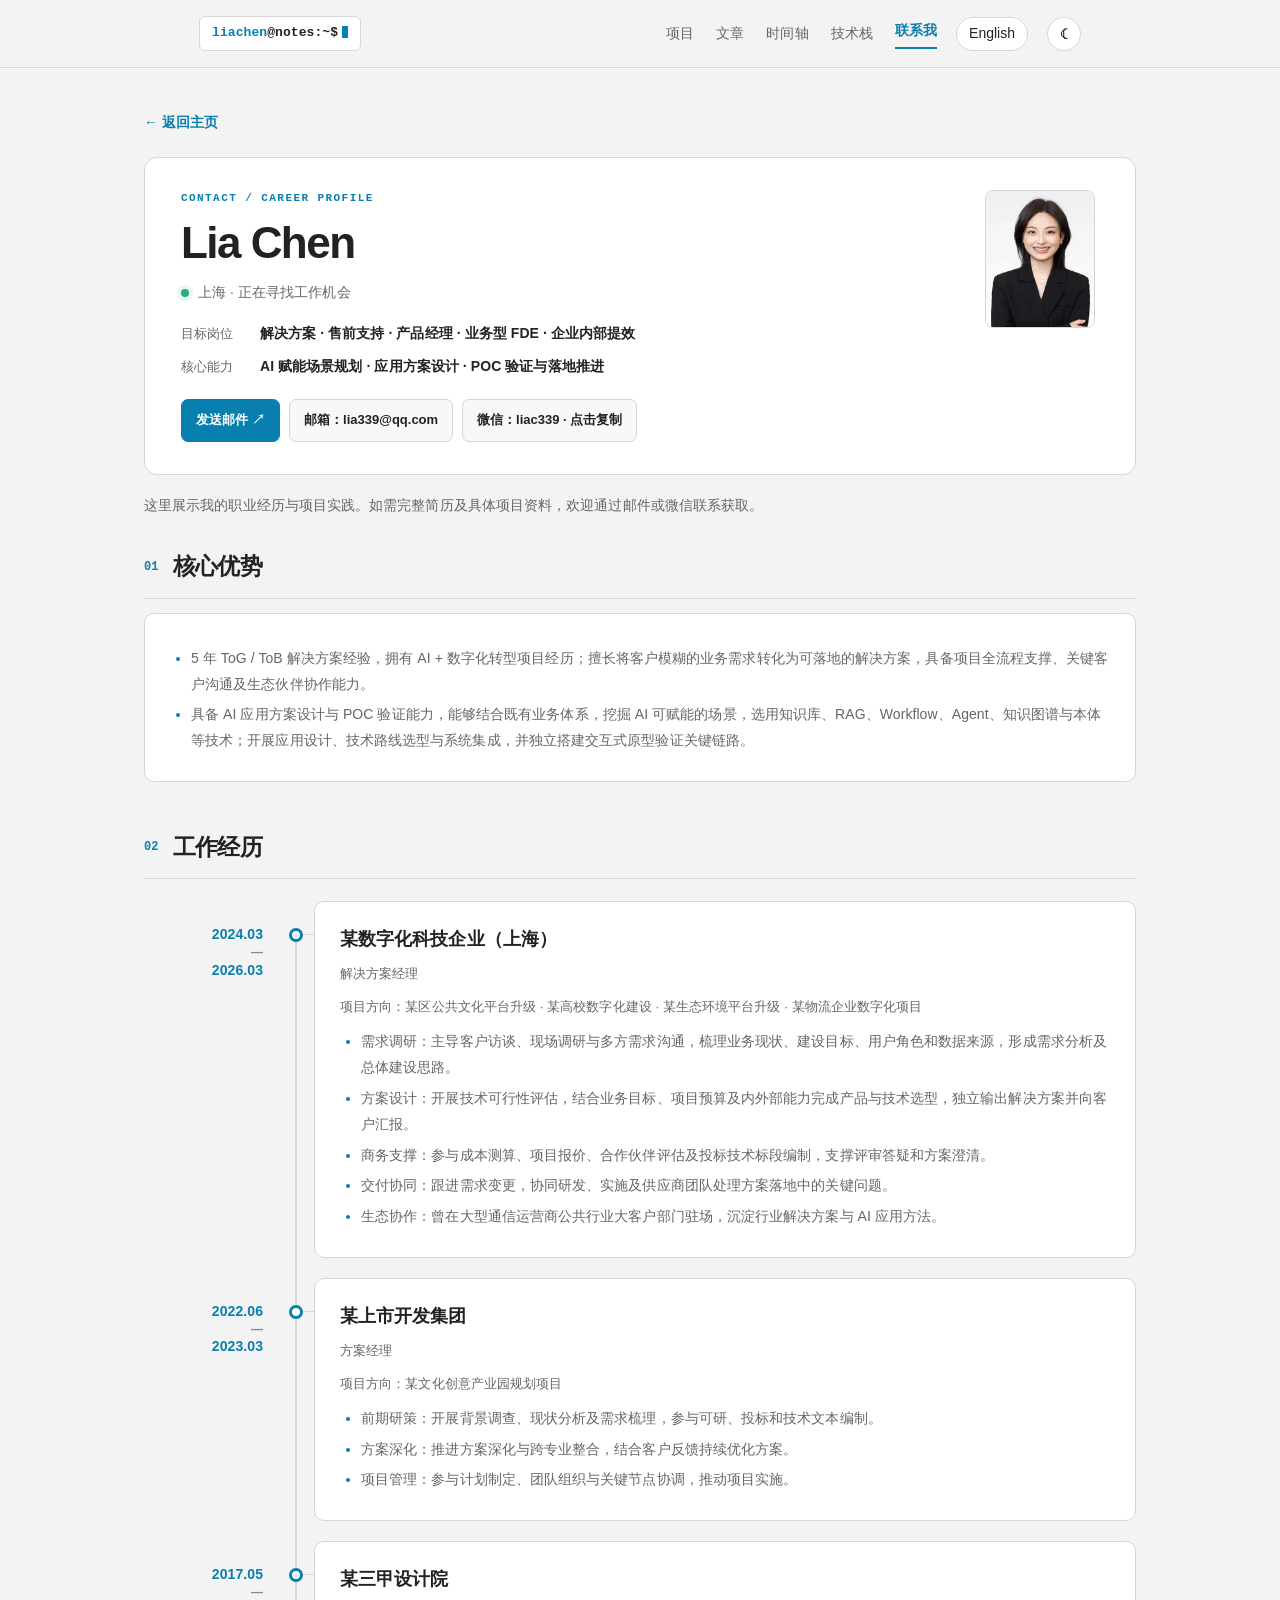
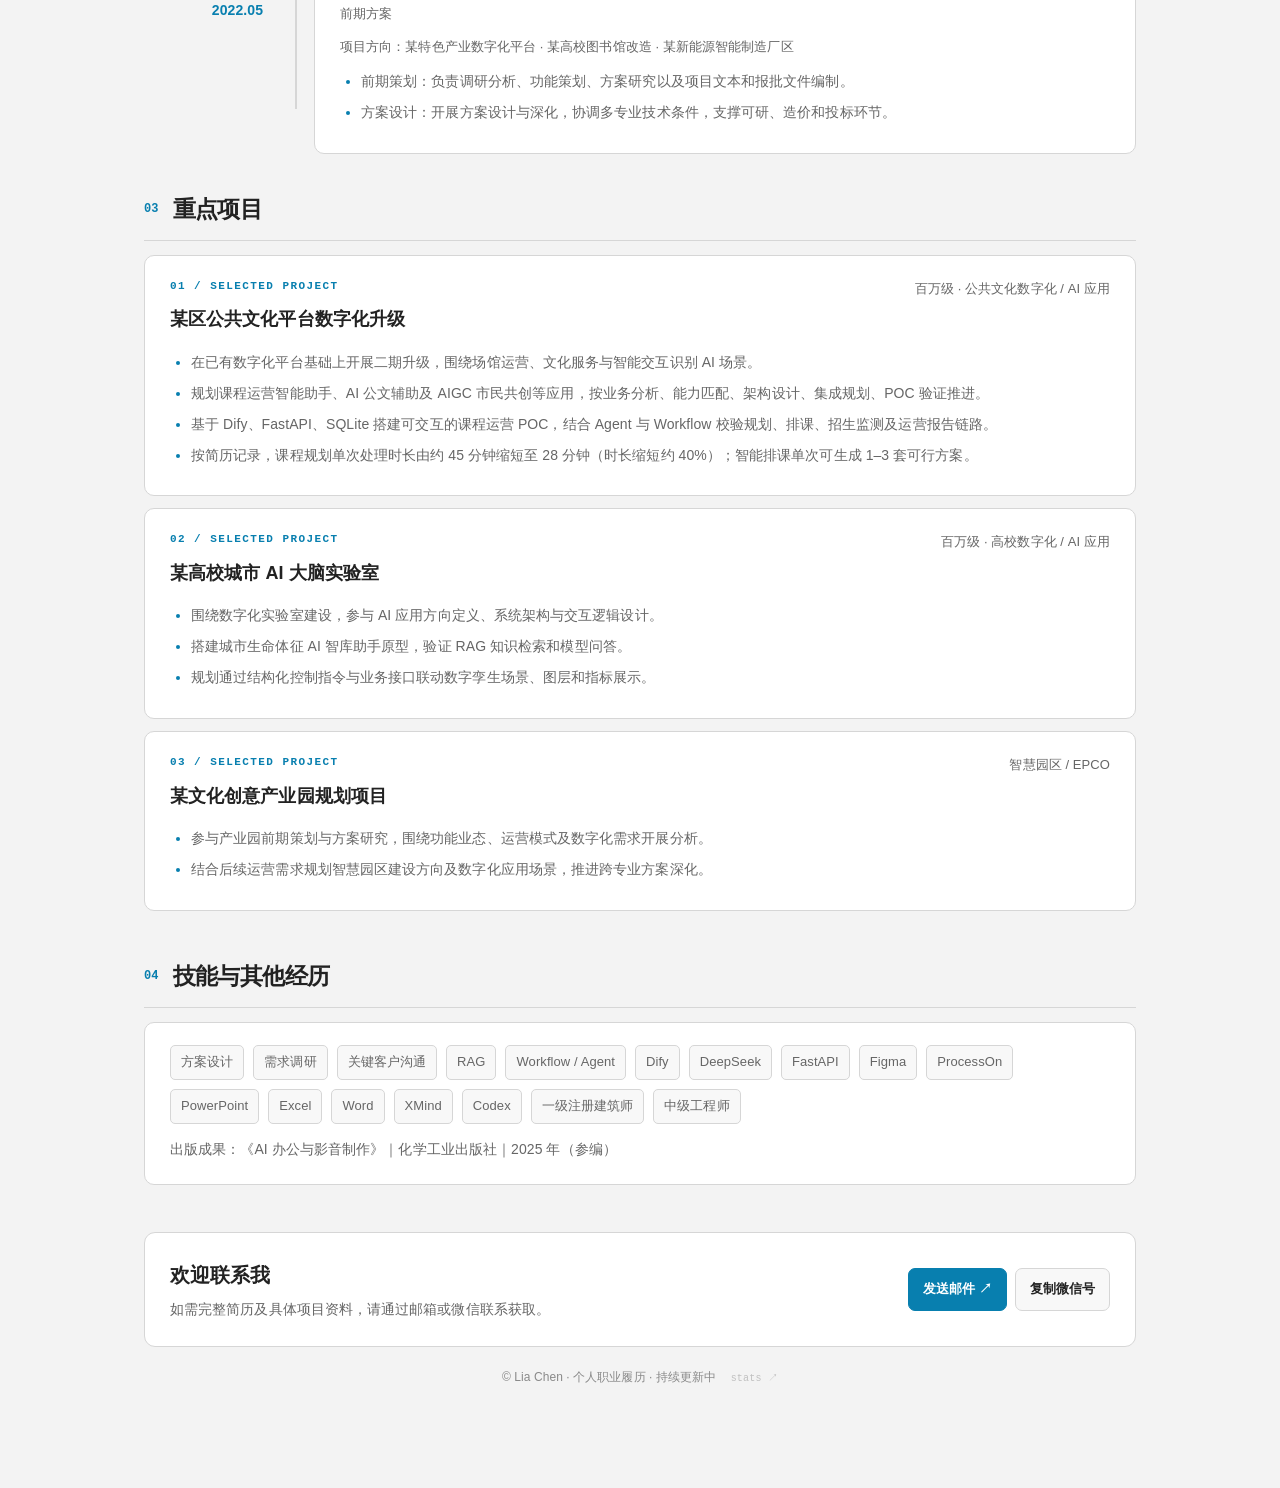
<file: contact.html>
<!doctype html>
<html lang="zh-CN"><head><meta charset="utf-8"><meta name="viewport" content="width=device-width,initial-scale=1"><meta name="color-scheme" content="light dark"><meta name="description" content="Lia Chen的个人履历、AI 应用解决方案与联系方式。"><title>联系我 · Lia's Notes</title><link rel="stylesheet" href="assets/style.css?v=20261021resume">
<style>
.resume-wrap{max-width:1040px;margin:0 auto;padding:30px 24px 80px}
.r-back{display:inline-flex;gap:7px;align-items:center;color:var(--accent);font-size:14px;margin:12px 0 22px;font-weight:650}
.r-hero{display:grid;grid-template-columns:minmax(0,1fr) 114px;gap:22px;padding:32px 36px;background:var(--paper);border:1px solid var(--line);border-radius:13px}
.r-overline{font:700 11px/1.5 Consolas,monospace;letter-spacing:.13em;color:var(--accent);margin-bottom:10px}
.r-hero h1{font-size:clamp(32px,4vw,44px);margin:0 0 9px;line-height:1.22;letter-spacing:-.035em}
.r-subtitle{font-weight:650;color:var(--ink);font-size:16px;margin:0 0 10px}
.r-intro{font-size:14px;color:var(--muted);margin:0 0 18px}
.r-contact-list{display:flex;gap:9px;flex-wrap:wrap;align-items:center}
.r-action{display:inline-flex;align-items:center;justify-content:center;border:1px solid var(--line);border-radius:7px;padding:9px 14px;background:var(--tint);color:var(--ink);font-size:13px;font-weight:650;cursor:pointer}
.r-action.primary{background:var(--accent);color:#fff;border-color:var(--accent)}
.r-action:hover{border-color:var(--accent);color:var(--accent)}
.r-action.primary:hover{color:#fff;opacity:.88}
.r-photo{align-self:start;width:110px;height:138px;object-fit:cover;border-radius:8px;border:1px solid var(--line);background:var(--tint)}
.r-hint{margin:18px 0 0;color:var(--muted);font-size:14px;line-height:1.8}
.r-section{padding:28px 0 5px}
.r-heading{display:flex;gap:14px;align-items:center;margin-bottom:14px;padding-bottom:11px;border-bottom:1px solid var(--line)}
.r-heading .r-num{color:var(--accent);font:700 12px Consolas,monospace}
.r-heading h2{font-size:23px;margin:0;letter-spacing:-.025em}
.r-panel,.r-job,.r-project{border:1px solid var(--line);border-radius:10px;background:var(--paper);padding:22px 25px;margin:0 0 12px}
.r-row{display:flex;align-items:flex-start;justify-content:space-between;gap:14px}
.r-row h3{font-size:18px;margin:0 0 4px}
.r-row span,.r-row time,.r-projects,.r-proj-meta{font-size:13px;color:var(--muted)}
.r-row time{white-space:nowrap;padding-top:4px}
.r-projects{margin:10px 0 7px}
.resume-bullets{margin:10px 0 0;padding-left:21px}
.resume-bullets li{line-height:1.85;font-size:14px;color:var(--muted);margin:5px 0}
.resume-bullets li::marker{color:var(--accent)}
.r-footer-call{border:1px solid var(--line);background:var(--paper);border-radius:11px;padding:25px;margin:30px 0 0;display:flex;justify-content:space-between;gap:15px;align-items:center}
.r-footer-call h2{font-size:20px;margin:0 0 4px}
.r-footer-call p{margin:0;font-size:14px;color:var(--muted)}
.r-footer-actions{display:flex;gap:8px;flex-wrap:wrap}
.r-note{font-size:12px;color:var(--soft);margin:20px 0;text-align:center}
.r-private-stats{margin-left:11px;opacity:.48;color:inherit;text-decoration:none;font:10px/1.6 Consolas,monospace;letter-spacing:.02em}.r-private-stats:hover,.r-private-stats:focus-visible{opacity:1;color:var(--accent);text-decoration:underline}
.r-skills{display:flex;gap:9px;flex-wrap:wrap}
.r-skills span{background:var(--tint);border:1px solid var(--line);border-radius:5px;padding:5px 10px;font-size:13px;color:var(--muted)}
.r-toast{font-size:12px;color:var(--accent);padding-left:6px}
@media(max-width:690px){.resume-wrap{padding:18px 18px 65px}.r-hero{grid-template-columns:minmax(0,1fr) 74px;gap:15px;padding:20px}.r-hero h1{font-size:29px}.r-photo{width:74px;height:94px}.r-contact-list{gap:7px}.r-action{font-size:12px;padding:8px 10px}.r-row{flex-direction:column;gap:3px}.r-footer-call{flex-direction:column;align-items:start}.r-heading h2{font-size:20px}.r-panel,.r-job,.r-project{padding:18px}}

/* Contact hero: clear status, roles, and capabilities */
.r-career-status{display:inline-flex;align-items:center;gap:9px;font-size:14px;color:var(--muted);margin:2px 0 18px;line-height:1.6}
.r-status-dot{display:inline-block;width:8px;height:8px;flex:0 0 8px;background:#2ba884;border-radius:50%;box-shadow:0 0 0 4px rgba(43,168,132,.11)}
.r-profile-lines{display:grid;gap:9px;margin:0 0 21px}
.r-profile-line{display:grid;grid-template-columns:65px minmax(0,1fr);gap:14px;align-items:start;line-height:1.7}
.r-profile-label{color:var(--muted);font-size:13px;padding-top:1px;white-space:nowrap}
.r-profile-value{color:var(--ink);font-size:14px;font-weight:650;overflow-wrap:anywhere}

/* Career timeline: dates left / axis center / work cards right */
.r-timeline{--time-width:134px;--axis-width:36px;position:relative;display:grid;gap:20px;margin:22px 0 2px}
.r-timeline::before{content:"";position:absolute;left:calc(var(--time-width) + var(--axis-width) / 2 - 1px);top:31px;bottom:45px;width:2px;background:var(--line)}
.r-timeline-item{position:relative;display:grid;grid-template-columns:var(--time-width) var(--axis-width) minmax(0,1fr);align-items:start}
.r-timeline-date{display:flex;flex-direction:column;align-items:flex-end;text-align:right;gap:1px;grid-column:1;padding:24px 15px 0 0;color:var(--accent);font-size:14px;font-weight:700;line-height:1.35;font-variant-numeric:tabular-nums}
.r-timeline-date-dash{font-size:12px;color:var(--soft);line-height:1.2}
.r-timeline-node{grid-column:2;justify-self:center;position:relative;z-index:1;width:14px;height:14px;margin-top:27px;box-sizing:border-box;border:3px solid var(--accent);border-radius:50%;background:var(--paper)}
.r-timeline-item::after{content:"";position:absolute;left:calc(var(--time-width) + var(--axis-width) / 2 + 7px);top:33px;width:calc(var(--axis-width) / 2 - 7px);height:1px;background:var(--line)}
.r-timeline .r-job{grid-column:3;margin:0;min-width:0}

@media(max-width:690px){
 .r-career-status{font-size:13px;margin-bottom:15px}
 .r-profile-line{grid-template-columns:57px minmax(0,1fr);gap:9px}
 .r-profile-label{font-size:12px}
 .r-profile-value{font-size:13px}
 .r-timeline{gap:18px}
 .r-timeline::before{left:7px;top:48px;bottom:28px}
 .r-timeline-item{grid-template-columns:22px minmax(0,1fr)}
 .r-timeline-date{grid-column:2;grid-row:1;display:flex;flex-direction:row;gap:6px;align-items:center;text-align:left;padding:0 0 10px;font-size:12px}
 .r-timeline-node{grid-column:1;grid-row:2;margin-top:20px;justify-self:start}
 .r-timeline-item::after{display:none}
 .r-timeline .r-job{grid-column:2;grid-row:2}
}

</style></head><body>
<header class="site-header"><nav class="wrap nav" aria-label="主导航"><a class="brand" href="index.html"><span class="user">liachen</span>@notes:~$<span aria-hidden="true" class="cursor"></span></a><div class="nav-right"><div class="nav-links"><a href="index.html#projects">项目</a><a href="index.html#notes">文章</a><a href="index.html#timeline">时间轴</a><a href="index.html#stack">技术栈</a><a href="contact.html" aria-current="page" class="nav-contact">联系我</a></div><button type="button" class="lang-btn" data-lang-toggle aria-label="Switch to English">English</button><button type="button" class="theme-btn" data-theme-toggle aria-label="切换深浅色模式">☾</button></div></nav></header>
<main class="resume-wrap"><a class="r-back" href="index.html">← 返回主页</a>
<section class="r-hero" aria-label="个人信息"><div><div class="r-overline">CONTACT / CAREER PROFILE</div><h1>Lia Chen</h1><p class="r-career-status"><span class="r-status-dot" aria-hidden="true"></span>上海 · 正在寻找工作机会</p>
<div class="r-profile-lines">
  <div class="r-profile-line"><span class="r-profile-label">目标岗位</span><span class="r-profile-value">解决方案 · 售前支持 · 产品经理 · 业务型 FDE · 企业内部提效</span></div>
  <div class="r-profile-line"><span class="r-profile-label">核心能力</span><span class="r-profile-value">AI 赋能场景规划 · 应用方案设计 · POC 验证与落地推进</span></div>
</div>
<div class="r-contact-list"><a class="r-action primary" href="mailto:lia339@qq.com?subject=%E5%85%B3%E4%BA%8EAI%E5%BA%94%E7%94%A8%E5%B2%97%E4%BD%8D%E7%9A%84%E6%B2%9F%E9%80%9A">发送邮件 ↗</a><button type="button" class="r-action" id="emailCopy">邮箱：lia339@qq.com</button><button type="button" class="r-action" id="wechatCopy">微信：liac339 · 点击复制</button><span class="r-toast" id="copyStatus" role="status" aria-live="polite"></span></div>
</div><img class="r-photo" src="[data-uri]" width="170" height="212" alt="Lia Chen的职业照片"></section>
<p class="r-hint">这里展示我的职业经历与项目实践。如需完整简历及具体项目资料，欢迎通过邮件或微信联系获取。</p>
<section class="r-section"><div class="r-heading"><span class="r-num">01</span><h2>核心优势</h2></div><div class="r-panel"><ul class="resume-bullets"><li>5 年 ToG / ToB 解决方案经验，拥有 AI + 数字化转型项目经历；擅长将客户模糊的业务需求转化为可落地的解决方案，具备项目全流程支撑、关键客户沟通及生态伙伴协作能力。</li><li>具备 AI 应用方案设计与 POC 验证能力，能够结合既有业务体系，挖掘 AI 可赋能的场景，选用知识库、RAG、Workflow、Agent、知识图谱与本体等技术；开展应用设计、技术路线选型与系统集成，并独立搭建交互式原型验证关键链路。</li></ul></div></section>
<section class="r-section"><div class="r-heading"><span class="r-num">02</span><h2>工作经历</h2></div><div class="r-timeline" aria-label="职业经历时间轴"><div class="r-timeline-item"><time class="r-timeline-date" aria-label="2024.03 – 2026.03"><span>2024.03</span><span class="r-timeline-date-dash" aria-hidden="true">—</span><span>2026.03</span></time><span class="r-timeline-node" aria-hidden="true"></span><article class="r-job"><div class="r-row"><div><h3>某数字化科技企业（上海）</h3><span>解决方案经理</span></div></div><p class="r-projects">项目方向：某区公共文化平台升级 · 某高校数字化建设 · 某生态环境平台升级 · 某物流企业数字化项目</p><ul class="resume-bullets"><li>需求调研：主导客户访谈、现场调研与多方需求沟通，梳理业务现状、建设目标、用户角色和数据来源，形成需求分析及总体建设思路。</li><li>方案设计：开展技术可行性评估，结合业务目标、项目预算及内外部能力完成产品与技术选型，独立输出解决方案并向客户汇报。</li><li>商务支撑：参与成本测算、项目报价、合作伙伴评估及投标技术标段编制，支撑评审答疑和方案澄清。</li><li>交付协同：跟进需求变更，协同研发、实施及供应商团队处理方案落地中的关键问题。</li><li>生态协作：曾在大型通信运营商公共行业大客户部门驻场，沉淀行业解决方案与 AI 应用方法。</li></ul></article></div><div class="r-timeline-item"><time class="r-timeline-date" aria-label="2022.06 – 2023.03"><span>2022.06</span><span class="r-timeline-date-dash" aria-hidden="true">—</span><span>2023.03</span></time><span class="r-timeline-node" aria-hidden="true"></span><article class="r-job"><div class="r-row"><div><h3>某上市开发集团</h3><span>方案经理</span></div></div><p class="r-projects">项目方向：某文化创意产业园规划项目</p><ul class="resume-bullets"><li>前期研策：开展背景调查、现状分析及需求梳理，参与可研、投标和技术文本编制。</li><li>方案深化：推进方案深化与跨专业整合，结合客户反馈持续优化方案。</li><li>项目管理：参与计划制定、团队组织与关键节点协调，推动项目实施。</li></ul></article></div><div class="r-timeline-item"><time class="r-timeline-date" aria-label="2017.05 – 2022.05"><span>2017.05</span><span class="r-timeline-date-dash" aria-hidden="true">—</span><span>2022.05</span></time><span class="r-timeline-node" aria-hidden="true"></span><article class="r-job"><div class="r-row"><div><h3>某三甲设计院</h3><span>前期方案</span></div></div><p class="r-projects">项目方向：某特色产业数字化平台 · 某高校图书馆改造 · 某新能源智能制造厂区</p><ul class="resume-bullets"><li>前期策划：负责调研分析、功能策划、方案研究以及项目文本和报批文件编制。</li><li>方案设计：开展方案设计与深化，协调多专业技术条件，支撑可研、造价和投标环节。</li></ul></article></div></div></section>
<section class="r-section"><div class="r-heading"><span class="r-num">03</span><h2>重点项目</h2></div><article class="r-project"><div class="r-row"><div><div class="r-overline">01 / SELECTED PROJECT</div><h3>某区公共文化平台数字化升级</h3></div><span class="r-proj-meta">百万级 · 公共文化数字化 / AI 应用</span></div><ul class="resume-bullets"><li>在已有数字化平台基础上开展二期升级，围绕场馆运营、文化服务与智能交互识别 AI 场景。</li><li>规划课程运营智能助手、AI 公文辅助及 AIGC 市民共创等应用，按业务分析、能力匹配、架构设计、集成规划、POC 验证推进。</li><li>基于 Dify、FastAPI、SQLite 搭建可交互的课程运营 POC，结合 Agent 与 Workflow 校验规划、排课、招生监测及运营报告链路。</li><li>按简历记录，课程规划单次处理时长由约 45 分钟缩短至 28 分钟（时长缩短约 40%）；智能排课单次可生成 1–3 套可行方案。</li></ul></article><article class="r-project"><div class="r-row"><div><div class="r-overline">02 / SELECTED PROJECT</div><h3>某高校城市 AI 大脑实验室</h3></div><span class="r-proj-meta">百万级 · 高校数字化 / AI 应用</span></div><ul class="resume-bullets"><li>围绕数字化实验室建设，参与 AI 应用方向定义、系统架构与交互逻辑设计。</li><li>搭建城市生命体征 AI 智库助手原型，验证 RAG 知识检索和模型问答。</li><li>规划通过结构化控制指令与业务接口联动数字孪生场景、图层和指标展示。</li></ul></article><article class="r-project"><div class="r-row"><div><div class="r-overline">03 / SELECTED PROJECT</div><h3>某文化创意产业园规划项目</h3></div><span class="r-proj-meta">智慧园区 / EPCO</span></div><ul class="resume-bullets"><li>参与产业园前期策划与方案研究，围绕功能业态、运营模式及数字化需求开展分析。</li><li>结合后续运营需求规划智慧园区建设方向及数字化应用场景，推进跨专业方案深化。</li></ul></article></section>

<section class="r-section"><div class="r-heading"><span class="r-num">04</span><h2>技能与其他经历</h2></div><div class="r-panel"><div class="r-skills"><span>方案设计</span><span>需求调研</span><span>关键客户沟通</span><span>RAG</span><span>Workflow / Agent</span><span>Dify</span><span>DeepSeek</span><span>FastAPI</span><span>Figma</span><span>ProcessOn</span><span>PowerPoint</span><span>Excel</span><span>Word</span><span>XMind</span><span>Codex</span><span>一级注册建筑师</span><span>中级工程师</span></div><p class="r-hint" style="margin-top:13px">出版成果：《AI 办公与影音制作》｜化学工业出版社｜2025 年（参编）</p></div></section>
<div class="r-footer-call"><div><h2>欢迎联系我</h2><p>如需完整简历及具体项目资料，请通过邮箱或微信联系获取。</p></div><div class="r-footer-actions"><a class="r-action primary" href="mailto:lia339@qq.com">发送邮件 ↗</a><button type="button" class="r-action" id="wechatCopyBottom">复制微信号</button></div></div><p class="r-note">© Lia Chen · 个人职业履历 · 持续更新中 <a class="r-private-stats" href="https://dash.cloudflare.com/1d6ddf4c44a03c2a3185ac355583aa3a/web-analytics/sites" target="_blank" rel="noopener noreferrer" title="在 Cloudflare 查看网站访问统计（需要登录）" aria-label="前往 Cloudflare 查看网站访问统计">stats ↗</a></p></main>
<script src="assets/i18n.js?v=20261021listedgroup" defer></script><script src="assets/main.js?v=20261021resume" defer></script>
<script>document.addEventListener("DOMContentLoaded",()=>{function copy(id,value){document.getElementById(id)?.addEventListener("click",()=>{if(navigator.clipboard?.writeText){navigator.clipboard.writeText(value).then(()=>{document.getElementById("copyStatus").textContent="已复制";}).catch(()=>{document.getElementById("copyStatus").textContent=value;});}else{document.getElementById("copyStatus").textContent=value;}})}copy("emailCopy","lia339@qq.com");copy("wechatCopy","liac339");copy("wechatCopyBottom","liac339");});</script>
<!-- Cloudflare Web Analytics --><script type="module" src="https://static.cloudflareinsights.com/beacon.min.js" data-cf-beacon='{"token":"1029e329949f418ba91fe590e9050219"}'></script><!-- End Cloudflare Web Analytics -->
</body></html>
</file>
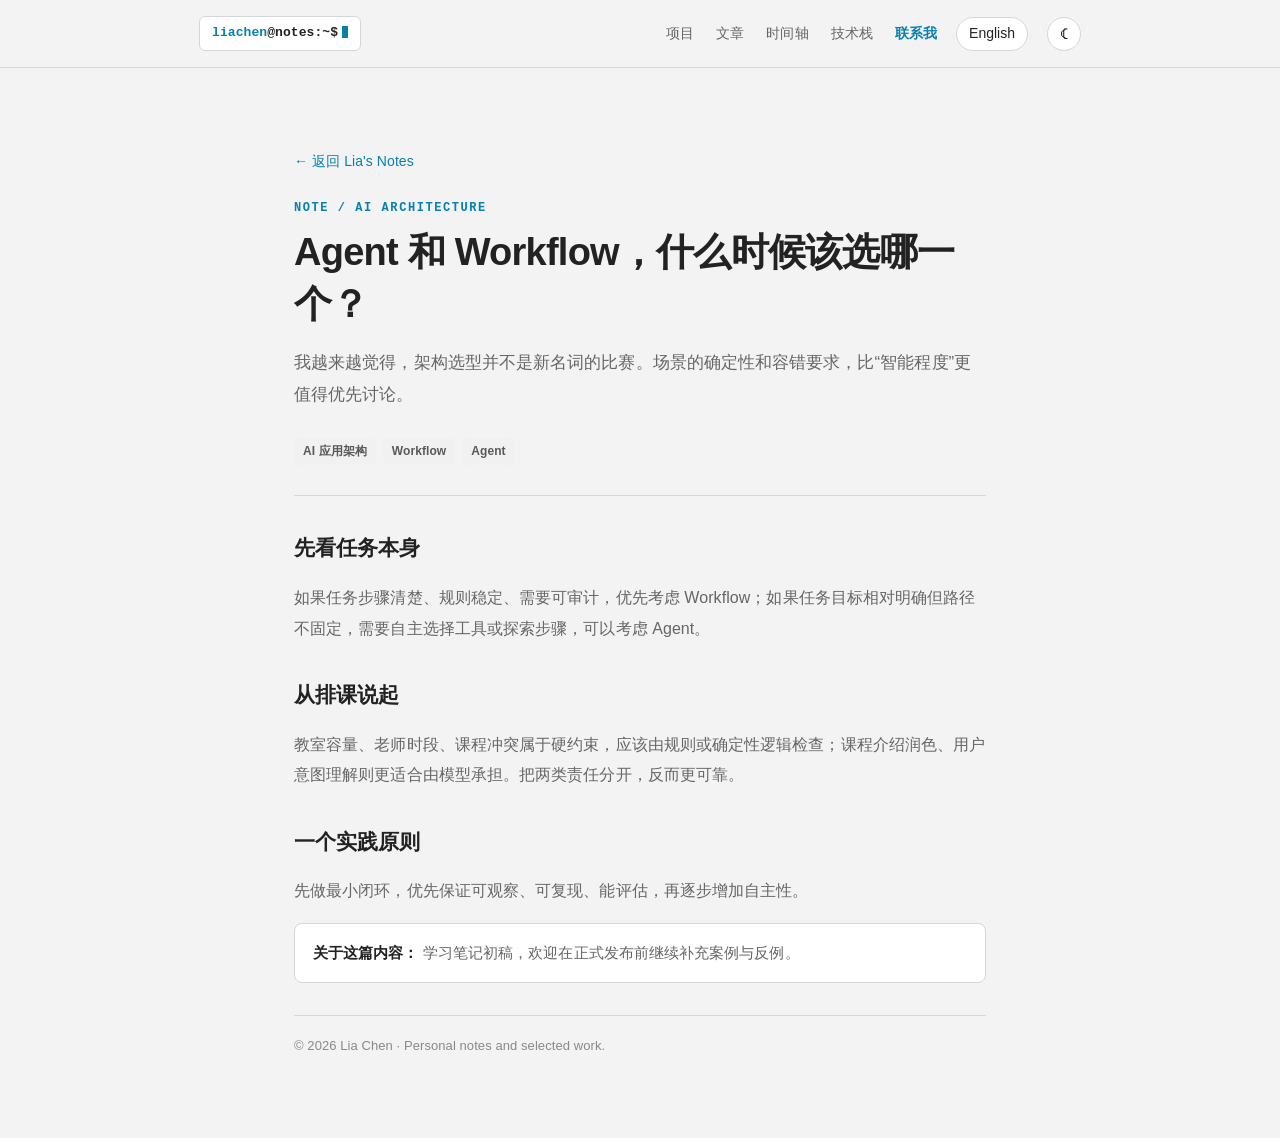
<file: notes/agent-workflow.html>
<!doctype html><html lang="zh-CN"><head><meta charset="utf-8"><meta name="viewport" content="width=device-width,initial-scale=1"><meta name="color-scheme" content="light dark"><meta name="description" content="Lia Chen 的个人网站：AI 应用解决方案、POC 作品与业务分析笔记。"><title>Agent 和 Workflow，什么时候该选哪一个？ · Lia's Notes</title><link rel="stylesheet" href="../assets/style.css?v=20261021resume"></head><body><header class="site-header"><nav class="wrap nav" aria-label="主导航"><a class="brand" href="../index.html"><span class="user">liachen</span>@notes:~$<span aria-hidden="true" class="cursor"></span></a><div class="nav-right"><div class="nav-links"><a href="../index.html#projects">项目</a><a href="../index.html#notes">文章</a><a href="../index.html#timeline">时间轴</a><a href="../index.html#stack">技术栈</a><a href="../contact.html" class="nav-contact">联系我</a></div><button type="button" class="lang-btn" data-lang-toggle aria-label="Switch to English">English</button><button type="button" class="theme-btn" data-theme-toggle aria-label="切换深浅色模式">☾</button></div></nav></header><main class="detail"><a class="back" href="../index.html">← 返回 Lia's Notes</a><div class="kicker">NOTE / AI ARCHITECTURE</div><h1>Agent 和 Workflow，什么时候该选哪一个？</h1><p class="lead">我越来越觉得，架构选型并不是新名词的比赛。场景的确定性和容错要求，比“智能程度”更值得优先讨论。</p><div class="tags"><span class="tag">AI 应用架构</span><span class="tag">Workflow</span><span class="tag">Agent</span></div><hr><section><h2>先看任务本身</h2><p>如果任务步骤清楚、规则稳定、需要可审计，优先考虑 Workflow；如果任务目标相对明确但路径不固定，需要自主选择工具或探索步骤，可以考虑 Agent。</p></section><section><h2>从排课说起</h2><p>教室容量、老师时段、课程冲突属于硬约束，应该由规则或确定性逻辑检查；课程介绍润色、用户意图理解则更适合由模型承担。把两类责任分开，反而更可靠。</p></section><section><h2>一个实践原则</h2><p>先做最小闭环，优先保证可观察、可复现、能评估，再逐步增加自主性。</p></section><div class="callout"><strong>关于这篇内容：</strong> 学习笔记初稿，欢迎在正式发布前继续补充案例与反例。</div><div class="footer-detail">© <span data-year>2026</span> Lia Chen · Personal notes and selected work.</div></main><script src="../assets/i18n.js?v=20261021contact-v1" defer></script><script src="../assets/main.js?v=20261020d" defer></script><!-- Cloudflare Web Analytics --><script type="module" src="https://static.cloudflareinsights.com/beacon.min.js" data-cf-beacon='{"token":"1029e329949f418ba91fe590e9050219"}'></script><!-- End Cloudflare Web Analytics -->
</body></html>
</file>
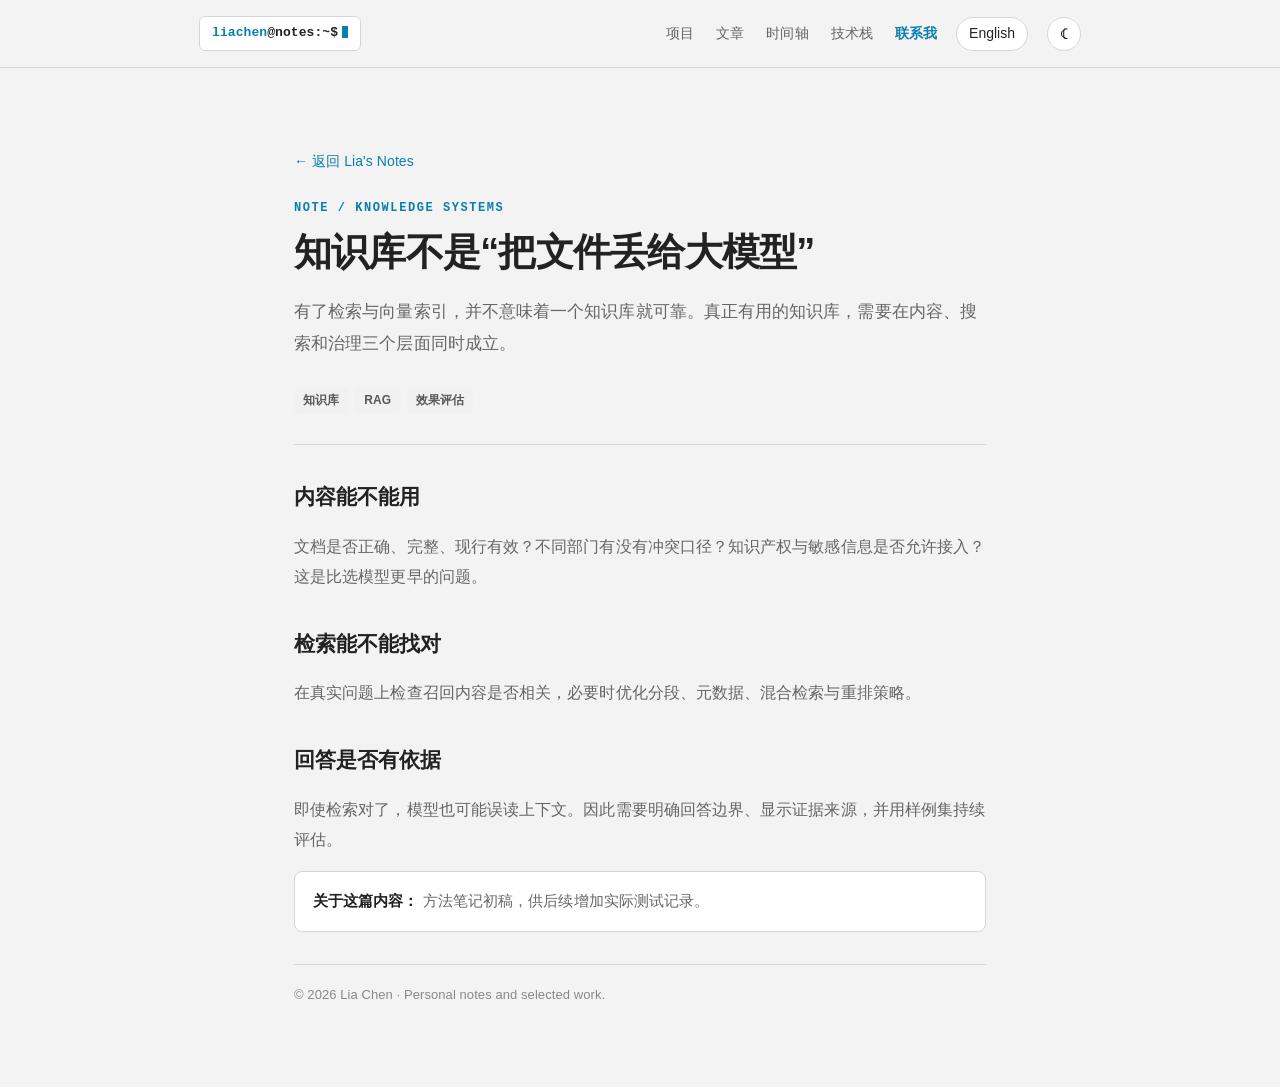
<file: notes/knowledge-base.html>
<!doctype html><html lang="zh-CN"><head><meta charset="utf-8"><meta name="viewport" content="width=device-width,initial-scale=1"><meta name="color-scheme" content="light dark"><meta name="description" content="Lia Chen 的个人网站：AI 应用解决方案、POC 作品与业务分析笔记。"><title>知识库不是“把文件丢给大模型” · Lia's Notes</title><link rel="stylesheet" href="../assets/style.css?v=20261021resume"></head><body><header class="site-header"><nav class="wrap nav" aria-label="主导航"><a class="brand" href="../index.html"><span class="user">liachen</span>@notes:~$<span aria-hidden="true" class="cursor"></span></a><div class="nav-right"><div class="nav-links"><a href="../index.html#projects">项目</a><a href="../index.html#notes">文章</a><a href="../index.html#timeline">时间轴</a><a href="../index.html#stack">技术栈</a><a href="../contact.html" class="nav-contact">联系我</a></div><button type="button" class="lang-btn" data-lang-toggle aria-label="Switch to English">English</button><button type="button" class="theme-btn" data-theme-toggle aria-label="切换深浅色模式">☾</button></div></nav></header><main class="detail"><a class="back" href="../index.html">← 返回 Lia's Notes</a><div class="kicker">NOTE / KNOWLEDGE SYSTEMS</div><h1>知识库不是“把文件丢给大模型”</h1><p class="lead">有了检索与向量索引，并不意味着一个知识库就可靠。真正有用的知识库，需要在内容、搜索和治理三个层面同时成立。</p><div class="tags"><span class="tag">知识库</span><span class="tag">RAG</span><span class="tag">效果评估</span></div><hr><section><h2>内容能不能用</h2><p>文档是否正确、完整、现行有效？不同部门有没有冲突口径？知识产权与敏感信息是否允许接入？这是比选模型更早的问题。</p></section><section><h2>检索能不能找对</h2><p>在真实问题上检查召回内容是否相关，必要时优化分段、元数据、混合检索与重排策略。</p></section><section><h2>回答是否有依据</h2><p>即使检索对了，模型也可能误读上下文。因此需要明确回答边界、显示证据来源，并用样例集持续评估。</p></section><div class="callout"><strong>关于这篇内容：</strong> 方法笔记初稿，供后续增加实际测试记录。</div><div class="footer-detail">© <span data-year>2026</span> Lia Chen · Personal notes and selected work.</div></main><script src="../assets/i18n.js?v=20261021contact-v1" defer></script><script src="../assets/main.js?v=20261020d" defer></script><!-- Cloudflare Web Analytics --><script type="module" src="https://static.cloudflareinsights.com/beacon.min.js" data-cf-beacon='{"token":"1029e329949f418ba91fe590e9050219"}'></script><!-- End Cloudflare Web Analytics -->
</body></html>
</file>
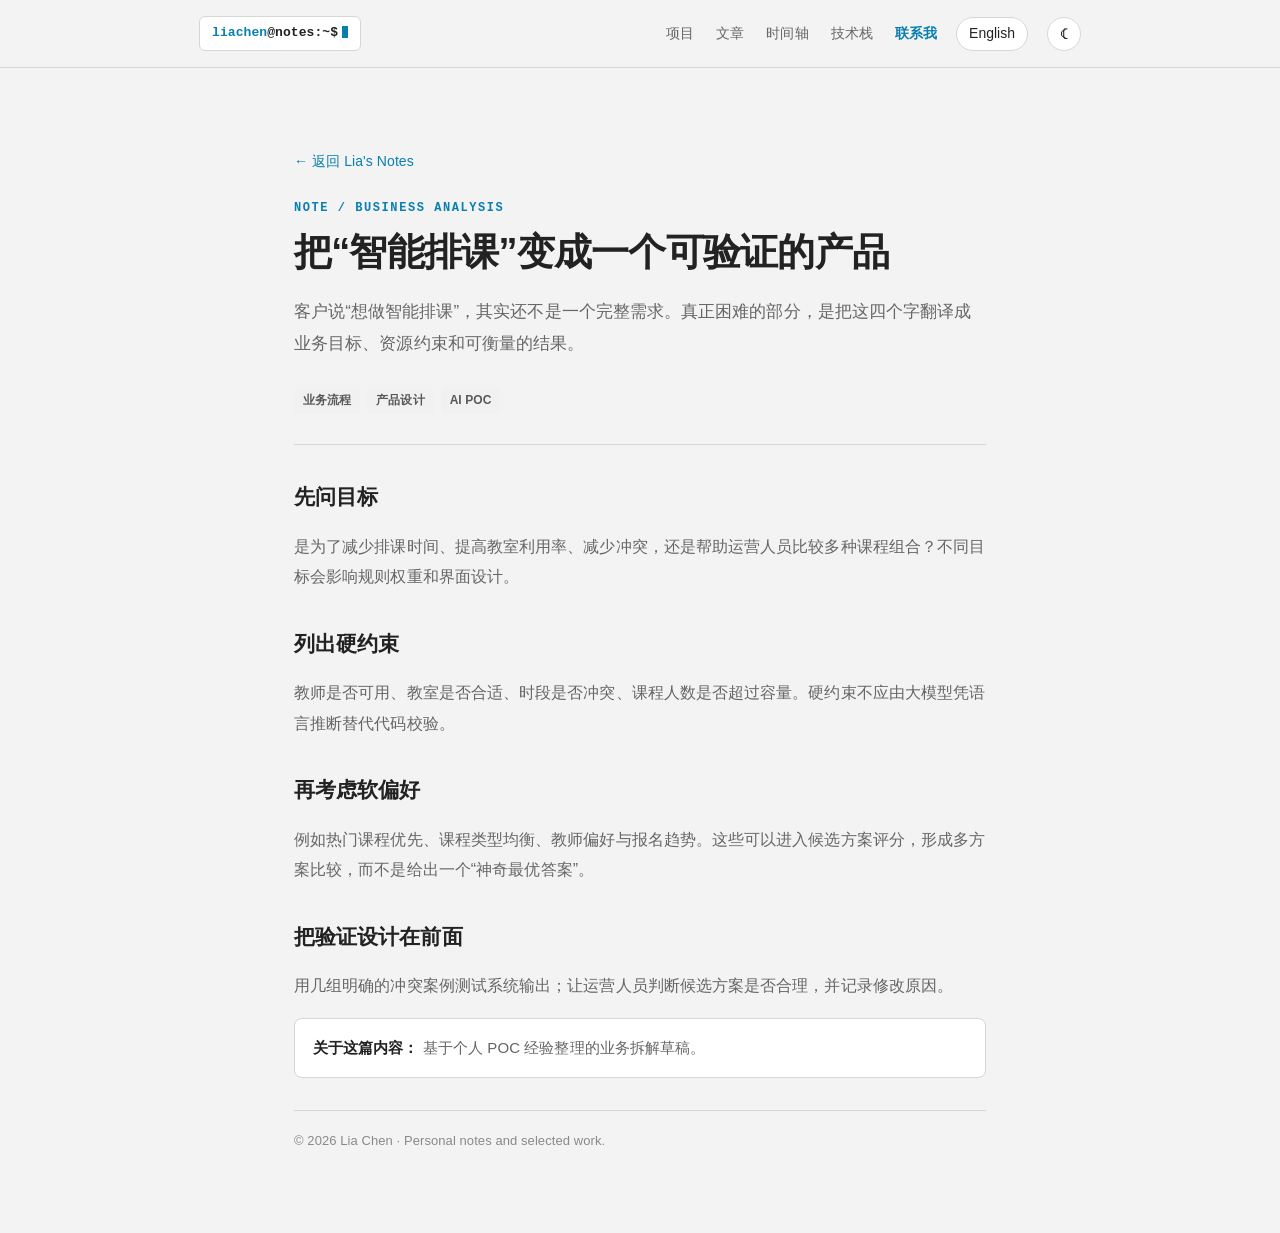
<file: notes/scheduling.html>
<!doctype html><html lang="zh-CN"><head><meta charset="utf-8"><meta name="viewport" content="width=device-width,initial-scale=1"><meta name="color-scheme" content="light dark"><meta name="description" content="Lia Chen 的个人网站：AI 应用解决方案、POC 作品与业务分析笔记。"><title>把“智能排课”变成一个可验证的产品 · Lia's Notes</title><link rel="stylesheet" href="../assets/style.css?v=20261021resume"></head><body><header class="site-header"><nav class="wrap nav" aria-label="主导航"><a class="brand" href="../index.html"><span class="user">liachen</span>@notes:~$<span aria-hidden="true" class="cursor"></span></a><div class="nav-right"><div class="nav-links"><a href="../index.html#projects">项目</a><a href="../index.html#notes">文章</a><a href="../index.html#timeline">时间轴</a><a href="../index.html#stack">技术栈</a><a href="../contact.html" class="nav-contact">联系我</a></div><button type="button" class="lang-btn" data-lang-toggle aria-label="Switch to English">English</button><button type="button" class="theme-btn" data-theme-toggle aria-label="切换深浅色模式">☾</button></div></nav></header><main class="detail"><a class="back" href="../index.html">← 返回 Lia's Notes</a><div class="kicker">NOTE / BUSINESS ANALYSIS</div><h1>把“智能排课”变成一个可验证的产品</h1><p class="lead">客户说“想做智能排课”，其实还不是一个完整需求。真正困难的部分，是把这四个字翻译成业务目标、资源约束和可衡量的结果。</p><div class="tags"><span class="tag">业务流程</span><span class="tag">产品设计</span><span class="tag">AI POC</span></div><hr><section><h2>先问目标</h2><p>是为了减少排课时间、提高教室利用率、减少冲突，还是帮助运营人员比较多种课程组合？不同目标会影响规则权重和界面设计。</p></section><section><h2>列出硬约束</h2><p>教师是否可用、教室是否合适、时段是否冲突、课程人数是否超过容量。硬约束不应由大模型凭语言推断替代代码校验。</p></section><section><h2>再考虑软偏好</h2><p>例如热门课程优先、课程类型均衡、教师偏好与报名趋势。这些可以进入候选方案评分，形成多方案比较，而不是给出一个“神奇最优答案”。</p></section><section><h2>把验证设计在前面</h2><p>用几组明确的冲突案例测试系统输出；让运营人员判断候选方案是否合理，并记录修改原因。</p></section><div class="callout"><strong>关于这篇内容：</strong> 基于个人 POC 经验整理的业务拆解草稿。</div><div class="footer-detail">© <span data-year>2026</span> Lia Chen · Personal notes and selected work.</div></main><script src="../assets/i18n.js?v=20261021contact-v1" defer></script><script src="../assets/main.js?v=20261020d" defer></script><!-- Cloudflare Web Analytics --><script type="module" src="https://static.cloudflareinsights.com/beacon.min.js" data-cf-beacon='{"token":"1029e329949f418ba91fe590e9050219"}'></script><!-- End Cloudflare Web Analytics -->
</body></html>
</file>
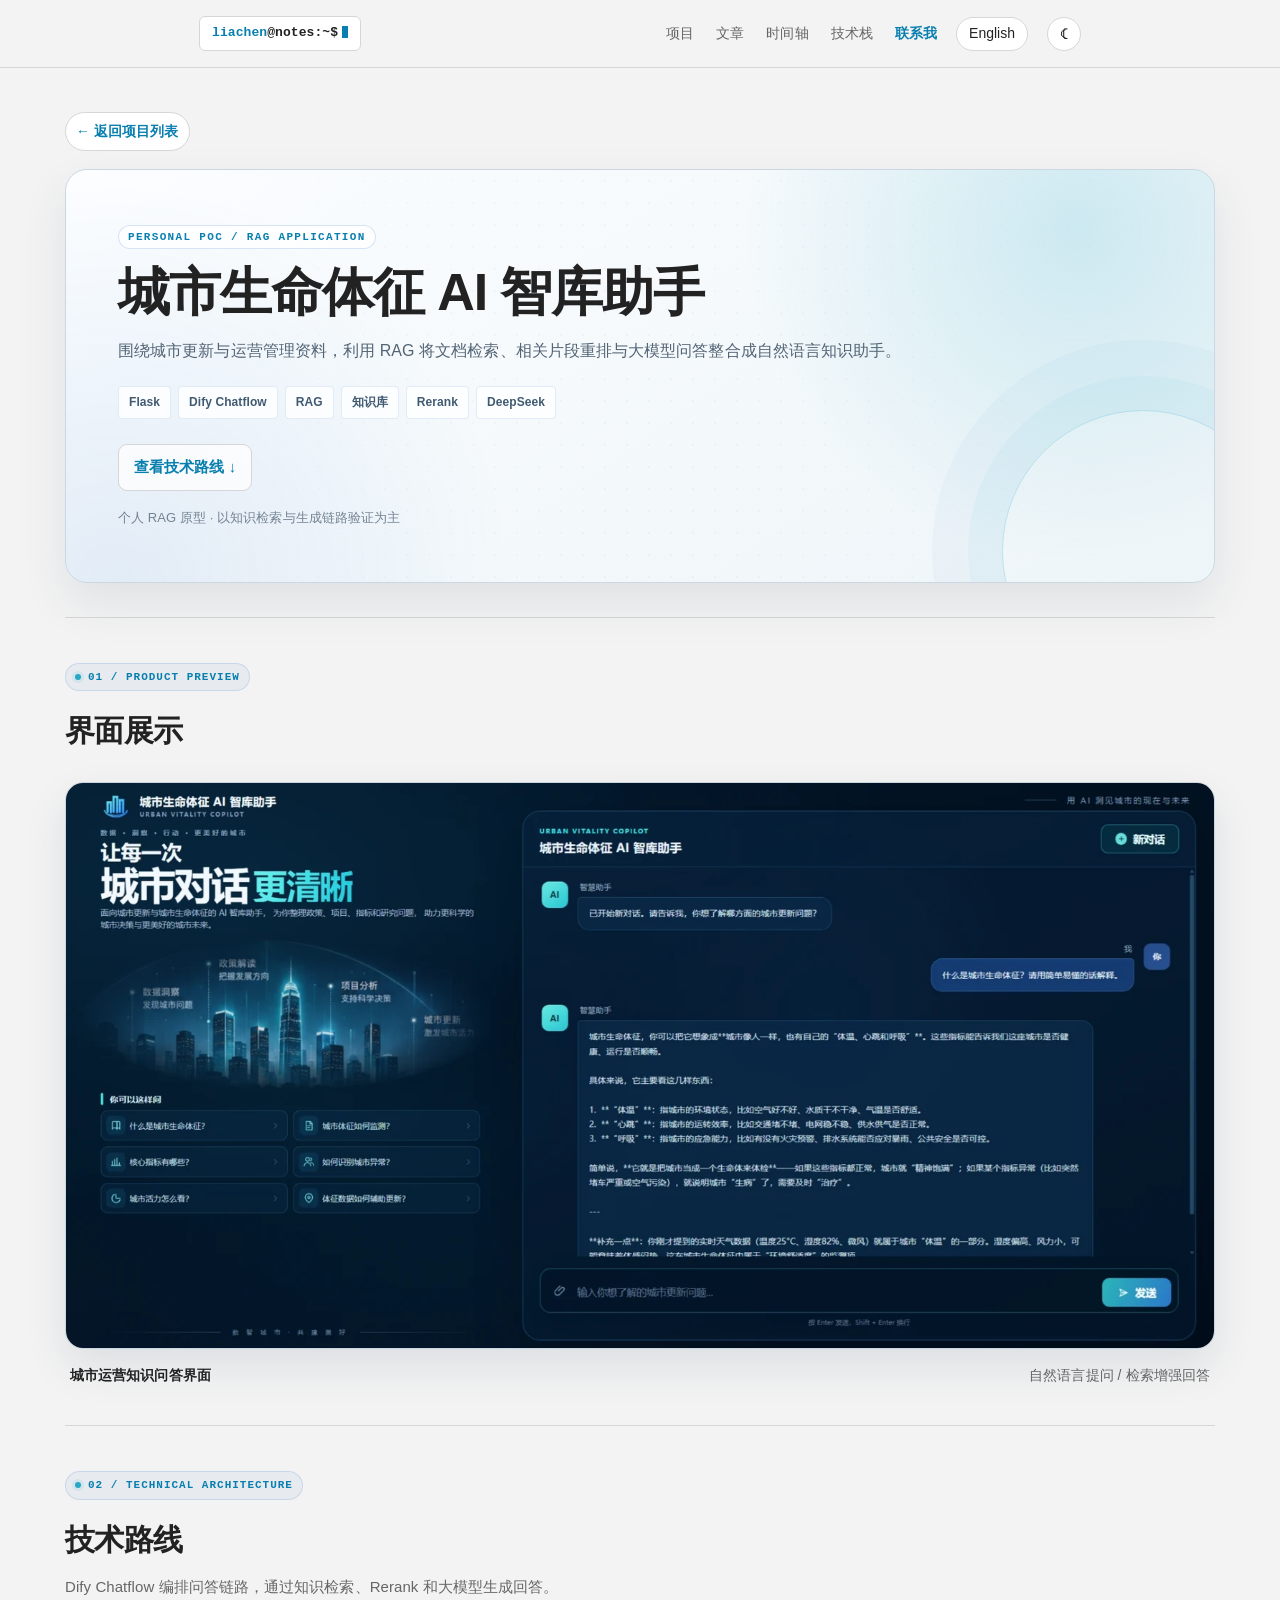
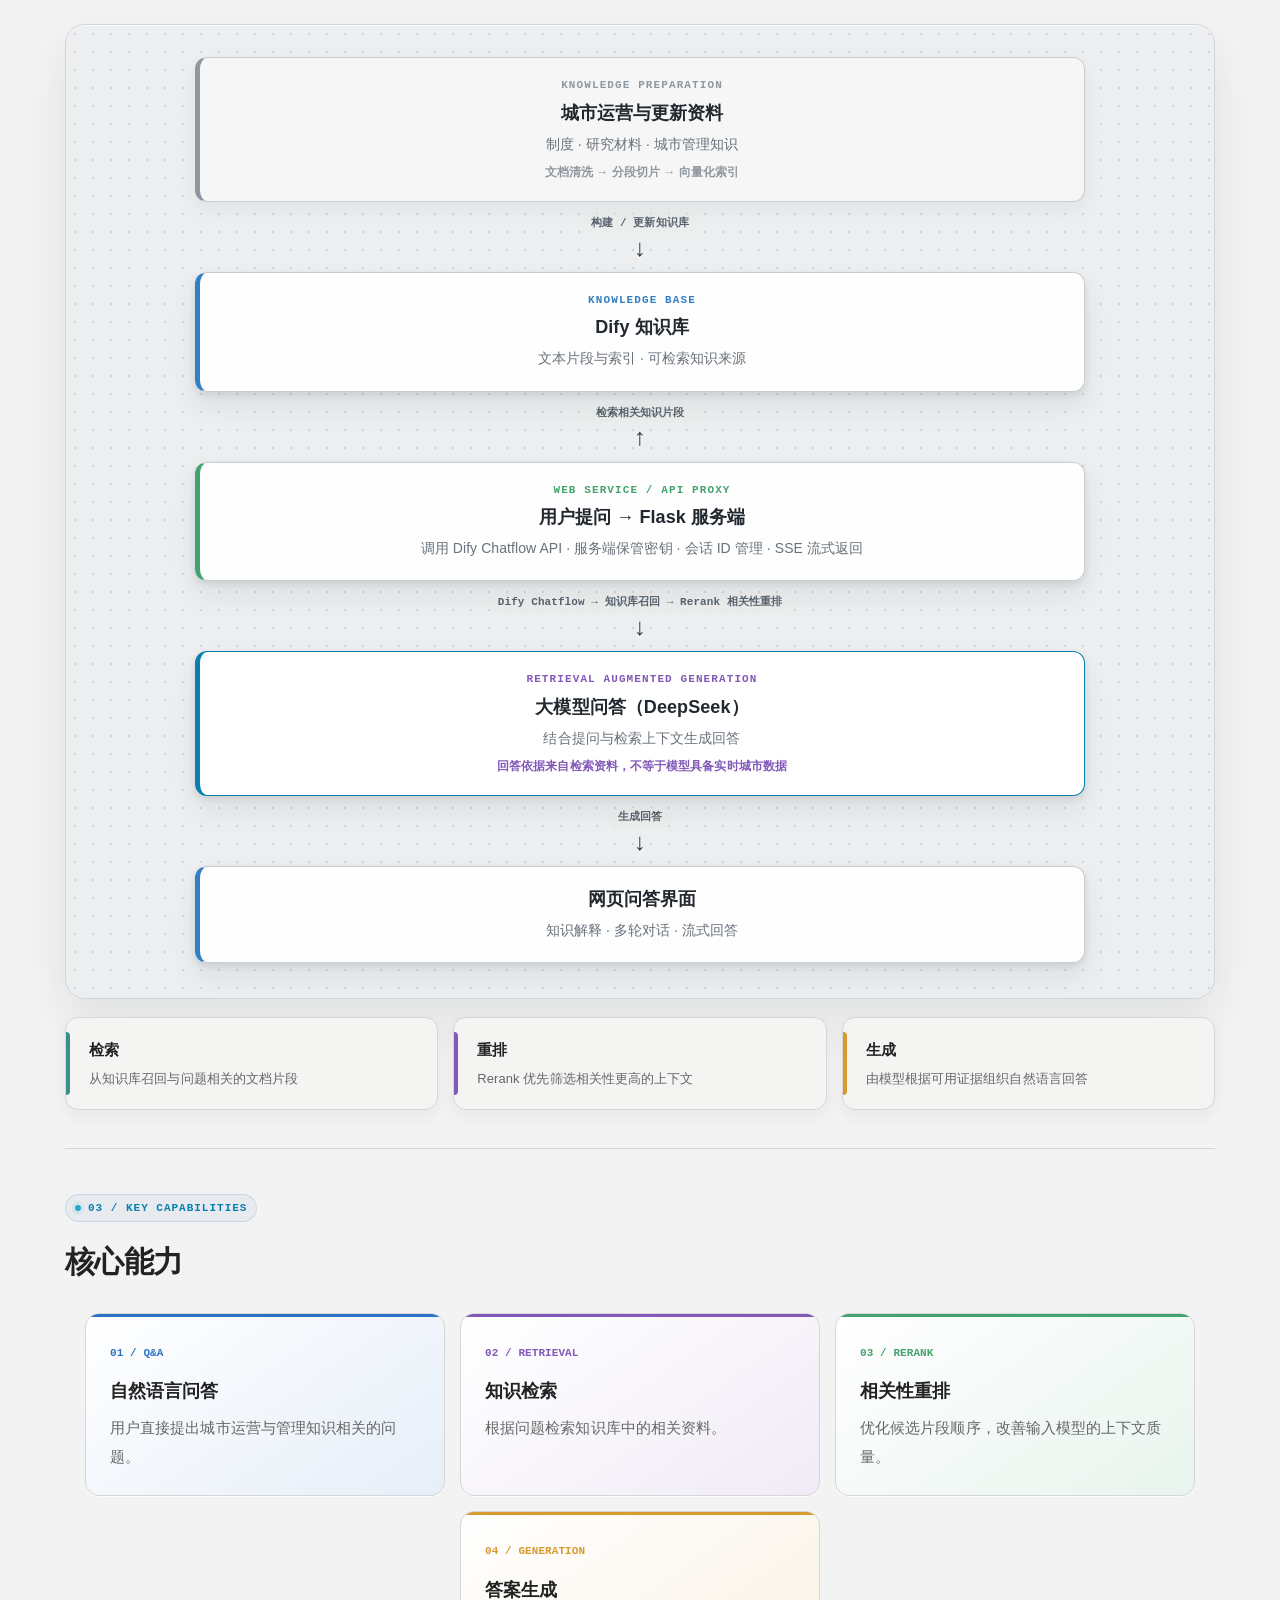
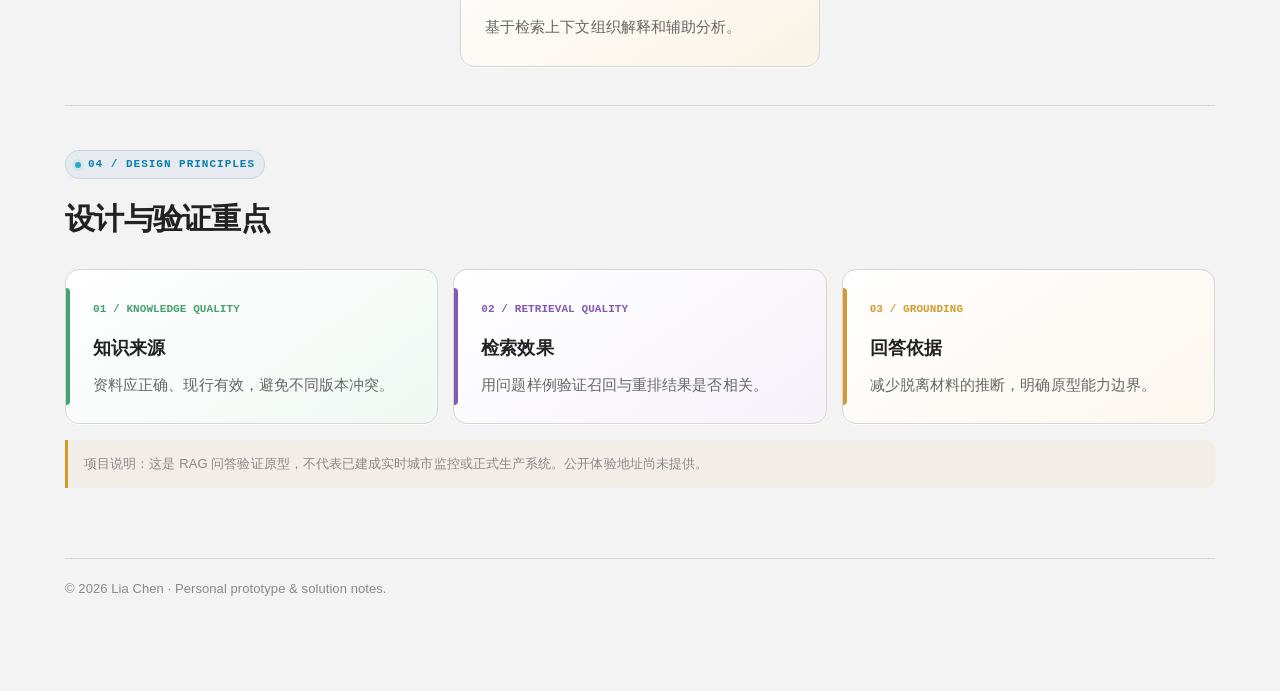
<file: projects/city-vitals.html>
<!doctype html><html lang="zh-CN"><head><meta charset="utf-8"><meta name="viewport" content="width=device-width,initial-scale=1"><meta name="color-scheme" content="light dark"><meta name="description" content="Lia Chen 的个人网站：AI 应用解决方案、POC 作品与业务分析笔记。"><title>城市生命体征 AI 智库助手 · Lia's Notes</title><link rel="stylesheet" href="../assets/style.css?v=20261021resume"></head><body><header class="site-header"><nav class="wrap nav" aria-label="主导航"><a class="brand" href="../index.html"><span class="user">liachen</span>@notes:~$<span aria-hidden="true" class="cursor"></span></a><div class="nav-right"><div class="nav-links"><a href="../index.html#projects">项目</a><a href="../index.html#notes">文章</a><a href="../index.html#timeline">时间轴</a><a href="../index.html#stack">技术栈</a><a href="../contact.html" class="nav-contact">联系我</a></div><button type="button" class="lang-btn" data-lang-toggle aria-label="Switch to English">English</button><button type="button" class="theme-btn" data-theme-toggle aria-label="切换深浅色模式">☾</button></div></nav></header><main class="detail project-case">
<a class="back" href="../index.html#projects">← 返回项目列表</a>
<header class="case-header"><div class="kicker">PERSONAL POC / RAG APPLICATION</div><h1>城市生命体征 AI 智库助手</h1>
<p class="lead">围绕城市更新与运营管理资料，利用 RAG 将文档检索、相关片段重排与大模型问答整合成自然语言知识助手。</p>
<div class="tags case-tags"><span class="tag">Flask</span><span class="tag">Dify Chatflow</span><span class="tag">RAG</span><span class="tag">知识库</span><span class="tag">Rerank</span><span class="tag">DeepSeek</span></div>
<div class="case-actions"><a class="case-secondary-link" href="#case-architecture">查看技术路线 ↓</a></div>
<p class="case-meta">个人 RAG 原型 · 以知识检索与生成链路验证为主</p></header>
<section class="case-section" id="case-preview"><div class="case-section-head"><span class="case-no">01 / PRODUCT PREVIEW</span><h2>界面展示</h2></div>
<figure class="wide-product-figure"><a class="wide-product-shot" href="../assets/city-vitals-assistant.webp" target="_blank" rel="noopener noreferrer" aria-label="打开城市生命体征 AI 智库助手界面大图"><img src="../assets/city-vitals-assistant.webp" alt="城市生命体征 AI 智库助手界面，左侧为能力说明与示例问题，右侧为城市知识问答对话" width="1600" height="787" loading="eager"></a>
<figcaption class="wide-figure-caption"><span>城市运营知识问答界面</span><span>自然语言提问 / 检索增强回答</span></figcaption></figure></section>
<section class="case-section" id="case-architecture"><div class="case-section-head"><span class="case-no">02 / TECHNICAL ARCHITECTURE</span><h2>技术路线</h2><p>Dify Chatflow 编排问答链路，通过知识检索、Rerank 和大模型生成回答。</p></div>
<div class="architecture-map rag-map">
<div class="architecture-node architecture-node-system"><div class="architecture-node-kicker">KNOWLEDGE PREPARATION</div><strong>城市运营与更新资料</strong><span>制度 · 研究材料 · 城市管理知识</span><small>文档清洗 → 分段切片 → 向量化索引</small></div>
<div class="architecture-connector"><span>构建 / 更新知识库</span><i aria-hidden="true">↓</i></div>
<div class="architecture-node architecture-node-front"><div class="architecture-node-kicker">KNOWLEDGE BASE</div><strong>Dify 知识库</strong><span>文本片段与索引 · 可检索知识来源</span></div>
<div class="architecture-connector"><span>检索相关知识片段</span><i aria-hidden="true">↑</i></div>
<div class="architecture-node architecture-node-back"><div class="architecture-node-kicker">WEB SERVICE / API PROXY</div><strong>用户提问 → Flask 服务端</strong><span>调用 Dify Chatflow API · 服务端保管密钥 · 会话 ID 管理 · SSE 流式返回</span></div>
<div class="architecture-connector"><span>Dify Chatflow → 知识库召回 → Rerank 相关性重排</span><i aria-hidden="true">↓</i></div>
<div class="architecture-node architecture-node-ai"><div class="architecture-node-kicker">RETRIEVAL AUGMENTED GENERATION</div><strong>大模型问答（DeepSeek）</strong><span>结合提问与检索上下文生成回答</span><small>回答依据来自检索资料，不等于模型具备实时城市数据</small></div>
<div class="architecture-connector"><span>生成回答</span><i aria-hidden="true">↓</i></div>
<div class="architecture-node architecture-node-front"><strong>网页问答界面</strong><span>知识解释 · 多轮对话 · 流式回答</span></div>
</div>
<div class="architecture-points"><div><strong>检索</strong><span>从知识库召回与问题相关的文档片段</span></div><div><strong>重排</strong><span>Rerank 优先筛选相关性更高的上下文</span></div><div><strong>生成</strong><span>由模型根据可用证据组织自然语言回答</span></div></div></section>
<section class="case-section" id="case-features"><div class="case-section-head"><span class="case-no">03 / KEY CAPABILITIES</span><h2>核心能力</h2></div>
<div class="case-feature-grid"><div class="case-feature"><span>01 / Q&amp;A</span><h3>自然语言问答</h3><p>用户直接提出城市运营与管理知识相关的问题。</p></div><div class="case-feature"><span>02 / RETRIEVAL</span><h3>知识检索</h3><p>根据问题检索知识库中的相关资料。</p></div><div class="case-feature"><span>03 / RERANK</span><h3>相关性重排</h3><p>优化候选片段顺序，改善输入模型的上下文质量。</p></div><div class="case-feature"><span>04 / GENERATION</span><h3>答案生成</h3><p>基于检索上下文组织解释和辅助分析。</p></div></div></section>
<section class="case-section" id="case-principles"><div class="case-section-head"><span class="case-no">04 / DESIGN PRINCIPLES</span><h2>设计与验证重点</h2></div>
<div class="case-mini-grid case-principle-grid"><div class="case-mini"><span>01 / KNOWLEDGE QUALITY</span><h3>知识来源</h3><p>资料应正确、现行有效，避免不同版本冲突。</p></div><div class="case-mini"><span>02 / RETRIEVAL QUALITY</span><h3>检索效果</h3><p>用问题样例验证召回与重排结果是否相关。</p></div><div class="case-mini"><span>03 / GROUNDING</span><h3>回答依据</h3><p>减少脱离材料的推断，明确原型能力边界。</p></div></div>
<p class="case-disclaimer">项目说明：这是 RAG 问答验证原型，不代表已建成实时城市监控或正式生产系统。公开体验地址尚未提供。</p></section>
<div class="footer-detail">© <span data-year>2026</span> Lia Chen · Personal prototype &amp; solution notes.</div></main><script src="../assets/i18n.js?v=20261021contact-v1" defer></script><script src="../assets/main.js?v=20261020d" defer></script><!-- Cloudflare Web Analytics --><script type="module" src="https://static.cloudflareinsights.com/beacon.min.js" data-cf-beacon='{"token":"1029e329949f418ba91fe590e9050219"}'></script><!-- End Cloudflare Web Analytics -->
</body></html>
</file>
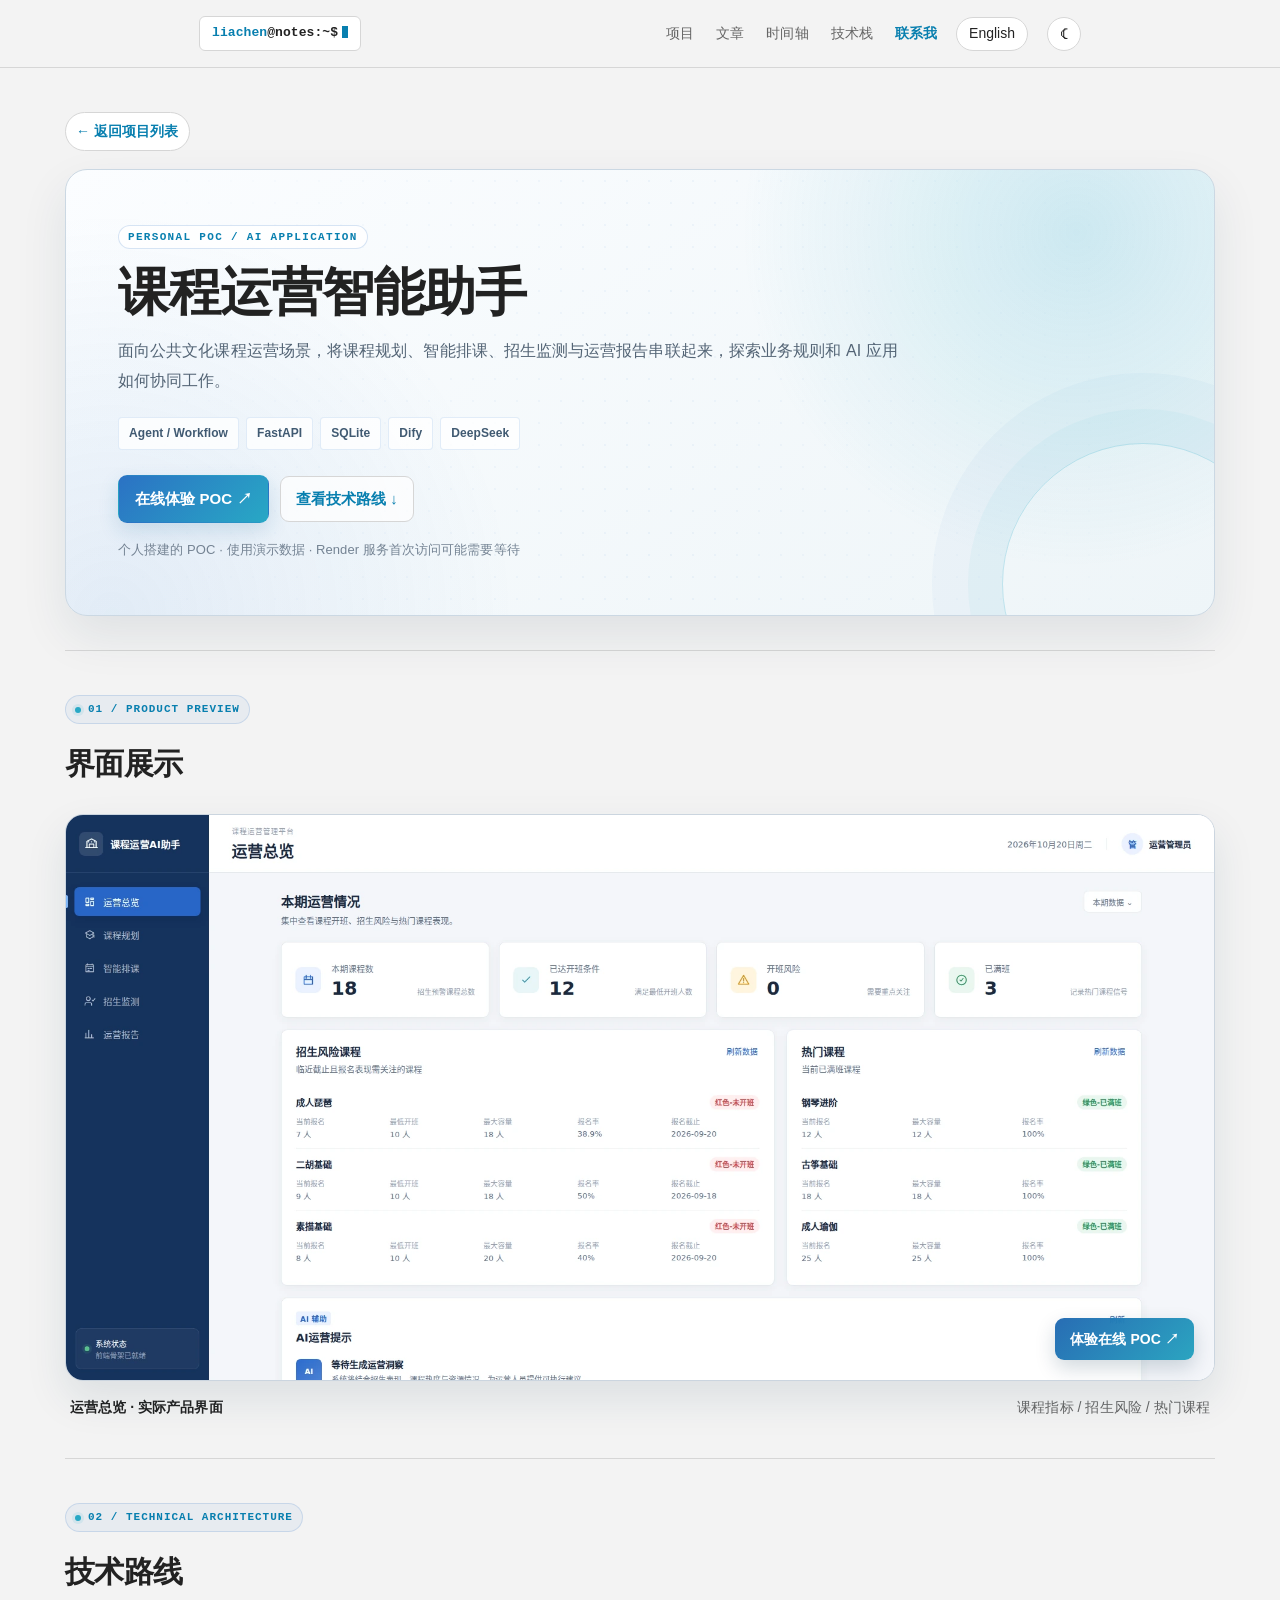
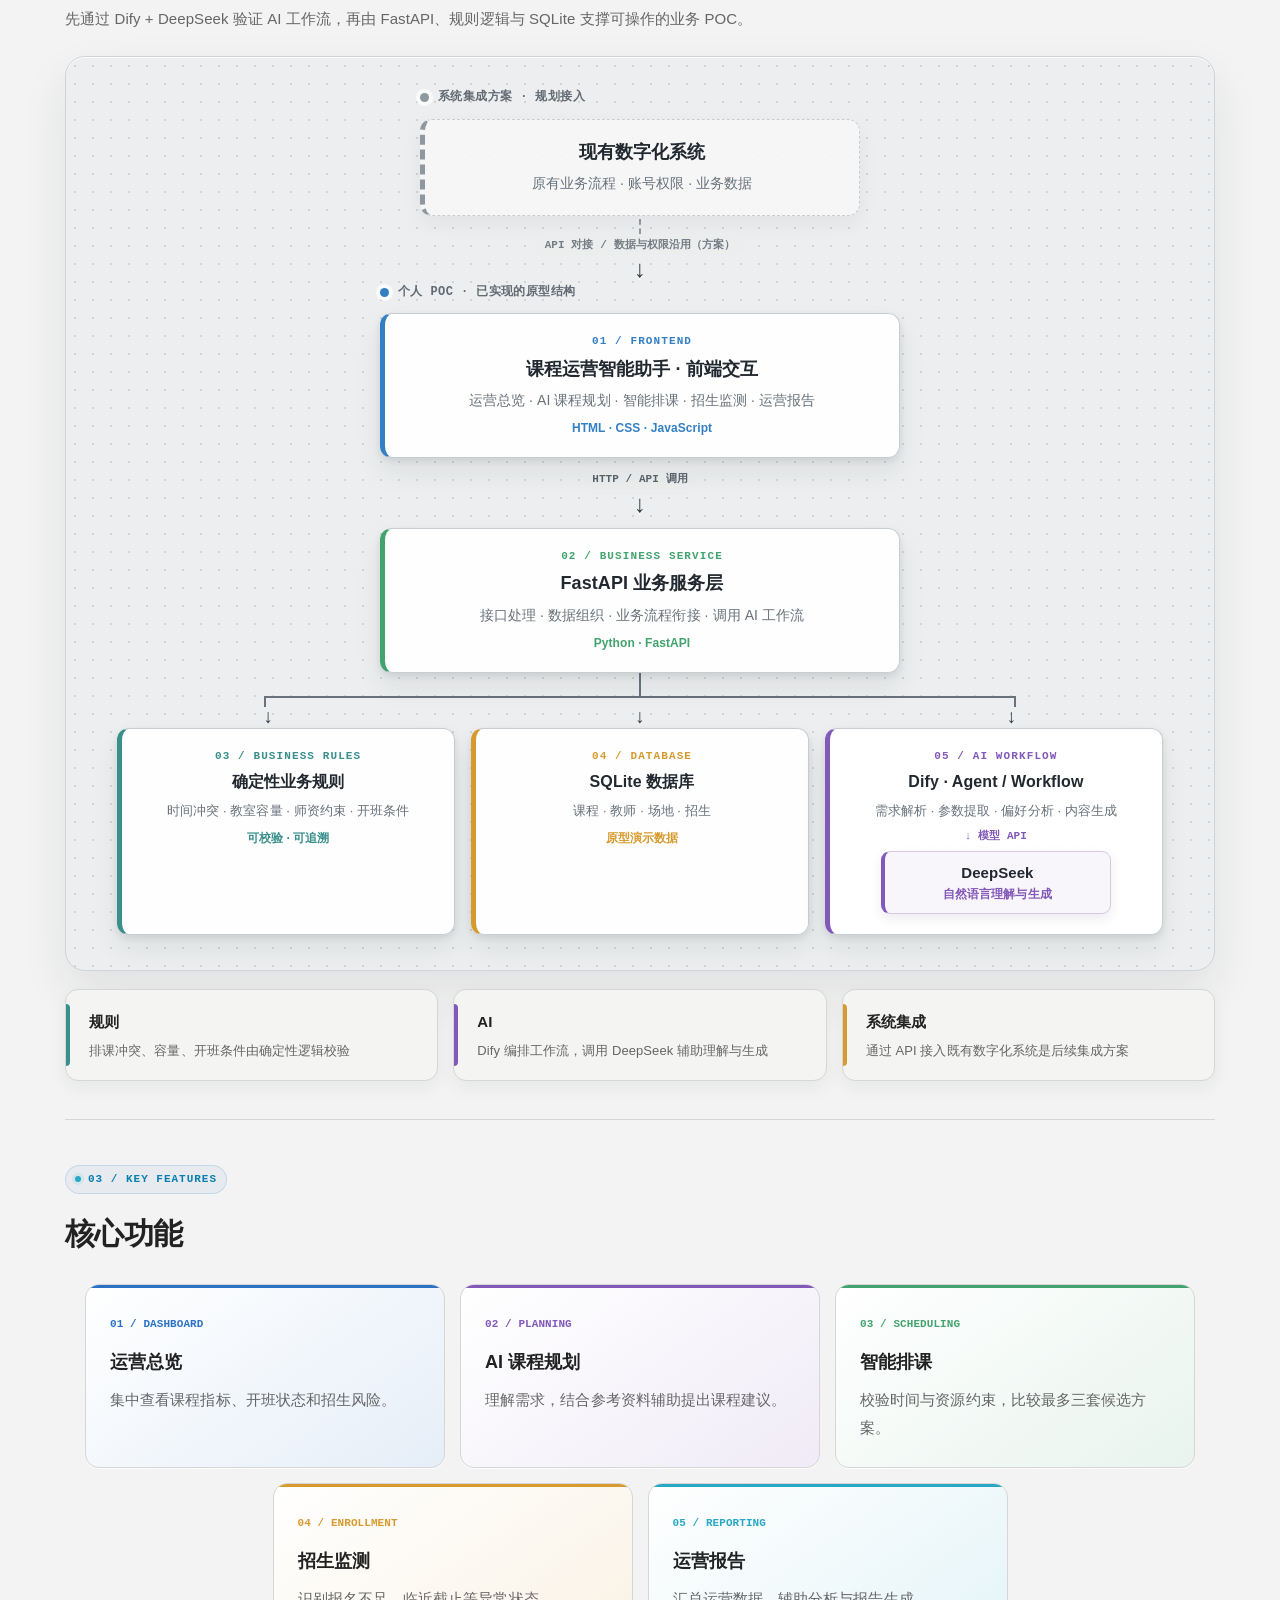
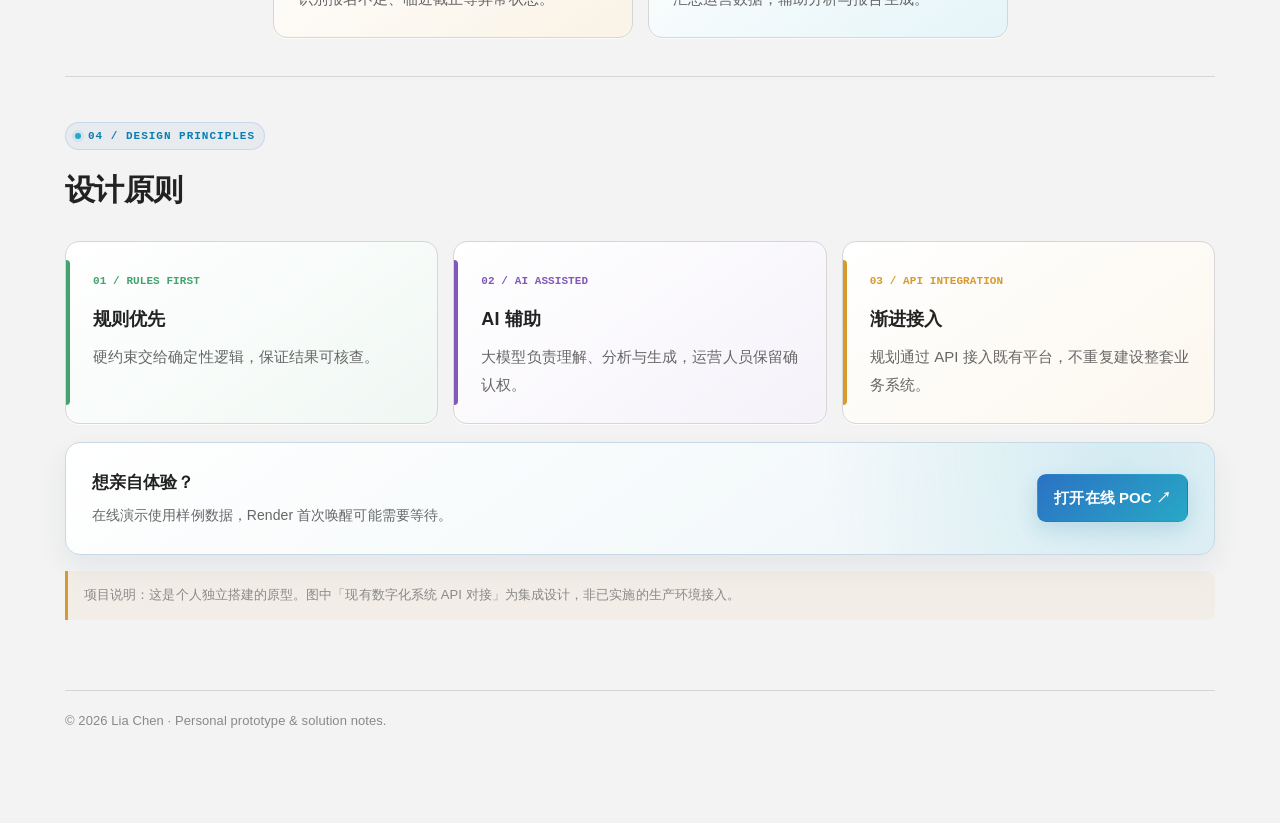
<file: projects/course-operations.html>
<!doctype html><html lang="zh-CN"><head><meta charset="utf-8"><meta name="viewport" content="width=device-width,initial-scale=1"><meta name="color-scheme" content="light dark"><meta name="description" content="Lia Chen 的个人网站：AI 应用解决方案、POC 作品与业务分析笔记。"><title>课程运营智能助手 · Lia's Notes</title><link rel="stylesheet" href="../assets/style.css?v=20261021resume"></head><body><header class="site-header"><nav class="wrap nav" aria-label="主导航"><a class="brand" href="../index.html"><span class="user">liachen</span>@notes:~$<span aria-hidden="true" class="cursor"></span></a><div class="nav-right"><div class="nav-links"><a href="../index.html#projects">项目</a><a href="../index.html#notes">文章</a><a href="../index.html#timeline">时间轴</a><a href="../index.html#stack">技术栈</a><a href="../contact.html" class="nav-contact">联系我</a></div><button type="button" class="lang-btn" data-lang-toggle aria-label="Switch to English">English</button><button type="button" class="theme-btn" data-theme-toggle aria-label="切换深浅色模式">☾</button></div></nav></header><main class="detail project-case">
  <a class="back" href="../index.html#projects">← 返回项目列表</a>
  <header class="case-header">
    <div class="kicker">PERSONAL POC / AI APPLICATION</div>
    <h1>课程运营智能助手</h1>
    <p class="lead">面向公共文化课程运营场景，将课程规划、智能排课、招生监测与运营报告串联起来，探索业务规则和 AI 应用如何协同工作。</p>
    <div class="tags case-tags"><span class="tag">Agent / Workflow</span><span class="tag">FastAPI</span><span class="tag">SQLite</span><span class="tag">Dify</span><span class="tag">DeepSeek</span></div>
    <div class="case-actions"><a class="project-demo-link" href="https://course-operations-ai-assistant-1.onrender.com/#overview" target="_blank" rel="noopener noreferrer">在线体验 POC ↗</a><a class="case-secondary-link" href="#case-architecture">查看技术路线 ↓</a></div>
    <p class="case-meta">个人搭建的 POC · 使用演示数据 · Render 服务首次访问可能需要等待</p>
  </header>

  <section class="case-section" id="case-preview">
    <div class="case-section-head"><span class="case-no">01 / PRODUCT PREVIEW</span><h2>界面展示</h2></div>
    <figure class="wide-product-figure">
      <a class="wide-product-shot" href="https://course-operations-ai-assistant-1.onrender.com/#overview" target="_blank" rel="noopener noreferrer" aria-label="打开课程运营智能助手在线演示">
        <img src="../assets/course-operations-overview-hd.webp?v=20261020hd2" width="1912" height="940" alt="课程运营智能助手运营总览界面，显示本期课程数、招生风险课程与热门课程" fetchpriority="high">
        <span class="wide-shot-action">体验在线 POC ↗</span>
      </a>
      <figcaption class="wide-figure-caption"><span>运营总览 · 实际产品界面</span><span>课程指标 / 招生风险 / 热门课程</span></figcaption>
    </figure>
  </section>

  <section class="case-section" id="case-architecture">
    <div class="case-section-head"><span class="case-no">02 / TECHNICAL ARCHITECTURE</span><h2>技术路线</h2><p>先通过 Dify + DeepSeek 验证 AI 工作流，再由 FastAPI、规则逻辑与 SQLite 支撑可操作的业务 POC。</p></div>
    <div class="architecture-map">
      <div class="architecture-map-label"><span class="architecture-map-dot architecture-map-dot-plan"></span>系统集成方案 · 规划接入</div>
      <div class="architecture-node architecture-node-system">
        <strong>现有数字化系统</strong>
        <span>原有业务流程 · 账号权限 · 业务数据</span>
      </div>
      <div class="architecture-connector architecture-connector-plan"><span>API 对接 / 数据与权限沿用（方案）</span><i aria-hidden="true">↓</i></div>
      <div class="architecture-map-label"><span class="architecture-map-dot architecture-map-dot-build"></span>个人 POC · 已实现的原型结构</div>
      <div class="architecture-node architecture-node-front">
        <div class="architecture-node-kicker">01 / FRONTEND</div>
        <strong>课程运营智能助手 · 前端交互</strong>
        <span>运营总览 · AI 课程规划 · 智能排课 · 招生监测 · 运营报告</span>
        <small>HTML · CSS · JavaScript</small>
      </div>
      <div class="architecture-connector"><span>HTTP / API 调用</span><i aria-hidden="true">↓</i></div>
      <div class="architecture-node architecture-node-back">
        <div class="architecture-node-kicker">02 / BUSINESS SERVICE</div>
        <strong>FastAPI 业务服务层</strong>
        <span>接口处理 · 数据组织 · 业务流程衔接 · 调用 AI 工作流</span>
        <small>Python · FastAPI</small>
      </div>
      <div class="architecture-branch-connector" aria-hidden="true"><div class="architecture-branch-stem"></div><div class="architecture-branch-bar"></div><div class="architecture-branch-heads"><span>↓</span><span>↓</span><span>↓</span></div></div>
      <div class="architecture-services">
        <div class="architecture-node architecture-node-rule">
          <div class="architecture-node-kicker">03 / BUSINESS RULES</div>
          <strong>确定性业务规则</strong>
          <span>时间冲突 · 教室容量 · 师资约束 · 开班条件</span>
          <small>可校验 · 可追溯</small>
        </div>
        <div class="architecture-node architecture-node-data">
          <div class="architecture-node-kicker">04 / DATABASE</div>
          <strong>SQLite 数据库</strong>
          <span>课程 · 教师 · 场地 · 招生</span>
          <small>原型演示数据</small>
        </div>
        <div class="architecture-node architecture-node-ai">
          <div class="architecture-node-kicker">05 / AI WORKFLOW</div>
          <strong>Dify · Agent / Workflow</strong>
          <span>需求解析 · 参数提取 · 偏好分析 · 内容生成</span>
          <div class="architecture-model-link" aria-hidden="true">↓ 模型 API</div>
          <div class="architecture-model"><strong>DeepSeek</strong><small>自然语言理解与生成</small></div>
        </div>
      </div>
    </div>
    <div class="architecture-points">
      <div><strong>规则</strong><span>排课冲突、容量、开班条件由确定性逻辑校验</span></div>
      <div><strong>AI</strong><span>Dify 编排工作流，调用 DeepSeek 辅助理解与生成</span></div>
      <div><strong>系统集成</strong><span>通过 API 接入既有数字化系统是后续集成方案</span></div>
    </div>
  </section>

  <section class="case-section" id="case-features">
    <div class="case-section-head"><span class="case-no">03 / KEY FEATURES</span><h2>核心功能</h2></div>
    <div class="case-feature-grid">
      <div class="case-feature"><span>01 / DASHBOARD</span><h3>运营总览</h3><p>集中查看课程指标、开班状态和招生风险。</p></div>
      <div class="case-feature"><span>02 / PLANNING</span><h3>AI 课程规划</h3><p>理解需求，结合参考资料辅助提出课程建议。</p></div>
      <div class="case-feature"><span>03 / SCHEDULING</span><h3>智能排课</h3><p>校验时间与资源约束，比较最多三套候选方案。</p></div>
      <div class="case-feature"><span>04 / ENROLLMENT</span><h3>招生监测</h3><p>识别报名不足、临近截止等异常状态。</p></div>
      <div class="case-feature"><span>05 / REPORTING</span><h3>运营报告</h3><p>汇总运营数据，辅助分析与报告生成。</p></div>
    </div>
  </section>

  <section class="case-section" id="case-principles">
    <div class="case-section-head"><span class="case-no">04 / DESIGN PRINCIPLES</span><h2>设计原则</h2></div>
    <div class="case-mini-grid case-principle-grid">
      <div class="case-mini"><span>01 / RULES FIRST</span><h3>规则优先</h3><p>硬约束交给确定性逻辑，保证结果可核查。</p></div>
      <div class="case-mini"><span>02 / AI ASSISTED</span><h3>AI 辅助</h3><p>大模型负责理解、分析与生成，运营人员保留确认权。</p></div>
      <div class="case-mini"><span>03 / API INTEGRATION</span><h3>渐进接入</h3><p>规划通过 API 接入既有平台，不重复建设整套业务系统。</p></div>
    </div>
    <div class="case-cta"><div><strong>想亲自体验？</strong><p>在线演示使用样例数据，Render 首次唤醒可能需要等待。</p></div><a class="project-demo-link" href="https://course-operations-ai-assistant-1.onrender.com/#overview" target="_blank" rel="noopener noreferrer">打开在线 POC ↗</a></div>
    <p class="case-disclaimer">项目说明：这是个人独立搭建的原型。图中「现有数字化系统 API 对接」为集成设计，非已实施的生产环境接入。</p>
  </section>
  <div class="footer-detail">© <span data-year>2026</span> Lia Chen · Personal prototype & solution notes.</div>
</main><script src="../assets/i18n.js?v=20261021contact-v1" defer></script><script src="../assets/main.js?v=20261020case" defer></script><!-- Cloudflare Web Analytics --><script type="module" src="https://static.cloudflareinsights.com/beacon.min.js" data-cf-beacon='{"token":"1029e329949f418ba91fe590e9050219"}'></script><!-- End Cloudflare Web Analytics -->
</body></html>
</file>
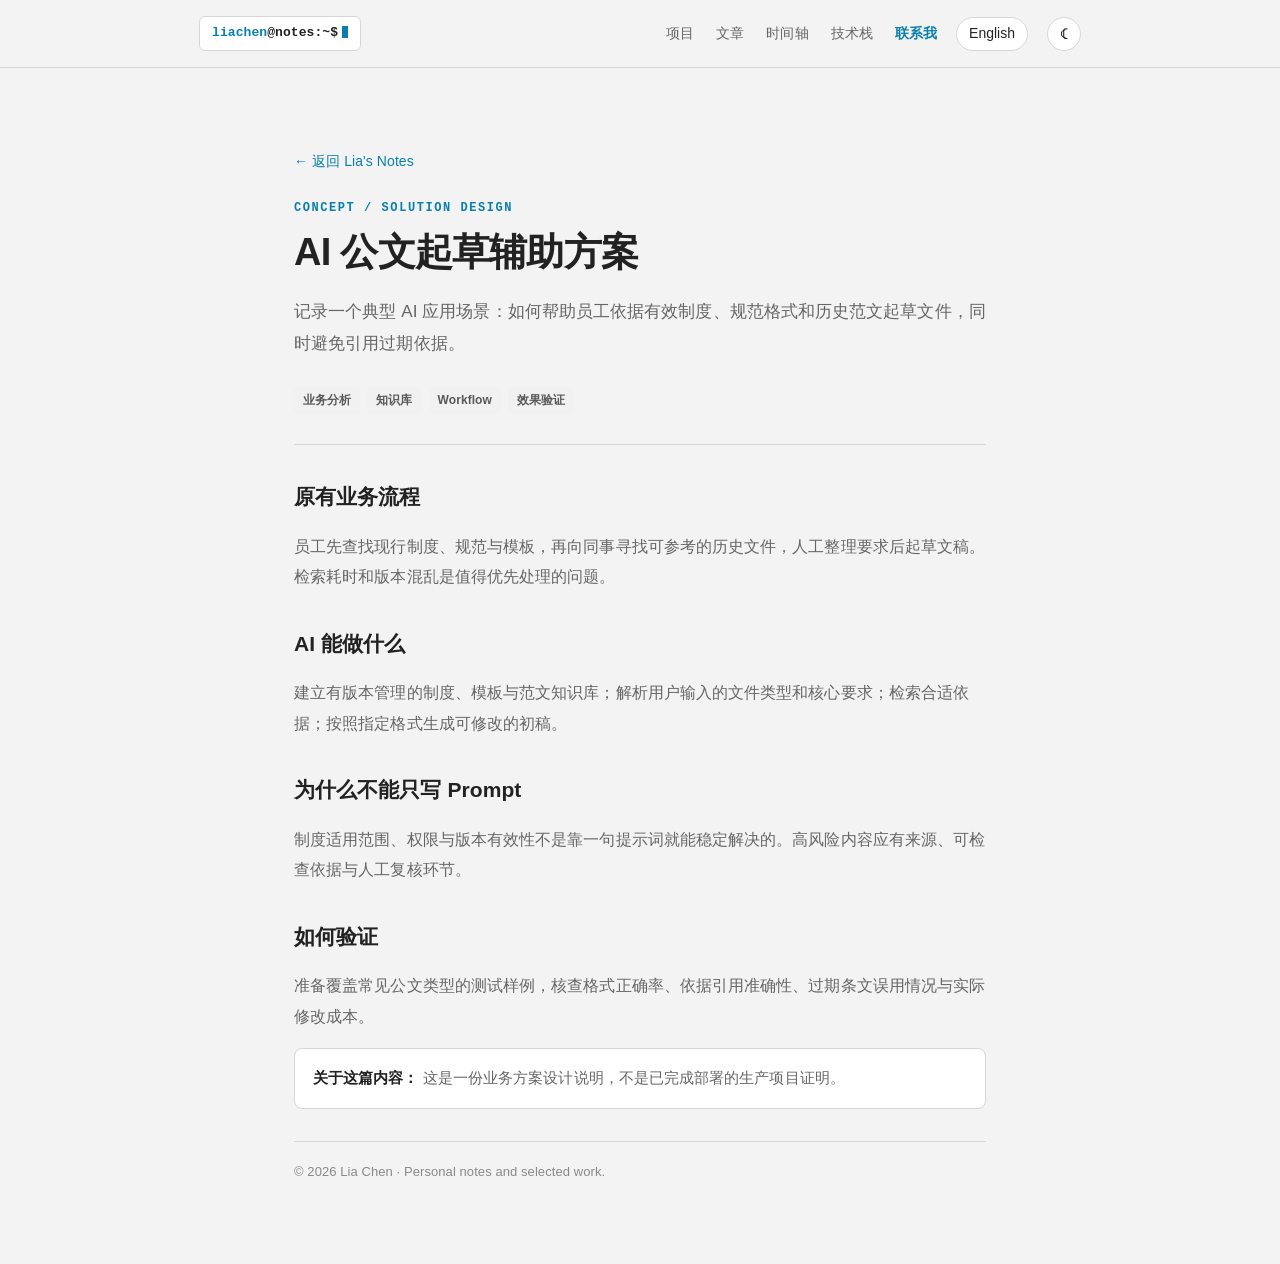
<file: projects/document-drafting.html>
<!doctype html><html lang="zh-CN"><head><meta charset="utf-8"><meta name="viewport" content="width=device-width,initial-scale=1"><meta name="color-scheme" content="light dark"><meta name="description" content="Lia Chen 的个人网站：AI 应用解决方案、POC 作品与业务分析笔记。"><title>AI 公文起草辅助方案 · Lia's Notes</title><link rel="stylesheet" href="../assets/style.css?v=20261021resume"></head><body><header class="site-header"><nav class="wrap nav" aria-label="主导航"><a class="brand" href="../index.html"><span class="user">liachen</span>@notes:~$<span aria-hidden="true" class="cursor"></span></a><div class="nav-right"><div class="nav-links"><a href="../index.html#projects">项目</a><a href="../index.html#notes">文章</a><a href="../index.html#timeline">时间轴</a><a href="../index.html#stack">技术栈</a><a href="../contact.html" class="nav-contact">联系我</a></div><button type="button" class="lang-btn" data-lang-toggle aria-label="Switch to English">English</button><button type="button" class="theme-btn" data-theme-toggle aria-label="切换深浅色模式">☾</button></div></nav></header><main class="detail"><a class="back" href="../index.html">← 返回 Lia's Notes</a><div class="kicker">CONCEPT / SOLUTION DESIGN</div><h1>AI 公文起草辅助方案</h1><p class="lead">记录一个典型 AI 应用场景：如何帮助员工依据有效制度、规范格式和历史范文起草文件，同时避免引用过期依据。</p><div class="tags"><span class="tag">业务分析</span><span class="tag">知识库</span><span class="tag">Workflow</span><span class="tag">效果验证</span></div><hr><section><h2>原有业务流程</h2><p>员工先查找现行制度、规范与模板，再向同事寻找可参考的历史文件，人工整理要求后起草文稿。检索耗时和版本混乱是值得优先处理的问题。</p></section><section><h2>AI 能做什么</h2><p>建立有版本管理的制度、模板与范文知识库；解析用户输入的文件类型和核心要求；检索合适依据；按照指定格式生成可修改的初稿。</p></section><section><h2>为什么不能只写 Prompt</h2><p>制度适用范围、权限与版本有效性不是靠一句提示词就能稳定解决的。高风险内容应有来源、可检查依据与人工复核环节。</p></section><section><h2>如何验证</h2><p>准备覆盖常见公文类型的测试样例，核查格式正确率、依据引用准确性、过期条文误用情况与实际修改成本。</p></section><div class="callout"><strong>关于这篇内容：</strong> 这是一份业务方案设计说明，不是已完成部署的生产项目证明。</div><div class="footer-detail">© <span data-year>2026</span> Lia Chen · Personal notes and selected work.</div></main><script src="../assets/i18n.js?v=20261021contact-v1" defer></script><script src="../assets/main.js?v=20261020d" defer></script><!-- Cloudflare Web Analytics --><script type="module" src="https://static.cloudflareinsights.com/beacon.min.js" data-cf-beacon='{"token":"1029e329949f418ba91fe590e9050219"}'></script><!-- End Cloudflare Web Analytics -->
</body></html>
</file>
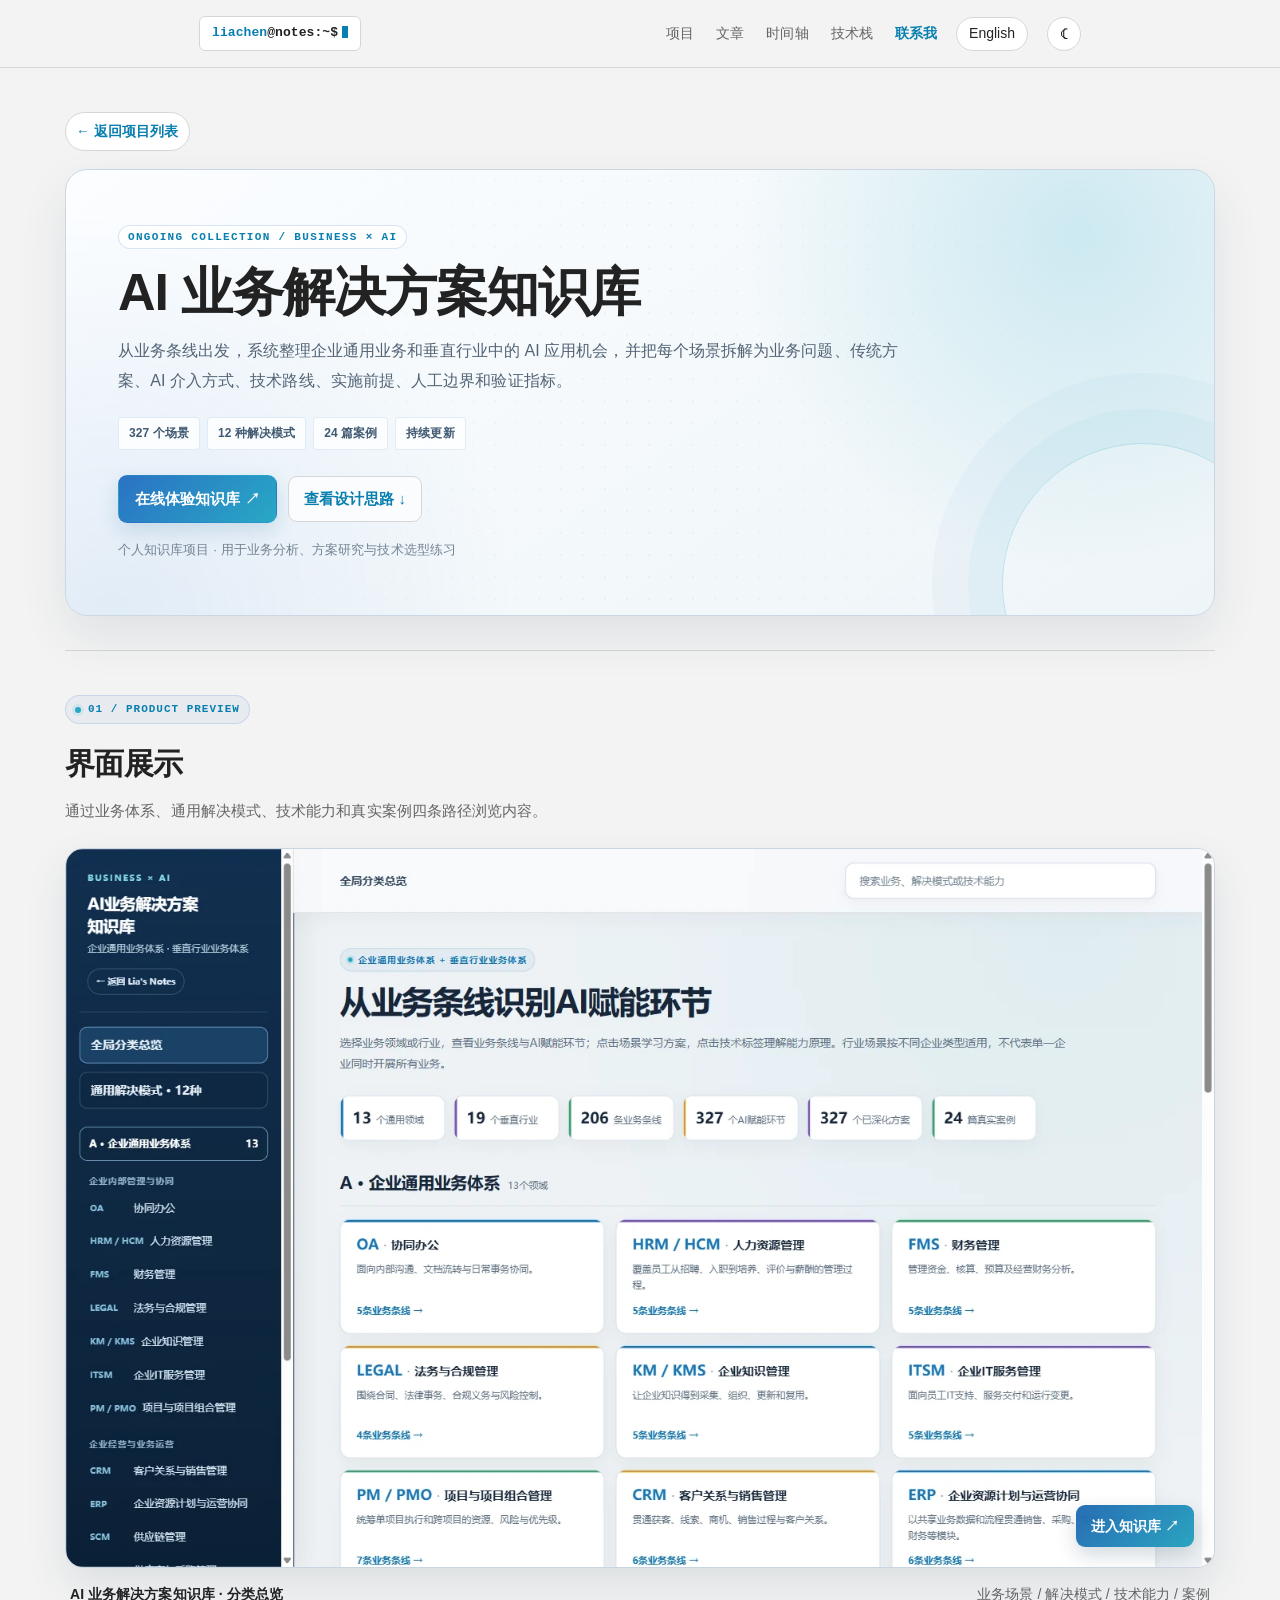
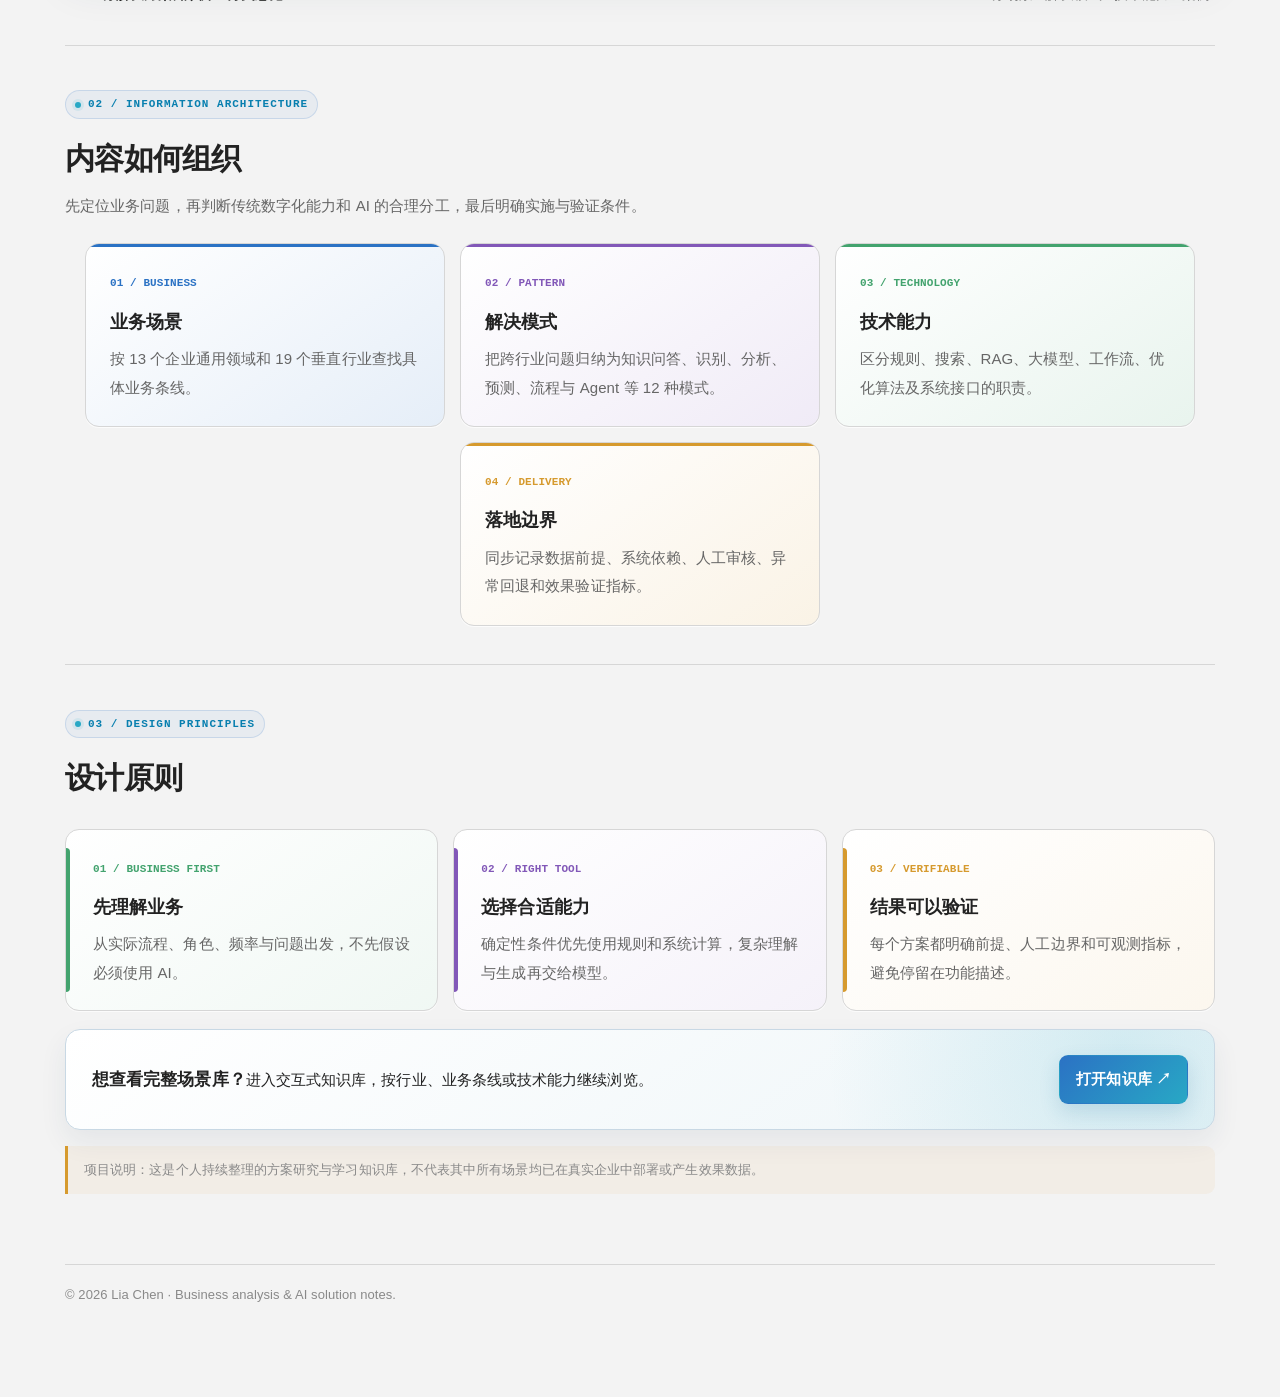
<file: projects/industry-ai-solutions.html>
<!doctype html>
<html lang="zh-CN">
<head>
<meta charset="utf-8"><meta name="viewport" content="width=device-width,initial-scale=1">
<meta name="color-scheme" content="light dark">
<meta name="description" content="Lia Chen 的 AI 业务解决方案知识库，覆盖企业通用业务与垂直行业的 AI 应用场景、技术路线和落地边界。">
<title>AI 业务解决方案知识库 · Lia's Notes</title>
<link rel="stylesheet" href="../assets/style.css?v=20261021resume">
</head>
<body>
<header class="site-header"><nav class="wrap nav" aria-label="主导航">
<a class="brand" href="../index.html"><span class="user">liachen</span>@notes:~$<span aria-hidden="true" class="cursor"></span></a>
<div class="nav-right"><div class="nav-links"><a href="../index.html#projects">项目</a><a href="../index.html#notes">文章</a><a href="../index.html#timeline">时间轴</a><a href="../index.html#stack">技术栈</a><a href="../contact.html" class="nav-contact">联系我</a></div><button type="button" class="lang-btn" data-lang-toggle aria-label="Switch to English">English</button><button type="button" class="theme-btn" data-theme-toggle aria-label="切换深浅色模式">☾</button></div>
</nav></header>
<main class="detail project-case">
<a class="back" href="../index.html#projects">← 返回项目列表</a>
<header class="case-header">
  <div class="kicker">ONGOING COLLECTION / BUSINESS × AI</div>
  <h1>AI 业务解决方案知识库</h1>
  <p class="lead">从业务条线出发，系统整理企业通用业务和垂直行业中的 AI 应用机会，并把每个场景拆解为业务问题、传统方案、AI 介入方式、技术路线、实施前提、人工边界和验证指标。</p>
  <div class="tags case-tags"><span class="tag">327 个场景</span><span class="tag">12 种解决模式</span><span class="tag">24 篇案例</span><span class="tag">持续更新</span></div>
  <div class="case-actions"><a class="project-demo-link" href="../demos/ai-solutions/index.html#/overview">在线体验知识库 ↗</a><a class="case-secondary-link" href="#case-structure">查看设计思路 ↓</a></div>
  <p class="case-meta">个人知识库项目 · 用于业务分析、方案研究与技术选型练习</p>
</header>

<section class="case-section" id="case-preview"><div class="case-section-head"><span class="case-no">01 / PRODUCT PREVIEW</span><h2>界面展示</h2><p>通过业务体系、通用解决模式、技术能力和真实案例四条路径浏览内容。</p></div>
<figure class="wide-product-figure"><a class="wide-product-shot" href="../demos/ai-solutions/index.html#/overview" aria-label="打开 AI 业务解决方案知识库"><img src="../assets/ai-solutions-knowledge-base.webp" alt="AI 业务解决方案知识库首页，左侧为业务导航，右侧展示统计信息和业务领域卡片" width="1440" height="900" loading="eager"><span class="wide-shot-action">进入知识库 ↗</span></a><figcaption class="wide-figure-caption"><span>AI 业务解决方案知识库 · 分类总览</span><span>业务场景 / 解决模式 / 技术能力 / 案例</span></figcaption></figure>
</section>

<section class="case-section" id="case-structure"><div class="case-section-head"><span class="case-no">02 / INFORMATION ARCHITECTURE</span><h2>内容如何组织</h2><p>先定位业务问题，再判断传统数字化能力和 AI 的合理分工，最后明确实施与验证条件。</p></div>
<div class="case-feature-grid">
  <div class="case-feature"><span>01 / BUSINESS</span><h3>业务场景</h3><p>按 13 个企业通用领域和 19 个垂直行业查找具体业务条线。</p></div>
  <div class="case-feature"><span>02 / PATTERN</span><h3>解决模式</h3><p>把跨行业问题归纳为知识问答、识别、分析、预测、流程与 Agent 等 12 种模式。</p></div>
  <div class="case-feature"><span>03 / TECHNOLOGY</span><h3>技术能力</h3><p>区分规则、搜索、RAG、大模型、工作流、优化算法及系统接口的职责。</p></div>
  <div class="case-feature"><span>04 / DELIVERY</span><h3>落地边界</h3><p>同步记录数据前提、系统依赖、人工审核、异常回退和效果验证指标。</p></div>
</div></section>

<section class="case-section" id="case-principles"><div class="case-section-head"><span class="case-no">03 / DESIGN PRINCIPLES</span><h2>设计原则</h2></div>
<div class="case-mini-grid case-principle-grid">
  <div class="case-mini"><span>01 / BUSINESS FIRST</span><h3>先理解业务</h3><p>从实际流程、角色、频率与问题出发，不先假设必须使用 AI。</p></div>
  <div class="case-mini"><span>02 / RIGHT TOOL</span><h3>选择合适能力</h3><p>确定性条件优先使用规则和系统计算，复杂理解与生成再交给模型。</p></div>
  <div class="case-mini"><span>03 / VERIFIABLE</span><h3>结果可以验证</h3><p>每个方案都明确前提、人工边界和可观测指标，避免停留在功能描述。</p></div>
</div>
<div class="case-cta"><div><strong>想查看完整场景库？</strong><span>进入交互式知识库，按行业、业务条线或技术能力继续浏览。</span></div><a class="project-demo-link" href="../demos/ai-solutions/index.html#/overview">打开知识库 ↗</a></div>
<p class="case-disclaimer">项目说明：这是个人持续整理的方案研究与学习知识库，不代表其中所有场景均已在真实企业中部署或产生效果数据。</p>
</section>
<div class="footer-detail">© <span data-year>2026</span> Lia Chen · Business analysis &amp; AI solution notes.</div>
</main>
<script src="../assets/i18n.js?v=20261021contact-v1" defer></script><script src="../assets/main.js?v=20261020d" defer></script>
<!-- Cloudflare Web Analytics --><script type="module" src="https://static.cloudflareinsights.com/beacon.min.js" data-cf-beacon='{"token":"1029e329949f418ba91fe590e9050219"}'></script><!-- End Cloudflare Web Analytics -->
</body>
</html>
</file>
<file: assets/style.css>
:root {color-scheme:light;--bg:#f3f3f3;--paper:#ffffff;--tint:#f8f8f8;--ink:#222222;--muted:#666666;--soft:#898989;--line:#d6d6d6;--accent:#087faf;--accent-2:#45a7cb;--badge:#f1f1f1;--tag-ink:#595959;--shadow:0 10px 28px rgba(0,0,0,.055);--nav:rgba(243,243,243,.94)}
:root[data-theme='dark']{color-scheme:dark;--bg:#171c25;--paper:#202633;--tint:#252c3a;--ink:#edf0f8;--muted:#aeb8c9;--soft:#94a2b6;--line:#3a4555;--accent:#65c6e9;--accent-2:#8bd5eb;--badge:#2c3852;--tag-ink:#b7c8ff;--shadow:0 16px 35px rgba(0,0,0,.12);--nav:rgba(23,28,37,.91)}
*{box-sizing:border-box}html{scroll-behavior:smooth}body{margin:0;background:var(--bg);color:var(--ink);font:15px/1.75 -apple-system,BlinkMacSystemFont,'Segoe UI','Microsoft YaHei','PingFang SC',Arial,sans-serif;letter-spacing:.005em;transition:background .25s,color .25s}a{color:inherit;text-decoration:none}a:hover{color:var(--accent)}button{font:inherit;cursor:pointer}::selection{background:#bcd0ff;color:#233052}.wrap{max-width:930px;margin:auto;padding:0 24px}#projects,#notes,#timeline,#stack,#about{scroll-margin-top:90px} .site-header{height:68px;position:sticky;top:0;z-index:40;background:var(--nav);border-bottom:1px solid var(--line);backdrop-filter:blur(15px)}.nav{height:100%;display:flex;align-items:center;justify-content:space-between;gap:16px}.brand{font:600 12px/1.1 'Consolas','SFMono-Regular',monospace;padding:9px 12px;border:1px solid var(--line);border-radius:6px;background:var(--paper);white-space:nowrap}.brand .user{color:var(--accent)}.brand .cursor{display:inline-block;margin-left:4px;width:6px;height:12px;background:var(--accent);vertical-align:-2px;animation:none}@keyframes blink{50%{opacity:0}}.nav-right{display:flex;align-items:center;gap:19px}.nav-links{display:flex;align-items:center;gap:22px}.nav-links a{font-size:13px;color:var(--muted);font-weight:550;white-space:nowrap}.nav-links a:hover{color:var(--accent)}.theme-btn{border:1px solid var(--line);background:var(--paper);color:var(--ink);border-radius:50%;width:34px;height:34px;display:grid;place-items:center;font-size:17px;line-height:1}.theme-btn:hover{border-color:var(--accent)}.hero{padding:81px 0 65px;text-align:center}.avatar{display:grid;place-items:center;position:relative;width:116px;height:116px;margin:0 auto 21px;border-radius:50%;background:linear-gradient(145deg,#e7eaf6,#cbd6f0);border:5px solid var(--paper);box-shadow:0 2px 0 var(--line),0 15px 30px rgba(72,104,189,.09)}.avatar:before{content:'';position:absolute;inset:-10px;border:1px dashed var(--line);border-radius:50%}.avatar-image{display:block;width:100%;height:100%;border-radius:50%;object-fit:cover}.avatar-dot{position:absolute;right:8px;bottom:7px;width:15px;height:15px;background:#91bba4;border:3px solid var(--paper);border-radius:50%}.eyebrow{font:600 11px/1.4 'Consolas',monospace;letter-spacing:.19em;text-transform:uppercase;color:var(--accent);margin-bottom:11px}.hero h1{font-size:clamp(28px,5vw,42px);line-height:1.3;letter-spacing:-.03em;margin:0 0 12px;font-weight:750}.hero-slogan{font-size:15px;font-weight:600;color:var(--ink);margin:0 0 4px}.hero-role{font-size:14px;font-weight:500;color:var(--muted);margin:0 0 15px}.intro{font-size:14px;color:var(--muted);max-width:600px;margin:0 auto;line-height:1.95}.hero-actions{display:flex;flex-wrap:wrap;justify-content:center;gap:10px;margin-top:24px}.small-btn{display:inline-flex;align-items:center;justify-content:center;gap:9px;min-height:37px;padding:8px 15px;border:1px solid var(--line);background:var(--paper);border-radius:7px;color:var(--ink);font-size:13px;font-weight:600;transition:all .2s}.small-btn:hover{border-color:var(--accent);transform:translateY(-2px);color:var(--accent);box-shadow:var(--shadow)}.small-btn.primary{background:var(--accent);border-color:var(--accent);color:var(--paper)}:root[data-theme='dark'] .small-btn.primary{color:#1e2330}.hero-bottom{display:flex;justify-content:center;gap:16px;flex-wrap:wrap;margin-top:22px;font-size:12px;color:var(--soft)}.hero-bottom b{color:var(--muted);font-weight:500}.section{padding:56px 0 8px}.section-head{display:flex;align-items:center;justify-content:space-between;border-bottom:1px solid var(--line);padding-bottom:17px;margin-bottom:24px}.section-head h2{margin:0;font-size:22px;font-weight:750;letter-spacing:-.02em}.section-head .h-sub{font:500 12px/1.3 'Consolas',monospace;color:var(--soft)}.section-note{font-size:13px;color:var(--muted);margin:-8px 0 22px}.project-list{display:grid;gap:16px}.project-card{display:grid;grid-template-columns:33% 1fr;min-height:218px;border:1px solid var(--line);background:var(--paper);border-radius:10px;overflow:hidden;transition:transform .22s,box-shadow .22s,border-color .22s}.project-card:hover,.note-card:hover{transform:translateY(-2px);box-shadow:var(--shadow);border-color:#b3c3e6}.art{min-height:190px;display:flex;align-items:center;justify-content:center;position:relative;overflow:hidden;border-right:1px solid var(--line)}.art-course{background:radial-gradient(circle at 20% 10%,#fff 0,transparent 50%),linear-gradient(145deg,#dbe4f1,#cad8e9)}.art-city{background:radial-gradient(circle at 80% 10%,#f8ffff,transparent 47%),linear-gradient(140deg,#d6e9e6,#bed8d7)}.art-gov{background:radial-gradient(circle at 30% 90%,#fbf7ff,transparent 55%),linear-gradient(135deg,#e8e0ee,#d8d1e7)}.mock-ui{background:#fdfefe;border:1px solid rgba(77,103,145,.19);box-shadow:0 16px 26px rgba(68,95,124,.13);width:79%;height:132px;border-radius:7px;overflow:hidden;transform:rotate(-5deg)}.mock-toolbar{height:17px;background:#f2f5fa;display:flex;align-items:center;padding:0 9px;gap:4px;border-bottom:1px solid #e6ebf1}.mock-toolbar i{height:5px;width:5px;border-radius:50%;background:#adbfd9}.mock-grid{display:grid;grid-template-columns:44px 1fr;gap:9px;padding:9px}.mock-menu{background:#e7edf7;border-radius:3px;height:92px}.mock-body{padding:2px 0}.mock-bar{background:#d1dced;height:8px;margin-bottom:8px;border-radius:3px}.mock-bar.sm{width:58%}.mock-cards{display:flex;gap:5px;margin-top:14px}.mock-cards i{flex:1;height:44px;background:#e0eafa;border-radius:4px}.mock-cards i:nth-child(2){background:#ecf2f9}.mock-cards i:nth-child(3){background:#d5e6ee}.city-orbit{position:relative;width:160px;height:160px;border:1px solid rgba(56,127,124,.3);border-radius:50%;display:grid;place-items:center}.city-orbit:before{content:'';position:absolute;inset:24px;border:1px dashed rgba(56,127,124,.35);border-radius:50%}.city-orbit .center{font:700 14px/1.4 'Consolas',monospace;background:#fff;padding:14px 12px;border-radius:8px;color:#3f8982;box-shadow:0 5px 15px #4b8c8420;z-index:1}.city-orbit .spot{position:absolute;background:#fff;border:1px solid #abcac7;width:23px;height:23px;border-radius:50%;display:grid;place-items:center;color:#538d8b;font-size:12px}.spot.one{left:9px;top:27px}.spot.two{right:-4px;top:74px}.spot.three{left:36px;bottom:-5px}.doc-art{width:126px;height:152px;background:#fff;border:1px solid #d0c8dd;box-shadow:13px 11px 0 rgba(255,255,255,.47),0 14px 23px rgba(77,57,117,.12);border-radius:6px;padding:20px 15px;transform:rotate(6deg)}.doc-art .line{height:6px;border-radius:5px;background:#d7cee6;margin-bottom:11px}.doc-art .line:nth-child(1){width:65%;height:9px;background:#b1a2cd;margin-bottom:16px}.doc-art .line:nth-child(3){width:85%}.doc-art .line:nth-child(5){width:60%}.project-info{padding:22px 24px;display:flex;flex-direction:column}.overline{font:600 10px/1.4 'Consolas',monospace;color:var(--accent);text-transform:uppercase;letter-spacing:.08em}.project-info h3{font-size:18px;letter-spacing:-.02em;line-height:1.45;margin:9px 0 7px}.project-info p{font-size:13px;color:var(--muted);margin:0 0 13px;line-height:1.8}.tags{display:flex;flex-wrap:wrap;gap:7px;margin:auto 0 13px}.tag{background:var(--badge);color:var(--tag-ink);padding:3px 9px;border-radius:4px;font-size:11px;font-weight:600;white-space:nowrap}.text-link{font-size:12px;color:var(--accent);font-weight:700;align-self:flex-start}.text-link:hover{text-decoration:underline}.notes{display:grid;grid-template-columns:repeat(2,minmax(0,1fr));gap:14px}.note-card{background:var(--paper);padding:21px 22px;border:1px solid var(--line);border-radius:9px;min-height:183px;display:flex;flex-direction:column;transition:transform .22s,box-shadow .22s,border-color .22s}.note-card h3{font-size:16px;line-height:1.6;margin:12px 0 9px}.note-card p{font-size:12px;line-height:1.8;color:var(--muted);margin:0 0 12px}.note-card .text-link{margin-top:auto}.timelines{margin:5px 0 0 11px;padding-left:26px;border-left:2px solid var(--line)}.time{position:relative;margin-bottom:24px}.time:before{content:'';position:absolute;left:-33px;top:8px;width:10px;height:10px;border:2px solid var(--accent);background:var(--bg);border-radius:50%}.time-date{font:700 11px/1.5 'Consolas',monospace;color:var(--accent);letter-spacing:.04em}.time h3{font-size:15px;margin:4px 0 2px}.time p{font-size:13px;color:var(--muted);margin:0}.stack{display:flex;flex-wrap:wrap;gap:10px}.stack-pill{display:flex;gap:7px;align-items:center;padding:8px 12px;background:var(--paper);border:1px solid var(--line);border-radius:7px;font-size:12px;color:var(--muted)}.stack-pill em{font-style:normal;color:var(--accent)}.about-card{border:1px solid var(--line);background:var(--paper);border-radius:9px;padding:24px 28px}.about-card p{font-size:13px;line-height:2;color:var(--muted);margin:0 0 10px}.about-card p:last-child{margin-bottom:0}.endnote{margin:70px 0 0;padding:29px 0 40px;border-top:1px solid var(--line);color:var(--soft);display:flex;align-items:center;justify-content:space-between;gap:16px;font-size:12px}.endnote b{font-weight:650;color:var(--muted)}.back{font-size:12px;color:var(--accent);display:inline-flex;margin:36px 0 0;align-items:center;gap:8px}.detail{max-width:740px;margin:auto;padding:45px 24px 80px}.detail .kicker{font:700 11px 'Consolas',monospace;letter-spacing:.13em;color:var(--accent);margin-top:27px}.detail h1{font-size:clamp(26px,4vw,36px);line-height:1.35;letter-spacing:-.02em;margin:12px 0 14px}.detail .lead{font-size:15px;line-height:1.9;color:var(--muted);margin-bottom:27px}.detail h2{font-size:19px;margin:29px 0 10px;padding-top:4px}.detail p,.detail li{font-size:14px;line-height:2;color:var(--muted)}.detail ul{padding-left:20px}.detail .callout{border:1px solid var(--line);border-radius:8px;padding:15px 18px;background:var(--paper);color:var(--muted);font-size:13px;line-height:1.9}.detail .callout strong{color:var(--ink)}.detail a{color:var(--accent)}.detail a:hover{text-decoration:underline}.detail .tags{margin:12px 0 25px}.detail hr{border:0;border-top:1px solid var(--line);margin:30px 0}.footer-detail{border-top:1px solid var(--line);padding-top:19px;margin-top:32px;font-size:12px;color:var(--soft)}
@media(max-width:720px){.site-header{height:auto;min-height:62px}.nav{min-height:62px;flex-wrap:wrap;padding-top:12px;padding-bottom:12px}.nav-right{flex:1;justify-content:flex-end;gap:9px}.nav-links{gap:13px;overflow-x:auto;max-width:100%;scrollbar-width:none}.nav-links a{font-size:11px}.wrap{padding:0 18px}.brand{font-size:10px;padding:8px}.hero{padding:64px 0 44px}.intro{font-size:13px}.section{padding-top:43px}.project-card{grid-template-columns:1fr}.art{height:183px;min-height:183px;border-right:0;border-bottom:1px solid var(--line)}.project-info{padding:20px}.notes{grid-template-columns:1fr}.section-head h2{font-size:20px}.section-head .h-sub{font-size:10px}.endnote{margin-top:44px;flex-direction:column;align-items:flex-start;gap:3px}.detail{padding:25px 20px 65px} }
@media(max-width:400px){.nav{justify-content:center}.brand{margin-right:auto}.nav-right{flex:0 0 100%;justify-content:space-between}.nav-links{gap:16px}.hero h1{font-size:29px}}
@media(prefers-reduced-motion:reduce){*{scroll-behavior:auto!important;animation:none!important;transition:none!important}}


/* v3 personal site: centered headings and full-width writing rows */
.intro-follow{margin-top:10px}
#projects .section-head,#notes .section-head{
  display:flex;flex-direction:column;align-items:center;justify-content:center;
  text-align:center;gap:7px;border-bottom:0;padding-bottom:0;margin-bottom:24px;
}
#projects .section-head h2,#notes .section-head h2{
  position:relative;font-size:28px;font-weight:750;letter-spacing:-.025em;
  padding-bottom:14px;
}
#projects .section-head h2::after,#notes .section-head h2::after{
  content:"";position:absolute;bottom:0;left:50%;transform:translateX(-50%);
  width:42px;height:4px;border-radius:4px;background:var(--accent);
}
#projects .section-note,#notes .section-note{text-align:center;margin:0 auto 25px;max-width:700px}
#projects .project-card{min-height:242px}
#projects .project-card .art{min-height:242px}
.art-industries{background:var(--tint)}
.industry-mosaic{display:grid;grid-template-columns:repeat(2,minmax(0,1fr));gap:9px;width:78%;max-width:230px;transform:rotate(-4deg)}
.industry-mosaic span{display:grid;place-items:center;min-height:64px;border:1px solid var(--line);background:var(--paper);border-radius:7px;font-weight:700;font-size:14px;color:var(--muted);box-shadow:0 7px 18px rgba(0,0,0,.035)}
.industry-mosaic span:nth-child(2){transform:translateY(8px)}
.industry-mosaic span:nth-child(3){transform:translateY(-4px)}
.notes{grid-template-columns:1fr;gap:16px}
.note-card{display:grid;grid-template-columns:33% minmax(0,1fr);padding:0;min-height:205px;overflow:hidden;border-radius:10px}
.note-visual{background:var(--tint);border-right:1px solid var(--line);padding:23px;display:flex;flex-direction:column;justify-content:space-between;align-items:flex-start}
.note-number,.note-topic{color:var(--soft);font:600 11px/1.6 'Consolas',monospace;letter-spacing:.09em}
.note-mark{font:500 60px/1 'Georgia',serif;color:var(--muted);align-self:center;opacity:.72}
.note-copy{padding:24px 27px;display:flex;flex-direction:column;align-items:flex-start;min-width:0}
.note-copy h3{font-size:19px;margin:11px 0 10px;line-height:1.45}
.note-copy p{font-size:13px;margin:0 0 17px;line-height:1.85}
.note-copy .text-link{margin-top:auto}
@media(max-width:720px){
  #projects .section-head h2,#notes .section-head h2{font-size:24px}
  #projects .project-card,#projects .project-card .art{min-height:0}
  .note-card{grid-template-columns:1fr;min-height:0}
  .note-visual{height:103px;border-right:0;border-bottom:1px solid var(--line);padding:13px 20px;display:grid;grid-template-columns:1fr auto;align-items:center}
  .note-number{grid-column:1;grid-row:1}
  .note-topic{grid-column:1;grid-row:2}
  .note-mark{font-size:42px;grid-column:2;grid-row:1/span 2}
  .note-copy{padding:20px}
  .note-copy h3{font-size:17px}
}

/* Status indicator: subtle pulse; terminal cursor remains steady */
.hero-bottom .update-status{display:inline-flex;align-items:center;gap:7px}
.hero-bottom .status-dot{display:inline-block;width:7px;height:7px;border-radius:50%;background:#5caa83;animation:status-pulse 1.7s ease-in-out infinite;flex:0 0 auto}
@keyframes status-pulse{0%,100%{opacity:1}50%{opacity:.18}}
@media(prefers-reduced-motion:reduce){.hero-bottom .status-dot{animation:none}}

/* Compact spacing between intro and first section */
.hero{padding-bottom:21px}
#projects.section{padding-top:22px}
@media(max-width:720px){.hero{padding-bottom:17px}#projects.section{padding-top:22px}}

/* v4: cache-busted ocean name, tighter hero, language control */
.hero h1 span {
  /* Deep ocean to bright seawater: visible gradient, no purple. */
  background:linear-gradient(105deg,#004d78 0%,#007fb5 48%,#24b8d8 100%);
  color:#007fb5;
  background-clip:text;
  -webkit-background-clip:text;
  -webkit-text-fill-color:transparent;
}
:root[data-theme='dark'] .hero h1 span {
  background-image:linear-gradient(105deg,#38a8d4 0%,#81dfec 100%);
}
.hero{padding-bottom:6px}
#projects.section{padding-top:10px}
.lang-btn{
  flex:0 0 auto;
  display:inline-flex;align-items:center;justify-content:center;
  min-width:64px;min-height:34px;padding:5px 12px;
  background:var(--paper);color:var(--ink);border:1px solid var(--line);
  border-radius:99px;font-size:13px;line-height:1.4;
}
.lang-btn:hover{color:var(--accent);border-color:var(--accent)}
.lang-btn:focus-visible{outline:2px solid var(--accent);outline-offset:2px}
@media(max-width:720px){
  .hero{padding-bottom:4px}
  #projects.section{padding-top:10px}
  .nav-right{gap:10px}
  .nav-links{gap:12px}
  .lang-btn{min-width:57px;min-height:32px;font-size:11px;padding:5px 9px}
}

/* Project detail and fully clickable card */
.project-card-link{color:inherit;text-decoration:none;cursor:pointer}
.project-card-link:hover,.project-card-link:focus-visible{color:inherit}
.project-card-link:focus-visible{outline:2px solid var(--accent);outline-offset:3px}
.project-card-link:hover .text-link{color:var(--accent);text-decoration:underline}
.project-demo-link{display:inline-flex;align-items:center;padding:10px 16px;border-radius:7px;background:var(--accent);color:#fff!important;font-weight:700;font-size:14px;text-decoration:none!important}
.project-demo-link:hover{opacity:.88}


/* Readability v5: increase content type scale; keep hero typography intact */
.site-header .brand{font-size:13px}
.site-header .nav-links a{font-size:14px}
.site-header .lang-btn{font-size:14px}
.section-head h2{font-size:24px}
.section-head .h-sub{font-size:13px}
#projects .section-head h2,#notes .section-head h2{font-size:30px}
.section-note{font-size:15px;line-height:1.85}
.project-info h3{font-size:20px}
.project-info p{font-size:15px;line-height:1.85}
.overline{font-size:12px}
.tag{font-size:12px}
.text-link{font-size:14px}
.note-copy h3{font-size:21px}
.note-copy p{font-size:15px;line-height:1.85}
.note-number,.note-topic{font-size:12px}
.time-date{font-size:12px}
.time h3{font-size:17px}
.time p{font-size:15px;line-height:1.8}
.stack-pill{font-size:14px}
.about-card p{font-size:15px;line-height:1.95}
.endnote,.footer-detail{font-size:13px}
.back{font-size:14px}
.detail .kicker{font-size:12px}
.detail h1{font-size:clamp(28px,4vw,38px)}
.detail h2{font-size:21px}
.detail .lead{font-size:17px}
.detail p,.detail li{font-size:16px;line-height:1.9}
.detail .callout{font-size:15px;line-height:1.9}
.detail .project-demo-link{font-size:15px}
@media(max-width:720px){
  .site-header .nav-links a{font-size:12px}
  .site-header .lang-btn{font-size:12px}
  .section-head h2{font-size:22px}
  #projects .section-head h2,#notes .section-head h2{font-size:26px}
  .section-head .h-sub{font-size:12px}
  .note-copy h3{font-size:19px}
  .project-info h3{font-size:19px}
  .project-info p,.note-copy p,.about-card p{font-size:15px}
  .detail p,.detail li{font-size:15px}
  .detail .lead{font-size:16px}
  .detail h2{font-size:20px}
}


/* Case study v6: balanced 50/50 screen / technical explanation */
.project-case{max-width:1120px;padding:36px 30px 90px}
.project-case .back{margin:8px 0 14px}
.case-header{padding:4px 0 38px}
.project-case .case-header h1{font-size:clamp(30px,4vw,43px);margin:14px 0}
.project-case .case-header .lead{max-width:760px;font-size:17px}
.case-tags{margin:14px 0 23px}
.case-actions{display:flex;flex-wrap:wrap;align-items:center;gap:12px}
.case-secondary-link{display:inline-flex;align-items:center;padding:9px 15px;background:var(--paper);border:1px solid var(--line);border-radius:7px;color:var(--ink);font-size:15px;font-weight:650}
.case-secondary-link:hover{color:var(--accent);border-color:var(--accent)}
.project-case .case-meta{color:var(--soft);font-size:13px;margin:12px 0 0}
.case-section{padding:30px 0 25px;border-top:1px solid var(--line)}
.case-section-head{margin-bottom:21px}
.case-section-head .case-no,.case-no{display:block;font:700 12px/1.5 Consolas,monospace;letter-spacing:.09em;color:var(--accent)}
.project-case .case-section-head h2{font-size:25px;margin:7px 0 7px}
.project-case .case-section-head p{color:var(--muted);font-size:15px;margin:0;max-width:820px}
.case-showcase{display:grid;grid-template-columns:minmax(0,1fr) minmax(0,1fr);gap:18px;align-items:stretch}
.case-panel{min-width:0;background:var(--paper);border:1px solid var(--line);border-radius:12px;padding:21px}
.case-panel-label{font:700 11px/1.5 Consolas,monospace;color:var(--accent);letter-spacing:.08em;margin-bottom:15px}
.case-image-placeholder{min-height:320px;display:flex;flex-direction:column;align-items:center;justify-content:center;gap:12px;padding:25px;text-align:center;background:var(--tint);border:1px dashed var(--line);border-radius:9px}
.case-screen-icon{color:var(--accent);font-size:35px}
.case-image-placeholder strong{font-size:17px}
.case-image-placeholder span:not(.case-screen-icon){font-size:14px;color:var(--muted);max-width:290px;line-height:1.75}
.case-image-placeholder a{font-size:14px;color:var(--accent);font-weight:700;text-decoration:underline}
.project-case .case-preview-caption{color:var(--muted);font-size:13px;margin:15px 0 0}
.case-tech-step{display:flex;align-items:start;gap:13px;border:1px solid var(--line);border-radius:8px;padding:13px;background:var(--tint)}
.case-step-index{flex:none;font:700 12px/1.6 Consolas,monospace;color:var(--accent)}
.case-tech-step strong,.case-tech-bottom strong{display:block;font-size:16px}
.case-tech-step span,.case-tech-bottom span{display:block;font-size:13px;color:var(--accent);margin:2px 0 3px}
.project-case .case-tech-step p{font-size:13px;color:var(--muted);margin:0}
.case-tech-arrow{text-align:center;font:600 12px/1.8 Consolas,monospace;color:var(--soft);padding:3px 0}
.case-tech-bottom{display:grid;grid-template-columns:1fr 1fr;gap:9px}
.case-tech-bottom>div{min-width:0;border:1px solid var(--line);border-radius:8px;background:var(--tint);padding:13px}
.case-tech-bottom span{font-size:12px;color:var(--muted)}
.case-architecture-note{font-size:13px;color:var(--muted);line-height:1.75;margin-top:15px}
.case-mini-grid{display:grid;grid-template-columns:repeat(3,minmax(0,1fr));gap:12px}
.case-mini,.case-feature{border:1px solid var(--line);border-radius:10px;padding:21px;background:var(--paper);min-width:0}
.case-mini>span,.case-feature>span{font:700 11px/1.5 Consolas,monospace;color:var(--accent)}
.project-case .case-mini h3,.project-case .case-feature h3,.project-case .case-decision h3{font-size:18px;margin:12px 0 7px}
.project-case .case-mini p,.project-case .case-feature p,.project-case .case-decision p{font-size:15px;color:var(--muted);margin:0}
.case-feature-grid{display:flex;flex-wrap:wrap;justify-content:center;gap:14px}
.case-feature-grid .case-feature{flex:0 1 360px}
.case-decision{display:grid;grid-template-columns:1fr 1fr;gap:16px}
.case-decision>div{background:var(--paper);padding:24px;border:1px solid var(--line);border-left:3px solid var(--accent);border-radius:9px}
.case-process{margin:0 0 25px;padding-left:24px;display:grid;gap:12px}
.project-case .case-process li{font-size:15px;line-height:1.8}
.case-process li::marker{color:var(--accent);font-weight:750}
.case-cta{display:flex;align-items:center;justify-content:space-between;gap:18px;background:var(--paper);border:1px solid var(--line);border-radius:11px;padding:23px}
.case-cta strong{font-size:17px}
.project-case .case-cta p{color:var(--muted);font-size:14px;margin:5px 0 0}
.case-cta .project-demo-link{white-space:nowrap}
.project-case .case-disclaimer{font-size:13px;color:var(--soft);margin-top:17px}
@media(max-width:760px){
 .project-case{padding:25px 20px 65px}
 .case-header{padding-bottom:26px}
 .case-showcase,.case-mini-grid,.case-decision{grid-template-columns:1fr}
 .case-feature-grid{flex-direction:column}
 .case-feature-grid .case-feature{flex-basis:auto;width:100%}
 .case-image-placeholder{min-height:250px}
 .case-panel{padding:17px}
 .case-cta{align-items:stretch;flex-direction:column}
 .case-cta .project-demo-link{justify-content:center}
 .project-case .case-section-head h2{font-size:22px}
}


/* Real course operations overview screenshot */
.art-course .project-shot,.art-city .project-shot,.art-industries .project-shot{
  display:block;width:92%;height:auto;max-height:85%;object-fit:contain;
  border:1px solid rgba(54,95,138,.18);border-radius:7px;
  background:#fff;box-shadow:0 10px 25px rgba(18,56,95,.13);
  transition:transform .22s ease,box-shadow .22s ease;
}
.art-city{background:#061d31}
.art-city .project-shot{border-color:rgba(71,201,232,.28);background:#041a2c;box-shadow:0 10px 25px rgba(0,19,35,.28)}
.project-card-link:hover .project-shot{transform:scale(1.035);box-shadow:0 13px 29px rgba(18,56,95,.19)}
.case-screenshot-link{display:block;position:relative;overflow:hidden;background:#fff;border:1px solid var(--line);border-radius:9px;line-height:0}
.case-screenshot-link:focus-visible{outline:2px solid var(--accent);outline-offset:3px}
.case-screenshot{width:100%;height:auto;display:block;object-fit:contain}
.case-screenshot-action{position:absolute;bottom:12px;right:12px;padding:8px 11px;border-radius:6px;background:rgba(0,62,104,.92);color:#fff;font:700 12px/1.4 -apple-system,BlinkMacSystemFont,'Segoe UI',sans-serif;box-shadow:0 4px 12px rgba(0,0,0,.13)}
.case-screenshot-link:hover .case-screenshot-action{background:var(--accent)}
@media(max-width:760px){
  .case-screenshot-action{right:8px;bottom:8px}
}


/* v7 large screenshot and technical architecture diagram */
.project-case{max-width:1210px}
.project-case .case-section-head{margin-bottom:20px}
.project-case .case-section-head p{font-size:15px;max-width:880px}
.wide-product-figure{margin:0}
.wide-product-shot{display:block;position:relative;border:1px solid var(--line);border-radius:13px;background:var(--paper);overflow:hidden;line-height:0;box-shadow:0 10px 30px rgba(10,48,80,.055)}
.wide-product-shot img{display:block;width:100%;height:auto;object-fit:contain}
.wide-product-shot:focus-visible{outline:3px solid var(--accent);outline-offset:3px}
.wide-shot-action{position:absolute;bottom:20px;right:20px;display:inline-flex;align-items:center;border-radius:7px;padding:12px 15px;color:#fff;background:rgba(0,70,116,.91);font-size:14px;font-weight:700;line-height:1.3;box-shadow:0 4px 14px rgba(0,0,0,.13)}
.wide-product-shot:hover .wide-shot-action{background:#087faf}
.wide-figure-caption{display:flex;justify-content:space-between;align-items:center;gap:12px;flex-wrap:wrap;margin:13px 2px 0;font-size:14px;color:var(--muted);line-height:1.7}
.wide-figure-caption span:first-child{font-weight:700;color:var(--ink)}
#case-architecture{--arch-blue:#337fc4;--arch-green:#43a36e;--arch-teal:#398f8c;--arch-orange:#d69a2e;--arch-purple:#8258b8}
.architecture-map{max-width:100%;border:1px solid #cfd4da;border-radius:18px;background-color:#eceeef;background-image:radial-gradient(circle,#cfd4d8 1px,transparent 1px);background-size:18px 18px;padding:32px clamp(18px,4vw,52px) 35px;display:flex;flex-direction:column;align-items:stretch;box-shadow:inset 0 1px 0 rgba(255,255,255,.86),0 18px 44px rgba(23,34,48,.09)}
.architecture-map-label{display:flex;align-items:center;justify-content:flex-start;align-self:center;width:min(100%,520px);gap:9px;color:#626a73;font:700 12px/1.45 Consolas,monospace;letter-spacing:.035em;margin:0 0 12px}
.architecture-map-label:first-child{width:min(100%,440px)}
.architecture-map-dot{height:9px;width:9px;border-radius:50%;display:inline-block;flex:none;box-shadow:0 0 0 4px rgba(255,255,255,.72)}
.architecture-map-dot-plan{background:#8f979f}
.architecture-map-dot-build{background:var(--arch-blue)}
.architecture-node{position:relative;background:rgba(255,255,255,.96);border:1px solid #c8cdd2;border-left:5px solid var(--node-accent,var(--arch-blue));border-radius:12px;display:flex;flex-direction:column;align-items:center;justify-content:center;min-width:0;gap:7px;text-align:center;padding:20px 20px;box-shadow:0 3px 7px rgba(30,39,49,.1),0 14px 28px rgba(30,39,49,.07);transition:transform .2s ease,box-shadow .2s ease}
.architecture-node:hover{transform:none;box-shadow:0 3px 7px rgba(30,39,49,.1),0 14px 28px rgba(30,39,49,.07)}
.architecture-node strong{font-size:18px;line-height:1.4;color:#22282f}
.architecture-node span{font-size:14px;line-height:1.65;color:#69717a}
.architecture-node small{font-size:12px;line-height:1.5;color:var(--node-accent,var(--arch-blue));font-weight:750}
.architecture-node-kicker{font:700 11px/1.4 Consolas,monospace;letter-spacing:.1em;color:var(--node-accent,var(--arch-blue))}
.architecture-node-system{--node-accent:#8f979f;max-width:440px;width:calc(100% - 48px);align-self:center;background:rgba(247,248,249,.88);border-style:dashed;box-shadow:0 8px 20px rgba(30,39,49,.055)}
.architecture-node-front,.architecture-node-back{max-width:520px;width:calc(100% - 48px);align-self:center}
.architecture-node-front{--node-accent:var(--arch-blue)}
.architecture-node-back{--node-accent:var(--arch-green)}
.architecture-connector{display:flex;flex-direction:column;align-items:center;justify-content:center;gap:2px;min-height:70px;color:#59636d}
.architecture-connector span{font:700 11px/1.6 Consolas,monospace;text-align:center;background:rgba(236,238,239,.94);padding:1px 8px;border-radius:12px}
.architecture-connector i{font-style:normal;font-size:24px;line-height:1;color:#343c44;text-shadow:0 2px 0 rgba(255,255,255,.8)}
.architecture-connector-plan{color:#747c84;min-height:68px}
.architecture-connector-plan:before{content:"";height:15px;border-left:2px dashed #929aa2}
.architecture-branch-connector{display:flex;flex-direction:column;align-items:stretch;width:72%;align-self:center;color:#3e4750;height:55px}
.architecture-branch-stem{align-self:center;height:23px;border-left:2px solid #69727b}
.architecture-branch-bar{height:11px;border-top:2px solid #69727b;border-left:2px solid #69727b;border-right:2px solid #69727b}
.architecture-branch-heads{display:flex;align-items:start;justify-content:space-between;font-size:19px;line-height:1;color:#343c44}
.architecture-services{display:grid;grid-template-columns:repeat(3,minmax(0,1fr));gap:16px}
.architecture-services .architecture-node{justify-content:flex-start;min-height:204px;padding:20px 15px}
.architecture-services .architecture-node strong{font-size:16px}
.architecture-services .architecture-node span{font-size:13px}
.architecture-node-rule{--node-accent:var(--arch-teal)}
.architecture-node-data{--node-accent:var(--arch-orange)}
.architecture-node-ai{--node-accent:var(--arch-purple);background:rgba(255,255,255,.98)}
.architecture-model-link{color:var(--arch-purple);font:700 11px/1.35 Consolas,monospace}
.architecture-model{border:1px solid #d5c9e4;border-left:4px solid var(--arch-purple);border-radius:9px;padding:10px 13px;background:#f8f5fb;width:min(100%,230px);display:flex;align-items:center;flex-direction:column;gap:2px;box-shadow:0 5px 12px rgba(83,55,117,.1)}
.architecture-model strong{font-size:15px!important}
.architecture-model small{font-size:12px}
.architecture-points{display:grid;grid-template-columns:repeat(3,minmax(0,1fr));gap:14px;margin-top:16px}
.architecture-points>div{position:relative;padding:18px 19px 18px 22px;background:#f4f4f3;border:1px solid #d5d6d7;border-radius:11px;display:flex;flex-direction:column;gap:5px;box-shadow:0 7px 18px rgba(25,33,42,.07)}
.architecture-points>div:before{content:"";position:absolute;left:0;top:14px;bottom:14px;width:4px;border-radius:0 4px 4px 0;background:var(--point-accent,var(--arch-blue))}
.architecture-points>div:nth-child(1){--point-accent:var(--arch-teal)}
.architecture-points>div:nth-child(2){--point-accent:var(--arch-purple)}
.architecture-points>div:nth-child(3){--point-accent:var(--arch-orange)}
.architecture-points strong{font-size:15px;color:var(--ink)}
.architecture-points span{font-size:13px;line-height:1.65;color:var(--muted)}
:root[data-theme='dark'] .architecture-map{background-color:#20252c;background-image:radial-gradient(circle,#3a424c 1px,transparent 1px);border-color:#444c56;box-shadow:inset 0 1px 0 rgba(255,255,255,.03),0 18px 44px rgba(0,0,0,.24)}
:root[data-theme='dark'] .architecture-map-label{color:#aeb7c2}
:root[data-theme='dark'] .architecture-node{background:rgba(43,50,60,.97);border-color:#56606c;box-shadow:0 3px 8px rgba(0,0,0,.28),0 16px 30px rgba(0,0,0,.17)}
:root[data-theme='dark'] .architecture-node strong{color:#f1f3f6}
:root[data-theme='dark'] .architecture-node span{color:#b3bdc8}
:root[data-theme='dark'] .architecture-node-system{background:rgba(35,41,49,.86)}
:root[data-theme='dark'] .architecture-connector span{background:rgba(32,37,44,.95)}
:root[data-theme='dark'] .architecture-model{background:#302a3a;border-color:#665579}
:root[data-theme='dark'] .architecture-points>div{background:#242a32;border-color:#444d58}

/* Cohesive project case study UI */
.project-case{--case-blue:#2b72c4;--case-cyan:#28a8c5;--case-green:#43a36e;--case-orange:#d69a2e;--case-purple:#8258b8}
.project-case .back{margin:8px 0 18px;padding:6px 10px;border-radius:999px;background:var(--paper);border:1px solid var(--line);font-weight:650}
.case-header{position:relative;isolation:isolate;overflow:hidden;margin:0 0 34px;padding:clamp(30px,5vw,52px);border:1px solid #cbd8e3;border-radius:22px;background:radial-gradient(circle at 88% 14%,rgba(40,168,197,.19),transparent 31%),radial-gradient(circle at 4% 100%,rgba(43,114,196,.1),transparent 34%),linear-gradient(145deg,#fbfdff,#eef5f8);box-shadow:0 20px 48px rgba(24,54,78,.09)}
.case-header:before{content:"";position:absolute;inset:0;z-index:-1;background-image:radial-gradient(circle,rgba(43,114,196,.16) 1px,transparent 1px);background-size:22px 22px;mask-image:linear-gradient(90deg,transparent,rgba(0,0,0,.32),transparent)}
.case-header:after{content:"";position:absolute;right:-70px;bottom:-110px;z-index:-1;width:280px;height:280px;border:1px solid rgba(40,168,197,.25);border-radius:50%;box-shadow:0 0 0 34px rgba(40,168,197,.05),0 0 0 70px rgba(43,114,196,.035)}
.project-case .case-header .kicker{display:inline-flex;margin:0 0 13px;padding:5px 9px;border:1px solid rgba(43,114,196,.19);border-radius:999px;background:rgba(255,255,255,.76);font-size:11px;letter-spacing:.12em}
.project-case .case-header h1{max-width:760px;margin:0 0 13px;font-size:clamp(34px,4.4vw,52px);line-height:1.18}
.project-case .case-header .lead{max-width:790px;margin:0 0 20px;font-size:16px;line-height:1.9;color:#536475}
.case-tags{margin:0 0 24px}
.case-tags .tag{padding:5px 10px;border:1px solid rgba(43,114,196,.13);background:rgba(255,255,255,.78);color:#405a72}
.case-actions{gap:11px}
.case-actions .project-demo-link,.case-cta .project-demo-link{border:1px solid transparent;border-radius:9px;background:linear-gradient(135deg,var(--case-blue),var(--case-cyan));box-shadow:0 8px 20px rgba(24,108,157,.16);transition:transform .2s ease,box-shadow .2s ease,opacity .2s ease}
.case-actions .project-demo-link:hover,.case-cta .project-demo-link:hover{opacity:1;transform:translateY(-1px);box-shadow:0 11px 25px rgba(24,108,157,.22)}
.case-secondary-link{border-radius:9px;background:rgba(255,255,255,.74)}
.project-case .case-meta{margin:15px 0 0;color:#748393}
.case-section{padding:44px 0 38px;border-color:var(--line)}
.project-case .case-section-head{margin-bottom:24px}
.case-section-head .case-no{display:inline-flex;align-items:center;gap:7px;width:auto;padding:5px 9px;border:1px solid rgba(43,114,196,.17);border-radius:999px;background:rgba(43,114,196,.055);font-size:11px}
.case-section-head .case-no:before{content:"";width:6px;height:6px;border-radius:50%;background:var(--case-cyan);box-shadow:0 0 0 3px rgba(40,168,197,.11)}
.project-case .case-section-head h2{margin:10px 0 7px;font-size:clamp(24px,2.6vw,30px);letter-spacing:-.025em}
.project-case .case-section-head p{max-width:760px;line-height:1.8}
.wide-product-shot{border-radius:18px;border-color:#cbd5df;box-shadow:0 18px 42px rgba(24,54,78,.1)}
.wide-shot-action{border-radius:9px;background:linear-gradient(135deg,rgba(31,103,177,.96),rgba(35,161,190,.96));box-shadow:0 8px 20px rgba(0,42,74,.18)}
.wide-figure-caption{margin-top:15px;padding:0 3px}
.architecture-map{border-radius:20px;box-shadow:inset 0 1px 0 rgba(255,255,255,.86),0 20px 46px rgba(23,34,48,.085)}
.architecture-services .architecture-node{min-height:190px}
.architecture-points{gap:15px;margin-top:18px}
.architecture-points>div{border-radius:13px;padding:19px 20px 19px 23px;box-shadow:0 7px 18px rgba(25,33,42,.055)}
.case-feature-grid{gap:15px}
.case-feature-grid .case-feature{position:relative;overflow:hidden;flex-basis:360px;padding:24px;border-radius:14px;background:linear-gradient(145deg,var(--paper),color-mix(in srgb,var(--paper) 88%,var(--feature-accent) 12%));box-shadow:0 1px 0 rgba(255,255,255,.75)}
.case-feature:before{content:"";position:absolute;left:0;right:0;top:0;height:3px;background:var(--feature-accent,var(--case-blue))}
.case-feature:nth-child(1){--feature-accent:var(--case-blue)}
.case-feature:nth-child(2){--feature-accent:var(--case-purple)}
.case-feature:nth-child(3){--feature-accent:var(--case-green)}
.case-feature:nth-child(4){--feature-accent:var(--case-orange)}
.case-feature:nth-child(5){--feature-accent:var(--case-cyan)}
.case-feature>span{color:var(--feature-accent)}
.case-principle-grid{gap:15px}
.case-principle-grid .case-mini{position:relative;overflow:hidden;padding:24px 23px 23px 27px;border-radius:14px;background:linear-gradient(145deg,var(--paper),color-mix(in srgb,var(--paper) 92%,var(--principle-accent) 8%));box-shadow:0 1px 0 rgba(255,255,255,.72)}
.case-principle-grid .case-mini:before{content:"";position:absolute;left:0;top:18px;bottom:18px;width:4px;border-radius:0 4px 4px 0;background:var(--principle-accent,var(--case-blue))}
.case-principle-grid .case-mini:nth-child(1){--principle-accent:var(--case-green)}
.case-principle-grid .case-mini:nth-child(2){--principle-accent:var(--case-purple)}
.case-principle-grid .case-mini:nth-child(3){--principle-accent:var(--case-orange)}
.case-principle-grid .case-mini>span{color:var(--principle-accent)}
.case-cta{margin-top:18px;border-radius:15px;border-color:#c8d8e4;padding:25px 26px;background:radial-gradient(circle at 92% 18%,rgba(40,168,197,.15),transparent 28%),linear-gradient(145deg,var(--paper),#edf5f8);box-shadow:0 12px 28px rgba(24,54,78,.07)}
.project-case .case-disclaimer{margin:16px 0 0;padding:13px 16px;border-left:3px solid var(--case-orange);border-radius:0 9px 9px 0;background:rgba(214,154,46,.065);line-height:1.75}
:root[data-theme='dark'] .case-header{border-color:#3c4c5d;background:radial-gradient(circle at 88% 14%,rgba(40,168,197,.16),transparent 31%),radial-gradient(circle at 4% 100%,rgba(43,114,196,.13),transparent 34%),linear-gradient(145deg,#202937,#1b232f);box-shadow:0 22px 50px rgba(0,0,0,.24)}
:root[data-theme='dark'] .project-case .case-header .kicker,:root[data-theme='dark'] .case-tags .tag,:root[data-theme='dark'] .case-secondary-link{background:rgba(31,39,51,.78);border-color:#415164}
:root[data-theme='dark'] .project-case .case-header .lead{color:#b7c3d1}
:root[data-theme='dark'] .project-case .case-meta{color:#93a3b5}
:root[data-theme='dark'] .case-feature-grid .case-feature,:root[data-theme='dark'] .case-principle-grid .case-mini{background:var(--paper);box-shadow:none}
:root[data-theme='dark'] .case-cta{border-color:#3d4d5f;background:radial-gradient(circle at 92% 18%,rgba(40,168,197,.13),transparent 28%),linear-gradient(145deg,#202633,#1d2632);box-shadow:0 14px 32px rgba(0,0,0,.18)}
:root[data-theme='dark'] .project-case .case-disclaimer{background:rgba(214,154,46,.08)}
.case-principle-grid .case-mini>span{font-size:11px}
#case-architecture,#case-preview,#case-features,#case-principles,#city-preview{scroll-margin-top:92px}
@media(max-width:760px){
 .project-case{padding:25px 17px 60px}
 .project-case .back{margin-bottom:14px}
 .case-header{margin-bottom:23px;padding:25px 20px;border-radius:17px}
 .case-header:after{right:-120px;bottom:-150px}
 .project-case .case-header h1{font-size:31px}
 .project-case .case-header .lead{font-size:14px;line-height:1.8}
 .case-section{padding:34px 0 30px}
 .case-section-head .case-no{font-size:10px}
 .wide-shot-action{bottom:9px;right:9px;font-size:12px;padding:8px 10px}
 .wide-figure-caption{font-size:12px}
 .architecture-map{padding:19px 12px}
 .architecture-map-label{font-size:12px}
 .architecture-node{padding:15px 12px}
 .architecture-node-system{width:100%}
 .architecture-node-front,.architecture-node-back{width:100%}
 .architecture-node strong{font-size:16px}
 .architecture-node span{font-size:12px}
 .architecture-branch-connector{display:none}
 .architecture-services,.architecture-points{grid-template-columns:1fr;gap:10px}
 .architecture-services .architecture-node{min-height:0}
 .architecture-services .architecture-node:not(:first-child):before{content:"";position:absolute;top:-10px;left:50%;height:10px;border-left:2px solid var(--line)}
 .architecture-services .architecture-node{position:relative}
 .architecture-node-ai{padding-bottom:15px}
 .architecture-points{margin-top:10px}
 .case-feature-grid .case-feature{flex:0 0 auto;width:100%;padding:21px}
 .case-principle-grid .case-mini{padding:21px}
 .case-cta{padding:21px}
}


/* Urban Vitality RAG case study */
.rag-map .architecture-node{max-width:890px;width:100%;align-self:center}
.rag-map .architecture-node-system{border-style:solid}
.rag-map .architecture-node-ai{background:var(--paper);border-color:var(--accent)}
.city-preview-pending{aspect-ratio:1782/877;display:flex;flex-direction:column;align-items:center;justify-content:center;gap:14px;background:linear-gradient(115deg,#071b30,#0a3754);border-color:#235a77;padding:24px;color:#d9f1ff;text-align:center}
.city-preview-pending .city-preview-label{font-weight:750;font-size:22px}
.project-case .city-preview-pending p{color:#b0c7db;font-size:14px;margin:0}


/* Personal job-search ticker: calm, looping, accessible */
.job-ticker{
  position:relative;max-width:530px;margin:22px auto 0;
  overflow:hidden;border:1px solid var(--line);border-radius:999px;
  background:var(--paper);padding:9px 0;
  -webkit-mask-image:linear-gradient(to right,transparent 0%,#000 5%,#000 95%,transparent 100%);
  mask-image:linear-gradient(to right,transparent 0%,#000 5%,#000 95%,transparent 100%);
}
.job-ticker-track{display:flex;width:max-content;animation:job-ticker-slide 19s linear infinite}
.job-ticker-line{
  flex:0 0 auto;white-space:nowrap;padding:0 25px;color:var(--accent);
  font-size:13px;font-weight:650;letter-spacing:.025em;line-height:1.6;
}
.job-ticker:hover .job-ticker-track{animation-play-state:paused}
.job-ticker-accessible{position:absolute;width:1px;height:1px;padding:0;margin:-1px;overflow:hidden;clip:rect(0,0,0,0);white-space:nowrap;border:0}
@keyframes job-ticker-slide{from{transform:translateX(0)}to{transform:translateX(-50%)}}
@media(max-width:720px){
  .job-ticker{max-width:min(100%,440px);margin-top:19px}
  .job-ticker-line{font-size:12px;padding:0 21px}
}
@media(prefers-reduced-motion:reduce){
  .job-ticker-track{animation:none;width:100%;justify-content:center}
  .job-ticker-line:nth-child(2){display:none}
}


/* Section heading rhythm: one visual hierarchy for Projects and Notes */
#projects .section-head,#notes .section-head{
  gap:0;
  margin-bottom:24px;
}
#projects .section-head h2,#notes .section-head h2{
  display:block;
  padding-bottom:0;
  font-size:28px;
  line-height:1.25;
}
#projects .section-head h2::after,#notes .section-head h2::after{
  position:static;
  display:block;
  width:42px;
  height:3px;
  margin:10px auto 8px;
  transform:none;
}
#projects .section-head .h-sub,#notes .section-head .h-sub{
  font-size:13px;
  line-height:1.4;
  color:var(--muted);
  letter-spacing:.035em;
}
#notes .section-head{margin-bottom:12px}
#notes .section-note{
  max-width:700px;
  margin:0 auto 26px;
  color:var(--muted);
  font-size:13px;
  line-height:1.7;
}
@media(max-width:720px){
  #projects .section-head h2,#notes .section-head h2{font-size:25px}
  #projects .section-head .h-sub,#notes .section-head .h-sub{font-size:12px}
  #notes .section-head{margin-bottom:10px}
  #notes .section-note{font-size:12px;margin-bottom:22px}
}


/* Contact and career profile navigation */
.nav-links a.nav-contact{color:var(--accent);font-weight:720}
.nav-links a.nav-contact[aria-current="page"]{border-bottom:2px solid var(--accent);padding-bottom:4px}
@media(max-width:720px){
  .nav-links{gap:12px}
  .site-header .nav-links a.nav-contact{font-size:12px;white-space:nowrap}
}


/* Compact mobile navigation with Contact link */
@media(max-width:720px){
  .site-header .nav{display:grid;grid-template-columns:1fr auto;grid-template-rows:auto auto;row-gap:9px;padding-top:9px;padding-bottom:9px}
  .site-header .brand{grid-row:1;grid-column:1;justify-self:start}
  .site-header .nav-right{grid-column:1/-1;grid-row:2;width:100%;justify-content:space-between;gap:9px;min-width:0}
  .site-header .nav-links{flex:1;min-width:0;display:flex;gap:14px;overflow-x:auto;scrollbar-width:none}
  .site-header .nav-links::-webkit-scrollbar{display:none}
  .site-header .nav-links a{font-size:12px}
  .site-header .lang-btn,.site-header .theme-btn{flex:0 0 auto}
}
</file>
